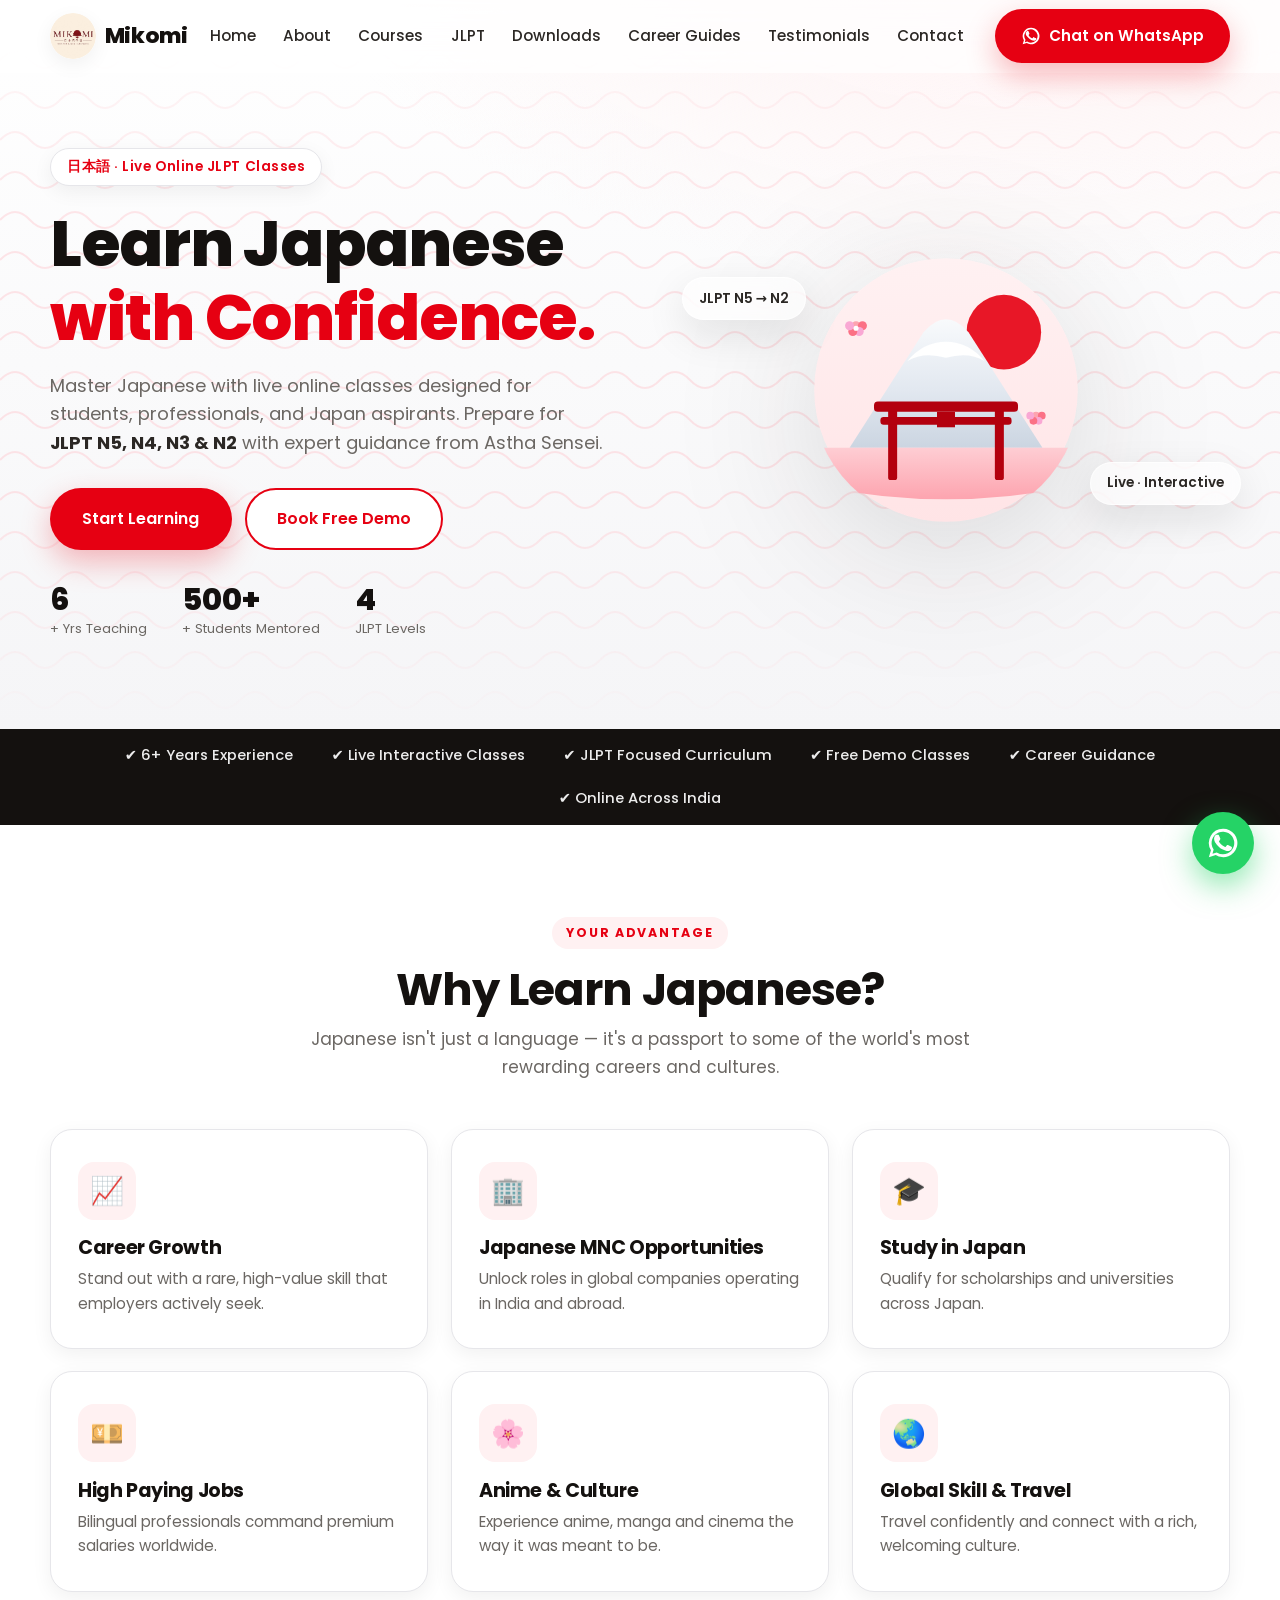
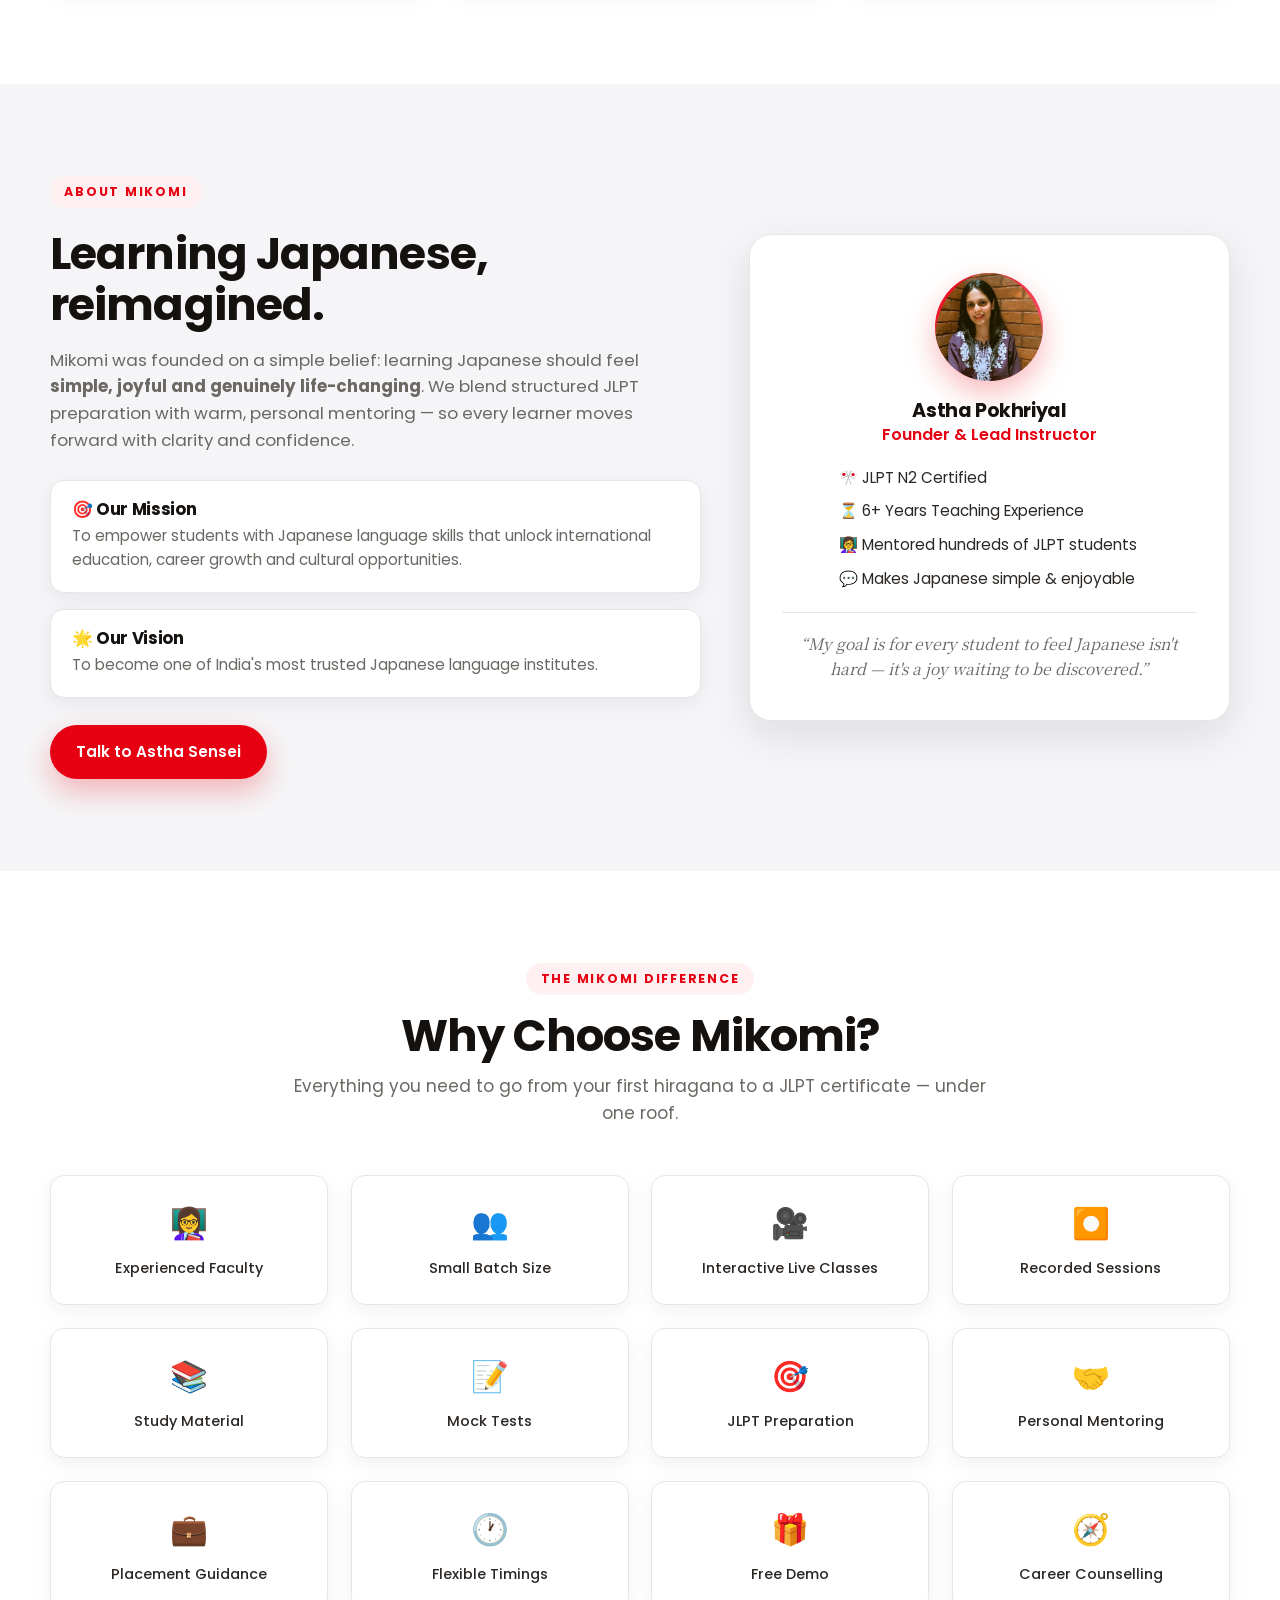
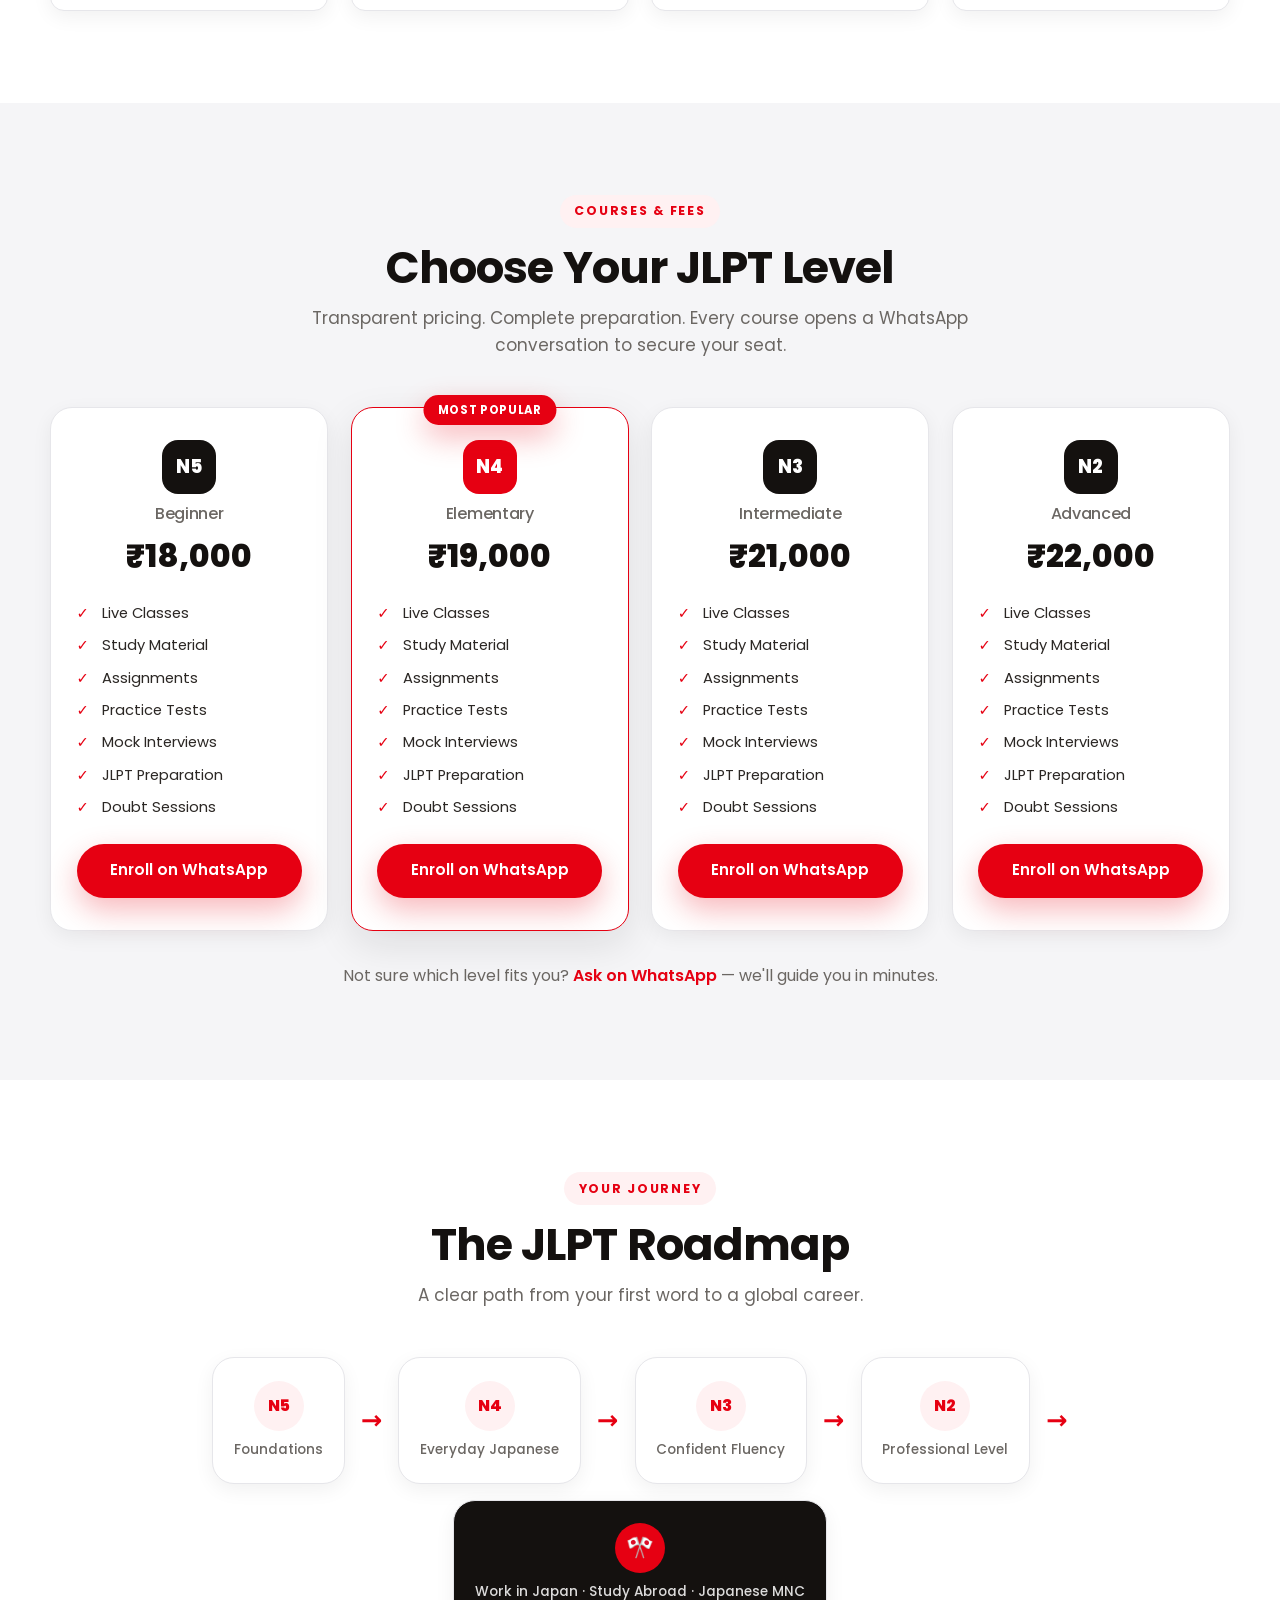
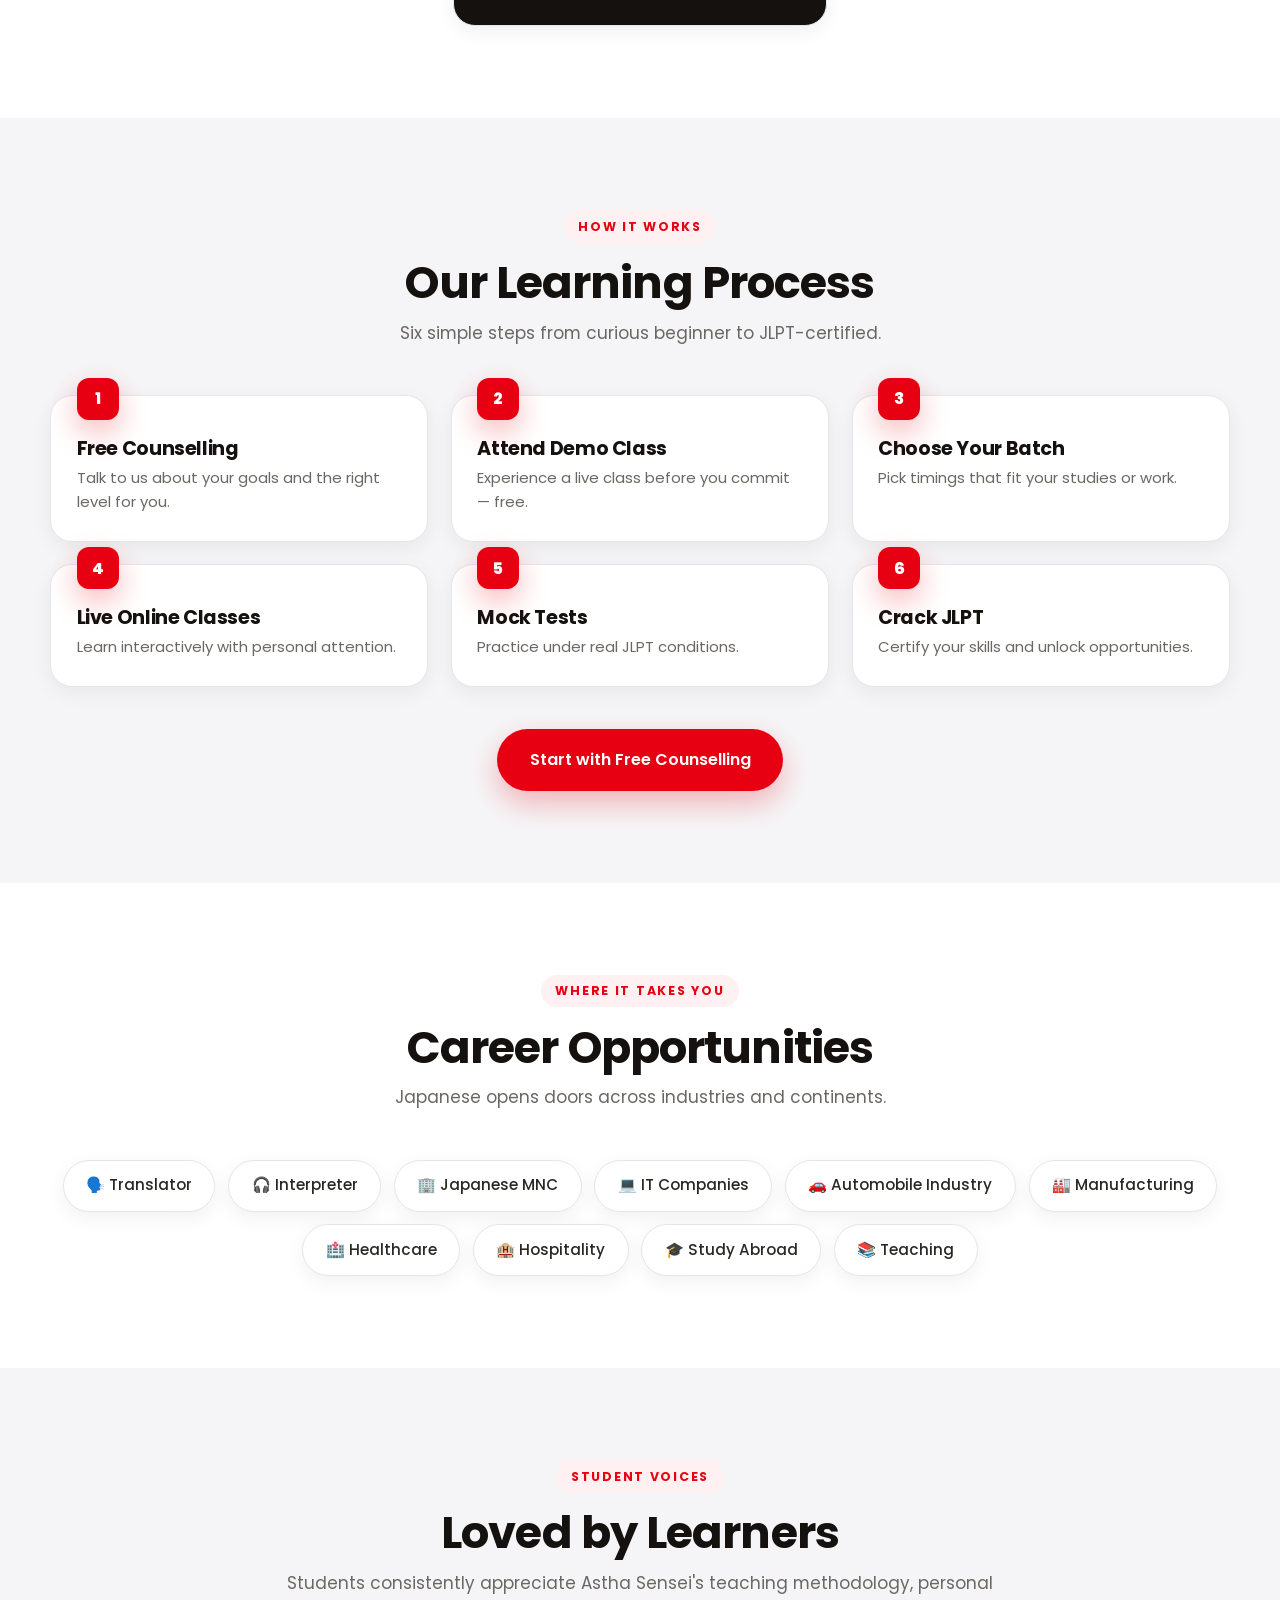
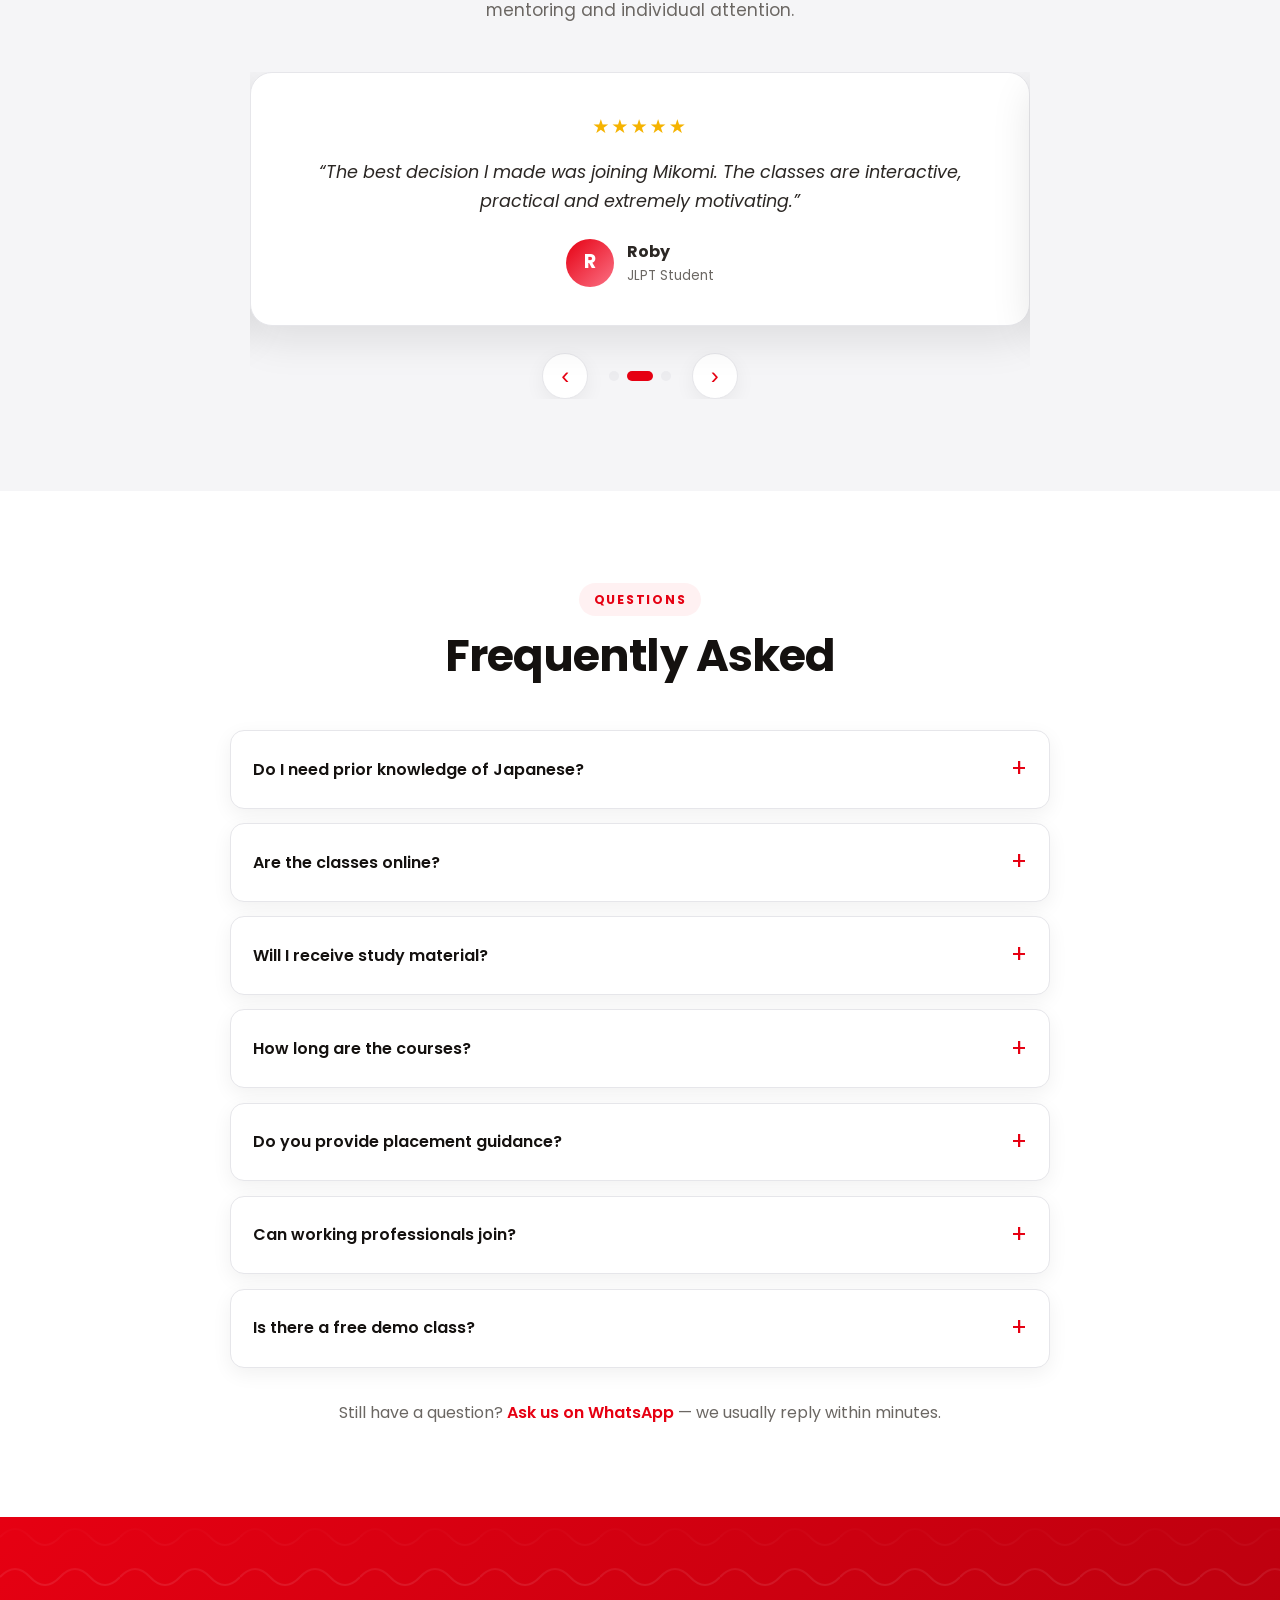
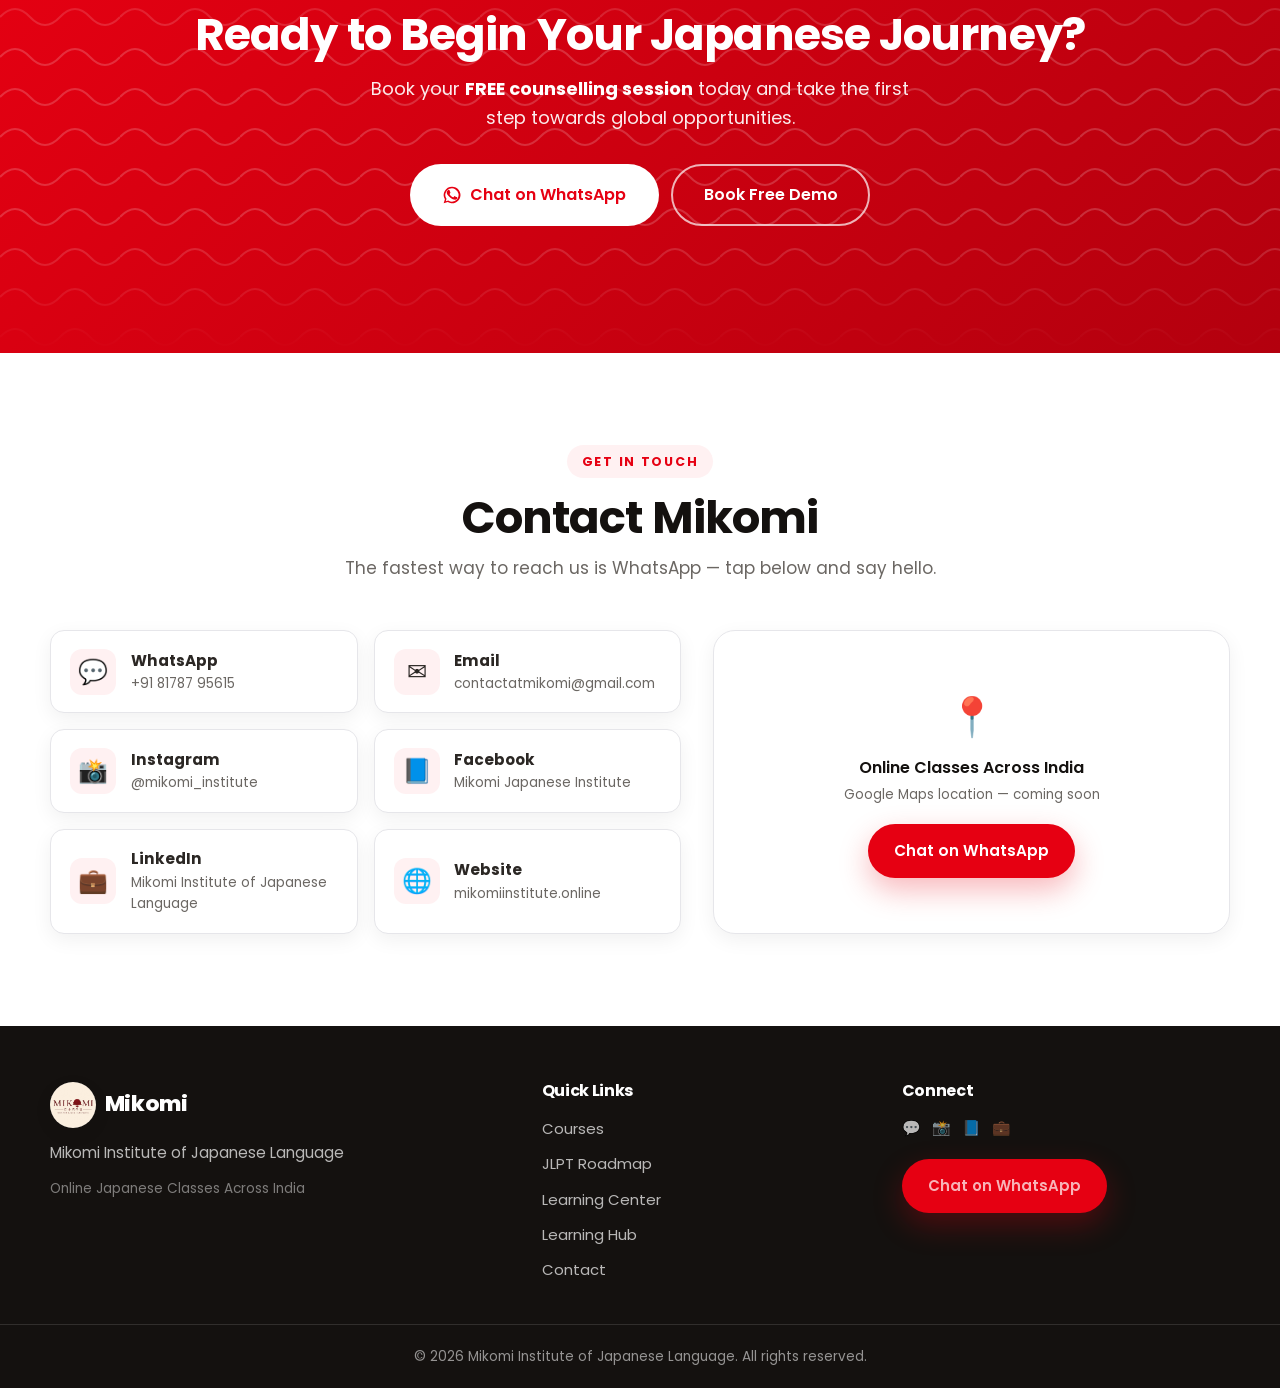
<file: index.html>
<!DOCTYPE html>
<html lang="en">
<head>
  <meta charset="UTF-8" />
  <meta name="viewport" content="width=device-width, initial-scale=1.0" />
  <meta name="theme-color" content="#E60012" />

  <!-- Primary Meta -->
  <title>Mikomi Institute of Japanese Language | Online JLPT N5 N4 N3 N2 Classes</title>
  <meta name="description" content="Learn Japanese online with Astha Sensei. Join live online JLPT N5, N4, N3 & N2 classes with expert guidance, free demo classes, career counselling and placement support." />
  <meta name="keywords" content="Japanese language classes, JLPT N5, JLPT N4, JLPT N3, JLPT N2, online Japanese classes India, learn Japanese, Astha Sensei, Mikomi Japanese Institute" />
  <meta name="author" content="Mikomi Institute of Japanese Language" />
  <meta name="robots" content="index, follow" />
  <link rel="canonical" href="https://mikomiinstitute.online/" />

  <!-- Open Graph -->
  <meta property="og:type" content="website" />
  <meta property="og:site_name" content="Mikomi Institute of Japanese Language" />
  <meta property="og:title" content="Mikomi Institute of Japanese Language | Online JLPT N5 N4 N3 N2 Classes" />
  <meta property="og:description" content="Learn Japanese online with Astha Sensei. Live JLPT N5–N2 classes, free demo, career counselling and placement support." />
  <meta property="og:url" content="https://mikomiinstitute.online/" />
  <meta property="og:image" content="https://mikomiinstitute.online/assets/og-image.svg" />
  <meta property="og:locale" content="en_IN" />

  <!-- Twitter Cards -->
  <meta name="twitter:card" content="summary_large_image" />
  <meta name="twitter:title" content="Mikomi Institute of Japanese Language | Online JLPT Classes" />
  <meta name="twitter:description" content="Live online JLPT N5–N2 classes with Astha Sensei. Free demo & career guidance." />
  <meta name="twitter:image" content="https://mikomiinstitute.online/assets/og-image.svg" />

  <!-- Favicon & Manifest -->
  <link rel="icon" type="image/png" sizes="32x32" href="favicon/favicon-32.png" />
  <link rel="icon" type="image/png" sizes="180x180" href="favicon/favicon-180.png" />
  <link rel="apple-touch-icon" href="favicon/favicon-180.png" />
  <link rel="manifest" href="manifest.json" />

  <!-- Fonts -->
  <link rel="preconnect" href="https://fonts.googleapis.com" />
  <link rel="preconnect" href="https://fonts.gstatic.com" crossorigin />
  <link href="https://fonts.googleapis.com/css2?family=Poppins:wght@300;400;500;600;700;800&family=Noto+Serif+JP:wght@400;600&display=swap" rel="stylesheet" />

  <!-- Styles -->
  <link rel="stylesheet" href="style.css" />

  <!-- Structured Data -->
  <script type="application/ld+json">
  {
    "@context": "https://schema.org",
    "@type": "EducationalOrganization",
    "name": "Mikomi Institute of Japanese Language",
    "alternateName": "Mikomi",
    "url": "https://mikomiinstitute.online/",
    "logo": "https://mikomiinstitute.online/favicon/favicon.svg",
    "description": "Live online Japanese language classes for students and working professionals across India. JLPT N5, N4, N3 & N2 preparation with expert guidance.",
    "email": "contactatmikomi@gmail.com",
    "telephone": "+91-8178795615",
    "founder": {
      "@type": "Person",
      "name": "Astha Pokhriyal",
      "jobTitle": "Founder & Lead Japanese Instructor (JLPT N2 Certified)"
    },
    "sameAs": [
      "https://www.instagram.com/mikomi_institute/",
      "https://www.facebook.com/MikomiJapaneseInstitute/",
      "https://www.linkedin.com/in/mikomi-japanese-language-institute-7945b630b/"
    ],
    "areaServed": "India",
    "contactPoint": {
      "@type": "ContactPoint",
      "telephone": "+91-8178795615",
      "contactType": "Admissions",
      "availableLanguage": ["English", "Hindi", "Japanese"]
    }
  }
  </script>
  <script type="application/ld+json">
  {
    "@context": "https://schema.org",
    "@type": "FAQPage",
    "mainEntity": [
      {"@type":"Question","name":"Do I need prior knowledge of Japanese?","acceptedAnswer":{"@type":"Answer","text":"Not at all. Our N5 course starts from absolute zero — hiragana, katakana and basic grammar are taught step by step."}},
      {"@type":"Question","name":"Are the classes online?","acceptedAnswer":{"@type":"Answer","text":"Yes. All classes are live and interactive, conducted online so you can learn from anywhere in India."}},
      {"@type":"Question","name":"Will I receive study material?","acceptedAnswer":{"@type":"Answer","text":"Yes. Every student gets curated study material, worksheets, practice tests and recorded session access."}},
      {"@type":"Question","name":"How long are the courses?","acceptedAnswer":{"@type":"Answer","text":"Each JLPT level typically runs 3–5 months depending on the batch pace and level."}},
      {"@type":"Question","name":"Do you provide placement guidance?","acceptedAnswer":{"@type":"Answer","text":"Yes. We offer career counselling and placement guidance for Japanese MNCs, translation and study-abroad pathways."}},
      {"@type":"Question","name":"Can working professionals join?","acceptedAnswer":{"@type":"Answer","text":"Absolutely. We run flexible weekend and evening batches designed for working professionals."}},
      {"@type":"Question","name":"Is there a free demo class?","acceptedAnswer":{"@type":"Answer","text":"Yes. Book a free demo class and a free counselling session before you enrol."}}
    ]
  }
  </script>
</head>

<body>
  <!-- ============ LOADER ============ -->
  <div id="loader" class="loader" aria-hidden="true">
    <div class="loader-logo">
      <img src="images/mikomi-logo.jpg" alt="Mikomi Institute of Japanese Language" width="120" height="120" />
    </div>
    <p class="loader-text">Where Your Japanese Journey Begins</p>
  </div>

  <!-- ============ SCROLL PROGRESS ============ -->
  <div class="scroll-progress" id="scrollProgress" aria-hidden="true"></div>

  <!-- ============ HEADER ============ -->
  <header class="header" id="header">
    <nav class="nav container" aria-label="Primary navigation">
      <a href="#home" class="logo" aria-label="Mikomi Institute of Japanese Language — home">
        <img src="images/mikomi-logo.jpg" alt="Mikomi Institute of Japanese Language logo" class="logo-img" width="46" height="46" />
        <span class="logo-text">Mikomi</span>
      </a>

      <button class="nav-toggle" id="navToggle" aria-label="Open menu" aria-expanded="false" aria-controls="navMenu">
        <span></span><span></span><span></span>
      </button>

      <ul class="nav-menu" id="navMenu">
        <li><a href="#home">Home</a></li>
        <li><a href="#about">About</a></li>
        <li><a href="#courses">Courses</a></li>
        <li><a href="#jlpt">JLPT</a></li>
        <li><a href="learning-center.html">Downloads</a></li>
        <li><a href="learning-hub.html">Career Guides</a></li>
        <li><a href="#testimonials">Testimonials</a></li>
        <li><a href="#contact">Contact</a></li>
        <li class="nav-cta-mobile"><a href="#" class="btn btn-primary wa-link">Chat on WhatsApp</a></li>
      </ul>

      <a href="#" class="btn btn-primary nav-cta wa-link" aria-label="Chat on WhatsApp">
        <svg class="wa-icon" viewBox="0 0 24 24" aria-hidden="true"><path d="M17.5 14.4c-.3-.2-1.7-.9-2-1s-.5-.1-.7.1-.7.9-.9 1.1-.4.2-.7 0a8 8 0 0 1-2.4-1.5 9 9 0 0 1-1.6-2c-.2-.3 0-.5.1-.6l.5-.6c.1-.2.2-.3.3-.5s0-.4 0-.5l-1-2.3c-.2-.6-.5-.5-.7-.5H7.5c-.2 0-.5 0-.8.4a3.4 3.4 0 0 0-1 2.5c0 1.5 1 2.9 1.2 3.1s2.2 3.4 5.4 4.7a18 18 0 0 0 1.8.7c.8.2 1.4.2 2 .1.6-.1 1.7-.7 2-1.4.2-.7.2-1.2.2-1.4z"/><path d="M12 2a10 10 0 0 0-8.5 15.2L2 22l4.9-1.5A10 10 0 1 0 12 2m0 18a8 8 0 0 1-4.1-1.1l-.3-.2-3 .8.8-2.9-.2-.3A8 8 0 1 1 12 20"/></svg>
        Chat on WhatsApp
      </a>
    </nav>
  </header>

  <main>
    <!-- ============ HERO ============ -->
    <section class="hero" id="home">
      <div class="wave-bg" aria-hidden="true"></div>
      <div class="petal-layer" id="petalLayer" aria-hidden="true"></div>
      <div class="container hero-grid">
        <div class="hero-copy">
          <span class="eyebrow reveal">日本語 · Live Online JLPT Classes</span>
          <h1 class="reveal">Learn Japanese <span class="text-accent">with Confidence.</span></h1>
          <p class="hero-sub reveal">Master Japanese with live online classes designed for students, professionals, and Japan aspirants. Prepare for <strong>JLPT N5, N4, N3 &amp; N2</strong> with expert guidance from Astha Sensei.</p>
          <div class="hero-ctas reveal">
            <a href="#courses" class="btn btn-primary btn-lg">Start Learning</a>
            <a href="#" class="btn btn-outline btn-lg wa-link">Book Free Demo</a>
          </div>
          <div class="hero-mini-trust reveal">
            <div class="stat"><span class="counter" data-target="6">0</span><small>+ Yrs Teaching</small></div>
            <div class="stat"><span class="counter" data-target="500">0</span><small>+ Students Mentored</small></div>
            <div class="stat"><span class="counter" data-target="4">0</span><small> JLPT Levels</small></div>
          </div>
        </div>

        <!-- Hero illustration: Fuji, Torii, sun, blossoms (inline SVG, scalable, no external asset) -->
        <div class="hero-art reveal" aria-hidden="true">
          <div class="art-float">
            <svg viewBox="0 0 420 420" class="scene" role="img" aria-label="Illustration of Mount Fuji, a Torii gate and cherry blossoms">
              <defs>
                <linearGradient id="sky" x1="0" y1="0" x2="0" y2="1">
                  <stop offset="0%" stop-color="#fff1f2"/>
                  <stop offset="100%" stop-color="#ffe4e6"/>
                </linearGradient>
                <linearGradient id="fuji" x1="0" y1="0" x2="0" y2="1">
                  <stop offset="0%" stop-color="#f8fafc"/>
                  <stop offset="55%" stop-color="#e2e8f0"/>
                  <stop offset="100%" stop-color="#cbd5e1"/>
                </linearGradient>
                <linearGradient id="water" x1="0" y1="0" x2="0" y2="1">
                  <stop offset="0%" stop-color="#fecdd3"/>
                  <stop offset="100%" stop-color="#fda4af"/>
                </linearGradient>
              </defs>
              <circle cx="210" cy="210" r="205" fill="url(#sky)"/>
              <circle cx="300" cy="120" r="58" fill="#E60012" opacity="0.9"/>
              <!-- Fuji -->
              <path d="M60 300 L175 120 Q210 80 245 120 L360 300 Z" fill="url(#fuji)"/>
              <path d="M150 165 Q175 135 210 135 Q245 135 270 165 Q245 150 210 160 Q175 150 150 165Z" fill="#fff"/>
              <!-- water -->
              <path d="M15 300 H405 V360 Q210 400 15 360 Z" fill="url(#water)"/>
              <!-- Torii gate -->
              <g fill="#b3000e">
                <rect x="120" y="235" width="14" height="115" rx="4"/>
                <rect x="286" y="235" width="14" height="115" rx="4"/>
                <rect x="98" y="228" width="224" height="16" rx="6"/>
                <rect x="108" y="252" width="204" height="12" rx="5"/>
                <rect x="196" y="244" width="28" height="24"/>
              </g>
              <!-- blossoms -->
              <g class="blossom-group">
                <g transform="translate(70,110)"><circle r="7" fill="#fda4af"/><circle cx="10" r="7" fill="#fb7185"/><circle cx="5" cy="9" r="7" fill="#f9a8d4"/><circle cx="-5" cy="9" r="7" fill="#fb7185"/><circle cx="-10" r="7" fill="#f9a8d4"/><circle r="4" fill="#fff" cx="0" cy="4"/></g>
                <g transform="translate(350,250)"><circle r="6" fill="#fda4af"/><circle cx="9" r="6" fill="#fb7185"/><circle cx="4" cy="8" r="6" fill="#f9a8d4"/><circle cx="-4" cy="8" r="6" fill="#fb7185"/><circle cx="-9" r="6" fill="#f9a8d4"/></g>
              </g>
            </svg>
          </div>
          <div class="art-badge glass badge-1">JLPT N5 → N2</div>
          <div class="art-badge glass badge-2">Live · Interactive</div>
        </div>
      </div>
    </section>

    <!-- ============ TRUST STRIP ============ -->
    <section class="trust-strip" aria-label="Why families trust Mikomi">
      <div class="container trust-track">
        <span>✔ 6+ Years Experience</span>
        <span>✔ Live Interactive Classes</span>
        <span>✔ JLPT Focused Curriculum</span>
        <span>✔ Free Demo Classes</span>
        <span>✔ Career Guidance</span>
        <span>✔ Online Across India</span>
      </div>
    </section>

    <!-- ============ WHY LEARN JAPANESE ============ -->
    <section class="section" id="why-japanese">
      <div class="container">
        <div class="section-head reveal">
          <span class="section-tag">Your Advantage</span>
          <h2>Why Learn Japanese?</h2>
          <p class="section-lead">Japanese isn't just a language — it's a passport to some of the world's most rewarding careers and cultures.</p>
        </div>
        <div class="card-grid grid-3">
          <article class="feature-card reveal"><div class="feature-icon">📈</div><h3>Career Growth</h3><p>Stand out with a rare, high-value skill that employers actively seek.</p></article>
          <article class="feature-card reveal"><div class="feature-icon">🏢</div><h3>Japanese MNC Opportunities</h3><p>Unlock roles in global companies operating in India and abroad.</p></article>
          <article class="feature-card reveal"><div class="feature-icon">🎓</div><h3>Study in Japan</h3><p>Qualify for scholarships and universities across Japan.</p></article>
          <article class="feature-card reveal"><div class="feature-icon">💴</div><h3>High Paying Jobs</h3><p>Bilingual professionals command premium salaries worldwide.</p></article>
          <article class="feature-card reveal"><div class="feature-icon">🌸</div><h3>Anime &amp; Culture</h3><p>Experience anime, manga and cinema the way it was meant to be.</p></article>
          <article class="feature-card reveal"><div class="feature-icon">🌏</div><h3>Global Skill &amp; Travel</h3><p>Travel confidently and connect with a rich, welcoming culture.</p></article>
        </div>
      </div>
    </section>

    <!-- ============ ABOUT ============ -->
    <section class="section section-alt" id="about">
      <div class="container about-grid">
        <div class="about-copy reveal">
          <span class="section-tag">About Mikomi</span>
          <h2>Learning Japanese, reimagined.</h2>
          <p>Mikomi was founded on a simple belief: learning Japanese should feel <strong>simple, joyful and genuinely life-changing</strong>. We blend structured JLPT preparation with warm, personal mentoring — so every learner moves forward with clarity and confidence.</p>
          <div class="mv-cards">
            <div class="mv-card"><h3>🎯 Our Mission</h3><p>To empower students with Japanese language skills that unlock international education, career growth and cultural opportunities.</p></div>
            <div class="mv-card"><h3>🌟 Our Vision</h3><p>To become one of India's most trusted Japanese language institutes.</p></div>
          </div>
          <a href="#" class="btn btn-primary wa-link">Talk to Astha Sensei</a>
        </div>

        <aside class="founder-card glass reveal" aria-label="About the founder">
          <div class="founder-avatar">
            <img src="images/founder_portrait_640x800.jpg" alt="Astha Pokhriyal, Founder &amp; Lead Instructor at Mikomi Institute of Japanese Language" width="108" height="108" />
          </div>
          <h3>Astha Pokhriyal</h3>
          <p class="founder-role">Founder &amp; Lead Instructor</p>
          <ul class="founder-points">
            <li>🎌 JLPT N2 Certified</li>
            <li>⏳ 6+ Years Teaching Experience</li>
            <li>👩‍🏫 Mentored hundreds of JLPT students</li>
            <li>💬 Makes Japanese simple &amp; enjoyable</li>
          </ul>
          <p class="founder-quote">“My goal is for every student to feel Japanese isn't hard — it's a joy waiting to be discovered.”</p>
        </aside>
      </div>
    </section>

    <!-- ============ WHY MIKOMI ============ -->
    <section class="section" id="why-mikomi">
      <div class="container">
        <div class="section-head reveal">
          <span class="section-tag">The Mikomi Difference</span>
          <h2>Why Choose Mikomi?</h2>
          <p class="section-lead">Everything you need to go from your first hiragana to a JLPT certificate — under one roof.</p>
        </div>
        <div class="card-grid grid-4 why-grid">
          <div class="mini-card reveal"><span>👩‍🏫</span><p>Experienced Faculty</p></div>
          <div class="mini-card reveal"><span>👥</span><p>Small Batch Size</p></div>
          <div class="mini-card reveal"><span>🎥</span><p>Interactive Live Classes</p></div>
          <div class="mini-card reveal"><span>⏺️</span><p>Recorded Sessions</p></div>
          <div class="mini-card reveal"><span>📚</span><p>Study Material</p></div>
          <div class="mini-card reveal"><span>📝</span><p>Mock Tests</p></div>
          <div class="mini-card reveal"><span>🎯</span><p>JLPT Preparation</p></div>
          <div class="mini-card reveal"><span>🤝</span><p>Personal Mentoring</p></div>
          <div class="mini-card reveal"><span>💼</span><p>Placement Guidance</p></div>
          <div class="mini-card reveal"><span>🕐</span><p>Flexible Timings</p></div>
          <div class="mini-card reveal"><span>🎁</span><p>Free Demo</p></div>
          <div class="mini-card reveal"><span>🧭</span><p>Career Counselling</p></div>
        </div>
      </div>
    </section>

    <!-- ============ COURSES ============ -->
    <section class="section section-alt" id="courses">
      <div class="container">
        <div class="section-head reveal">
          <span class="section-tag">Courses &amp; Fees</span>
          <h2>Choose Your JLPT Level</h2>
          <p class="section-lead">Transparent pricing. Complete preparation. Every course opens a WhatsApp conversation to secure your seat.</p>
        </div>
        <div class="card-grid grid-4 pricing-grid">
          <article class="price-card reveal">
            <div class="price-head"><span class="level-badge">N5</span><h3>Beginner</h3><div class="price">₹18,000</div></div>
            <ul class="price-list">
              <li>Live Classes</li><li>Study Material</li><li>Assignments</li><li>Practice Tests</li><li>Mock Interviews</li><li>JLPT Preparation</li><li>Doubt Sessions</li>
            </ul>
            <a href="#" class="btn btn-primary btn-block wa-link">Enroll on WhatsApp</a>
          </article>
          <article class="price-card reveal popular">
            <span class="ribbon">Most Popular</span>
            <div class="price-head"><span class="level-badge">N4</span><h3>Elementary</h3><div class="price">₹19,000</div></div>
            <ul class="price-list">
              <li>Live Classes</li><li>Study Material</li><li>Assignments</li><li>Practice Tests</li><li>Mock Interviews</li><li>JLPT Preparation</li><li>Doubt Sessions</li>
            </ul>
            <a href="#" class="btn btn-primary btn-block wa-link">Enroll on WhatsApp</a>
          </article>
          <article class="price-card reveal">
            <div class="price-head"><span class="level-badge">N3</span><h3>Intermediate</h3><div class="price">₹21,000</div></div>
            <ul class="price-list">
              <li>Live Classes</li><li>Study Material</li><li>Assignments</li><li>Practice Tests</li><li>Mock Interviews</li><li>JLPT Preparation</li><li>Doubt Sessions</li>
            </ul>
            <a href="#" class="btn btn-primary btn-block wa-link">Enroll on WhatsApp</a>
          </article>
          <article class="price-card reveal">
            <div class="price-head"><span class="level-badge">N2</span><h3>Advanced</h3><div class="price">₹22,000</div></div>
            <ul class="price-list">
              <li>Live Classes</li><li>Study Material</li><li>Assignments</li><li>Practice Tests</li><li>Mock Interviews</li><li>JLPT Preparation</li><li>Doubt Sessions</li>
            </ul>
            <a href="#" class="btn btn-primary btn-block wa-link">Enroll on WhatsApp</a>
          </article>
        </div>
        <p class="courses-note reveal">Not sure which level fits you? <a href="#" class="wa-link link-accent">Ask on WhatsApp</a> — we'll guide you in minutes.</p>
      </div>
    </section>

    <!-- ============ JLPT ROADMAP ============ -->
    <section class="section" id="jlpt">
      <div class="container">
        <div class="section-head reveal">
          <span class="section-tag">Your Journey</span>
          <h2>The JLPT Roadmap</h2>
          <p class="section-lead">A clear path from your first word to a global career.</p>
        </div>
        <div class="roadmap reveal">
          <div class="road-node"><span class="road-dot">N5</span><p>Foundations</p></div>
          <div class="road-arrow">→</div>
          <div class="road-node"><span class="road-dot">N4</span><p>Everyday Japanese</p></div>
          <div class="road-arrow">→</div>
          <div class="road-node"><span class="road-dot">N3</span><p>Confident Fluency</p></div>
          <div class="road-arrow">→</div>
          <div class="road-node"><span class="road-dot">N2</span><p>Professional Level</p></div>
          <div class="road-arrow">→</div>
          <div class="road-node road-goal">
            <span class="road-dot goal">🎌</span>
            <p>Work in Japan · Study Abroad · Japanese MNC</p>
          </div>
        </div>
      </div>
    </section>

    <!-- ============ LEARNING PROCESS ============ -->
    <section class="section section-alt" id="process">
      <div class="container">
        <div class="section-head reveal">
          <span class="section-tag">How It Works</span>
          <h2>Our Learning Process</h2>
          <p class="section-lead">Six simple steps from curious beginner to JLPT-certified.</p>
        </div>
        <div class="steps-grid">
          <div class="step-card reveal"><span class="step-num">1</span><h3>Free Counselling</h3><p>Talk to us about your goals and the right level for you.</p></div>
          <div class="step-card reveal"><span class="step-num">2</span><h3>Attend Demo Class</h3><p>Experience a live class before you commit — free.</p></div>
          <div class="step-card reveal"><span class="step-num">3</span><h3>Choose Your Batch</h3><p>Pick timings that fit your studies or work.</p></div>
          <div class="step-card reveal"><span class="step-num">4</span><h3>Live Online Classes</h3><p>Learn interactively with personal attention.</p></div>
          <div class="step-card reveal"><span class="step-num">5</span><h3>Mock Tests</h3><p>Practice under real JLPT conditions.</p></div>
          <div class="step-card reveal"><span class="step-num">6</span><h3>Crack JLPT</h3><p>Certify your skills and unlock opportunities.</p></div>
        </div>
        <div class="center reveal"><a href="#" class="btn btn-primary btn-lg wa-link">Start with Free Counselling</a></div>
      </div>
    </section>

    <!-- ============ CAREER OPPORTUNITIES ============ -->
    <section class="section" id="careers">
      <div class="container">
        <div class="section-head reveal">
          <span class="section-tag">Where It Takes You</span>
          <h2>Career Opportunities</h2>
          <p class="section-lead">Japanese opens doors across industries and continents.</p>
        </div>
        <div class="career-grid">
          <span class="career-chip reveal">🗣️ Translator</span>
          <span class="career-chip reveal">🎧 Interpreter</span>
          <span class="career-chip reveal">🏢 Japanese MNC</span>
          <span class="career-chip reveal">💻 IT Companies</span>
          <span class="career-chip reveal">🚗 Automobile Industry</span>
          <span class="career-chip reveal">🏭 Manufacturing</span>
          <span class="career-chip reveal">🏥 Healthcare</span>
          <span class="career-chip reveal">🏨 Hospitality</span>
          <span class="career-chip reveal">🎓 Study Abroad</span>
          <span class="career-chip reveal">📚 Teaching</span>
        </div>
      </div>
    </section>

    <!-- ============ TESTIMONIALS ============ -->
    <section class="section section-alt" id="testimonials">
      <div class="container">
        <div class="section-head reveal">
          <span class="section-tag">Student Voices</span>
          <h2>Loved by Learners</h2>
          <p class="section-lead">Students consistently appreciate Astha Sensei's teaching methodology, personal mentoring and individual attention.</p>
        </div>
        <div class="carousel" id="carousel">
          <div class="carousel-track" id="carouselTrack">
            <blockquote class="t-card">
              <div class="stars">★★★★★</div>
              <p>“Astha Sensei made learning Japanese incredibly easy. The structured classes and continuous support helped me clear JLPT with confidence.”</p>
              <footer><span class="t-avatar">M</span><span><strong>Mayank</strong><small>JLPT Student</small></span></footer>
            </blockquote>
            <blockquote class="t-card">
              <div class="stars">★★★★★</div>
              <p>“The best decision I made was joining Mikomi. The classes are interactive, practical and extremely motivating.”</p>
              <footer><span class="t-avatar">R</span><span><strong>Roby</strong><small>JLPT Student</small></span></footer>
            </blockquote>
            <blockquote class="t-card">
              <div class="stars">★★★★★</div>
              <p>“The personal attention is unmatched. Astha Sensei genuinely cares that every student understands before moving ahead.”</p>
              <footer><span class="t-avatar">S</span><span><strong>Sana</strong><small>Working Professional</small></span></footer>
            </blockquote>
          </div>
          <div class="carousel-controls">
            <button class="carousel-btn" id="prevBtn" aria-label="Previous testimonial">‹</button>
            <div class="carousel-dots" id="carouselDots"></div>
            <button class="carousel-btn" id="nextBtn" aria-label="Next testimonial">›</button>
          </div>
        </div>
      </div>
    </section>

    <!-- ============ FAQ ============ -->
    <section class="section" id="faq">
      <div class="container narrow">
        <div class="section-head reveal">
          <span class="section-tag">Questions</span>
          <h2>Frequently Asked</h2>
        </div>
        <div class="faq-list">
          <details class="faq-item reveal"><summary>Do I need prior knowledge of Japanese?</summary><p>Not at all. Our N5 course starts from absolute zero — hiragana, katakana and basic grammar are taught step by step.</p></details>
          <details class="faq-item reveal"><summary>Are the classes online?</summary><p>Yes. All classes are live and interactive, conducted online so you can learn from anywhere in India.</p></details>
          <details class="faq-item reveal"><summary>Will I receive study material?</summary><p>Yes. Every student gets curated study material, worksheets, practice tests and recorded session access.</p></details>
          <details class="faq-item reveal"><summary>How long are the courses?</summary><p>Each JLPT level typically runs 3–5 months depending on the batch pace and level.</p></details>
          <details class="faq-item reveal"><summary>Do you provide placement guidance?</summary><p>Yes. We offer career counselling and placement guidance for Japanese MNCs, translation roles and study-abroad pathways.</p></details>
          <details class="faq-item reveal"><summary>Can working professionals join?</summary><p>Absolutely. We run flexible weekend and evening batches designed for working professionals.</p></details>
          <details class="faq-item reveal"><summary>Is there a free demo class?</summary><p>Yes. Book a free demo class and a free counselling session before you enrol.</p></details>
        </div>
        <p class="courses-note reveal">Still have a question? <a href="#" class="wa-link link-accent">Ask us on WhatsApp</a> — we usually reply within minutes.</p>
      </div>
    </section>

    <!-- ============ FINAL CTA ============ -->
    <section class="final-cta">
      <div class="wave-bg dark" aria-hidden="true"></div>
      <div class="container center reveal">
        <h2>Ready to Begin Your Japanese Journey?</h2>
        <p>Book your <strong>FREE counselling session</strong> today and take the first step towards global opportunities.</p>
        <div class="hero-ctas center-ctas">
          <a href="#" class="btn btn-white btn-lg wa-link">
            <svg class="wa-icon" viewBox="0 0 24 24" aria-hidden="true"><path d="M12 2a10 10 0 0 0-8.5 15.2L2 22l4.9-1.5A10 10 0 1 0 12 2m0 18a8 8 0 0 1-4.1-1.1l-.3-.2-3 .8.8-2.9-.2-.3A8 8 0 1 1 12 20"/><path d="M17.5 14.4c-.3-.2-1.7-.9-2-1s-.5-.1-.7.1-.7.9-.9 1.1-.4.2-.7 0a8 8 0 0 1-2.4-1.5 9 9 0 0 1-1.6-2c-.2-.3 0-.5.1-.6l.5-.6c.1-.2.2-.3.3-.5s0-.4 0-.5l-1-2.3c-.2-.6-.5-.5-.7-.5H7.5c-.2 0-.5 0-.8.4a3.4 3.4 0 0 0-1 2.5c0 1.5 1 2.9 1.2 3.1s2.2 3.4 5.4 4.7a18 18 0 0 0 1.8.7c.8.2 1.4.2 2 .1.6-.1 1.7-.7 2-1.4.2-.7.2-1.2.2-1.4z"/></svg>
            Chat on WhatsApp
          </a>
          <a href="#" class="btn btn-outline-white btn-lg wa-link">Book Free Demo</a>
        </div>
      </div>
    </section>

    <!-- ============ CONTACT ============ -->
    <section class="section" id="contact">
      <div class="container">
        <div class="section-head reveal">
          <span class="section-tag">Get in Touch</span>
          <h2>Contact Mikomi</h2>
          <p class="section-lead">The fastest way to reach us is WhatsApp — tap below and say hello.</p>
        </div>
        <div class="contact-grid">
          <div class="contact-cards">
            <a href="#" class="contact-card wa-link reveal"><span class="c-icon">💬</span><div><strong>WhatsApp</strong><p>+91 81787 95615</p></div></a>
            <a href="mailto:contactatmikomi@gmail.com" class="contact-card reveal"><span class="c-icon">✉️</span><div><strong>Email</strong><p>contactatmikomi@gmail.com</p></div></a>
            <a href="https://www.instagram.com/mikomi_institute/" target="_blank" rel="noopener" class="contact-card reveal"><span class="c-icon">📸</span><div><strong>Instagram</strong><p>@mikomi_institute</p></div></a>
            <a href="https://www.facebook.com/MikomiJapaneseInstitute/" target="_blank" rel="noopener" class="contact-card reveal"><span class="c-icon">📘</span><div><strong>Facebook</strong><p>Mikomi Japanese Institute</p></div></a>
            <a href="https://www.linkedin.com/in/mikomi-japanese-language-institute-7945b630b/" target="_blank" rel="noopener" class="contact-card reveal"><span class="c-icon">💼</span><div><strong>LinkedIn</strong><p>Mikomi Institute of Japanese Language</p></div></a>
            <a href="https://mikomiinstitute.online/" class="contact-card reveal"><span class="c-icon">🌐</span><div><strong>Website</strong><p>mikomiinstitute.online</p></div></a>
          </div>
          <div class="contact-map glass reveal" aria-label="Location map placeholder">
            <div class="map-placeholder">
              <span>📍</span>
              <p>Online Classes Across India</p>
              <small>Google Maps location — coming soon</small>
              <a href="#" class="btn btn-primary wa-link">Chat on WhatsApp</a>
            </div>
          </div>
        </div>
      </div>
    </section>
  </main>

  <!-- ============ FOOTER ============ -->
  <footer class="footer">
    <div class="container footer-grid">
      <div class="footer-brand">
        <a href="#home" class="logo logo-light"><img src="images/mikomi-logo.jpg" alt="Mikomi Institute of Japanese Language logo" class="logo-img" width="46" height="46" /><span class="logo-text">Mikomi</span></a>
        <p>Mikomi Institute of Japanese Language</p>
        <p class="footer-muted">Online Japanese Classes Across India</p>
      </div>
      <div class="footer-links">
        <h4>Quick Links</h4>
        <ul>
          <li><a href="#courses">Courses</a></li>
          <li><a href="#jlpt">JLPT Roadmap</a></li>
          <li><a href="learning-center.html">Learning Center</a></li>
          <li><a href="learning-hub.html">Learning Hub</a></li>
          <li><a href="#contact">Contact</a></li>
        </ul>
      </div>
      <div class="footer-links">
        <h4>Connect</h4>
        <div class="footer-social">
          <a href="#" class="wa-link" aria-label="WhatsApp">💬</a>
          <a href="https://www.instagram.com/mikomi_institute/" target="_blank" rel="noopener" aria-label="Instagram">📸</a>
          <a href="https://www.facebook.com/MikomiJapaneseInstitute/" target="_blank" rel="noopener" aria-label="Facebook">📘</a>
          <a href="https://www.linkedin.com/in/mikomi-japanese-language-institute-7945b630b/" target="_blank" rel="noopener" aria-label="LinkedIn">💼</a>
        </div>
        <a href="#" class="btn btn-primary wa-link footer-cta">Chat on WhatsApp</a>
      </div>
    </div>
    <div class="footer-bottom">
      <div class="container">
        <p>© <span id="year"></span> Mikomi Institute of Japanese Language. All rights reserved.</p>
      </div>
    </div>
  </footer>

  <!-- ============ FLOATING WHATSAPP ============ -->
  <a href="#" class="wa-float wa-link" aria-label="Chat with Mikomi on WhatsApp">
    <svg viewBox="0 0 24 24" aria-hidden="true"><path d="M12 2a10 10 0 0 0-8.5 15.2L2 22l4.9-1.5A10 10 0 1 0 12 2m0 18a8 8 0 0 1-4.1-1.1l-.3-.2-3 .8.8-2.9-.2-.3A8 8 0 1 1 12 20"/><path d="M17.5 14.4c-.3-.2-1.7-.9-2-1s-.5-.1-.7.1-.7.9-.9 1.1-.4.2-.7 0a8 8 0 0 1-2.4-1.5 9 9 0 0 1-1.6-2c-.2-.3 0-.5.1-.6l.5-.6c.1-.2.2-.3.3-.5s0-.4 0-.5l-1-2.3c-.2-.6-.5-.5-.7-.5H7.5c-.2 0-.5 0-.8.4a3.4 3.4 0 0 0-1 2.5c0 1.5 1 2.9 1.2 3.1s2.2 3.4 5.4 4.7a18 18 0 0 0 1.8.7c.8.2 1.4.2 2 .1.6-.1 1.7-.7 2-1.4.2-.7.2-1.2.2-1.4z"/></svg>
  </a>

  <!-- ============ BACK TO TOP ============ -->
  <button class="back-top" id="backTop" aria-label="Back to top">↑</button>

  <!-- ============ TIMED / EXIT POPUP ============ -->
  <div class="popup-overlay" id="popupOverlay" aria-hidden="true"></div>
  <div class="popup" id="popup" role="dialog" aria-modal="true" aria-labelledby="popupTitle" aria-hidden="true">
    <button class="popup-close" id="popupClose" aria-label="Close popup">×</button>
    <div class="popup-emoji">👋</div>
    <h3 id="popupTitle">Confused about N5 or N4?</h3>
    <p class="popup-text" id="popupText">Need help choosing your JLPT level? Talk to our counsellor and chat with us instantly.</p>
    <a href="#" class="btn btn-primary btn-block wa-link">Chat with a Counsellor</a>
  </div>

  <!-- ============ STICKY MOBILE BAR ============ -->
  <div class="mobile-bar">
    <a href="#" class="mobile-bar-btn wa wa-link">
      <svg class="wa-icon" viewBox="0 0 24 24" aria-hidden="true"><path d="M12 2a10 10 0 0 0-8.5 15.2L2 22l4.9-1.5A10 10 0 1 0 12 2m0 18a8 8 0 0 1-4.1-1.1l-.3-.2-3 .8.8-2.9-.2-.3A8 8 0 1 1 12 20"/></svg>
      WhatsApp
    </a>
    <a href="#" class="mobile-bar-btn demo wa-link">📅 Book Demo</a>
  </div>

  <script src="script.js"></script>
</body>
</html>
</file>
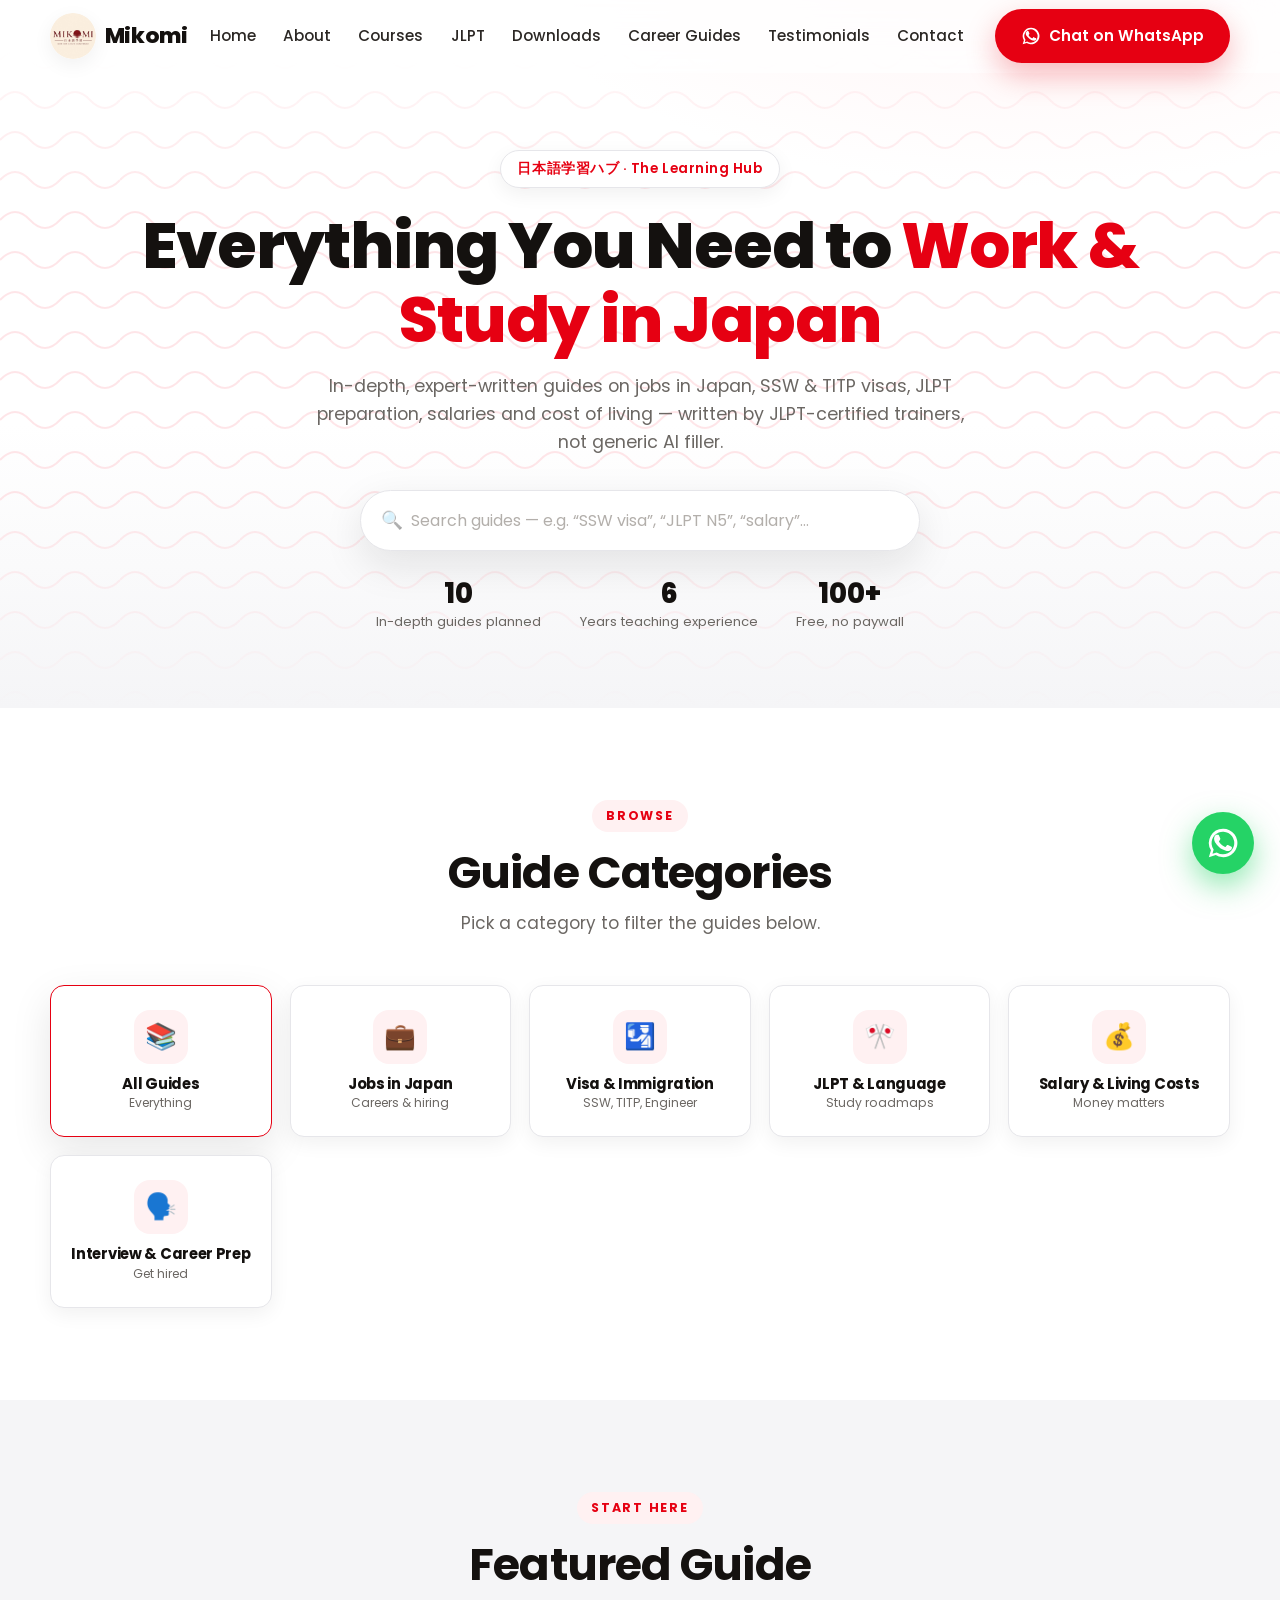
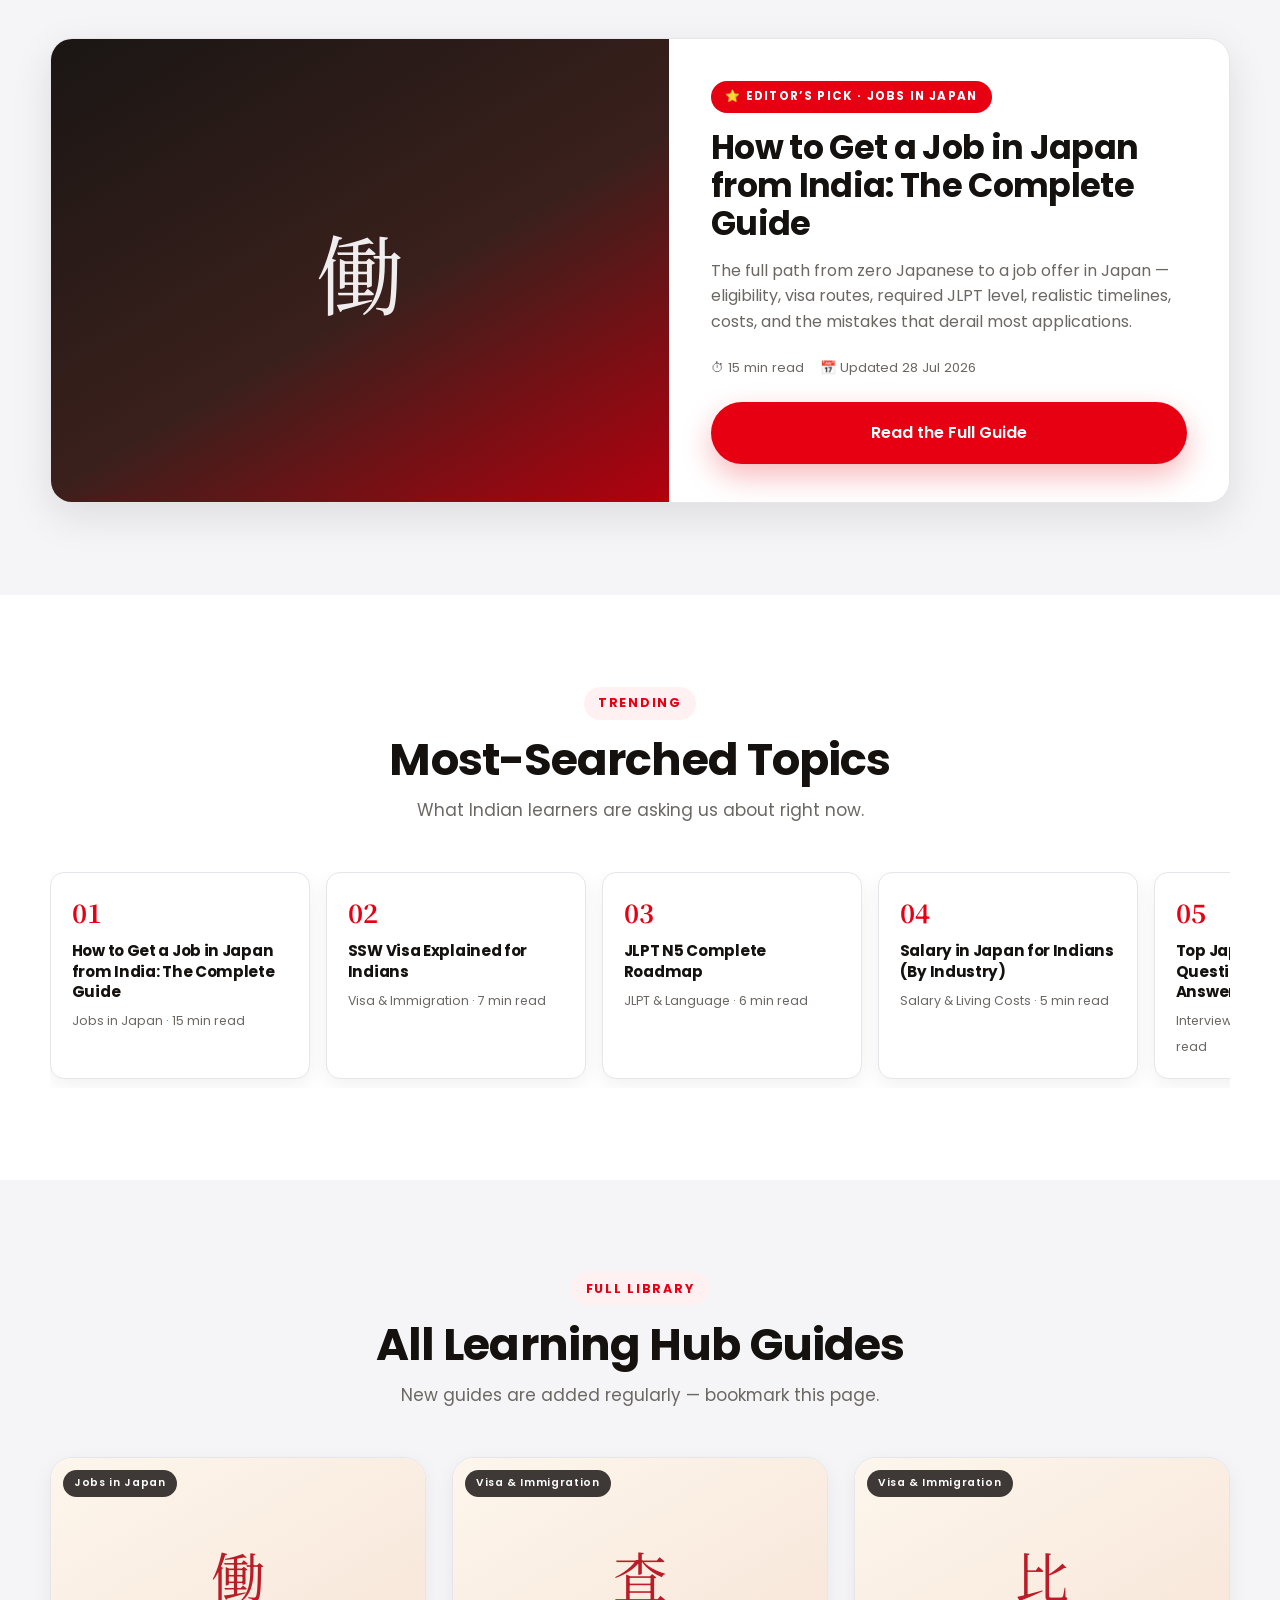
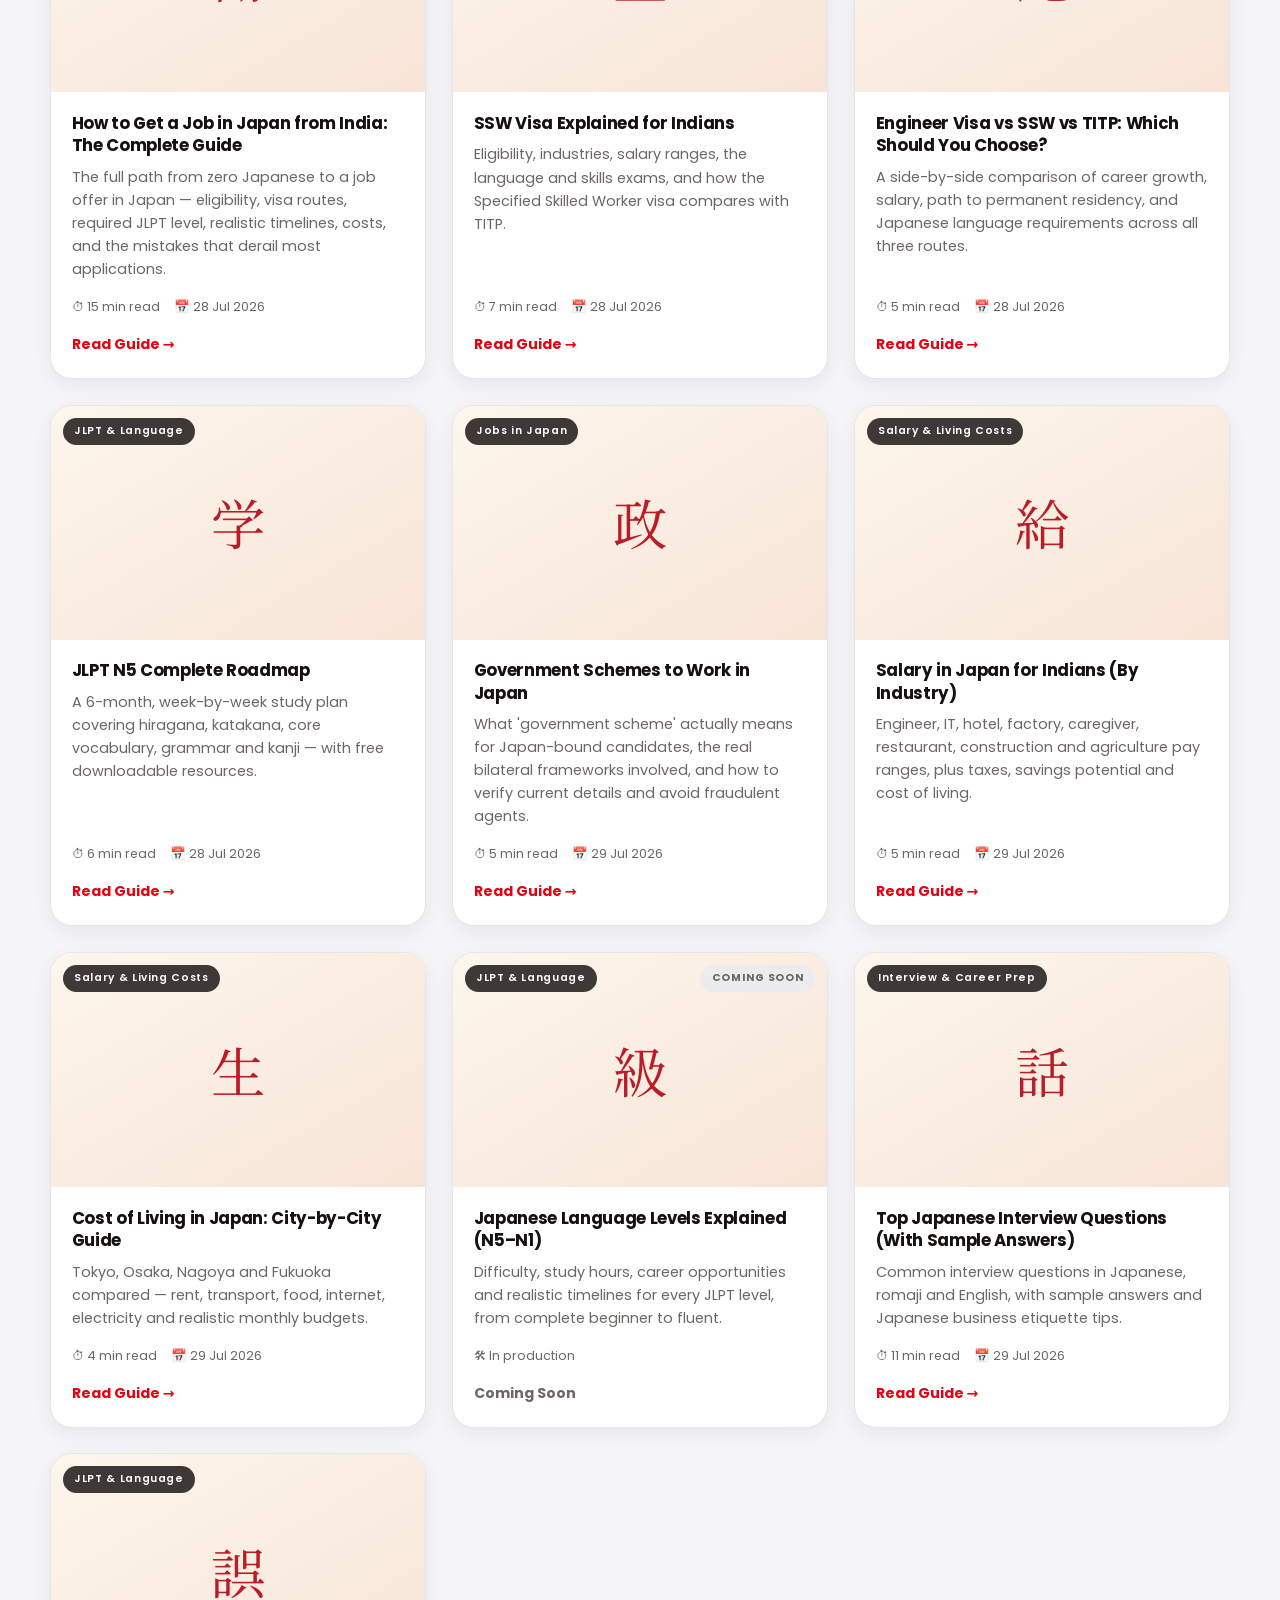
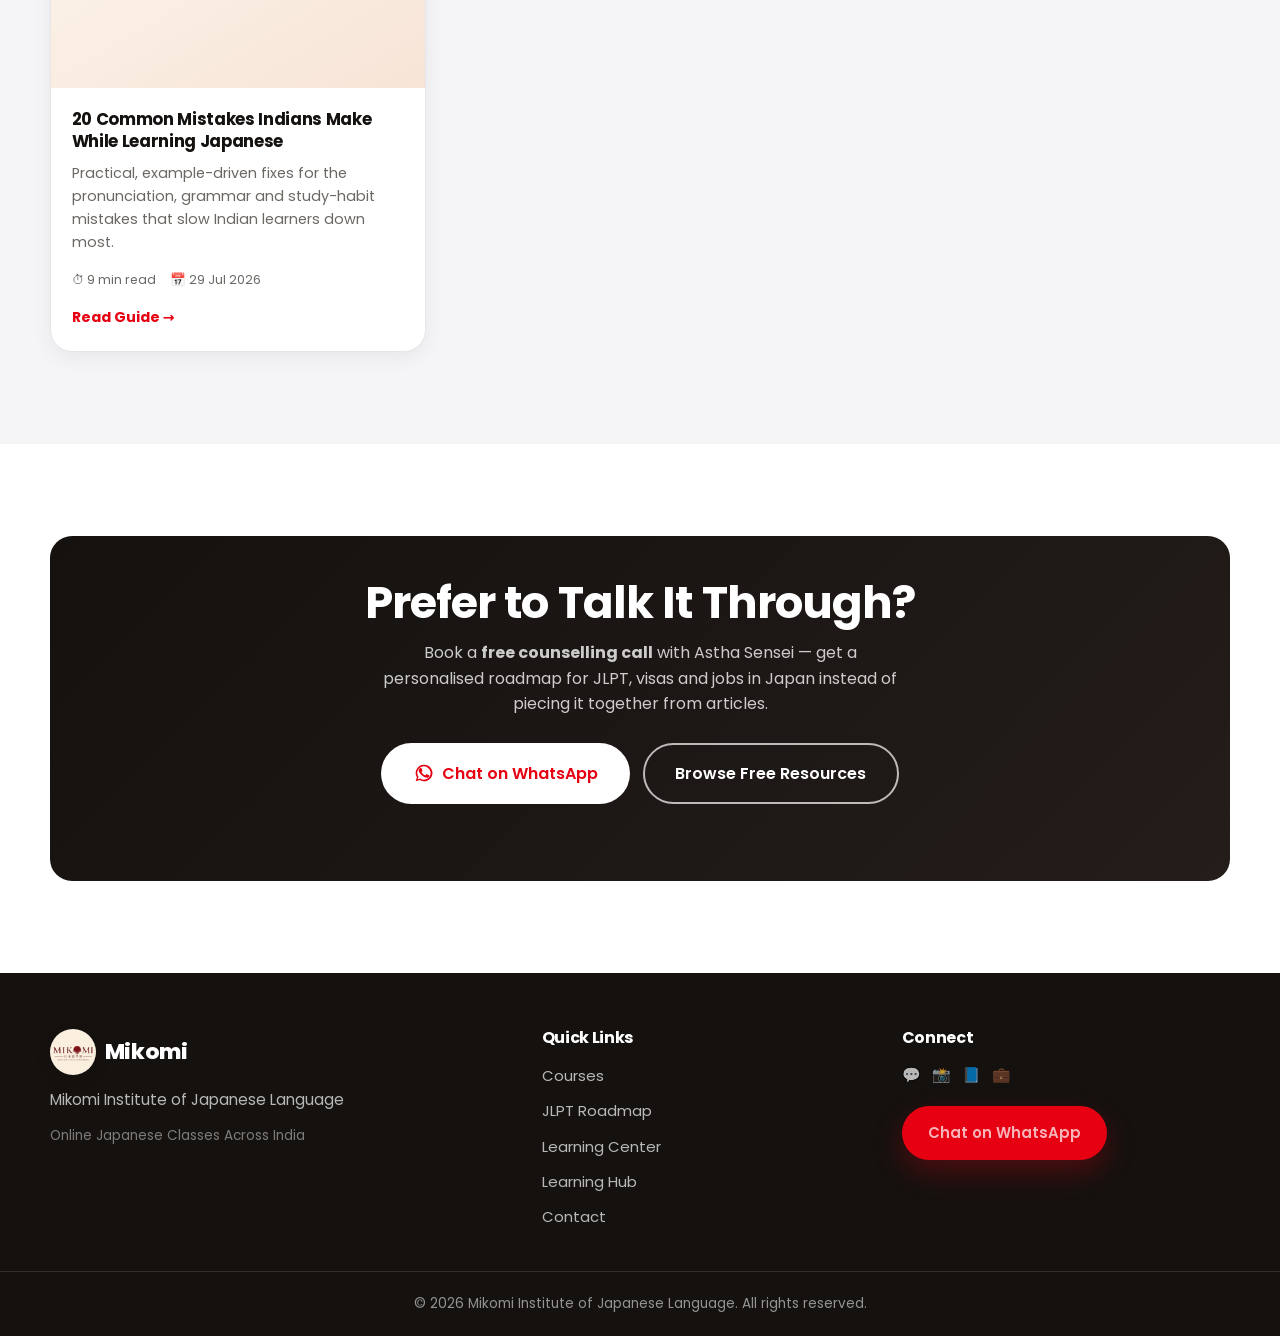
<file: learning-hub.html>
<!DOCTYPE html>
<html lang="en">
<head>
  <meta charset="UTF-8" />
  <meta name="viewport" content="width=device-width, initial-scale=1.0" />
  <meta name="theme-color" content="#E60012" />

  <!-- Primary Meta -->
  <title>Learning Hub | Jobs in Japan, JLPT, Visa &amp; Salary Guides — Mikomi</title>
  <meta name="description" content="In-depth, expert-written guides on getting a job in Japan from India, SSW &amp; TITP visas, JLPT preparation, salaries and cost of living — from Mikomi Institute of Japanese Language." />
  <meta name="keywords" content="jobs in japan for indians, ssw visa india, jlpt roadmap, japan work visa, salary in japan, cost of living in japan, study in japan, japanese language levels" />
  <meta name="author" content="Mikomi Institute of Japanese Language" />
  <meta name="robots" content="index, follow" />
  <link rel="canonical" href="https://mikomiinstitute.online/learning-hub.html" />

  <!-- Open Graph -->
  <meta property="og:type" content="website" />
  <meta property="og:site_name" content="Mikomi Institute of Japanese Language" />
  <meta property="og:title" content="Learning Hub | Jobs in Japan, JLPT, Visa &amp; Salary Guides" />
  <meta property="og:description" content="Expert, in-depth guides on jobs in Japan, SSW/TITP visas, JLPT preparation, salaries and cost of living — written by JLPT-certified trainers." />
  <meta property="og:url" content="https://mikomiinstitute.online/learning-hub.html" />
  <meta property="og:image" content="https://mikomiinstitute.online/assets/og-image.svg" />
  <meta property="og:locale" content="en_IN" />

  <!-- Twitter Cards -->
  <meta name="twitter:card" content="summary_large_image" />
  <meta name="twitter:title" content="Learning Hub | Jobs in Japan, JLPT, Visa &amp; Salary Guides — Mikomi" />
  <meta name="twitter:description" content="Expert guides on jobs in Japan, SSW/TITP visas, JLPT prep, salaries and cost of living." />
  <meta name="twitter:image" content="https://mikomiinstitute.online/assets/og-image.svg" />

  <!-- Favicon & Manifest -->
  <link rel="icon" type="image/png" sizes="32x32" href="favicon/favicon-32.png" />
  <link rel="icon" type="image/png" sizes="180x180" href="favicon/favicon-180.png" />
  <link rel="apple-touch-icon" href="favicon/favicon-180.png" />
  <link rel="manifest" href="manifest.json" />

  <!-- Fonts -->
  <link rel="preconnect" href="https://fonts.googleapis.com" />
  <link rel="preconnect" href="https://fonts.gstatic.com" crossorigin />
  <link href="https://fonts.googleapis.com/css2?family=Poppins:wght@300;400;500;600;700;800&family=Noto+Serif+JP:wght@400;600&display=swap" rel="stylesheet" />

  <!-- Styles: base design system first, page additions second -->
  <link rel="stylesheet" href="style.css" />
  <link rel="stylesheet" href="learning-hub.css" />

  <!-- Structured Data -->
  <script type="application/ld+json">
  {
    "@context": "https://schema.org",
    "@type": "CollectionPage",
    "name": "Mikomi Learning Hub",
    "description": "In-depth guides on jobs in Japan, visas, JLPT preparation, salaries and cost of living for Indian learners.",
    "url": "https://mikomiinstitute.online/learning-hub.html",
    "isPartOf": {
      "@type": "WebSite",
      "name": "Mikomi Institute of Japanese Language",
      "url": "https://mikomiinstitute.online/"
    },
    "publisher": {
      "@type": "EducationalOrganization",
      "name": "Mikomi Institute of Japanese Language",
      "url": "https://mikomiinstitute.online/"
    }
  }
  </script>
  <script type="application/ld+json">
  {
    "@context": "https://schema.org",
    "@type": "BreadcrumbList",
    "itemListElement": [
      { "@type": "ListItem", "position": 1, "name": "Home", "item": "https://mikomiinstitute.online/" },
      { "@type": "ListItem", "position": 2, "name": "Learning Hub", "item": "https://mikomiinstitute.online/learning-hub.html" }
    ]
  }
  </script>
</head>

<body>
  <!-- ============ LOADER ============ -->
  <div id="loader" class="loader" aria-hidden="true">
    <div class="loader-logo">
      <img src="images/mikomi-logo.jpg" alt="Mikomi Institute of Japanese Language" width="120" height="120" />
    </div>
    <p class="loader-text">Where Your Japanese Journey Begins</p>
  </div>

  <!-- ============ SCROLL PROGRESS ============ -->
  <div class="scroll-progress" id="scrollProgress" aria-hidden="true"></div>

  <!-- ============ HEADER ============ -->
  <header class="header" id="header">
    <nav class="nav container" aria-label="Primary navigation">
      <a href="index.html" class="logo" aria-label="Mikomi Institute of Japanese Language — home">
        <img src="images/mikomi-logo.jpg" alt="Mikomi Institute of Japanese Language logo" class="logo-img" width="46" height="46" />
        <span class="logo-text">Mikomi</span>
      </a>

      <button class="nav-toggle" id="navToggle" aria-label="Open menu" aria-expanded="false" aria-controls="navMenu">
        <span></span><span></span><span></span>
      </button>

      <ul class="nav-menu" id="navMenu">
        <li><a href="index.html#home">Home</a></li>
        <li><a href="index.html#about">About</a></li>
        <li><a href="index.html#courses">Courses</a></li>
        <li><a href="index.html#jlpt">JLPT</a></li>
        <li><a href="learning-center.html">Downloads</a></li>
        <li><a href="learning-hub.html" aria-current="page">Career Guides</a></li>
        <li><a href="index.html#testimonials">Testimonials</a></li>
        <li><a href="index.html#contact">Contact</a></li>
        <li class="nav-cta-mobile"><a href="#" class="btn btn-primary wa-link">Chat on WhatsApp</a></li>
      </ul>

      <a href="#" class="btn btn-primary nav-cta wa-link" aria-label="Chat on WhatsApp">
        <svg class="wa-icon" viewBox="0 0 24 24" aria-hidden="true"><path d="M17.5 14.4c-.3-.2-1.7-.9-2-1s-.5-.1-.7.1-.7.9-.9 1.1-.4.2-.7 0a8 8 0 0 1-2.4-1.5 9 9 0 0 1-1.6-2c-.2-.3 0-.5.1-.6l.5-.6c.1-.2.2-.3.3-.5s0-.4 0-.5l-1-2.3c-.2-.6-.5-.5-.7-.5H7.5c-.2 0-.5 0-.8.4a3.4 3.4 0 0 0-1 2.5c0 1.5 1 2.9 1.2 3.1s2.2 3.4 5.4 4.7a18 18 0 0 0 1.8.7c.8.2 1.4.2 2 .1.6-.1 1.7-.7 2-1.4.2-.7.2-1.2.2-1.4z"/><path d="M12 2a10 10 0 0 0-8.5 15.2L2 22l4.9-1.5A10 10 0 1 0 12 2m0 18a8 8 0 0 1-4.1-1.1l-.3-.2-3 .8.8-2.9-.2-.3A8 8 0 1 1 12 20"/></svg>
        Chat on WhatsApp
      </a>
    </nav>
  </header>

  <main>
    <!-- ============ HUB HERO ============ -->
    <section class="hub-hero">
      <div class="wave-bg" aria-hidden="true"></div>
      <div class="container">
        <span class="eyebrow reveal">日本語学習ハブ · The Learning Hub</span>
        <h1 class="reveal">Everything You Need to <span class="text-accent">Work &amp; Study in Japan</span></h1>
        <p class="hub-hero-sub reveal">In-depth, expert-written guides on jobs in Japan, SSW &amp; TITP visas, JLPT preparation, salaries and cost of living — written by JLPT-certified trainers, not generic AI filler.</p>

        <form class="hub-search reveal" role="search" onsubmit="return false;">
          <span class="hub-search-icon" aria-hidden="true">🔍</span>
          <input type="search" id="hubSearchInput" placeholder="Search guides — e.g. “SSW visa”, “JLPT N5”, “salary”…" aria-label="Search Learning Hub articles" />
        </form>

        <div class="hub-stats reveal">
          <div class="stat"><span class="counter" data-target="10">0</span><small>In-depth guides planned</small></div>
          <div class="stat"><span class="counter" data-target="6">0</span><small>Years teaching experience</small></div>
          <div class="stat"><span class="counter" data-target="100">0</span><small>Free, no paywall</small></div>
        </div>
      </div>
    </section>

    <!-- ============ CATEGORIES ============ -->
    <section class="section" id="categories">
      <div class="container">
        <div class="section-head reveal">
          <span class="section-tag">Browse</span>
          <h2>Guide Categories</h2>
          <p class="section-lead">Pick a category to filter the guides below.</p>
        </div>
        <div class="hub-cat-grid" id="hubCategories"></div>
      </div>
    </section>

    <!-- ============ FEATURED ============ -->
    <section class="section section-alt">
      <div class="container">
        <div class="section-head reveal">
          <span class="section-tag">Start Here</span>
          <h2>Featured Guide</h2>
        </div>
        <article class="hub-featured reveal" id="hubFeatured"></article>
      </div>
    </section>

    <!-- ============ TRENDING ============ -->
    <section class="section">
      <div class="container">
        <div class="section-head reveal">
          <span class="section-tag">Trending</span>
          <h2>Most-Searched Topics</h2>
          <p class="section-lead">What Indian learners are asking us about right now.</p>
        </div>
        <div class="hub-trending" id="hubTrending"></div>
      </div>
    </section>

    <!-- ============ ALL GUIDES ============ -->
    <section class="section section-alt" id="all-guides">
      <div class="container">
        <div class="section-head reveal">
          <span class="section-tag">Full Library</span>
          <h2>All Learning Hub Guides</h2>
          <p class="section-lead">New guides are added regularly — bookmark this page.</p>
        </div>
        <div class="hub-article-grid" id="hubArticles"></div>
        <p class="courses-note" id="hubEmpty" style="display:none;">
          No guides match your search — <a href="#" class="wa-link link-accent">ask us on WhatsApp</a> and we'll point you in the right direction.
        </p>
      </div>
    </section>

    <!-- ============ CTA BAND ============ -->
    <section class="section">
      <div class="container">
        <div class="hub-cta-band reveal">
          <h2>Prefer to Talk It Through?</h2>
          <p>Book a <strong>free counselling call</strong> with Astha Sensei — get a personalised roadmap for JLPT, visas and jobs in Japan instead of piecing it together from articles.</p>
          <div class="hero-ctas center-ctas">
            <a href="#" class="btn btn-white btn-lg wa-link">
              <svg class="wa-icon" viewBox="0 0 24 24" aria-hidden="true"><path d="M12 2a10 10 0 0 0-8.5 15.2L2 22l4.9-1.5A10 10 0 1 0 12 2m0 18a8 8 0 0 1-4.1-1.1l-.3-.2-3 .8.8-2.9-.2-.3A8 8 0 1 1 12 20"/><path d="M17.5 14.4c-.3-.2-1.7-.9-2-1s-.5-.1-.7.1-.7.9-.9 1.1-.4.2-.7 0a8 8 0 0 1-2.4-1.5 9 9 0 0 1-1.6-2c-.2-.3 0-.5.1-.6l.5-.6c.1-.2.2-.3.3-.5s0-.4 0-.5l-1-2.3c-.2-.6-.5-.5-.7-.5H7.5c-.2 0-.5 0-.8.4a3.4 3.4 0 0 0-1 2.5c0 1.5 1 2.9 1.2 3.1s2.2 3.4 5.4 4.7a18 18 0 0 0 1.8.7c.8.2 1.4.2 2 .1.6-.1 1.7-.7 2-1.4.2-.7.2-1.2.2-1.4z"/></svg>
              Chat on WhatsApp
            </a>
            <a href="learning-center.html" class="btn btn-outline-white btn-lg">Browse Free Resources</a>
          </div>
        </div>
      </div>
    </section>
  </main>

  <!-- ============ FOOTER ============ -->
  <footer class="footer">
    <div class="container footer-grid">
      <div class="footer-brand">
        <a href="index.html" class="logo logo-light"><img src="images/mikomi-logo.jpg" alt="Mikomi Institute of Japanese Language logo" class="logo-img" width="46" height="46" /><span class="logo-text">Mikomi</span></a>
        <p>Mikomi Institute of Japanese Language</p>
        <p class="footer-muted">Online Japanese Classes Across India</p>
      </div>
      <div class="footer-links">
        <h4>Quick Links</h4>
        <ul>
          <li><a href="index.html#courses">Courses</a></li>
          <li><a href="index.html#jlpt">JLPT Roadmap</a></li>
          <li><a href="learning-center.html">Learning Center</a></li>
          <li><a href="learning-hub.html">Learning Hub</a></li>
          <li><a href="index.html#contact">Contact</a></li>
        </ul>
      </div>
      <div class="footer-links">
        <h4>Connect</h4>
        <div class="footer-social">
          <a href="#" class="wa-link" aria-label="WhatsApp">💬</a>
          <a href="https://www.instagram.com/mikomi_institute/" target="_blank" rel="noopener" aria-label="Instagram">📸</a>
          <a href="https://www.facebook.com/MikomiJapaneseInstitute/" target="_blank" rel="noopener" aria-label="Facebook">📘</a>
          <a href="https://www.linkedin.com/in/mikomi-japanese-language-institute-7945b630b/" target="_blank" rel="noopener" aria-label="LinkedIn">💼</a>
        </div>
        <a href="#" class="btn btn-primary wa-link footer-cta">Chat on WhatsApp</a>
      </div>
    </div>
    <div class="footer-bottom">
      <div class="container">
        <p>© <span id="year"></span> Mikomi Institute of Japanese Language. All rights reserved.</p>
      </div>
    </div>
  </footer>

  <!-- ============ FLOATING WHATSAPP ============ -->
  <a href="#" class="wa-float wa-link" aria-label="Chat with Mikomi on WhatsApp">
    <svg viewBox="0 0 24 24" aria-hidden="true"><path d="M12 2a10 10 0 0 0-8.5 15.2L2 22l4.9-1.5A10 10 0 1 0 12 2m0 18a8 8 0 0 1-4.1-1.1l-.3-.2-3 .8.8-2.9-.2-.3A8 8 0 1 1 12 20"/><path d="M17.5 14.4c-.3-.2-1.7-.9-2-1s-.5-.1-.7.1-.7.9-.9 1.1-.4.2-.7 0a8 8 0 0 1-2.4-1.5 9 9 0 0 1-1.6-2c-.2-.3 0-.5.1-.6l.5-.6c.1-.2.2-.3.3-.5s0-.4 0-.5l-1-2.3c-.2-.6-.5-.5-.7-.5H7.5c-.2 0-.5 0-.8.4a3.4 3.4 0 0 0-1 2.5c0 1.5 1 2.9 1.2 3.1s2.2 3.4 5.4 4.7a18 18 0 0 0 1.8.7c.8.2 1.4.2 2 .1.6-.1 1.7-.7 2-1.4.2-.7.2-1.2.2-1.4z"/></svg>
  </a>

  <!-- ============ BACK TO TOP ============ -->
  <button class="back-top" id="backTop" aria-label="Back to top">↑</button>

  <!-- ============ TIMED / EXIT POPUP ============ -->
  <div class="popup-overlay" id="popupOverlay" aria-hidden="true"></div>
  <div class="popup" id="popup" role="dialog" aria-modal="true" aria-labelledby="popupTitle" aria-hidden="true">
    <button class="popup-close" id="popupClose" aria-label="Close popup">×</button>
    <div class="popup-emoji">👋</div>
    <h3 id="popupTitle">Confused about which visa route to take?</h3>
    <p class="popup-text" id="popupText">Talk to our counsellor and get a free, personalised roadmap.</p>
    <a href="#" class="btn btn-primary btn-block wa-link">Chat with a Counsellor</a>
  </div>

  <!-- ============ STICKY MOBILE BAR ============ -->
  <div class="mobile-bar">
    <a href="#" class="mobile-bar-btn wa wa-link">
      <svg class="wa-icon" viewBox="0 0 24 24" aria-hidden="true"><path d="M12 2a10 10 0 0 0-8.5 15.2L2 22l4.9-1.5A10 10 0 1 0 12 2m0 18a8 8 0 0 1-4.1-1.1l-.3-.2-3 .8.8-2.9-.2-.3A8 8 0 1 1 12 20"/></svg>
      WhatsApp
    </a>
    <a href="#" class="mobile-bar-btn demo wa-link">📅 Book Demo</a>
  </div>

  <!-- Shared behaviour first, page behaviour second -->
  <script src="script.js"></script>
  <script src="learning-hub.js"></script>
</body>
</html>
</file>
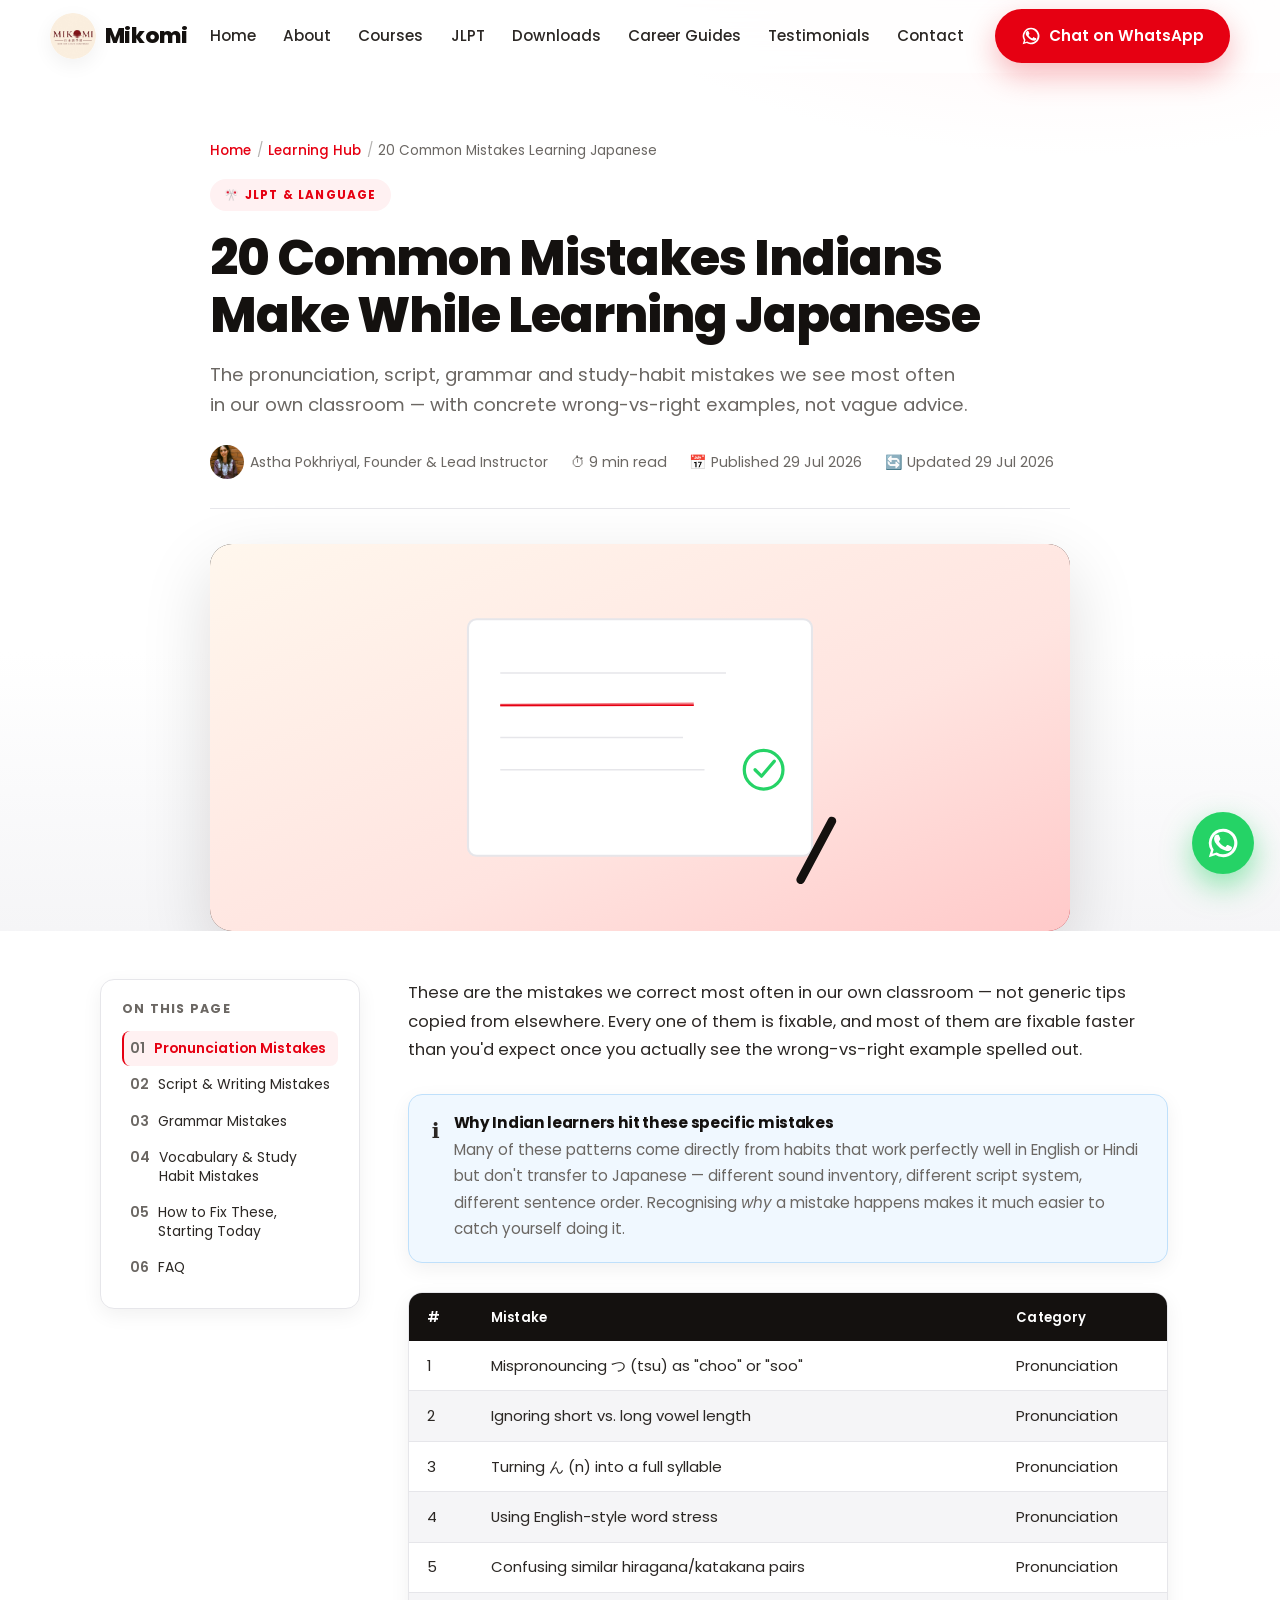
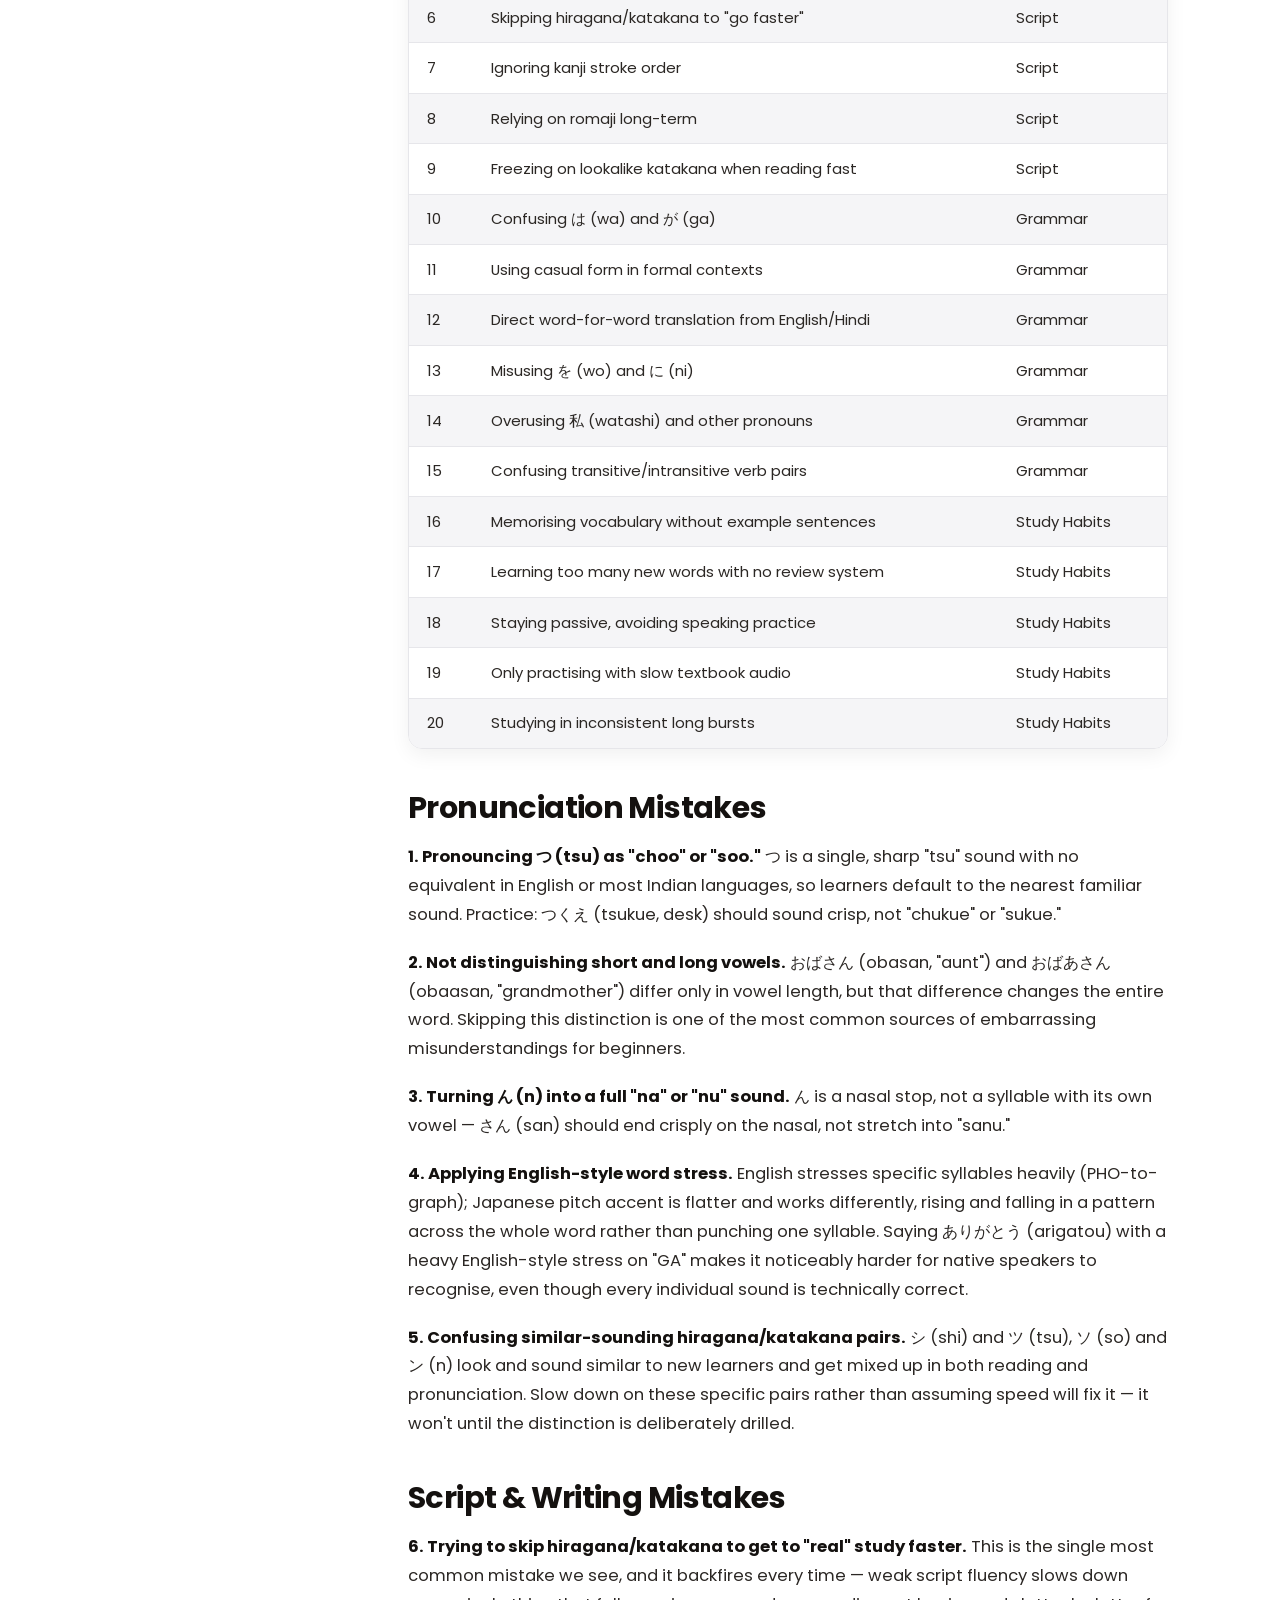
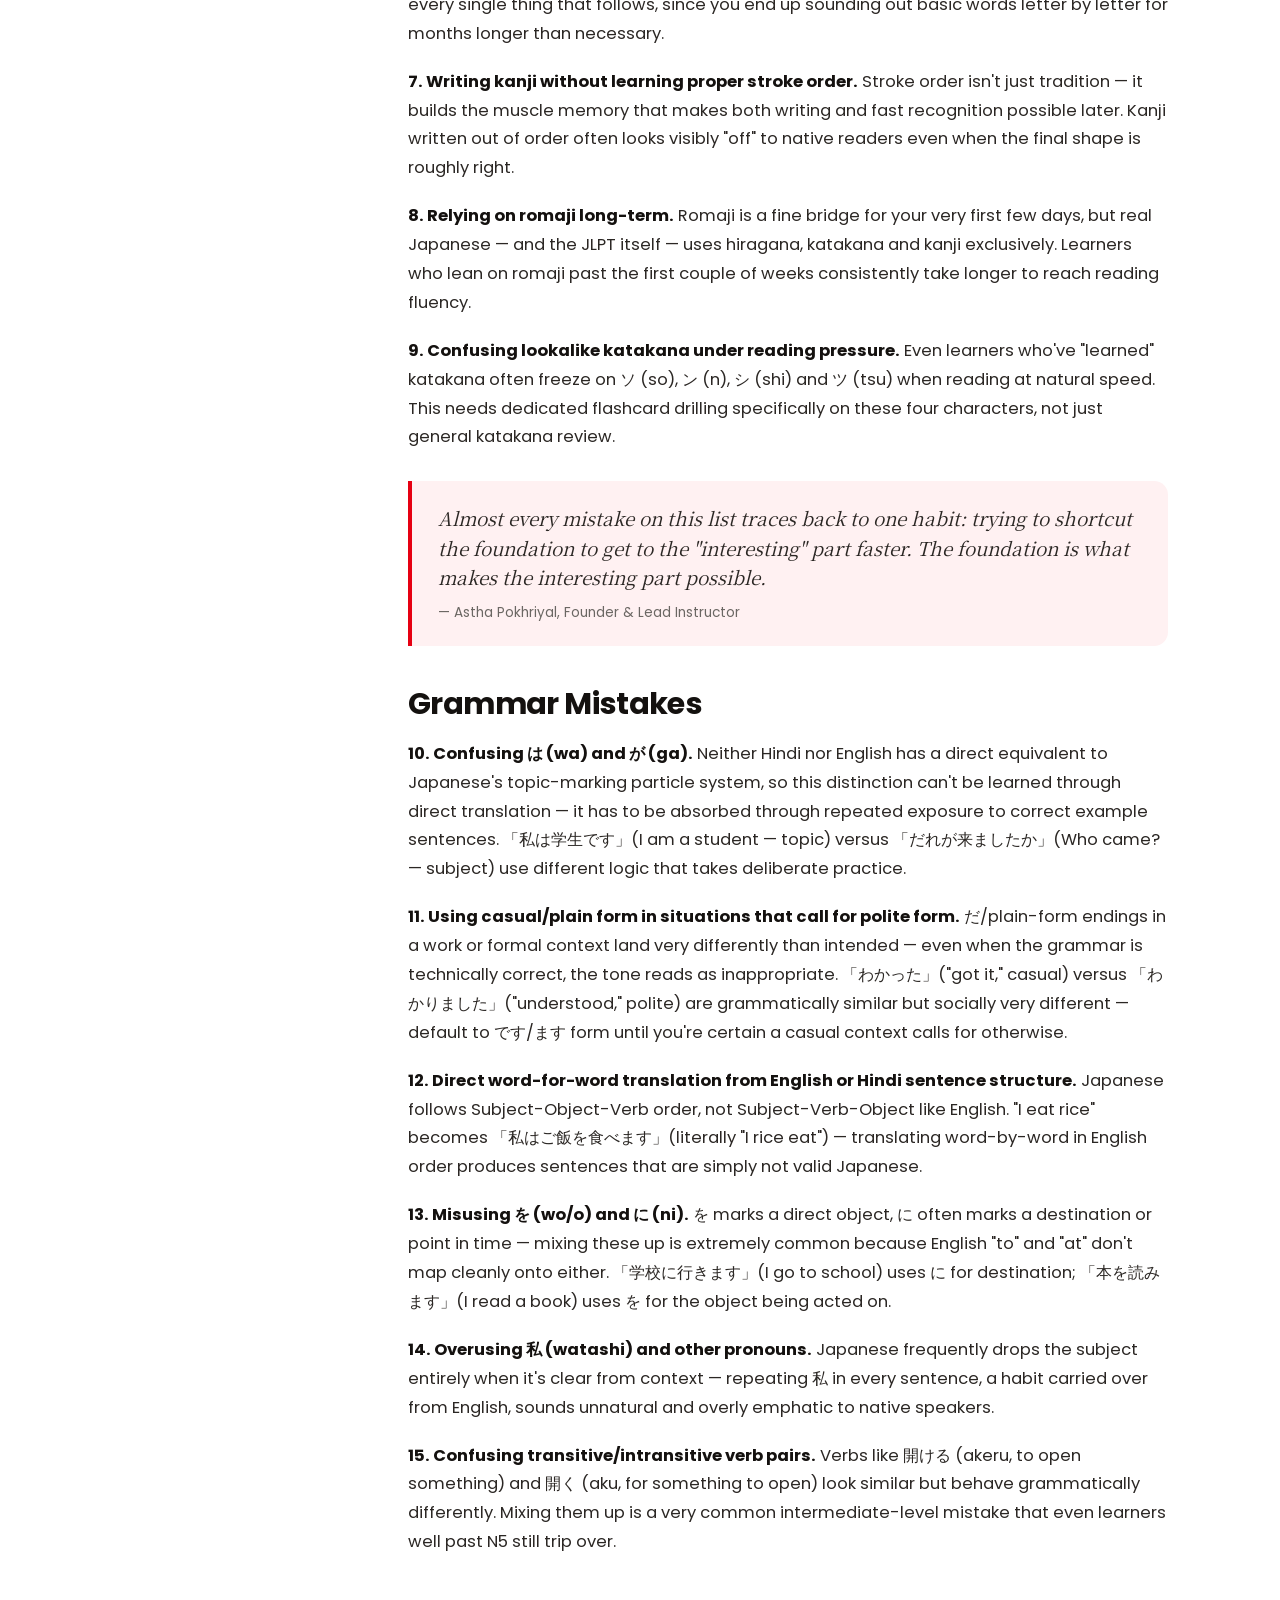
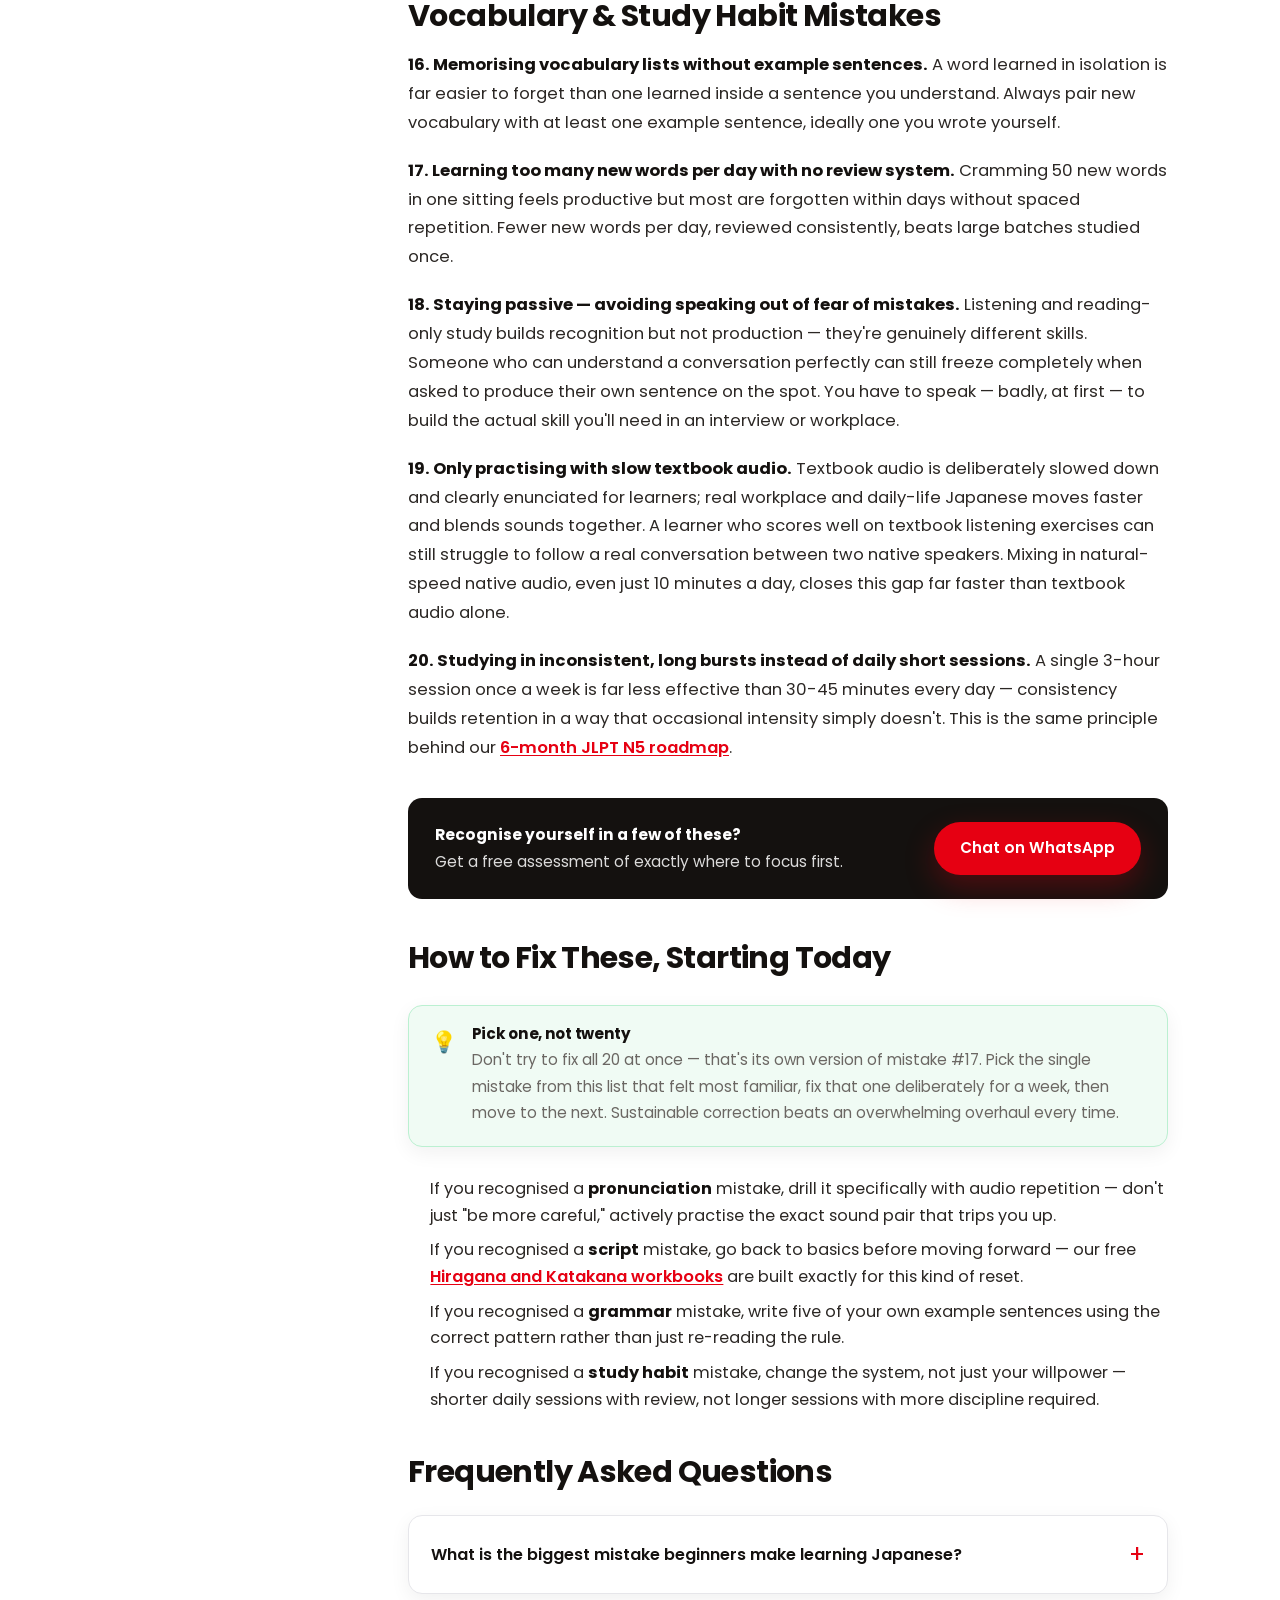
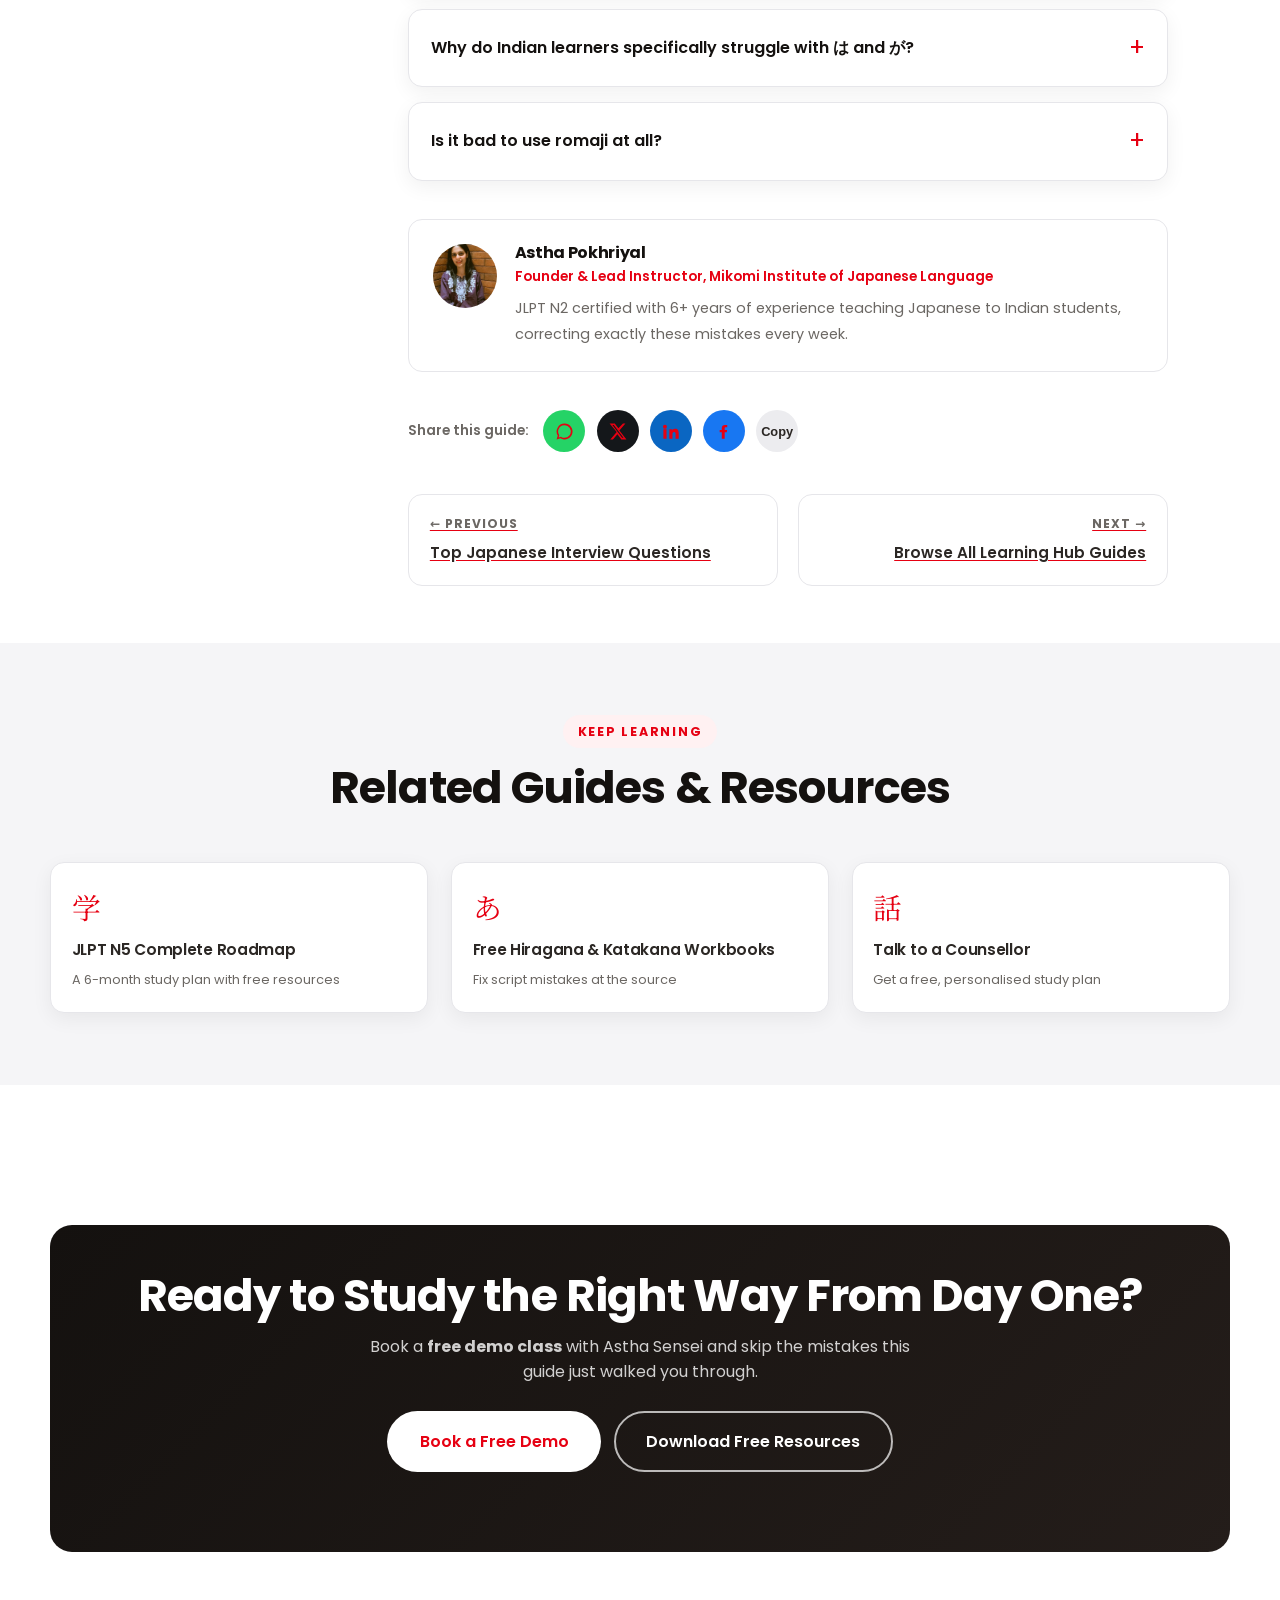
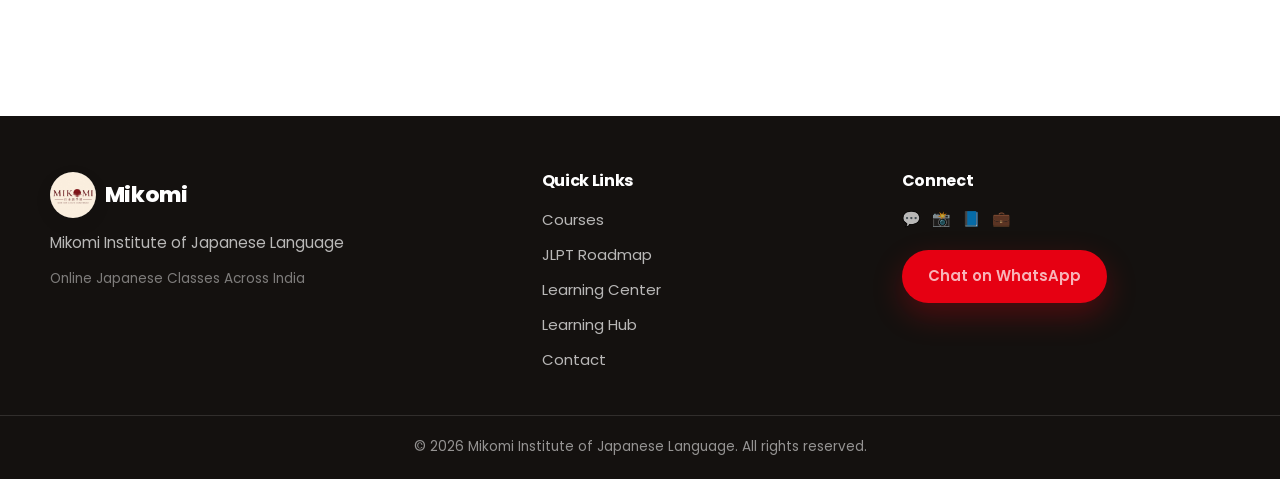
<file: blog/20-common-mistakes-indians-make-learning-japanese.html>
<!DOCTYPE html>
<html lang="en">
<head>
  <meta charset="UTF-8" />
  <meta name="viewport" content="width=device-width, initial-scale=1.0" />
  <meta name="theme-color" content="#E60012" />

  <!--
    IMAGE PROMPTS FOR THIS ARTICLE
    Brand: warm cream base, Mikomi red (#E60012), ink black,
    soft blossom pink accent. Flat vector, no stock photos, no
    baked-in text.

    1. hero-banner.jpg — 1600x900 (16:9)
       Prompt: "Flat vector illustration, wide banner, an open
       notebook with a pencil striking through a mistake and
       rewriting correctly beside it, a small check-mark icon
       nearby, warm cream background with soft red accents,
       minimal geometric editorial style, no readable text,
       encouraging and constructive mood."
       Alt text: "Illustration of a notebook with a corrected
       mistake, representing common errors Indian learners make
       studying Japanese."
  -->

  <title>20 Common Mistakes Indians Make While Learning Japanese | Mikomi</title>
  <meta name="description" content="The pronunciation, script, grammar and study-habit mistakes that slow Indian learners down most when studying Japanese — with practical wrong-vs-right examples for each." />
  <meta name="keywords" content="common mistakes learning japanese, japanese pronunciation mistakes, hiragana mistakes, japanese grammar mistakes for indians, how to study japanese effectively" />
  <meta name="author" content="Astha Pokhriyal" />
  <meta name="robots" content="index, follow" />
  <link rel="canonical" href="https://mikomiinstitute.online/blog/20-common-mistakes-indians-make-learning-japanese.html" />

  <meta property="og:type" content="article" />
  <meta property="og:site_name" content="Mikomi Institute of Japanese Language" />
  <meta property="og:title" content="20 Common Mistakes Indians Make While Learning Japanese" />
  <meta property="og:description" content="Pronunciation, script, grammar and study-habit mistakes that slow Indian learners down most — with practical examples for each." />
  <meta property="og:url" content="https://mikomiinstitute.online/blog/20-common-mistakes-indians-make-learning-japanese.html" />
  <meta property="og:image" content="https://mikomiinstitute.online/assets/og-image.svg" />
  <meta property="article:published_time" content="2026-07-29" />
  <meta property="article:modified_time" content="2026-07-29" />
  <meta property="og:locale" content="en_IN" />

  <meta name="twitter:card" content="summary_large_image" />
  <meta name="twitter:title" content="20 Common Mistakes Indians Make While Learning Japanese" />
  <meta name="twitter:description" content="Pronunciation, script, grammar and study-habit mistakes that slow learners down most — with examples." />
  <meta name="twitter:image" content="https://mikomiinstitute.online/assets/og-image.svg" />

  <link rel="icon" type="image/png" sizes="32x32" href="../favicon/favicon-32.png" />
  <link rel="icon" type="image/png" sizes="180x180" href="../favicon/favicon-180.png" />
  <link rel="apple-touch-icon" href="../favicon/favicon-180.png" />
  <link rel="manifest" href="../manifest.json" />

  <link rel="preconnect" href="https://fonts.googleapis.com" />
  <link rel="preconnect" href="https://fonts.gstatic.com" crossorigin />
  <link href="https://fonts.googleapis.com/css2?family=Poppins:wght@300;400;500;600;700;800&family=Noto+Serif+JP:wght@400;600&display=swap" rel="stylesheet" />

  <link rel="stylesheet" href="../style.css" />
  <link rel="stylesheet" href="../blog.css" />

  <script type="application/ld+json">
  {
    "@context": "https://schema.org",
    "@type": "Article",
    "headline": "20 Common Mistakes Indians Make While Learning Japanese",
    "description": "The pronunciation, script, grammar and study-habit mistakes that slow Indian learners down most when studying Japanese, with practical wrong-vs-right examples for each.",
    "image": "https://mikomiinstitute.online/assets/og-image.svg",
    "author": { "@type": "Person", "name": "Astha Pokhriyal", "jobTitle": "Founder & Lead Instructor, Mikomi Institute of Japanese Language" },
    "publisher": {
      "@type": "EducationalOrganization",
      "name": "Mikomi Institute of Japanese Language",
      "logo": { "@type": "ImageObject", "url": "https://mikomiinstitute.online/images/mikomi-logo.jpg" }
    },
    "datePublished": "2026-07-29",
    "dateModified": "2026-07-29",
    "mainEntityOfPage": { "@type": "WebPage", "@id": "https://mikomiinstitute.online/blog/20-common-mistakes-indians-make-learning-japanese.html" }
  }
  </script>
  <script type="application/ld+json">
  {
    "@context": "https://schema.org",
    "@type": "BreadcrumbList",
    "itemListElement": [
      { "@type": "ListItem", "position": 1, "name": "Home", "item": "https://mikomiinstitute.online/" },
      { "@type": "ListItem", "position": 2, "name": "Learning Hub", "item": "https://mikomiinstitute.online/learning-hub.html" },
      { "@type": "ListItem", "position": 3, "name": "20 Common Mistakes Indians Make Learning Japanese", "item": "https://mikomiinstitute.online/blog/20-common-mistakes-indians-make-learning-japanese.html" }
    ]
  }
  </script>
  <script type="application/ld+json">
  {
    "@context": "https://schema.org",
    "@type": "FAQPage",
    "mainEntity": [
      { "@type": "Question", "name": "What is the biggest mistake beginners make learning Japanese?", "acceptedAnswer": { "@type": "Answer", "text": "Trying to skip or rush through hiragana and katakana to get to \"real\" vocabulary and kanji faster. This almost always backfires — weak script fluency slows down every single thing that follows, since you end up sounding out basic words letter by letter for months longer than necessary." } },
      { "@type": "Question", "name": "Why do Indian learners specifically struggle with は and が?", "acceptedAnswer": { "@type": "Answer", "text": "Hindi and most Indian languages don't have a direct equivalent to Japanese's topic-marking particle system, so the は/が distinction has no natural translation to lean on — it has to be learned through pattern exposure rather than direct translation logic." } },
      { "@type": "Question", "name": "Is it bad to use romaji at all?", "acceptedAnswer": { "@type": "Answer", "text": "Romaji is fine as a brief bridge in your very first days, but relying on it beyond the first few weeks slows down reading fluency significantly. JLPT tests and real-world Japanese use hiragana, katakana and kanji exclusively, so extended romaji use delays the skill you'll actually need." } }
    ]
  }
  </script>
</head>

<body>
  <div id="loader" class="loader" aria-hidden="true">
    <div class="loader-logo"><img src="../images/mikomi-logo.jpg" alt="Mikomi Institute of Japanese Language" width="120" height="120" /></div>
    <p class="loader-text">Where Your Japanese Journey Begins</p>
  </div>

  <div id="articleProgress" aria-hidden="true"></div>

  <header class="header" id="header">
    <nav class="nav container" aria-label="Primary navigation">
      <a href="../index.html" class="logo" aria-label="Mikomi Institute of Japanese Language — home">
        <img src="../images/mikomi-logo.jpg" alt="Mikomi Institute of Japanese Language logo" class="logo-img" width="46" height="46" />
        <span class="logo-text">Mikomi</span>
      </a>
      <button class="nav-toggle" id="navToggle" aria-label="Open menu" aria-expanded="false" aria-controls="navMenu"><span></span><span></span><span></span></button>
      <ul class="nav-menu" id="navMenu">
        <li><a href="../index.html#home">Home</a></li>
        <li><a href="../index.html#about">About</a></li>
        <li><a href="../index.html#courses">Courses</a></li>
        <li><a href="../index.html#jlpt">JLPT</a></li>
        <li><a href="../learning-center.html">Downloads</a></li>
        <li><a href="../learning-hub.html">Career Guides</a></li>
        <li><a href="../index.html#testimonials">Testimonials</a></li>
        <li><a href="../index.html#contact">Contact</a></li>
        <li class="nav-cta-mobile"><a href="#" class="btn btn-primary wa-link">Chat on WhatsApp</a></li>
      </ul>
      <a href="#" class="btn btn-primary nav-cta wa-link" aria-label="Chat on WhatsApp">
        <svg class="wa-icon" viewBox="0 0 24 24" aria-hidden="true"><path d="M17.5 14.4c-.3-.2-1.7-.9-2-1s-.5-.1-.7.1-.7.9-.9 1.1-.4.2-.7 0a8 8 0 0 1-2.4-1.5 9 9 0 0 1-1.6-2c-.2-.3 0-.5.1-.6l.5-.6c.1-.2.2-.3.3-.5s0-.4 0-.5l-1-2.3c-.2-.6-.5-.5-.7-.5H7.5c-.2 0-.5 0-.8.4a3.4 3.4 0 0 0-1 2.5c0 1.5 1 2.9 1.2 3.1s2.2 3.4 5.4 4.7a18 18 0 0 0 1.8.7c.8.2 1.4.2 2 .1.6-.1 1.7-.7 2-1.4.2-.7.2-1.2.2-1.4z"/><path d="M12 2a10 10 0 0 0-8.5 15.2L2 22l4.9-1.5A10 10 0 1 0 12 2m0 18a8 8 0 0 1-4.1-1.1l-.3-.2-3 .8.8-2.9-.2-.3A8 8 0 1 1 12 20"/></svg>
        Chat on WhatsApp
      </a>
    </nav>
  </header>

  <main>
    <section class="article-hero">
      <div class="container">
        <p class="article-crumb">
          <a href="../index.html">Home</a><span class="sep">/</span>
          <a href="../learning-hub.html">Learning Hub</a><span class="sep">/</span>
          <span class="current">20 Common Mistakes Learning Japanese</span>
        </p>
        <span class="article-cat-badge">🎌 JLPT &amp; Language</span>
        <h1>20 Common Mistakes Indians Make While Learning Japanese</h1>
        <p class="article-dek">The pronunciation, script, grammar and study-habit mistakes we see most often in our own classroom — with concrete wrong-vs-right examples, not vague advice.</p>

        <div class="article-meta-row">
          <span class="article-meta-author">
            <span class="article-meta-avatar"><img src="../images/founder_portrait_640x800.jpg" alt="Astha Pokhriyal" /></span>
            Astha Pokhriyal, Founder &amp; Lead Instructor
          </span>
          <span>⏱ 9 min read</span>
          <span>📅 Published 29 Jul 2026</span>
          <span>🔄 Updated 29 Jul 2026</span>
        </div>

        <div class="article-hero-cover">
          <svg viewBox="0 0 1600 720" role="img" aria-labelledby="heroSvgTitle9">
            <title id="heroSvgTitle9">Illustration of a notebook with a corrected mistake, representing common Japanese learning errors</title>
            <defs>
              <linearGradient id="skyGrad9" x1="0" y1="0" x2="1" y2="1">
                <stop offset="0%" stop-color="#fff7ed"/>
                <stop offset="60%" stop-color="#ffe4e0"/>
                <stop offset="100%" stop-color="#ffc9c9"/>
              </linearGradient>
            </defs>
            <rect width="1600" height="720" fill="url(#skyGrad9)"/>
            <rect x="480" y="140" width="640" height="440" rx="16" fill="#fff"/>
            <rect x="480" y="140" width="640" height="440" rx="16" fill="none" stroke="#e6e6ea" stroke-width="4"/>
            <line x1="540" y1="240" x2="960" y2="240" stroke="#e6e6ea" stroke-width="3"/>
            <line x1="540" y1="300" x2="900" y2="300" stroke="#E60012" stroke-width="3"/>
            <line x1="540" y1="300" x2="900" y2="298" stroke="#E60012" stroke-width="6" opacity="0.5"/>
            <line x1="540" y1="360" x2="880" y2="360" stroke="#e6e6ea" stroke-width="3"/>
            <line x1="540" y1="420" x2="920" y2="420" stroke="#e6e6ea" stroke-width="3"/>
            <circle cx="1030" cy="420" r="36" fill="none" stroke="#25D366" stroke-width="6"/>
            <path d="M1014 420 l12 12 l24 -28" fill="none" stroke="#25D366" stroke-width="6" stroke-linecap="round" stroke-linejoin="round"/>
            <rect x="1120" y="500" width="16" height="140" rx="8" fill="#14110f" transform="rotate(28 1128 570)"/>
          </svg>
        </div>
      </div>
    </section>

    <div class="container">
      <div class="article-shell">
        <aside class="article-toc" id="articleToc" aria-label="Table of contents">
          <button class="article-toc-toggle" type="button">On This Page</button>
          <h4 class="toc-heading-desktop">On This Page</h4>
          <ol>
            <li><a href="#pronunciation">Pronunciation Mistakes</a></li>
            <li><a href="#script">Script &amp; Writing Mistakes</a></li>
            <li><a href="#grammar">Grammar Mistakes</a></li>
            <li><a href="#study-habits">Vocabulary &amp; Study Habit Mistakes</a></li>
            <li><a href="#fix-plan">How to Fix These, Starting Today</a></li>
            <li><a href="#faq">FAQ</a></li>
          </ol>
        </aside>

        <article class="article-content">

          <p>These are the mistakes we correct most often in our own classroom — not generic tips copied from elsewhere. Every one of them is fixable, and most of them are fixable faster than you'd expect once you actually see the wrong-vs-right example spelled out.</p>

          <div class="callout callout-info">
            <span class="callout-icon">ℹ️</span>
            <div><h4>Why Indian learners hit these specific mistakes</h4><p>Many of these patterns come directly from habits that work perfectly well in English or Hindi but don't transfer to Japanese — different sound inventory, different script system, different sentence order. Recognising <em>why</em> a mistake happens makes it much easier to catch yourself doing it.</p></div>
          </div>

          <div class="table-wrap">
            <table>
              <thead><tr><th>#</th><th>Mistake</th><th>Category</th></tr></thead>
              <tbody>
                <tr><td>1</td><td>Mispronouncing つ (tsu) as "choo" or "soo"</td><td>Pronunciation</td></tr>
                <tr><td>2</td><td>Ignoring short vs. long vowel length</td><td>Pronunciation</td></tr>
                <tr><td>3</td><td>Turning ん (n) into a full syllable</td><td>Pronunciation</td></tr>
                <tr><td>4</td><td>Using English-style word stress</td><td>Pronunciation</td></tr>
                <tr><td>5</td><td>Confusing similar hiragana/katakana pairs</td><td>Pronunciation</td></tr>
                <tr><td>6</td><td>Skipping hiragana/katakana to "go faster"</td><td>Script</td></tr>
                <tr><td>7</td><td>Ignoring kanji stroke order</td><td>Script</td></tr>
                <tr><td>8</td><td>Relying on romaji long-term</td><td>Script</td></tr>
                <tr><td>9</td><td>Freezing on lookalike katakana when reading fast</td><td>Script</td></tr>
                <tr><td>10</td><td>Confusing は (wa) and が (ga)</td><td>Grammar</td></tr>
                <tr><td>11</td><td>Using casual form in formal contexts</td><td>Grammar</td></tr>
                <tr><td>12</td><td>Direct word-for-word translation from English/Hindi</td><td>Grammar</td></tr>
                <tr><td>13</td><td>Misusing を (wo) and に (ni)</td><td>Grammar</td></tr>
                <tr><td>14</td><td>Overusing 私 (watashi) and other pronouns</td><td>Grammar</td></tr>
                <tr><td>15</td><td>Confusing transitive/intransitive verb pairs</td><td>Grammar</td></tr>
                <tr><td>16</td><td>Memorising vocabulary without example sentences</td><td>Study Habits</td></tr>
                <tr><td>17</td><td>Learning too many new words with no review system</td><td>Study Habits</td></tr>
                <tr><td>18</td><td>Staying passive, avoiding speaking practice</td><td>Study Habits</td></tr>
                <tr><td>19</td><td>Only practising with slow textbook audio</td><td>Study Habits</td></tr>
                <tr><td>20</td><td>Studying in inconsistent long bursts</td><td>Study Habits</td></tr>
              </tbody>
            </table>
          </div>

          <h2 id="pronunciation">Pronunciation Mistakes</h2>

          <p><strong>1. Pronouncing つ (tsu) as "choo" or "soo."</strong> つ is a single, sharp "tsu" sound with no equivalent in English or most Indian languages, so learners default to the nearest familiar sound. Practice: つくえ (tsukue, desk) should sound crisp, not "chukue" or "sukue."</p>

          <p><strong>2. Not distinguishing short and long vowels.</strong> おばさん (obasan, "aunt") and おばあさん (obaasan, "grandmother") differ only in vowel length, but that difference changes the entire word. Skipping this distinction is one of the most common sources of embarrassing misunderstandings for beginners.</p>

          <p><strong>3. Turning ん (n) into a full "na" or "nu" sound.</strong> ん is a nasal stop, not a syllable with its own vowel — さん (san) should end crisply on the nasal, not stretch into "sanu."</p>

          <p><strong>4. Applying English-style word stress.</strong> English stresses specific syllables heavily (PHO-to-graph); Japanese pitch accent is flatter and works differently, rising and falling in a pattern across the whole word rather than punching one syllable. Saying ありがとう (arigatou) with a heavy English-style stress on "GA" makes it noticeably harder for native speakers to recognise, even though every individual sound is technically correct.</p>

          <p><strong>5. Confusing similar-sounding hiragana/katakana pairs.</strong> シ (shi) and ツ (tsu), ソ (so) and ン (n) look and sound similar to new learners and get mixed up in both reading and pronunciation. Slow down on these specific pairs rather than assuming speed will fix it — it won't until the distinction is deliberately drilled.</p>

          <h2 id="script">Script &amp; Writing Mistakes</h2>

          <p><strong>6. Trying to skip hiragana/katakana to get to "real" study faster.</strong> This is the single most common mistake we see, and it backfires every time — weak script fluency slows down every single thing that follows, since you end up sounding out basic words letter by letter for months longer than necessary.</p>

          <p><strong>7. Writing kanji without learning proper stroke order.</strong> Stroke order isn't just tradition — it builds the muscle memory that makes both writing and fast recognition possible later. Kanji written out of order often looks visibly "off" to native readers even when the final shape is roughly right.</p>

          <p><strong>8. Relying on romaji long-term.</strong> Romaji is a fine bridge for your very first few days, but real Japanese — and the JLPT itself — uses hiragana, katakana and kanji exclusively. Learners who lean on romaji past the first couple of weeks consistently take longer to reach reading fluency.</p>

          <p><strong>9. Confusing lookalike katakana under reading pressure.</strong> Even learners who've "learned" katakana often freeze on ソ (so), ン (n), シ (shi) and ツ (tsu) when reading at natural speed. This needs dedicated flashcard drilling specifically on these four characters, not just general katakana review.</p>

          <blockquote class="pull-quote">
            Almost every mistake on this list traces back to one habit: trying to shortcut the foundation to get to the "interesting" part faster. The foundation is what makes the interesting part possible.
            <cite>— Astha Pokhriyal, Founder &amp; Lead Instructor</cite>
          </blockquote>

          <h2 id="grammar">Grammar Mistakes</h2>

          <p><strong>10. Confusing は (wa) and が (ga).</strong> Neither Hindi nor English has a direct equivalent to Japanese's topic-marking particle system, so this distinction can't be learned through direct translation — it has to be absorbed through repeated exposure to correct example sentences. 「私は学生です」(I am a student — topic) versus 「だれが来ましたか」(Who came? — subject) use different logic that takes deliberate practice.</p>

          <p><strong>11. Using casual/plain form in situations that call for polite form.</strong> だ/plain-form endings in a work or formal context land very differently than intended — even when the grammar is technically correct, the tone reads as inappropriate. 「わかった」("got it," casual) versus 「わかりました」("understood," polite) are grammatically similar but socially very different — default to です/ます form until you're certain a casual context calls for otherwise.</p>

          <p><strong>12. Direct word-for-word translation from English or Hindi sentence structure.</strong> Japanese follows Subject-Object-Verb order, not Subject-Verb-Object like English. "I eat rice" becomes 「私はご飯を食べます」(literally "I rice eat") — translating word-by-word in English order produces sentences that are simply not valid Japanese.</p>

          <p><strong>13. Misusing を (wo/o) and に (ni).</strong> を marks a direct object, に often marks a destination or point in time — mixing these up is extremely common because English "to" and "at" don't map cleanly onto either. 「学校に行きます」(I go to school) uses に for destination; 「本を読みます」(I read a book) uses を for the object being acted on.</p>

          <p><strong>14. Overusing 私 (watashi) and other pronouns.</strong> Japanese frequently drops the subject entirely when it's clear from context — repeating 私 in every sentence, a habit carried over from English, sounds unnatural and overly emphatic to native speakers.</p>

          <p><strong>15. Confusing transitive/intransitive verb pairs.</strong> Verbs like 開ける (akeru, to open something) and 開く (aku, for something to open) look similar but behave grammatically differently. Mixing them up is a very common intermediate-level mistake that even learners well past N5 still trip over.</p>

          <h2 id="study-habits">Vocabulary &amp; Study Habit Mistakes</h2>

          <p><strong>16. Memorising vocabulary lists without example sentences.</strong> A word learned in isolation is far easier to forget than one learned inside a sentence you understand. Always pair new vocabulary with at least one example sentence, ideally one you wrote yourself.</p>

          <p><strong>17. Learning too many new words per day with no review system.</strong> Cramming 50 new words in one sitting feels productive but most are forgotten within days without spaced repetition. Fewer new words per day, reviewed consistently, beats large batches studied once.</p>

          <p><strong>18. Staying passive — avoiding speaking out of fear of mistakes.</strong> Listening and reading-only study builds recognition but not production — they're genuinely different skills. Someone who can understand a conversation perfectly can still freeze completely when asked to produce their own sentence on the spot. You have to speak — badly, at first — to build the actual skill you'll need in an interview or workplace.</p>

          <p><strong>19. Only practising with slow textbook audio.</strong> Textbook audio is deliberately slowed down and clearly enunciated for learners; real workplace and daily-life Japanese moves faster and blends sounds together. A learner who scores well on textbook listening exercises can still struggle to follow a real conversation between two native speakers. Mixing in natural-speed native audio, even just 10 minutes a day, closes this gap far faster than textbook audio alone.</p>

          <p><strong>20. Studying in inconsistent, long bursts instead of daily short sessions.</strong> A single 3-hour session once a week is far less effective than 30-45 minutes every day — consistency builds retention in a way that occasional intensity simply doesn't. This is the same principle behind our <a href="jlpt-n5-complete-roadmap.html">6-month JLPT N5 roadmap</a>.</p>

          <div class="inline-cta">
            <p><strong>Recognise yourself in a few of these?</strong><br>Get a free assessment of exactly where to focus first.</p>
            <a href="#" class="btn btn-primary wa-link">Chat on WhatsApp</a>
          </div>

          <h2 id="fix-plan">How to Fix These, Starting Today</h2>
          <div class="callout callout-tip">
            <span class="callout-icon">💡</span>
            <div><h4>Pick one, not twenty</h4><p>Don't try to fix all 20 at once — that's its own version of mistake #17. Pick the single mistake from this list that felt most familiar, fix that one deliberately for a week, then move to the next. Sustainable correction beats an overwhelming overhaul every time.</p></div>
          </div>
          <ul>
            <li>If you recognised a <strong>pronunciation</strong> mistake, drill it specifically with audio repetition — don't just "be more careful," actively practise the exact sound pair that trips you up.</li>
            <li>If you recognised a <strong>script</strong> mistake, go back to basics before moving forward — our free <a href="../learning-center.html#resources">Hiragana and Katakana workbooks</a> are built exactly for this kind of reset.</li>
            <li>If you recognised a <strong>grammar</strong> mistake, write five of your own example sentences using the correct pattern rather than just re-reading the rule.</li>
            <li>If you recognised a <strong>study habit</strong> mistake, change the system, not just your willpower — shorter daily sessions with review, not longer sessions with more discipline required.</li>
          </ul>

          <h2 id="faq">Frequently Asked Questions</h2>
          <div class="faq-list">
            <details class="faq-item"><summary>What is the biggest mistake beginners make learning Japanese?</summary><p>Trying to skip or rush through hiragana and katakana to get to "real" vocabulary and kanji faster. This almost always backfires — weak script fluency slows down every single thing that follows, since you end up sounding out basic words letter by letter for months longer than necessary.</p></details>
            <details class="faq-item"><summary>Why do Indian learners specifically struggle with は and が?</summary><p>Hindi and most Indian languages don't have a direct equivalent to Japanese's topic-marking particle system, so the は/が distinction has no natural translation to lean on — it has to be learned through pattern exposure rather than direct translation logic.</p></details>
            <details class="faq-item"><summary>Is it bad to use romaji at all?</summary><p>Romaji is fine as a brief bridge in your very first days, but relying on it beyond the first few weeks slows down reading fluency significantly. JLPT tests and real-world Japanese use hiragana, katakana and kanji exclusively, so extended romaji use delays the skill you'll actually need.</p></details>
          </div>

          <div class="author-card">
            <div class="author-avatar"><img src="../images/founder_portrait_640x800.jpg" alt="Astha Pokhriyal" /></div>
            <div>
              <h4>Astha Pokhriyal</h4>
              <p class="author-role">Founder &amp; Lead Instructor, Mikomi Institute of Japanese Language</p>
              <p>JLPT N2 certified with 6+ years of experience teaching Japanese to Indian students, correcting exactly these mistakes every week.</p>
            </div>
          </div>

          <div class="share-bar">
            <span class="share-label">Share this guide:</span>
            <a class="share-btn wa" href="#" target="_blank" rel="noopener" aria-label="Share on WhatsApp"><svg viewBox="0 0 24 24"><path d="M12 2a10 10 0 0 0-8.5 15.2L2 22l4.9-1.5A10 10 0 1 0 12 2m0 18a8 8 0 0 1-4.1-1.1l-.3-.2-3 .8.8-2.9-.2-.3A8 8 0 1 1 12 20"/></svg></a>
            <a class="share-btn tw" href="#" target="_blank" rel="noopener" aria-label="Share on X"><svg viewBox="0 0 24 24"><path d="M18.9 2H22l-7.6 8.7L23.3 22H16.9l-5-6.5-5.7 6.5H2.9l8.1-9.3L2 2h6.6l4.5 6 5.8-6Zm-1.1 18h1.7L7.3 3.9H5.5L17.8 20Z"/></svg></a>
            <a class="share-btn li" href="#" target="_blank" rel="noopener" aria-label="Share on LinkedIn"><svg viewBox="0 0 24 24"><path d="M4.98 3.5a2.5 2.5 0 1 1 0 5 2.5 2.5 0 0 1 0-5ZM3 9h4v12H3V9Zm7 0h3.8v1.7h.05c.53-1 1.83-2.05 3.77-2.05 4.03 0 4.77 2.65 4.77 6.1V21h-4v-5.4c0-1.3-.02-2.96-1.8-2.96-1.8 0-2.08 1.4-2.08 2.87V21h-4V9Z"/></svg></a>
            <a class="share-btn fb" href="#" target="_blank" rel="noopener" aria-label="Share on Facebook"><svg viewBox="0 0 24 24"><path d="M13.5 21v-7.9h2.66l.4-3.1h-3.06V8.1c0-.9.25-1.5 1.55-1.5h1.65V3.8C15.8 3.75 14.85 3.66 13.74 3.66c-2.3 0-3.9 1.4-3.9 4v2.34H7.17v3.1h2.67V21h3.66Z"/></svg></a>
            <button class="share-btn copy" type="button">Copy</button>
          </div>

          <nav class="article-pagination" aria-label="Article navigation">
            <a href="top-japanese-interview-questions.html" class="pager-card pager-prev"><small>← Previous</small><span>Top Japanese Interview Questions</span></a>
            <a href="../learning-hub.html" class="pager-card pager-next"><small>Next →</small><span>Browse All Learning Hub Guides</span></a>
          </nav>
        </article>
      </div>
    </div>

    <section class="related-section">
      <div class="container">
        <div class="section-head reveal"><span class="section-tag">Keep Learning</span><h2>Related Guides &amp; Resources</h2></div>
        <div class="related-grid">
          <a href="jlpt-n5-complete-roadmap.html" class="related-card reveal"><span class="rel-glyph">学</span><h4>JLPT N5 Complete Roadmap</h4><small>A 6-month study plan with free resources</small></a>
          <a href="../learning-center.html#resources" class="related-card reveal"><span class="rel-glyph">あ</span><h4>Free Hiragana &amp; Katakana Workbooks</h4><small>Fix script mistakes at the source</small></a>
          <a href="#" class="related-card wa-link reveal"><span class="rel-glyph">話</span><h4>Talk to a Counsellor</h4><small>Get a free, personalised study plan</small></a>
        </div>
      </div>
    </section>

    <section class="section">
      <div class="container">
        <div class="article-cta reveal">
          <h2>Ready to Study the Right Way From Day One?</h2>
          <p>Book a <strong>free demo class</strong> with Astha Sensei and skip the mistakes this guide just walked you through.</p>
          <div class="hero-ctas center-ctas">
            <a href="#" class="btn btn-white btn-lg wa-link">Book a Free Demo</a>
            <a href="../learning-center.html" class="btn btn-outline-white btn-lg">Download Free Resources</a>
          </div>
        </div>
      </div>
    </section>
  </main>

  <footer class="footer">
    <div class="container footer-grid">
      <div class="footer-brand">
        <a href="../index.html" class="logo logo-light"><img src="../images/mikomi-logo.jpg" alt="Mikomi Institute of Japanese Language logo" class="logo-img" width="46" height="46" /><span class="logo-text">Mikomi</span></a>
        <p>Mikomi Institute of Japanese Language</p>
        <p class="footer-muted">Online Japanese Classes Across India</p>
      </div>
      <div class="footer-links">
        <h4>Quick Links</h4>
        <ul>
          <li><a href="../index.html#courses">Courses</a></li>
          <li><a href="../index.html#jlpt">JLPT Roadmap</a></li>
          <li><a href="../learning-center.html">Learning Center</a></li>
          <li><a href="../learning-hub.html">Learning Hub</a></li>
          <li><a href="../index.html#contact">Contact</a></li>
        </ul>
      </div>
      <div class="footer-links">
        <h4>Connect</h4>
        <div class="footer-social">
          <a href="#" class="wa-link" aria-label="WhatsApp">💬</a>
          <a href="https://www.instagram.com/mikomi_institute/" target="_blank" rel="noopener" aria-label="Instagram">📸</a>
          <a href="https://www.facebook.com/MikomiJapaneseInstitute/" target="_blank" rel="noopener" aria-label="Facebook">📘</a>
          <a href="https://www.linkedin.com/in/mikomi-japanese-language-institute-7945b630b/" target="_blank" rel="noopener" aria-label="LinkedIn">💼</a>
        </div>
        <a href="#" class="btn btn-primary wa-link footer-cta">Chat on WhatsApp</a>
      </div>
    </div>
    <div class="footer-bottom"><div class="container"><p>© <span id="year"></span> Mikomi Institute of Japanese Language. All rights reserved.</p></div></div>
  </footer>

  <a href="#" class="wa-float wa-link" aria-label="Chat with Mikomi on WhatsApp">
    <svg viewBox="0 0 24 24" aria-hidden="true"><path d="M12 2a10 10 0 0 0-8.5 15.2L2 22l4.9-1.5A10 10 0 1 0 12 2m0 18a8 8 0 0 1-4.1-1.1l-.3-.2-3 .8.8-2.9-.2-.3A8 8 0 1 1 12 20"/><path d="M17.5 14.4c-.3-.2-1.7-.9-2-1s-.5-.1-.7.1-.7.9-.9 1.1-.4.2-.7 0a8 8 0 0 1-2.4-1.5 9 9 0 0 1-1.6-2c-.2-.3 0-.5.1-.6l.5-.6c.1-.2.2-.3.3-.5s0-.4 0-.5l-1-2.3c-.2-.6-.5-.5-.7-.5H7.5c-.2 0-.5 0-.8.4a3.4 3.4 0 0 0-1 2.5c0 1.5 1 2.9 1.2 3.1s2.2 3.4 5.4 4.7a18 18 0 0 0 1.8.7c.8.2 1.4.2 2 .1.6-.1 1.7-.7 2-1.4.2-.7.2-1.2.2-1.4z"/></svg>
  </a>
  <button class="back-top" id="backTop" aria-label="Back to top">↑</button>

  <div class="popup-overlay" id="popupOverlay" aria-hidden="true"></div>
  <div class="popup" id="popup" role="dialog" aria-modal="true" aria-labelledby="popupTitle" aria-hidden="true">
    <button class="popup-close" id="popupClose" aria-label="Close popup">×</button>
    <div class="popup-emoji">👋</div>
    <h3 id="popupTitle">Not sure which mistakes apply to you?</h3>
    <p class="popup-text">Get a free study assessment on WhatsApp.</p>
    <a href="#" class="btn btn-primary btn-block wa-link">Chat with a Counsellor</a>
  </div>

  <div class="mobile-bar">
    <a href="#" class="mobile-bar-btn wa wa-link"><svg class="wa-icon" viewBox="0 0 24 24" aria-hidden="true"><path d="M12 2a10 10 0 0 0-8.5 15.2L2 22l4.9-1.5A10 10 0 1 0 12 2m0 18a8 8 0 0 1-4.1-1.1l-.3-.2-3 .8.8-2.9-.2-.3A8 8 0 1 1 12 20"/></svg>WhatsApp</a>
    <a href="#" class="mobile-bar-btn demo wa-link">📅 Book Demo</a>
  </div>

  <script src="../script.js"></script>
  <script src="../blog.js"></script>
</body>
</html>
</file>
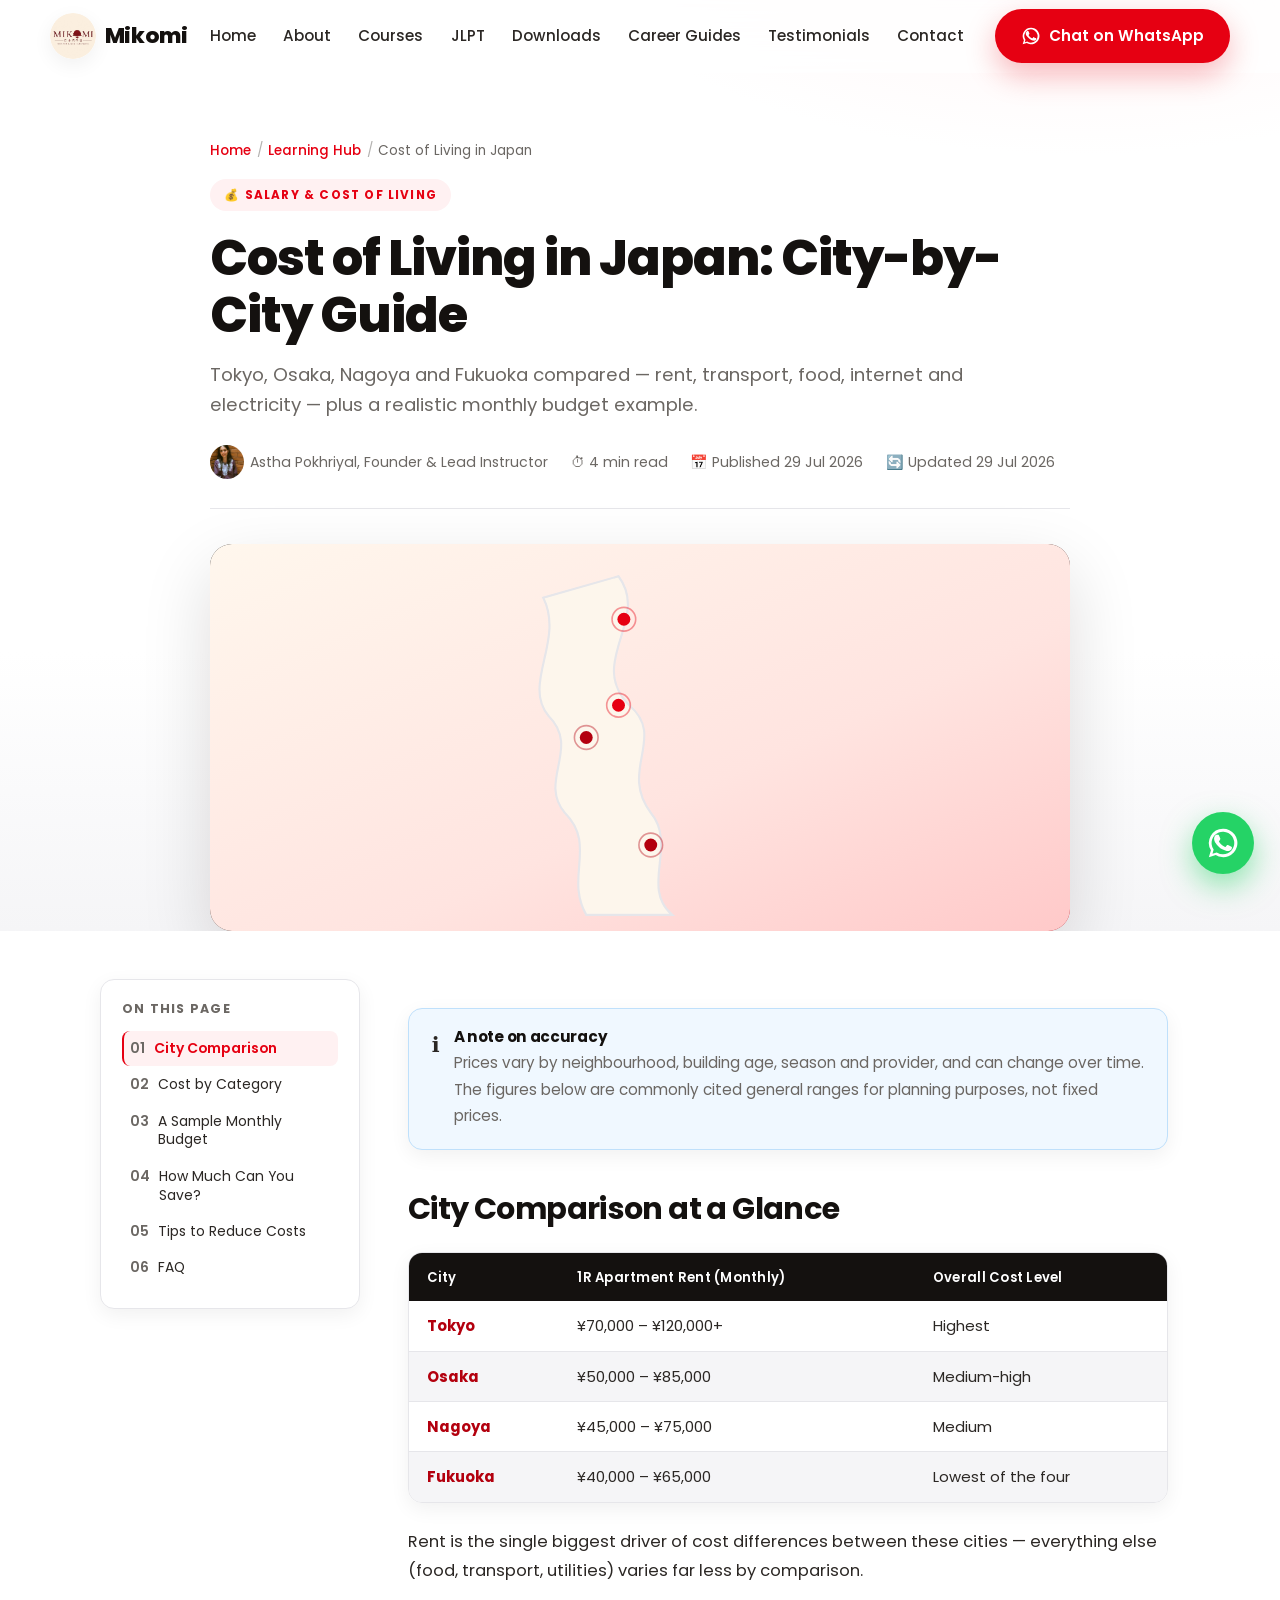
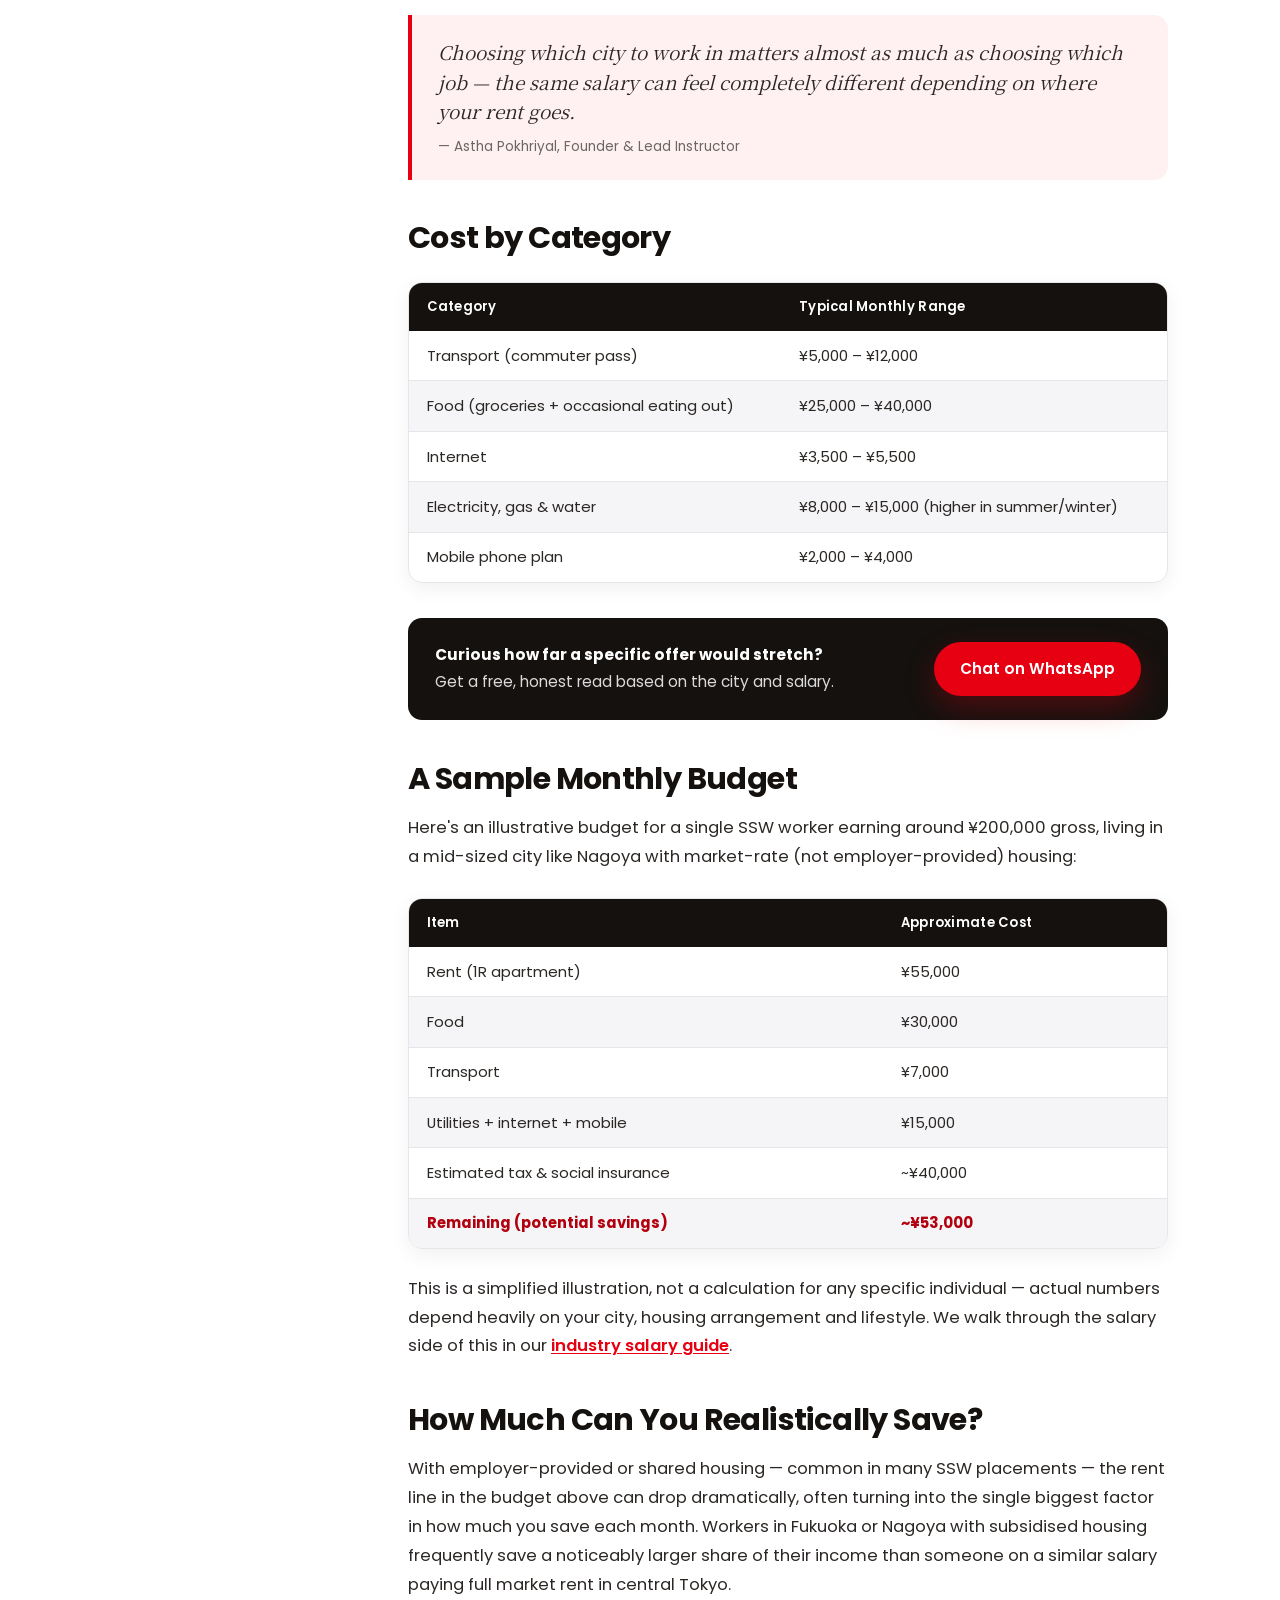
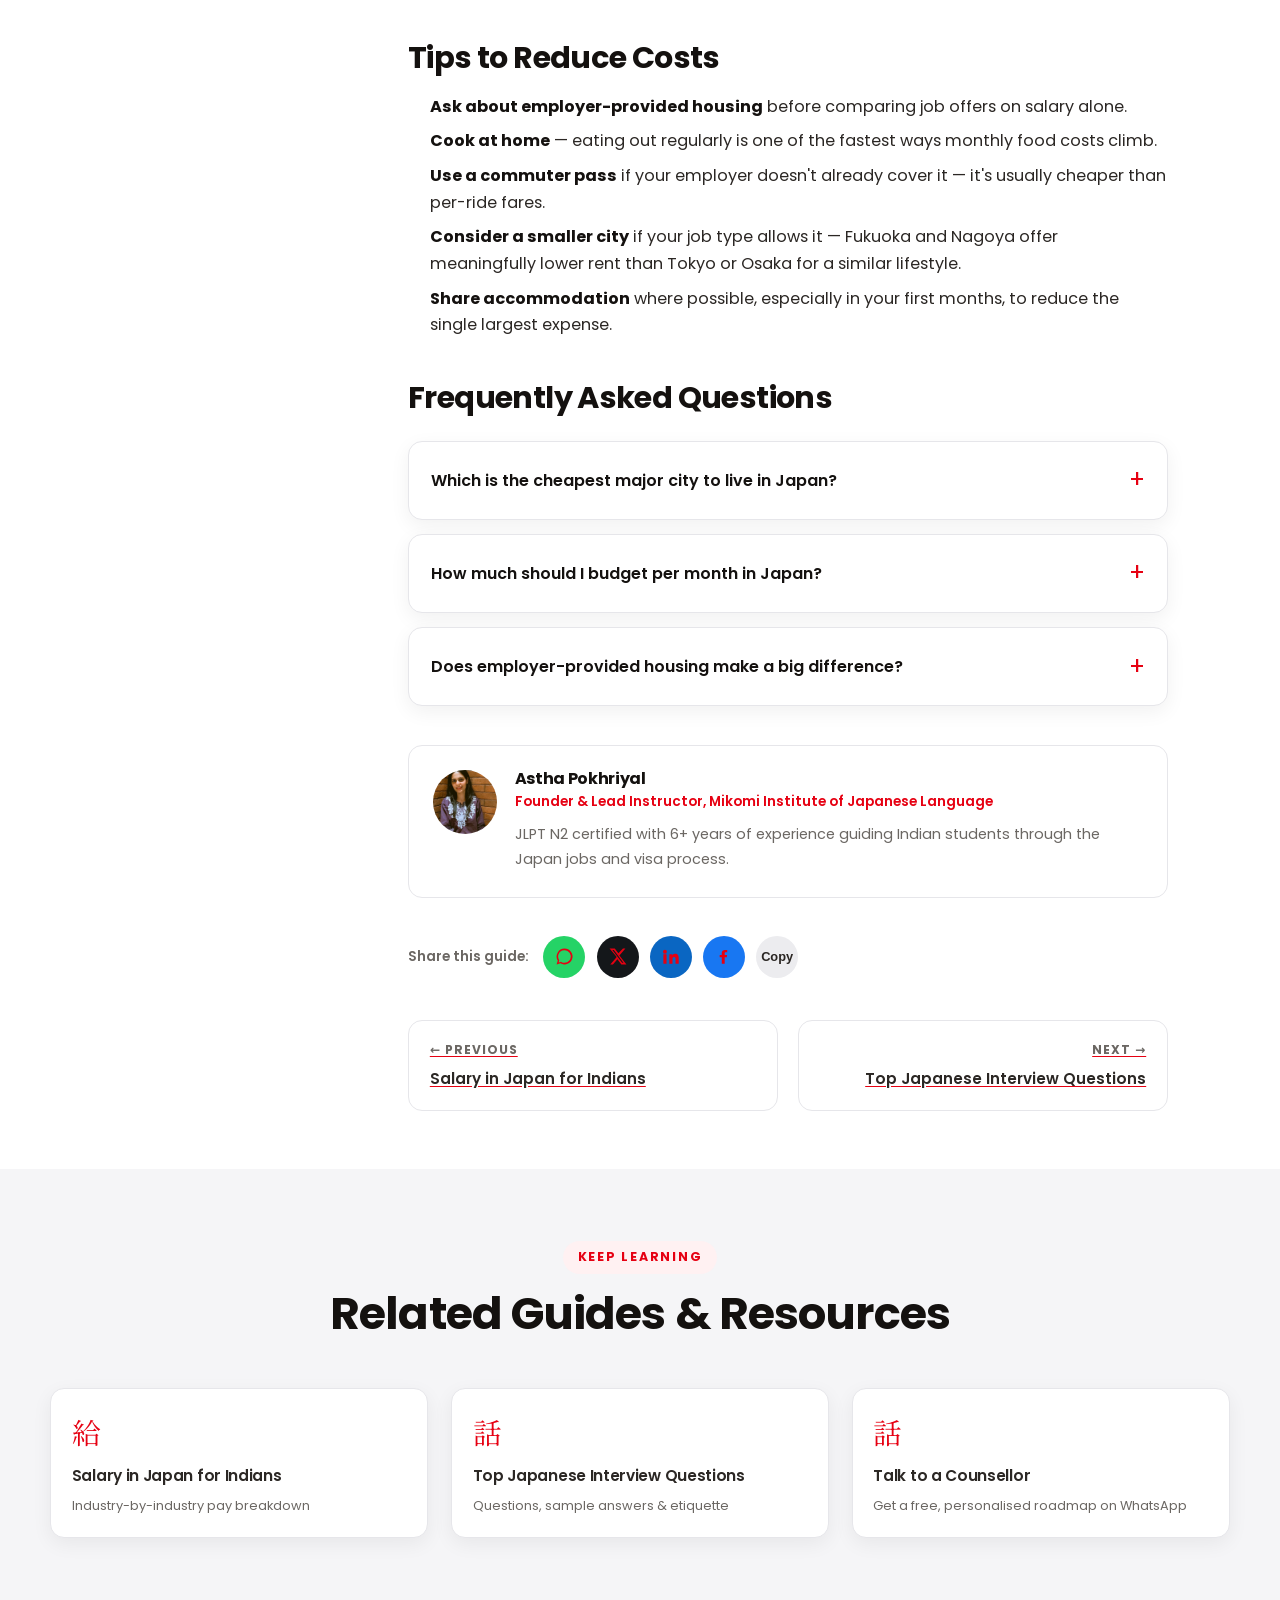
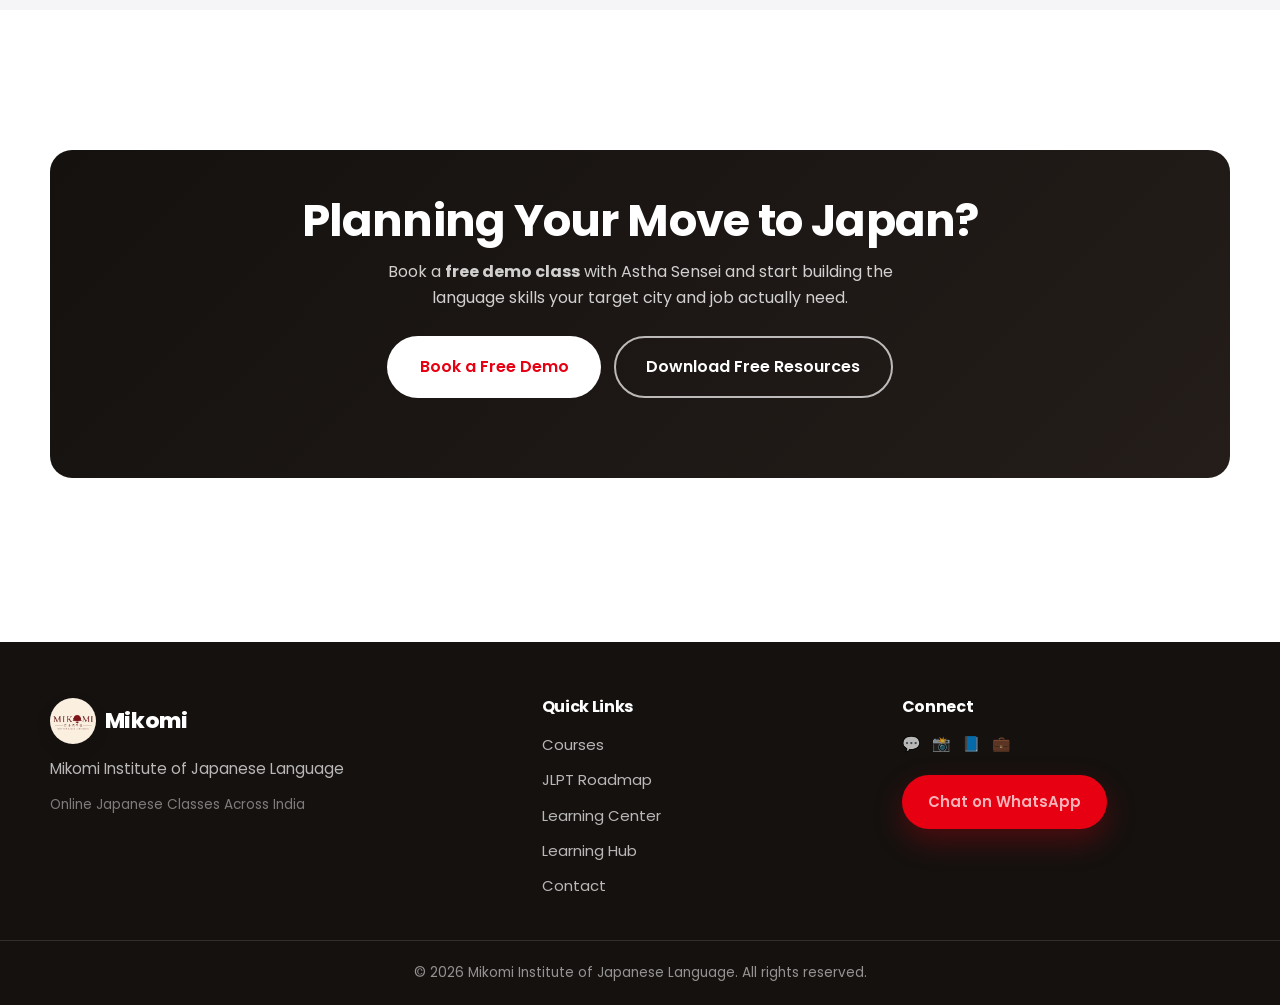
<file: blog/cost-of-living-in-japan.html>
<!DOCTYPE html>
<html lang="en">
<head>
  <meta charset="UTF-8" />
  <meta name="viewport" content="width=device-width, initial-scale=1.0" />
  <meta name="theme-color" content="#E60012" />

  <!--
    IMAGE PROMPTS FOR THIS ARTICLE
    Brand: warm cream base, Mikomi red (#E60012), ink black,
    soft blossom pink accent. Flat vector, no stock photos, no
    baked-in text.

    1. hero-banner.jpg — 1600x900 (16:9)
       Prompt: "Flat vector minimalist map illustration of Japan,
       soft cream landmass on a white background, four small red
       location pins marking Tokyo, Osaka, Nagoya and Fukuoka
       positioned roughly correctly north to south, thin ink-black
       outline, clean modern editorial map style, no text labels
       baked into the image."
       Alt text: "Minimalist map of Japan marking Tokyo, Osaka,
       Nagoya and Fukuoka for a cost-of-living comparison."

    2. monthly-budget-pie.jpg — 1200x1200 (1:1)
       Prompt: "Flat vector pie/donut chart illustration divided
       into 5 segments of varying size in Mikomi red gradient
       tones on a cream background, small minimal icons beside
       each segment representing rent, food, transport, utilities
       and savings, clean editorial infographic style, no
       readable numbers or text baked in."
       Alt text: "Illustrative donut chart of a typical monthly
       budget breakdown for someone working in Japan."
  -->

  <title>Cost of Living in Japan: Tokyo, Osaka, Nagoya &amp; Fukuoka Compared (2026) | Mikomi</title>
  <meta name="description" content="Rent, transport, food, internet and electricity costs compared across Tokyo, Osaka, Nagoya and Fukuoka — plus a realistic monthly budget example and ways to save more." />
  <meta name="keywords" content="cost of living in japan, tokyo rent, osaka cost of living, monthly budget japan, living expenses japan for indians" />
  <meta name="author" content="Astha Pokhriyal" />
  <meta name="robots" content="index, follow" />
  <link rel="canonical" href="https://mikomiinstitute.online/blog/cost-of-living-in-japan.html" />

  <meta property="og:type" content="article" />
  <meta property="og:site_name" content="Mikomi Institute of Japanese Language" />
  <meta property="og:title" content="Cost of Living in Japan: Tokyo, Osaka, Nagoya & Fukuoka Compared" />
  <meta property="og:description" content="Rent, transport, food, internet and electricity compared across four major cities, plus a realistic monthly budget example." />
  <meta property="og:url" content="https://mikomiinstitute.online/blog/cost-of-living-in-japan.html" />
  <meta property="og:image" content="https://mikomiinstitute.online/assets/og-image.svg" />
  <meta property="article:published_time" content="2026-07-29" />
  <meta property="article:modified_time" content="2026-07-29" />
  <meta property="og:locale" content="en_IN" />

  <meta name="twitter:card" content="summary_large_image" />
  <meta name="twitter:title" content="Cost of Living in Japan: Tokyo, Osaka, Nagoya & Fukuoka Compared" />
  <meta name="twitter:description" content="Rent, transport, food, internet and electricity compared across four major cities." />
  <meta name="twitter:image" content="https://mikomiinstitute.online/assets/og-image.svg" />

  <link rel="icon" type="image/png" sizes="32x32" href="../favicon/favicon-32.png" />
  <link rel="icon" type="image/png" sizes="180x180" href="../favicon/favicon-180.png" />
  <link rel="apple-touch-icon" href="../favicon/favicon-180.png" />
  <link rel="manifest" href="../manifest.json" />

  <link rel="preconnect" href="https://fonts.googleapis.com" />
  <link rel="preconnect" href="https://fonts.gstatic.com" crossorigin />
  <link href="https://fonts.googleapis.com/css2?family=Poppins:wght@300;400;500;600;700;800&family=Noto+Serif+JP:wght@400;600&display=swap" rel="stylesheet" />

  <link rel="stylesheet" href="../style.css" />
  <link rel="stylesheet" href="../blog.css" />

  <script type="application/ld+json">
  {
    "@context": "https://schema.org",
    "@type": "Article",
    "headline": "Cost of Living in Japan: Tokyo, Osaka, Nagoya & Fukuoka Compared",
    "description": "Rent, transport, food, internet and electricity costs compared across Tokyo, Osaka, Nagoya and Fukuoka, plus a realistic monthly budget example and ways to save more.",
    "image": "https://mikomiinstitute.online/assets/og-image.svg",
    "author": { "@type": "Person", "name": "Astha Pokhriyal", "jobTitle": "Founder & Lead Instructor, Mikomi Institute of Japanese Language" },
    "publisher": {
      "@type": "EducationalOrganization",
      "name": "Mikomi Institute of Japanese Language",
      "logo": { "@type": "ImageObject", "url": "https://mikomiinstitute.online/images/mikomi-logo.jpg" }
    },
    "datePublished": "2026-07-29",
    "dateModified": "2026-07-29",
    "mainEntityOfPage": { "@type": "WebPage", "@id": "https://mikomiinstitute.online/blog/cost-of-living-in-japan.html" }
  }
  </script>
  <script type="application/ld+json">
  {
    "@context": "https://schema.org",
    "@type": "BreadcrumbList",
    "itemListElement": [
      { "@type": "ListItem", "position": 1, "name": "Home", "item": "https://mikomiinstitute.online/" },
      { "@type": "ListItem", "position": 2, "name": "Learning Hub", "item": "https://mikomiinstitute.online/learning-hub.html" },
      { "@type": "ListItem", "position": 3, "name": "Cost of Living in Japan", "item": "https://mikomiinstitute.online/blog/cost-of-living-in-japan.html" }
    ]
  }
  </script>
  <script type="application/ld+json">
  {
    "@context": "https://schema.org",
    "@type": "FAQPage",
    "mainEntity": [
      { "@type": "Question", "name": "Which is the cheapest major city to live in Japan?", "acceptedAnswer": { "@type": "Answer", "text": "Among major hubs, Fukuoka is generally the most affordable, followed by Nagoya, with Osaka in the middle and Tokyo consistently the most expensive, mainly due to rent. Costs vary by specific neighbourhood, so treat these as general city-level patterns, not fixed rules." } },
      { "@type": "Question", "name": "How much should I budget per month in Japan?", "acceptedAnswer": { "@type": "Answer", "text": "For a single person in a smaller city with employer-provided or shared housing, a monthly budget of roughly ¥120,000-¥160,000 covering rent, food, transport and utilities is a common general estimate. In Tokyo, the same lifestyle often costs meaningfully more due to rent alone." } },
      { "@type": "Question", "name": "Does employer-provided housing make a big difference?", "acceptedAnswer": { "@type": "Answer", "text": "Yes, significantly. Since rent is usually the single largest expense, subsidised or free employer-provided housing can be the biggest factor in how much you're able to save each month, sometimes more impactful than the base salary difference between job offers." } }
    ]
  }
  </script>
</head>

<body>
  <div id="loader" class="loader" aria-hidden="true">
    <div class="loader-logo"><img src="../images/mikomi-logo.jpg" alt="Mikomi Institute of Japanese Language" width="120" height="120" /></div>
    <p class="loader-text">Where Your Japanese Journey Begins</p>
  </div>

  <div id="articleProgress" aria-hidden="true"></div>

  <header class="header" id="header">
    <nav class="nav container" aria-label="Primary navigation">
      <a href="../index.html" class="logo" aria-label="Mikomi Institute of Japanese Language — home">
        <img src="../images/mikomi-logo.jpg" alt="Mikomi Institute of Japanese Language logo" class="logo-img" width="46" height="46" />
        <span class="logo-text">Mikomi</span>
      </a>
      <button class="nav-toggle" id="navToggle" aria-label="Open menu" aria-expanded="false" aria-controls="navMenu"><span></span><span></span><span></span></button>
      <ul class="nav-menu" id="navMenu">
        <li><a href="../index.html#home">Home</a></li>
        <li><a href="../index.html#about">About</a></li>
        <li><a href="../index.html#courses">Courses</a></li>
        <li><a href="../index.html#jlpt">JLPT</a></li>
        <li><a href="../learning-center.html">Downloads</a></li>
        <li><a href="../learning-hub.html">Career Guides</a></li>
        <li><a href="../index.html#testimonials">Testimonials</a></li>
        <li><a href="../index.html#contact">Contact</a></li>
        <li class="nav-cta-mobile"><a href="#" class="btn btn-primary wa-link">Chat on WhatsApp</a></li>
      </ul>
      <a href="#" class="btn btn-primary nav-cta wa-link" aria-label="Chat on WhatsApp">
        <svg class="wa-icon" viewBox="0 0 24 24" aria-hidden="true"><path d="M17.5 14.4c-.3-.2-1.7-.9-2-1s-.5-.1-.7.1-.7.9-.9 1.1-.4.2-.7 0a8 8 0 0 1-2.4-1.5 9 9 0 0 1-1.6-2c-.2-.3 0-.5.1-.6l.5-.6c.1-.2.2-.3.3-.5s0-.4 0-.5l-1-2.3c-.2-.6-.5-.5-.7-.5H7.5c-.2 0-.5 0-.8.4a3.4 3.4 0 0 0-1 2.5c0 1.5 1 2.9 1.2 3.1s2.2 3.4 5.4 4.7a18 18 0 0 0 1.8.7c.8.2 1.4.2 2 .1.6-.1 1.7-.7 2-1.4.2-.7.2-1.2.2-1.4z"/><path d="M12 2a10 10 0 0 0-8.5 15.2L2 22l4.9-1.5A10 10 0 1 0 12 2m0 18a8 8 0 0 1-4.1-1.1l-.3-.2-3 .8.8-2.9-.2-.3A8 8 0 1 1 12 20"/></svg>
        Chat on WhatsApp
      </a>
    </nav>
  </header>

  <main>
    <section class="article-hero">
      <div class="container">
        <p class="article-crumb">
          <a href="../index.html">Home</a><span class="sep">/</span>
          <a href="../learning-hub.html">Learning Hub</a><span class="sep">/</span>
          <span class="current">Cost of Living in Japan</span>
        </p>
        <span class="article-cat-badge">💰 Salary &amp; Cost of Living</span>
        <h1>Cost of Living in Japan: City-by-City Guide</h1>
        <p class="article-dek">Tokyo, Osaka, Nagoya and Fukuoka compared — rent, transport, food, internet and electricity — plus a realistic monthly budget example.</p>

        <div class="article-meta-row">
          <span class="article-meta-author">
            <span class="article-meta-avatar"><img src="../images/founder_portrait_640x800.jpg" alt="Astha Pokhriyal" /></span>
            Astha Pokhriyal, Founder &amp; Lead Instructor
          </span>
          <span>⏱ 4 min read</span>
          <span>📅 Published 29 Jul 2026</span>
          <span>🔄 Updated 29 Jul 2026</span>
        </div>

        <div class="article-hero-cover">
          <svg viewBox="0 0 1600 720" role="img" aria-labelledby="heroSvgTitle7">
            <title id="heroSvgTitle7">Minimalist map of Japan marking Tokyo, Osaka, Nagoya and Fukuoka</title>
            <defs>
              <linearGradient id="skyGrad7" x1="0" y1="0" x2="1" y2="1">
                <stop offset="0%" stop-color="#fff7ed"/>
                <stop offset="60%" stop-color="#ffe4e0"/>
                <stop offset="100%" stop-color="#ffc9c9"/>
              </linearGradient>
            </defs>
            <rect width="1600" height="720" fill="url(#skyGrad7)"/>
            <path d="M760 60 C 820 140, 700 220, 780 300 C 850 360, 760 420, 820 500 C 870 560, 800 640, 860 690 L 700 690 C 660 620, 720 560, 660 500 C 610 440, 690 380, 630 320 C 580 260, 660 180, 620 100 Z" fill="#fdf6ec" stroke="#e6e6ea" stroke-width="4"/>
            <g>
              <circle cx="770" cy="140" r="12" fill="#E60012"/><circle cx="770" cy="140" r="22" fill="none" stroke="#E60012" stroke-width="3" opacity="0.4"/>
              <circle cx="700" cy="360" r="12" fill="#b3000e"/><circle cx="700" cy="360" r="22" fill="none" stroke="#b3000e" stroke-width="3" opacity="0.4"/>
              <circle cx="760" cy="300" r="12" fill="#E60012"/><circle cx="760" cy="300" r="22" fill="none" stroke="#E60012" stroke-width="3" opacity="0.4"/>
              <circle cx="820" cy="560" r="12" fill="#b3000e"/><circle cx="820" cy="560" r="22" fill="none" stroke="#b3000e" stroke-width="3" opacity="0.4"/>
            </g>
          </svg>
        </div>
      </div>
    </section>

    <div class="container">
      <div class="article-shell">
        <aside class="article-toc" id="articleToc" aria-label="Table of contents">
          <button class="article-toc-toggle" type="button">On This Page</button>
          <h4 class="toc-heading-desktop">On This Page</h4>
          <ol>
            <li><a href="#city-comparison">City Comparison</a></li>
            <li><a href="#category-breakdown">Cost by Category</a></li>
            <li><a href="#sample-budget">A Sample Monthly Budget</a></li>
            <li><a href="#savings">How Much Can You Save?</a></li>
            <li><a href="#tips">Tips to Reduce Costs</a></li>
            <li><a href="#faq">FAQ</a></li>
          </ol>
        </aside>

        <article class="article-content">

          <div class="callout callout-info">
            <span class="callout-icon">ℹ️</span>
            <div><h4>A note on accuracy</h4><p>Prices vary by neighbourhood, building age, season and provider, and can change over time. The figures below are commonly cited general ranges for planning purposes, not fixed prices.</p></div>
          </div>

          <h2 id="city-comparison">City Comparison at a Glance</h2>
          <div class="table-wrap">
            <table>
              <thead><tr><th>City</th><th>1R Apartment Rent (Monthly)</th><th>Overall Cost Level</th></tr></thead>
              <tbody>
                <tr><td><strong>Tokyo</strong></td><td>¥70,000 – ¥120,000+</td><td>Highest</td></tr>
                <tr><td><strong>Osaka</strong></td><td>¥50,000 – ¥85,000</td><td>Medium-high</td></tr>
                <tr><td><strong>Nagoya</strong></td><td>¥45,000 – ¥75,000</td><td>Medium</td></tr>
                <tr><td><strong>Fukuoka</strong></td><td>¥40,000 – ¥65,000</td><td>Lowest of the four</td></tr>
              </tbody>
            </table>
          </div>
          <p>Rent is the single biggest driver of cost differences between these cities — everything else (food, transport, utilities) varies far less by comparison.</p>

          <blockquote class="pull-quote">
            Choosing which city to work in matters almost as much as choosing which job — the same salary can feel completely different depending on where your rent goes.
            <cite>— Astha Pokhriyal, Founder &amp; Lead Instructor</cite>
          </blockquote>

          <h2 id="category-breakdown">Cost by Category</h2>
          <div class="table-wrap">
            <table>
              <thead><tr><th>Category</th><th>Typical Monthly Range</th></tr></thead>
              <tbody>
                <tr><td>Transport (commuter pass)</td><td>¥5,000 – ¥12,000</td></tr>
                <tr><td>Food (groceries + occasional eating out)</td><td>¥25,000 – ¥40,000</td></tr>
                <tr><td>Internet</td><td>¥3,500 – ¥5,500</td></tr>
                <tr><td>Electricity, gas &amp; water</td><td>¥8,000 – ¥15,000 (higher in summer/winter)</td></tr>
                <tr><td>Mobile phone plan</td><td>¥2,000 – ¥4,000</td></tr>
              </tbody>
            </table>
          </div>

          <div class="inline-cta">
            <p><strong>Curious how far a specific offer would stretch?</strong><br>Get a free, honest read based on the city and salary.</p>
            <a href="#" class="btn btn-primary wa-link">Chat on WhatsApp</a>
          </div>

          <h2 id="sample-budget">A Sample Monthly Budget</h2>
          <p>Here's an illustrative budget for a single SSW worker earning around ¥200,000 gross, living in a mid-sized city like Nagoya with market-rate (not employer-provided) housing:</p>
          <div class="table-wrap">
            <table>
              <thead><tr><th>Item</th><th>Approximate Cost</th></tr></thead>
              <tbody>
                <tr><td>Rent (1R apartment)</td><td>¥55,000</td></tr>
                <tr><td>Food</td><td>¥30,000</td></tr>
                <tr><td>Transport</td><td>¥7,000</td></tr>
                <tr><td>Utilities + internet + mobile</td><td>¥15,000</td></tr>
                <tr><td>Estimated tax &amp; social insurance</td><td>~¥40,000</td></tr>
                <tr><td><strong>Remaining (potential savings)</strong></td><td><strong>~¥53,000</strong></td></tr>
              </tbody>
            </table>
          </div>
          <p>This is a simplified illustration, not a calculation for any specific individual — actual numbers depend heavily on your city, housing arrangement and lifestyle. We walk through the salary side of this in our <a href="salary-in-japan-for-indians.html">industry salary guide</a>.</p>

          <h2 id="savings">How Much Can You Realistically Save?</h2>
          <p>With employer-provided or shared housing — common in many SSW placements — the rent line in the budget above can drop dramatically, often turning into the single biggest factor in how much you save each month. Workers in Fukuoka or Nagoya with subsidised housing frequently save a noticeably larger share of their income than someone on a similar salary paying full market rent in central Tokyo.</p>

          <h2 id="tips">Tips to Reduce Costs</h2>
          <ul>
            <li><strong>Ask about employer-provided housing</strong> before comparing job offers on salary alone.</li>
            <li><strong>Cook at home</strong> — eating out regularly is one of the fastest ways monthly food costs climb.</li>
            <li><strong>Use a commuter pass</strong> if your employer doesn't already cover it — it's usually cheaper than per-ride fares.</li>
            <li><strong>Consider a smaller city</strong> if your job type allows it — Fukuoka and Nagoya offer meaningfully lower rent than Tokyo or Osaka for a similar lifestyle.</li>
            <li><strong>Share accommodation</strong> where possible, especially in your first months, to reduce the single largest expense.</li>
          </ul>

          <h2 id="faq">Frequently Asked Questions</h2>
          <div class="faq-list">
            <details class="faq-item"><summary>Which is the cheapest major city to live in Japan?</summary><p>Among major hubs, Fukuoka is generally the most affordable, followed by Nagoya, with Osaka in the middle and Tokyo consistently the most expensive, mainly due to rent. Costs vary by specific neighbourhood, so treat these as general city-level patterns, not fixed rules.</p></details>
            <details class="faq-item"><summary>How much should I budget per month in Japan?</summary><p>For a single person in a smaller city with employer-provided or shared housing, a monthly budget of roughly ¥120,000–¥160,000 covering rent, food, transport and utilities is a common general estimate. In Tokyo, the same lifestyle often costs meaningfully more due to rent alone.</p></details>
            <details class="faq-item"><summary>Does employer-provided housing make a big difference?</summary><p>Yes, significantly. Since rent is usually the single largest expense, subsidised or free employer-provided housing can be the biggest factor in how much you're able to save each month, sometimes more impactful than the base salary difference between job offers.</p></details>
          </div>

          <div class="author-card">
            <div class="author-avatar"><img src="../images/founder_portrait_640x800.jpg" alt="Astha Pokhriyal" /></div>
            <div>
              <h4>Astha Pokhriyal</h4>
              <p class="author-role">Founder &amp; Lead Instructor, Mikomi Institute of Japanese Language</p>
              <p>JLPT N2 certified with 6+ years of experience guiding Indian students through the Japan jobs and visa process.</p>
            </div>
          </div>

          <div class="share-bar">
            <span class="share-label">Share this guide:</span>
            <a class="share-btn wa" href="#" target="_blank" rel="noopener" aria-label="Share on WhatsApp"><svg viewBox="0 0 24 24"><path d="M12 2a10 10 0 0 0-8.5 15.2L2 22l4.9-1.5A10 10 0 1 0 12 2m0 18a8 8 0 0 1-4.1-1.1l-.3-.2-3 .8.8-2.9-.2-.3A8 8 0 1 1 12 20"/></svg></a>
            <a class="share-btn tw" href="#" target="_blank" rel="noopener" aria-label="Share on X"><svg viewBox="0 0 24 24"><path d="M18.9 2H22l-7.6 8.7L23.3 22H16.9l-5-6.5-5.7 6.5H2.9l8.1-9.3L2 2h6.6l4.5 6 5.8-6Zm-1.1 18h1.7L7.3 3.9H5.5L17.8 20Z"/></svg></a>
            <a class="share-btn li" href="#" target="_blank" rel="noopener" aria-label="Share on LinkedIn"><svg viewBox="0 0 24 24"><path d="M4.98 3.5a2.5 2.5 0 1 1 0 5 2.5 2.5 0 0 1 0-5ZM3 9h4v12H3V9Zm7 0h3.8v1.7h.05c.53-1 1.83-2.05 3.77-2.05 4.03 0 4.77 2.65 4.77 6.1V21h-4v-5.4c0-1.3-.02-2.96-1.8-2.96-1.8 0-2.08 1.4-2.08 2.87V21h-4V9Z"/></svg></a>
            <a class="share-btn fb" href="#" target="_blank" rel="noopener" aria-label="Share on Facebook"><svg viewBox="0 0 24 24"><path d="M13.5 21v-7.9h2.66l.4-3.1h-3.06V8.1c0-.9.25-1.5 1.55-1.5h1.65V3.8C15.8 3.75 14.85 3.66 13.74 3.66c-2.3 0-3.9 1.4-3.9 4v2.34H7.17v3.1h2.67V21h3.66Z"/></svg></a>
            <button class="share-btn copy" type="button">Copy</button>
          </div>

          <nav class="article-pagination" aria-label="Article navigation">
            <a href="salary-in-japan-for-indians.html" class="pager-card pager-prev"><small>← Previous</small><span>Salary in Japan for Indians</span></a>
            <a href="top-japanese-interview-questions.html" class="pager-card pager-next"><small>Next →</small><span>Top Japanese Interview Questions</span></a>
          </nav>
        </article>
      </div>
    </div>

    <section class="related-section">
      <div class="container">
        <div class="section-head reveal"><span class="section-tag">Keep Learning</span><h2>Related Guides &amp; Resources</h2></div>
        <div class="related-grid">
          <a href="salary-in-japan-for-indians.html" class="related-card reveal"><span class="rel-glyph">給</span><h4>Salary in Japan for Indians</h4><small>Industry-by-industry pay breakdown</small></a>
          <a href="top-japanese-interview-questions.html" class="related-card reveal"><span class="rel-glyph">話</span><h4>Top Japanese Interview Questions</h4><small>Questions, sample answers &amp; etiquette</small></a>
          <a href="#" class="related-card wa-link reveal"><span class="rel-glyph">話</span><h4>Talk to a Counsellor</h4><small>Get a free, personalised roadmap on WhatsApp</small></a>
        </div>
      </div>
    </section>

    <section class="section">
      <div class="container">
        <div class="article-cta reveal">
          <h2>Planning Your Move to Japan?</h2>
          <p>Book a <strong>free demo class</strong> with Astha Sensei and start building the language skills your target city and job actually need.</p>
          <div class="hero-ctas center-ctas">
            <a href="#" class="btn btn-white btn-lg wa-link">Book a Free Demo</a>
            <a href="../learning-center.html" class="btn btn-outline-white btn-lg">Download Free Resources</a>
          </div>
        </div>
      </div>
    </section>
  </main>

  <footer class="footer">
    <div class="container footer-grid">
      <div class="footer-brand">
        <a href="../index.html" class="logo logo-light"><img src="../images/mikomi-logo.jpg" alt="Mikomi Institute of Japanese Language logo" class="logo-img" width="46" height="46" /><span class="logo-text">Mikomi</span></a>
        <p>Mikomi Institute of Japanese Language</p>
        <p class="footer-muted">Online Japanese Classes Across India</p>
      </div>
      <div class="footer-links">
        <h4>Quick Links</h4>
        <ul>
          <li><a href="../index.html#courses">Courses</a></li>
          <li><a href="../index.html#jlpt">JLPT Roadmap</a></li>
          <li><a href="../learning-center.html">Learning Center</a></li>
          <li><a href="../learning-hub.html">Learning Hub</a></li>
          <li><a href="../index.html#contact">Contact</a></li>
        </ul>
      </div>
      <div class="footer-links">
        <h4>Connect</h4>
        <div class="footer-social">
          <a href="#" class="wa-link" aria-label="WhatsApp">💬</a>
          <a href="https://www.instagram.com/mikomi_institute/" target="_blank" rel="noopener" aria-label="Instagram">📸</a>
          <a href="https://www.facebook.com/MikomiJapaneseInstitute/" target="_blank" rel="noopener" aria-label="Facebook">📘</a>
          <a href="https://www.linkedin.com/in/mikomi-japanese-language-institute-7945b630b/" target="_blank" rel="noopener" aria-label="LinkedIn">💼</a>
        </div>
        <a href="#" class="btn btn-primary wa-link footer-cta">Chat on WhatsApp</a>
      </div>
    </div>
    <div class="footer-bottom"><div class="container"><p>© <span id="year"></span> Mikomi Institute of Japanese Language. All rights reserved.</p></div></div>
  </footer>

  <a href="#" class="wa-float wa-link" aria-label="Chat with Mikomi on WhatsApp">
    <svg viewBox="0 0 24 24" aria-hidden="true"><path d="M12 2a10 10 0 0 0-8.5 15.2L2 22l4.9-1.5A10 10 0 1 0 12 2m0 18a8 8 0 0 1-4.1-1.1l-.3-.2-3 .8.8-2.9-.2-.3A8 8 0 1 1 12 20"/><path d="M17.5 14.4c-.3-.2-1.7-.9-2-1s-.5-.1-.7.1-.7.9-.9 1.1-.4.2-.7 0a8 8 0 0 1-2.4-1.5 9 9 0 0 1-1.6-2c-.2-.3 0-.5.1-.6l.5-.6c.1-.2.2-.3.3-.5s0-.4 0-.5l-1-2.3c-.2-.6-.5-.5-.7-.5H7.5c-.2 0-.5 0-.8.4a3.4 3.4 0 0 0-1 2.5c0 1.5 1 2.9 1.2 3.1s2.2 3.4 5.4 4.7a18 18 0 0 0 1.8.7c.8.2 1.4.2 2 .1.6-.1 1.7-.7 2-1.4.2-.7.2-1.2.2-1.4z"/></svg>
  </a>
  <button class="back-top" id="backTop" aria-label="Back to top">↑</button>

  <div class="popup-overlay" id="popupOverlay" aria-hidden="true"></div>
  <div class="popup" id="popup" role="dialog" aria-modal="true" aria-labelledby="popupTitle" aria-hidden="true">
    <button class="popup-close" id="popupClose" aria-label="Close popup">×</button>
    <div class="popup-emoji">👋</div>
    <h3 id="popupTitle">Want a budget worked out for your city?</h3>
    <p class="popup-text">Ask us on WhatsApp — it's free.</p>
    <a href="#" class="btn btn-primary btn-block wa-link">Chat with a Counsellor</a>
  </div>

  <div class="mobile-bar">
    <a href="#" class="mobile-bar-btn wa wa-link"><svg class="wa-icon" viewBox="0 0 24 24" aria-hidden="true"><path d="M12 2a10 10 0 0 0-8.5 15.2L2 22l4.9-1.5A10 10 0 1 0 12 2m0 18a8 8 0 0 1-4.1-1.1l-.3-.2-3 .8.8-2.9-.2-.3A8 8 0 1 1 12 20"/></svg>WhatsApp</a>
    <a href="#" class="mobile-bar-btn demo wa-link">📅 Book Demo</a>
  </div>

  <script src="../script.js"></script>
  <script src="../blog.js"></script>
</body>
</html>
</file>
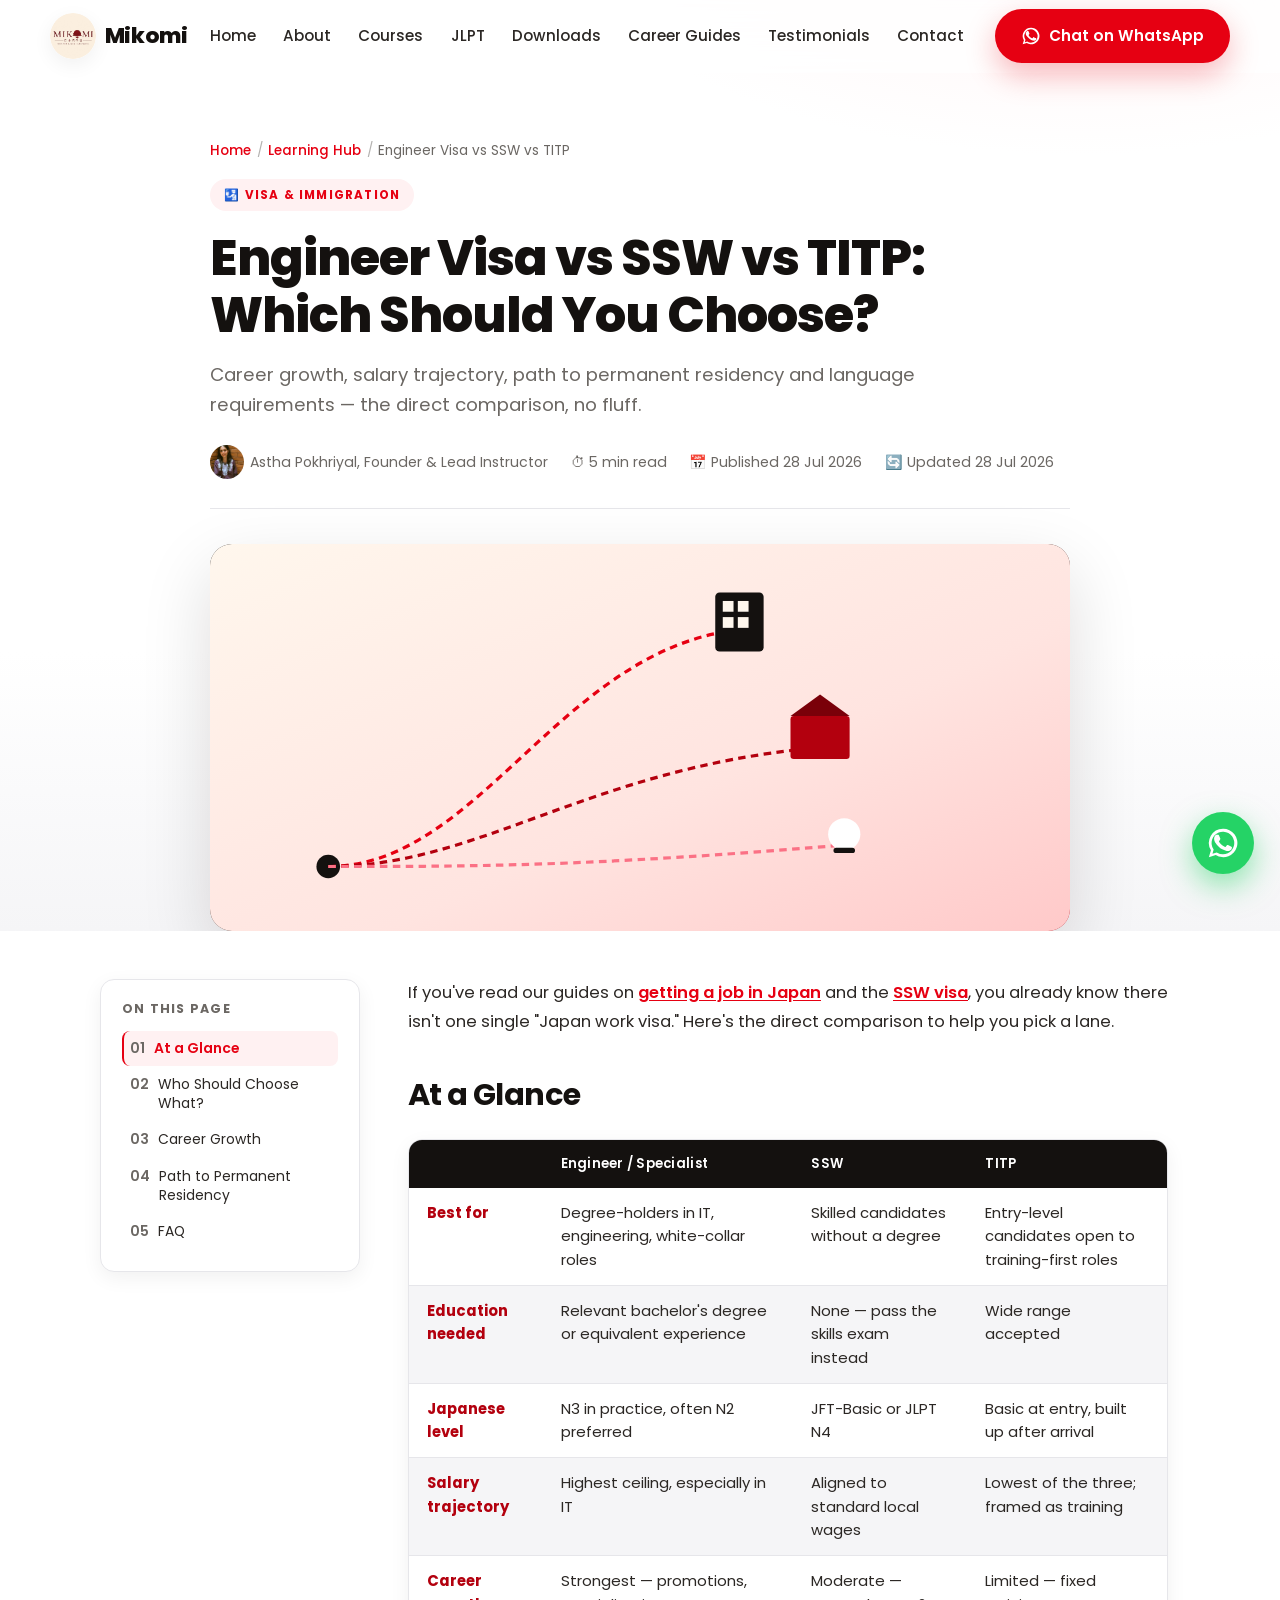
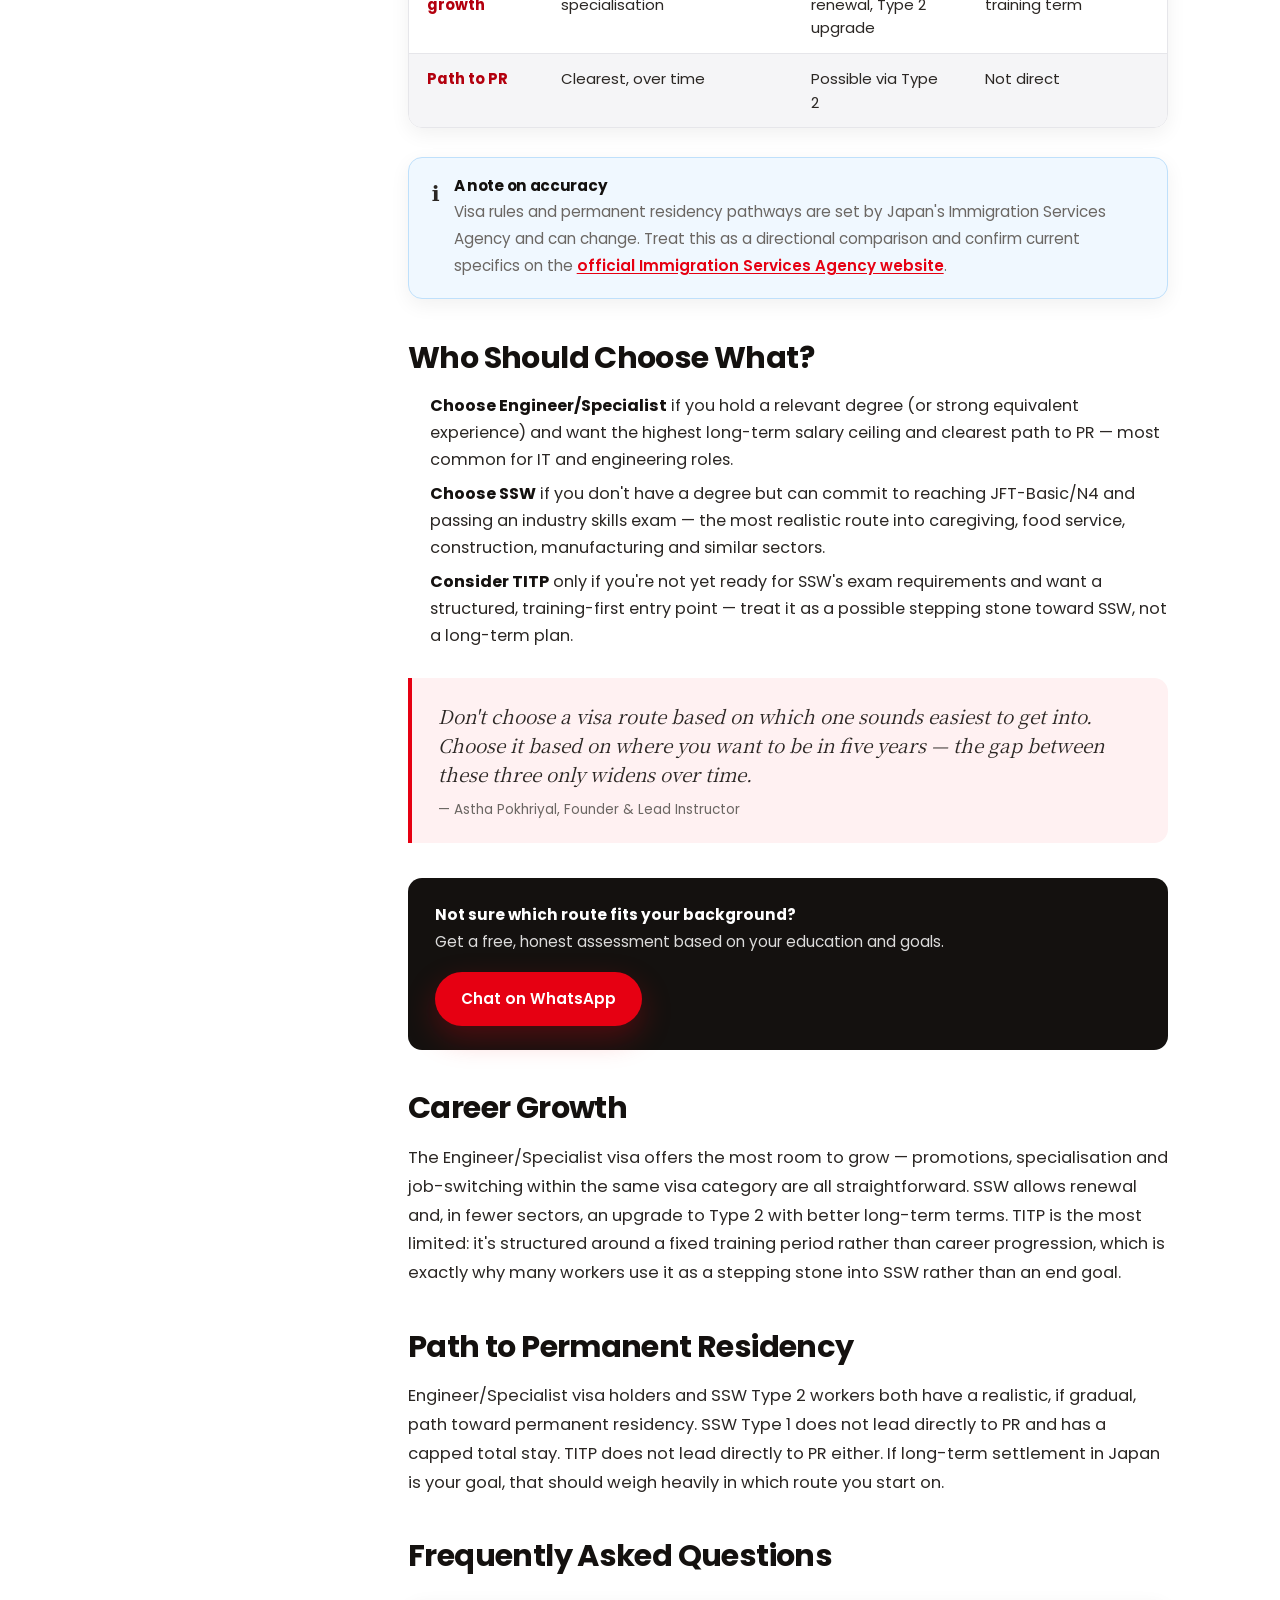
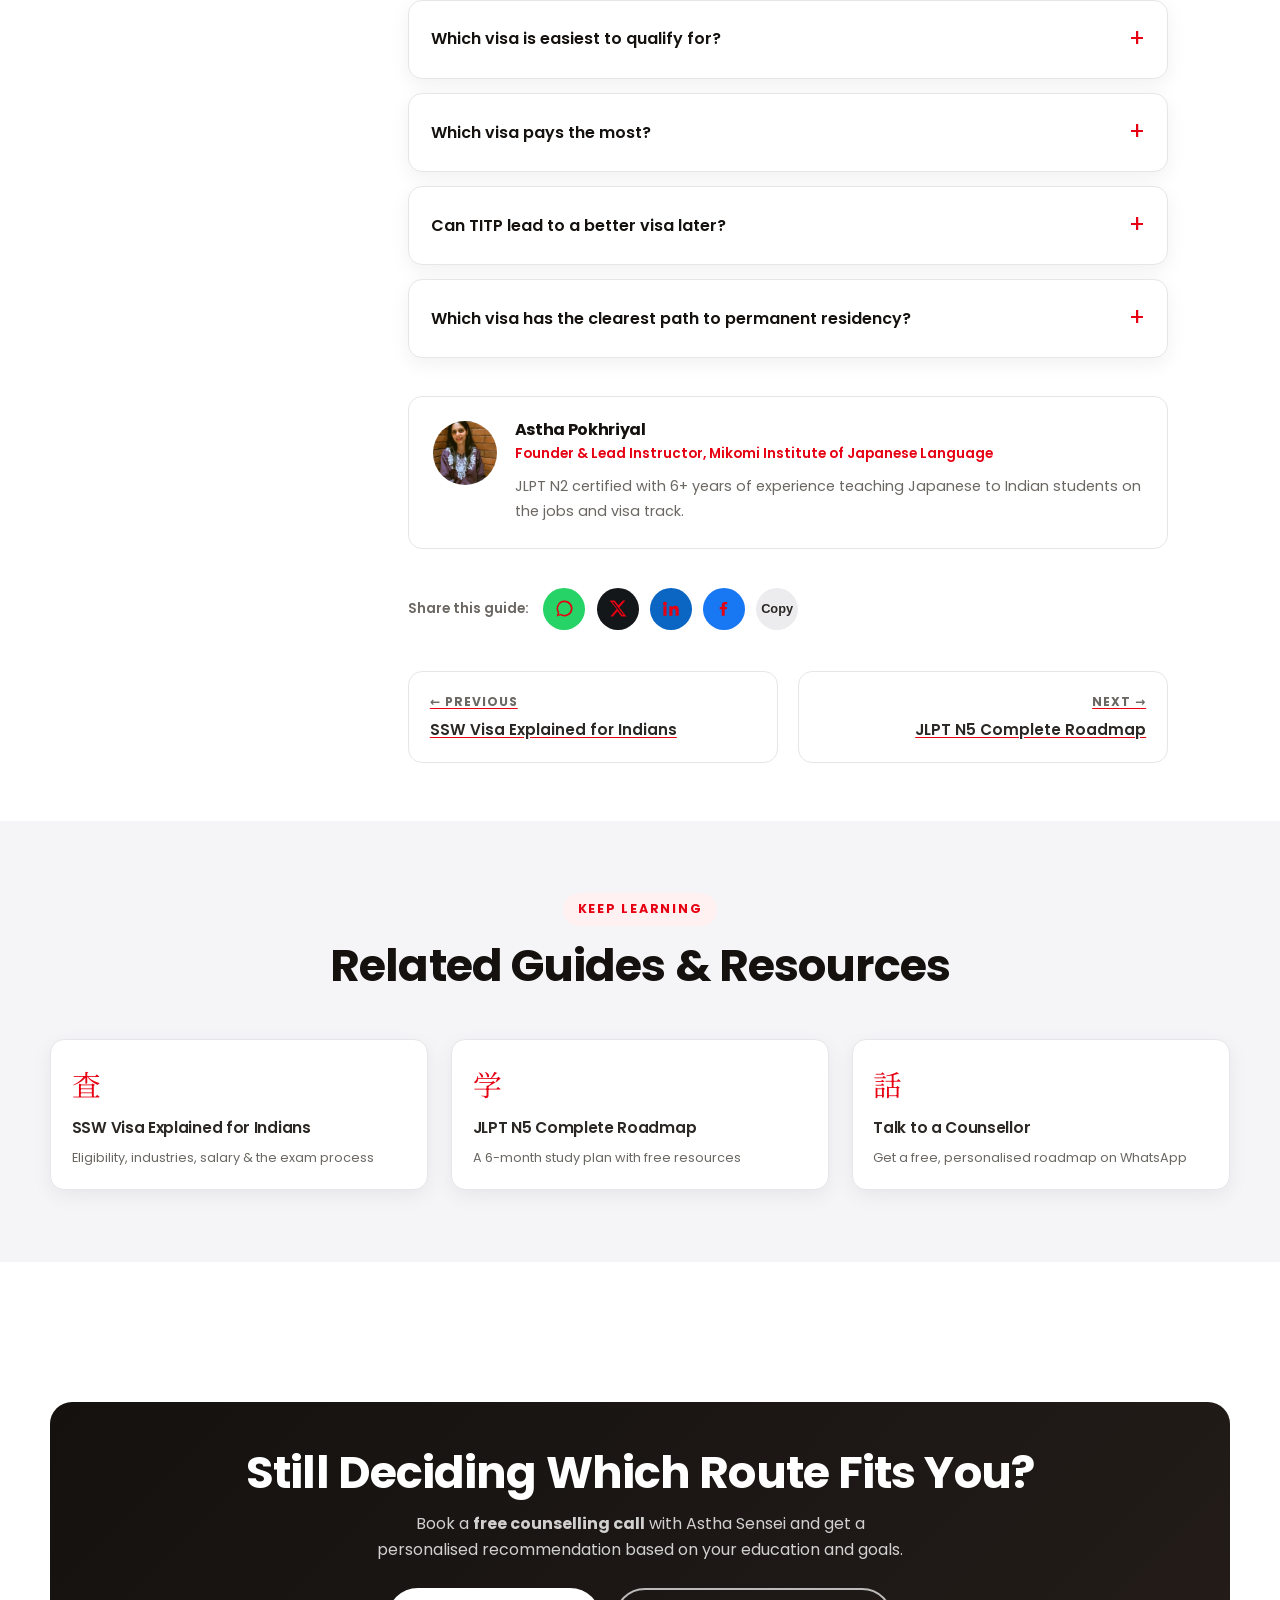
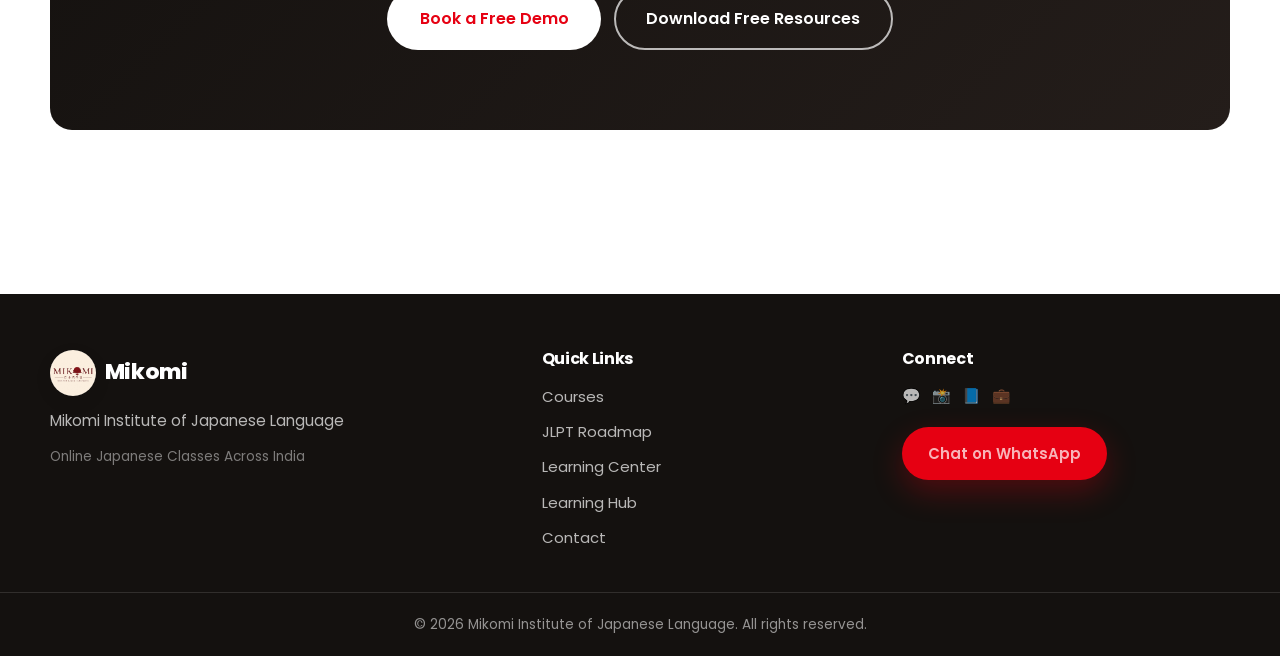
<file: blog/engineer-vs-ssw-vs-titp.html>
<!DOCTYPE html>
<html lang="en">
<head>
  <meta charset="UTF-8" />
  <meta name="viewport" content="width=device-width, initial-scale=1.0" />
  <meta name="theme-color" content="#E60012" />

  <!--
    IMAGE PROMPTS FOR THIS ARTICLE
    Brand: warm cream base, Mikomi red (#E60012), ink black,
    soft blossom pink accent. Flat vector, no stock photos, no
    baked-in text.

    1. hero-banner.jpg — 1600x900 (16:9)
       Prompt: "Flat vector illustration, wide banner, three
       diverging paths from a single starting point leading to
       three simple destination icons (an office building, a
       factory, and a training/graduation icon), warm cream
       background with soft red path lines, minimal geometric
       style, no readable text."
       Alt text: "Illustration of three diverging paths
       representing the Engineer visa, SSW and TITP routes."
  -->

  <title>Engineer Visa vs SSW vs TITP: Which Should You Choose? (2026) | Mikomi</title>
  <meta name="description" content="A clear, side-by-side comparison of Japan's Engineer/Specialist visa, SSW and TITP — career growth, salary trajectory, permanent residency path and language requirements." />
  <meta name="keywords" content="engineer visa vs ssw, ssw vs titp, japan work visa comparison, specified skilled worker vs technical intern" />
  <meta name="author" content="Astha Pokhriyal" />
  <meta name="robots" content="index, follow" />
  <link rel="canonical" href="https://mikomiinstitute.online/blog/engineer-vs-ssw-vs-titp.html" />

  <meta property="og:type" content="article" />
  <meta property="og:site_name" content="Mikomi Institute of Japanese Language" />
  <meta property="og:title" content="Engineer Visa vs SSW vs TITP: Which Should You Choose?" />
  <meta property="og:description" content="Career growth, salary trajectory, permanent residency path and language requirements — compared side by side." />
  <meta property="og:url" content="https://mikomiinstitute.online/blog/engineer-vs-ssw-vs-titp.html" />
  <meta property="og:image" content="https://mikomiinstitute.online/assets/og-image.svg" />
  <meta property="article:published_time" content="2026-07-28" />
  <meta property="article:modified_time" content="2026-07-28" />
  <meta property="og:locale" content="en_IN" />

  <meta name="twitter:card" content="summary_large_image" />
  <meta name="twitter:title" content="Engineer Visa vs SSW vs TITP: Which Should You Choose?" />
  <meta name="twitter:description" content="Career growth, salary trajectory, PR path and language requirements — compared side by side." />
  <meta name="twitter:image" content="https://mikomiinstitute.online/assets/og-image.svg" />

  <link rel="icon" type="image/png" sizes="32x32" href="../favicon/favicon-32.png" />
  <link rel="icon" type="image/png" sizes="180x180" href="../favicon/favicon-180.png" />
  <link rel="apple-touch-icon" href="../favicon/favicon-180.png" />
  <link rel="manifest" href="../manifest.json" />

  <link rel="preconnect" href="https://fonts.googleapis.com" />
  <link rel="preconnect" href="https://fonts.gstatic.com" crossorigin />
  <link href="https://fonts.googleapis.com/css2?family=Poppins:wght@300;400;500;600;700;800&family=Noto+Serif+JP:wght@400;600&display=swap" rel="stylesheet" />

  <link rel="stylesheet" href="../style.css" />
  <link rel="stylesheet" href="../blog.css" />

  <script type="application/ld+json">
  {
    "@context": "https://schema.org",
    "@type": "Article",
    "headline": "Engineer Visa vs SSW vs TITP: Which Should You Choose?",
    "description": "A side-by-side comparison of career growth, salary trajectory, permanent residency path and language requirements across Japan's three main work visa routes.",
    "image": "https://mikomiinstitute.online/assets/og-image.svg",
    "author": { "@type": "Person", "name": "Astha Pokhriyal", "jobTitle": "Founder & Lead Instructor, Mikomi Institute of Japanese Language" },
    "publisher": {
      "@type": "EducationalOrganization",
      "name": "Mikomi Institute of Japanese Language",
      "logo": { "@type": "ImageObject", "url": "https://mikomiinstitute.online/images/mikomi-logo.jpg" }
    },
    "datePublished": "2026-07-28",
    "dateModified": "2026-07-28",
    "mainEntityOfPage": { "@type": "WebPage", "@id": "https://mikomiinstitute.online/blog/engineer-vs-ssw-vs-titp.html" }
  }
  </script>
  <script type="application/ld+json">
  {
    "@context": "https://schema.org",
    "@type": "BreadcrumbList",
    "itemListElement": [
      { "@type": "ListItem", "position": 1, "name": "Home", "item": "https://mikomiinstitute.online/" },
      { "@type": "ListItem", "position": 2, "name": "Learning Hub", "item": "https://mikomiinstitute.online/learning-hub.html" },
      { "@type": "ListItem", "position": 3, "name": "Engineer Visa vs SSW vs TITP", "item": "https://mikomiinstitute.online/blog/engineer-vs-ssw-vs-titp.html" }
    ]
  }
  </script>
  <script type="application/ld+json">
  {
    "@context": "https://schema.org",
    "@type": "FAQPage",
    "mainEntity": [
      { "@type": "Question", "name": "Which visa is easiest to qualify for?", "acceptedAnswer": { "@type": "Answer", "text": "SSW is generally the most accessible for candidates without a university degree, since it's based on passing a language test and an industry skills exam rather than academic qualifications." } },
      { "@type": "Question", "name": "Which visa pays the most?", "acceptedAnswer": { "@type": "Answer", "text": "The Engineer/Specialist visa generally offers the highest salary ceiling, especially in IT, since it's tied to skilled, often specialised roles. SSW and TITP pay is closer to standard wages for their respective industries." } },
      { "@type": "Question", "name": "Can TITP lead to a better visa later?", "acceptedAnswer": { "@type": "Answer", "text": "Yes — many workers complete a TITP term and then transition into SSW using the practical experience and, in some cases, exemptions from parts of the SSW skills exam gained during training." } },
      { "@type": "Question", "name": "Which visa has the clearest path to permanent residency?", "acceptedAnswer": { "@type": "Answer", "text": "The Engineer/Specialist visa and SSW Type 2 both offer paths toward permanent residency over time, generally with fewer restrictions than SSW Type 1. TITP does not lead directly to PR. Rules in this area change periodically, so confirm current details on Japan's official Immigration Services Agency website." } }
    ]
  }
  </script>
</head>

<body>
  <div id="loader" class="loader" aria-hidden="true">
    <div class="loader-logo"><img src="../images/mikomi-logo.jpg" alt="Mikomi Institute of Japanese Language" width="120" height="120" /></div>
    <p class="loader-text">Where Your Japanese Journey Begins</p>
  </div>

  <div id="articleProgress" aria-hidden="true"></div>

  <header class="header" id="header">
    <nav class="nav container" aria-label="Primary navigation">
      <a href="../index.html" class="logo" aria-label="Mikomi Institute of Japanese Language — home">
        <img src="../images/mikomi-logo.jpg" alt="Mikomi Institute of Japanese Language logo" class="logo-img" width="46" height="46" />
        <span class="logo-text">Mikomi</span>
      </a>
      <button class="nav-toggle" id="navToggle" aria-label="Open menu" aria-expanded="false" aria-controls="navMenu"><span></span><span></span><span></span></button>
      <ul class="nav-menu" id="navMenu">
        <li><a href="../index.html#home">Home</a></li>
        <li><a href="../index.html#about">About</a></li>
        <li><a href="../index.html#courses">Courses</a></li>
        <li><a href="../index.html#jlpt">JLPT</a></li>
        <li><a href="../learning-center.html">Downloads</a></li>
        <li><a href="../learning-hub.html">Career Guides</a></li>
        <li><a href="../index.html#testimonials">Testimonials</a></li>
        <li><a href="../index.html#contact">Contact</a></li>
        <li class="nav-cta-mobile"><a href="#" class="btn btn-primary wa-link">Chat on WhatsApp</a></li>
      </ul>
      <a href="#" class="btn btn-primary nav-cta wa-link" aria-label="Chat on WhatsApp">
        <svg class="wa-icon" viewBox="0 0 24 24" aria-hidden="true"><path d="M17.5 14.4c-.3-.2-1.7-.9-2-1s-.5-.1-.7.1-.7.9-.9 1.1-.4.2-.7 0a8 8 0 0 1-2.4-1.5 9 9 0 0 1-1.6-2c-.2-.3 0-.5.1-.6l.5-.6c.1-.2.2-.3.3-.5s0-.4 0-.5l-1-2.3c-.2-.6-.5-.5-.7-.5H7.5c-.2 0-.5 0-.8.4a3.4 3.4 0 0 0-1 2.5c0 1.5 1 2.9 1.2 3.1s2.2 3.4 5.4 4.7a18 18 0 0 0 1.8.7c.8.2 1.4.2 2 .1.6-.1 1.7-.7 2-1.4.2-.7.2-1.2.2-1.4z"/><path d="M12 2a10 10 0 0 0-8.5 15.2L2 22l4.9-1.5A10 10 0 1 0 12 2m0 18a8 8 0 0 1-4.1-1.1l-.3-.2-3 .8.8-2.9-.2-.3A8 8 0 1 1 12 20"/></svg>
        Chat on WhatsApp
      </a>
    </nav>
  </header>

  <main>
    <section class="article-hero">
      <div class="container">
        <p class="article-crumb">
          <a href="../index.html">Home</a><span class="sep">/</span>
          <a href="../learning-hub.html">Learning Hub</a><span class="sep">/</span>
          <span class="current">Engineer Visa vs SSW vs TITP</span>
        </p>
        <span class="article-cat-badge">🛂 Visa &amp; Immigration</span>
        <h1>Engineer Visa vs SSW vs TITP: Which Should You Choose?</h1>
        <p class="article-dek">Career growth, salary trajectory, path to permanent residency and language requirements — the direct comparison, no fluff.</p>

        <div class="article-meta-row">
          <span class="article-meta-author">
            <span class="article-meta-avatar"><img src="../images/founder_portrait_640x800.jpg" alt="Astha Pokhriyal" /></span>
            Astha Pokhriyal, Founder &amp; Lead Instructor
          </span>
          <span>⏱ 5 min read</span>
          <span>📅 Published 28 Jul 2026</span>
          <span>🔄 Updated 28 Jul 2026</span>
        </div>

        <div class="article-hero-cover">
          <svg viewBox="0 0 1600 720" role="img" aria-labelledby="heroSvgTitle3">
            <title id="heroSvgTitle3">Illustration of three diverging paths representing the Engineer visa, SSW and TITP routes</title>
            <defs>
              <linearGradient id="skyGrad3" x1="0" y1="0" x2="1" y2="1">
                <stop offset="0%" stop-color="#fff7ed"/>
                <stop offset="60%" stop-color="#ffe4e0"/>
                <stop offset="100%" stop-color="#ffc9c9"/>
              </linearGradient>
            </defs>
            <rect width="1600" height="720" fill="url(#skyGrad3)"/>
            <circle cx="220" cy="600" r="22" fill="#14110f"/>
            <path d="M220 600 C 500 600, 650 200, 980 160" fill="none" stroke="#E60012" stroke-width="6" stroke-dasharray="14 10"/>
            <path d="M220 600 C 500 600, 700 420, 1120 380" fill="none" stroke="#b3000e" stroke-width="6" stroke-dasharray="14 10"/>
            <path d="M220 600 C 500 600, 700 600, 1180 560" fill="none" stroke="#fb7185" stroke-width="6" stroke-dasharray="14 10"/>
            <g transform="translate(940,90)"><rect width="90" height="110" rx="8" fill="#14110f"/><rect x="14" y="16" width="20" height="20" fill="#fff7ed"/><rect x="42" y="16" width="20" height="20" fill="#fff7ed"/><rect x="14" y="46" width="20" height="20" fill="#fff7ed"/><rect x="42" y="46" width="20" height="20" fill="#fff7ed"/></g>
            <g transform="translate(1080,320)"><rect width="110" height="80" rx="6" fill="#b3000e"/><polygon points="0,0 55,-40 110,0" fill="#7a0009"/></g>
            <g transform="translate(1150,510)"><circle cx="30" cy="30" r="30" fill="#fff"/><rect x="10" y="55" width="40" height="10" rx="5" fill="#14110f"/></g>
          </svg>
        </div>
      </div>
    </section>

    <div class="container">
      <div class="article-shell">
        <aside class="article-toc" id="articleToc" aria-label="Table of contents">
          <button class="article-toc-toggle" type="button">On This Page</button>
          <h4 class="toc-heading-desktop">On This Page</h4>
          <ol>
            <li><a href="#at-a-glance">At a Glance</a></li>
            <li><a href="#who-should-choose">Who Should Choose What?</a></li>
            <li><a href="#career-growth">Career Growth</a></li>
            <li><a href="#permanent-residency">Path to Permanent Residency</a></li>
            <li><a href="#faq">FAQ</a></li>
          </ol>
        </aside>

        <article class="article-content">

          <p>If you've read our guides on <a href="how-to-get-a-job-in-japan-from-india.html">getting a job in Japan</a> and the <a href="ssw-visa-explained-for-indians.html">SSW visa</a>, you already know there isn't one single "Japan work visa." Here's the direct comparison to help you pick a lane.</p>

          <h2 id="at-a-glance">At a Glance</h2>
          <div class="table-wrap">
            <table>
              <thead><tr><th></th><th>Engineer / Specialist</th><th>SSW</th><th>TITP</th></tr></thead>
              <tbody>
                <tr><td><strong>Best for</strong></td><td>Degree-holders in IT, engineering, white-collar roles</td><td>Skilled candidates without a degree</td><td>Entry-level candidates open to training-first roles</td></tr>
                <tr><td><strong>Education needed</strong></td><td>Relevant bachelor's degree or equivalent experience</td><td>None — pass the skills exam instead</td><td>Wide range accepted</td></tr>
                <tr><td><strong>Japanese level</strong></td><td>N3 in practice, often N2 preferred</td><td>JFT-Basic or JLPT N4</td><td>Basic at entry, built up after arrival</td></tr>
                <tr><td><strong>Salary trajectory</strong></td><td>Highest ceiling, especially in IT</td><td>Aligned to standard local wages</td><td>Lowest of the three; framed as training</td></tr>
                <tr><td><strong>Career growth</strong></td><td>Strongest — promotions, specialisation</td><td>Moderate — renewal, Type 2 upgrade</td><td>Limited — fixed training term</td></tr>
                <tr><td><strong>Path to PR</strong></td><td>Clearest, over time</td><td>Possible via Type 2</td><td>Not direct</td></tr>
              </tbody>
            </table>
          </div>

          <div class="callout callout-info">
            <span class="callout-icon">ℹ️</span>
            <div><h4>A note on accuracy</h4><p>Visa rules and permanent residency pathways are set by Japan's Immigration Services Agency and can change. Treat this as a directional comparison and confirm current specifics on the <a href="https://www.isa.go.jp/en/index.html" target="_blank" rel="noopener">official Immigration Services Agency website</a>.</p></div>
          </div>

          <h2 id="who-should-choose">Who Should Choose What?</h2>
          <ul>
            <li><strong>Choose Engineer/Specialist</strong> if you hold a relevant degree (or strong equivalent experience) and want the highest long-term salary ceiling and clearest path to PR — most common for IT and engineering roles.</li>
            <li><strong>Choose SSW</strong> if you don't have a degree but can commit to reaching JFT-Basic/N4 and passing an industry skills exam — the most realistic route into caregiving, food service, construction, manufacturing and similar sectors.</li>
            <li><strong>Consider TITP</strong> only if you're not yet ready for SSW's exam requirements and want a structured, training-first entry point — treat it as a possible stepping stone toward SSW, not a long-term plan.</li>
          </ul>

          <blockquote class="pull-quote">
            Don't choose a visa route based on which one sounds easiest to get into. Choose it based on where you want to be in five years — the gap between these three only widens over time.
            <cite>— Astha Pokhriyal, Founder &amp; Lead Instructor</cite>
          </blockquote>

          <div class="inline-cta">
            <p><strong>Not sure which route fits your background?</strong><br>Get a free, honest assessment based on your education and goals.</p>
            <a href="#" class="btn btn-primary wa-link">Chat on WhatsApp</a>
          </div>

          <h2 id="career-growth">Career Growth</h2>
          <p>The Engineer/Specialist visa offers the most room to grow — promotions, specialisation and job-switching within the same visa category are all straightforward. SSW allows renewal and, in fewer sectors, an upgrade to Type 2 with better long-term terms. TITP is the most limited: it's structured around a fixed training period rather than career progression, which is exactly why many workers use it as a stepping stone into SSW rather than an end goal.</p>

          <h2 id="permanent-residency">Path to Permanent Residency</h2>
          <p>Engineer/Specialist visa holders and SSW Type 2 workers both have a realistic, if gradual, path toward permanent residency. SSW Type 1 does not lead directly to PR and has a capped total stay. TITP does not lead directly to PR either. If long-term settlement in Japan is your goal, that should weigh heavily in which route you start on.</p>

          <h2 id="faq">Frequently Asked Questions</h2>
          <div class="faq-list">
            <details class="faq-item"><summary>Which visa is easiest to qualify for?</summary><p>SSW is generally the most accessible for candidates without a university degree, since it's based on passing a language test and an industry skills exam rather than academic qualifications.</p></details>
            <details class="faq-item"><summary>Which visa pays the most?</summary><p>The Engineer/Specialist visa generally offers the highest salary ceiling, especially in IT, since it's tied to skilled, often specialised roles. SSW and TITP pay is closer to standard wages for their respective industries.</p></details>
            <details class="faq-item"><summary>Can TITP lead to a better visa later?</summary><p>Yes — many workers complete a TITP term and then transition into SSW using the practical experience and, in some cases, exemptions from parts of the SSW skills exam gained during training.</p></details>
            <details class="faq-item"><summary>Which visa has the clearest path to permanent residency?</summary><p>The Engineer/Specialist visa and SSW Type 2 both offer paths toward permanent residency over time, generally with fewer restrictions than SSW Type 1. TITP does not lead directly to PR. Rules in this area change periodically, so confirm current details on Japan's official Immigration Services Agency website.</p></details>
          </div>

          <div class="author-card">
            <div class="author-avatar"><img src="../images/founder_portrait_640x800.jpg" alt="Astha Pokhriyal" /></div>
            <div>
              <h4>Astha Pokhriyal</h4>
              <p class="author-role">Founder &amp; Lead Instructor, Mikomi Institute of Japanese Language</p>
              <p>JLPT N2 certified with 6+ years of experience teaching Japanese to Indian students on the jobs and visa track.</p>
            </div>
          </div>

          <div class="share-bar">
            <span class="share-label">Share this guide:</span>
            <a class="share-btn wa" href="#" target="_blank" rel="noopener" aria-label="Share on WhatsApp"><svg viewBox="0 0 24 24"><path d="M12 2a10 10 0 0 0-8.5 15.2L2 22l4.9-1.5A10 10 0 1 0 12 2m0 18a8 8 0 0 1-4.1-1.1l-.3-.2-3 .8.8-2.9-.2-.3A8 8 0 1 1 12 20"/></svg></a>
            <a class="share-btn tw" href="#" target="_blank" rel="noopener" aria-label="Share on X"><svg viewBox="0 0 24 24"><path d="M18.9 2H22l-7.6 8.7L23.3 22H16.9l-5-6.5-5.7 6.5H2.9l8.1-9.3L2 2h6.6l4.5 6 5.8-6Zm-1.1 18h1.7L7.3 3.9H5.5L17.8 20Z"/></svg></a>
            <a class="share-btn li" href="#" target="_blank" rel="noopener" aria-label="Share on LinkedIn"><svg viewBox="0 0 24 24"><path d="M4.98 3.5a2.5 2.5 0 1 1 0 5 2.5 2.5 0 0 1 0-5ZM3 9h4v12H3V9Zm7 0h3.8v1.7h.05c.53-1 1.83-2.05 3.77-2.05 4.03 0 4.77 2.65 4.77 6.1V21h-4v-5.4c0-1.3-.02-2.96-1.8-2.96-1.8 0-2.08 1.4-2.08 2.87V21h-4V9Z"/></svg></a>
            <a class="share-btn fb" href="#" target="_blank" rel="noopener" aria-label="Share on Facebook"><svg viewBox="0 0 24 24"><path d="M13.5 21v-7.9h2.66l.4-3.1h-3.06V8.1c0-.9.25-1.5 1.55-1.5h1.65V3.8C15.8 3.75 14.85 3.66 13.74 3.66c-2.3 0-3.9 1.4-3.9 4v2.34H7.17v3.1h2.67V21h3.66Z"/></svg></a>
            <button class="share-btn copy" type="button">Copy</button>
          </div>

          <nav class="article-pagination" aria-label="Article navigation">
            <a href="ssw-visa-explained-for-indians.html" class="pager-card pager-prev"><small>← Previous</small><span>SSW Visa Explained for Indians</span></a>
            <a href="jlpt-n5-complete-roadmap.html" class="pager-card pager-next"><small>Next →</small><span>JLPT N5 Complete Roadmap</span></a>
          </nav>
        </article>
      </div>
    </div>

    <section class="related-section">
      <div class="container">
        <div class="section-head reveal"><span class="section-tag">Keep Learning</span><h2>Related Guides &amp; Resources</h2></div>
        <div class="related-grid">
          <a href="ssw-visa-explained-for-indians.html" class="related-card reveal"><span class="rel-glyph">査</span><h4>SSW Visa Explained for Indians</h4><small>Eligibility, industries, salary &amp; the exam process</small></a>
          <a href="jlpt-n5-complete-roadmap.html" class="related-card reveal"><span class="rel-glyph">学</span><h4>JLPT N5 Complete Roadmap</h4><small>A 6-month study plan with free resources</small></a>
          <a href="#" class="related-card wa-link reveal"><span class="rel-glyph">話</span><h4>Talk to a Counsellor</h4><small>Get a free, personalised roadmap on WhatsApp</small></a>
        </div>
      </div>
    </section>

    <section class="section">
      <div class="container">
        <div class="article-cta reveal">
          <h2>Still Deciding Which Route Fits You?</h2>
          <p>Book a <strong>free counselling call</strong> with Astha Sensei and get a personalised recommendation based on your education and goals.</p>
          <div class="hero-ctas center-ctas">
            <a href="#" class="btn btn-white btn-lg wa-link">Book a Free Demo</a>
            <a href="../learning-center.html" class="btn btn-outline-white btn-lg">Download Free Resources</a>
          </div>
        </div>
      </div>
    </section>
  </main>

  <footer class="footer">
    <div class="container footer-grid">
      <div class="footer-brand">
        <a href="../index.html" class="logo logo-light"><img src="../images/mikomi-logo.jpg" alt="Mikomi Institute of Japanese Language logo" class="logo-img" width="46" height="46" /><span class="logo-text">Mikomi</span></a>
        <p>Mikomi Institute of Japanese Language</p>
        <p class="footer-muted">Online Japanese Classes Across India</p>
      </div>
      <div class="footer-links">
        <h4>Quick Links</h4>
        <ul>
          <li><a href="../index.html#courses">Courses</a></li>
          <li><a href="../index.html#jlpt">JLPT Roadmap</a></li>
          <li><a href="../learning-center.html">Learning Center</a></li>
          <li><a href="../learning-hub.html">Learning Hub</a></li>
          <li><a href="../index.html#contact">Contact</a></li>
        </ul>
      </div>
      <div class="footer-links">
        <h4>Connect</h4>
        <div class="footer-social">
          <a href="#" class="wa-link" aria-label="WhatsApp">💬</a>
          <a href="https://www.instagram.com/mikomi_institute/" target="_blank" rel="noopener" aria-label="Instagram">📸</a>
          <a href="https://www.facebook.com/MikomiJapaneseInstitute/" target="_blank" rel="noopener" aria-label="Facebook">📘</a>
          <a href="https://www.linkedin.com/in/mikomi-japanese-language-institute-7945b630b/" target="_blank" rel="noopener" aria-label="LinkedIn">💼</a>
        </div>
        <a href="#" class="btn btn-primary wa-link footer-cta">Chat on WhatsApp</a>
      </div>
    </div>
    <div class="footer-bottom"><div class="container"><p>© <span id="year"></span> Mikomi Institute of Japanese Language. All rights reserved.</p></div></div>
  </footer>

  <a href="#" class="wa-float wa-link" aria-label="Chat with Mikomi on WhatsApp">
    <svg viewBox="0 0 24 24" aria-hidden="true"><path d="M12 2a10 10 0 0 0-8.5 15.2L2 22l4.9-1.5A10 10 0 1 0 12 2m0 18a8 8 0 0 1-4.1-1.1l-.3-.2-3 .8.8-2.9-.2-.3A8 8 0 1 1 12 20"/><path d="M17.5 14.4c-.3-.2-1.7-.9-2-1s-.5-.1-.7.1-.7.9-.9 1.1-.4.2-.7 0a8 8 0 0 1-2.4-1.5 9 9 0 0 1-1.6-2c-.2-.3 0-.5.1-.6l.5-.6c.1-.2.2-.3.3-.5s0-.4 0-.5l-1-2.3c-.2-.6-.5-.5-.7-.5H7.5c-.2 0-.5 0-.8.4a3.4 3.4 0 0 0-1 2.5c0 1.5 1 2.9 1.2 3.1s2.2 3.4 5.4 4.7a18 18 0 0 0 1.8.7c.8.2 1.4.2 2 .1.6-.1 1.7-.7 2-1.4.2-.7.2-1.2.2-1.4z"/></svg>
  </a>
  <button class="back-top" id="backTop" aria-label="Back to top">↑</button>

  <div class="popup-overlay" id="popupOverlay" aria-hidden="true"></div>
  <div class="popup" id="popup" role="dialog" aria-modal="true" aria-labelledby="popupTitle" aria-hidden="true">
    <button class="popup-close" id="popupClose" aria-label="Close popup">×</button>
    <div class="popup-emoji">👋</div>
    <h3 id="popupTitle">Confused about which visa route to take?</h3>
    <p class="popup-text">Talk to our counsellor and get a free, personalised roadmap.</p>
    <a href="#" class="btn btn-primary btn-block wa-link">Chat with a Counsellor</a>
  </div>

  <div class="mobile-bar">
    <a href="#" class="mobile-bar-btn wa wa-link"><svg class="wa-icon" viewBox="0 0 24 24" aria-hidden="true"><path d="M12 2a10 10 0 0 0-8.5 15.2L2 22l4.9-1.5A10 10 0 1 0 12 2m0 18a8 8 0 0 1-4.1-1.1l-.3-.2-3 .8.8-2.9-.2-.3A8 8 0 1 1 12 20"/></svg>WhatsApp</a>
    <a href="#" class="mobile-bar-btn demo wa-link">📅 Book Demo</a>
  </div>

  <script src="../script.js"></script>
  <script src="../blog.js"></script>
</body>
</html>
</file>
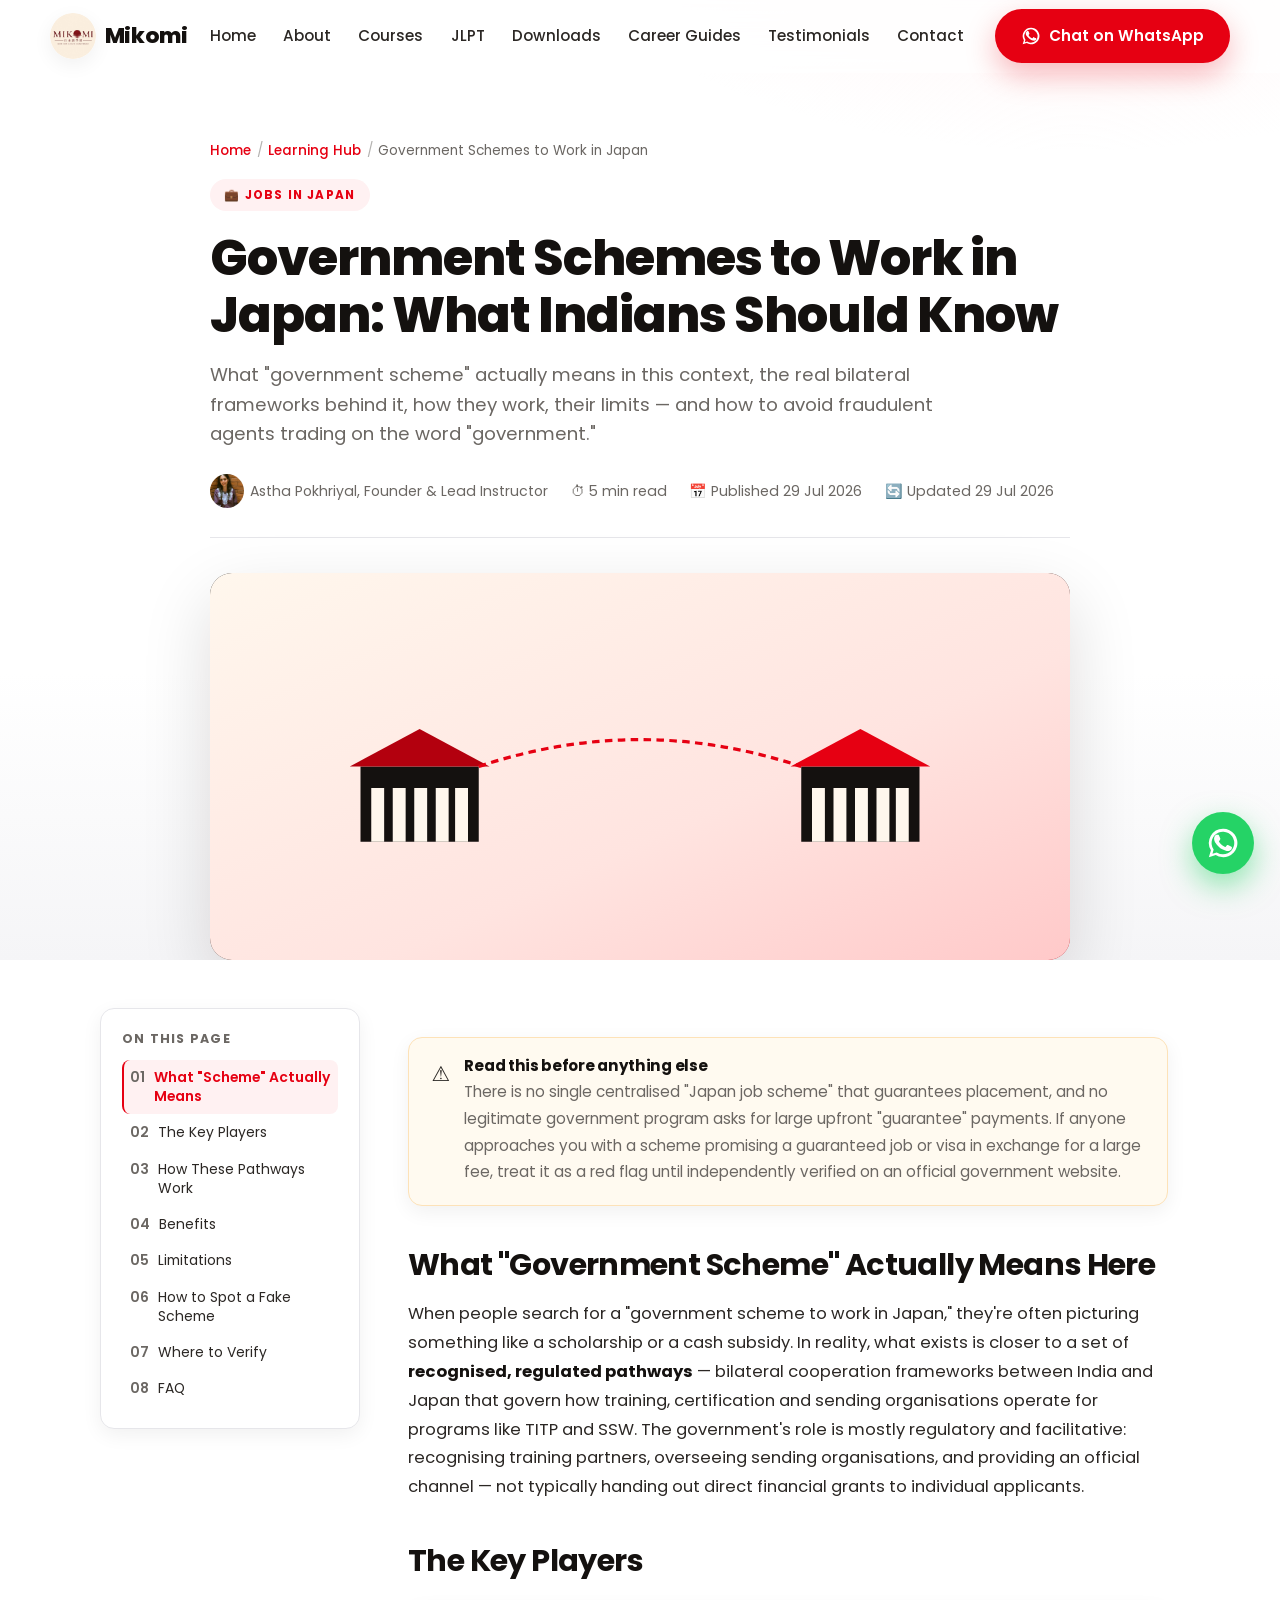
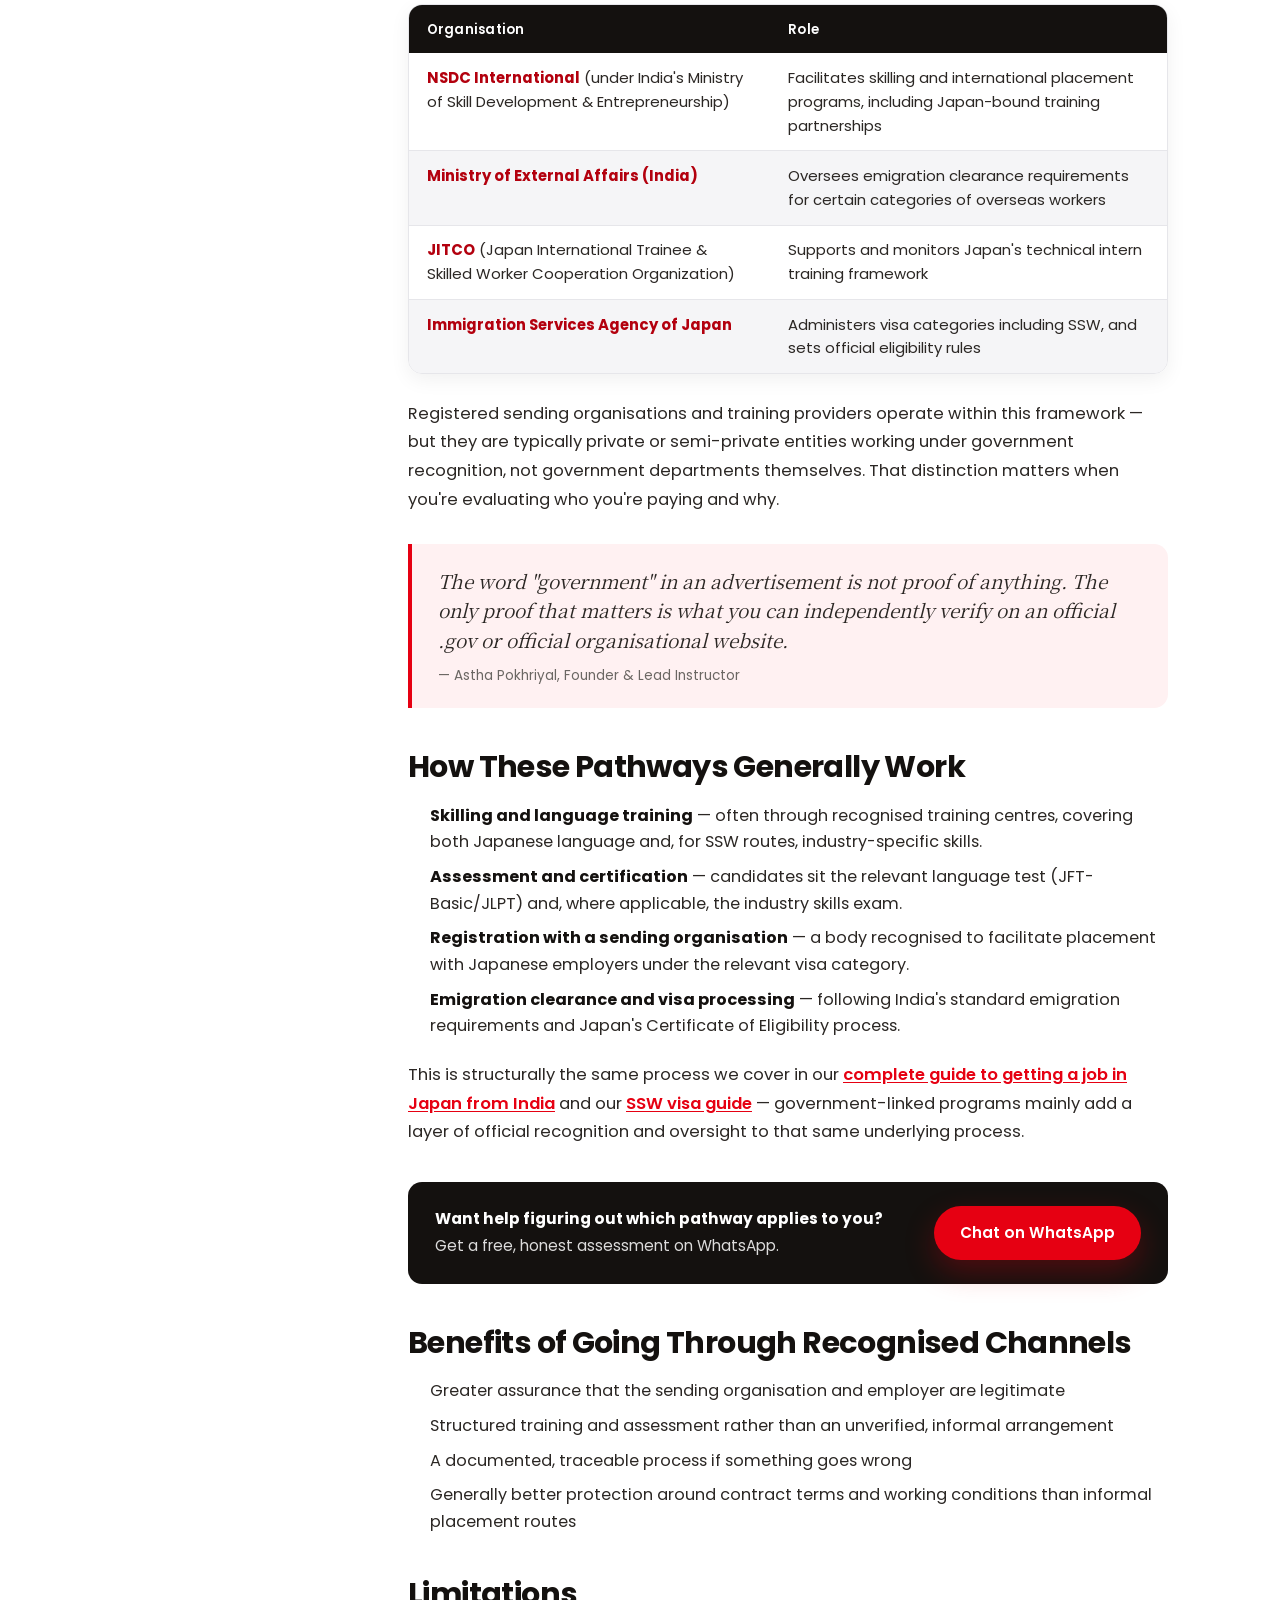
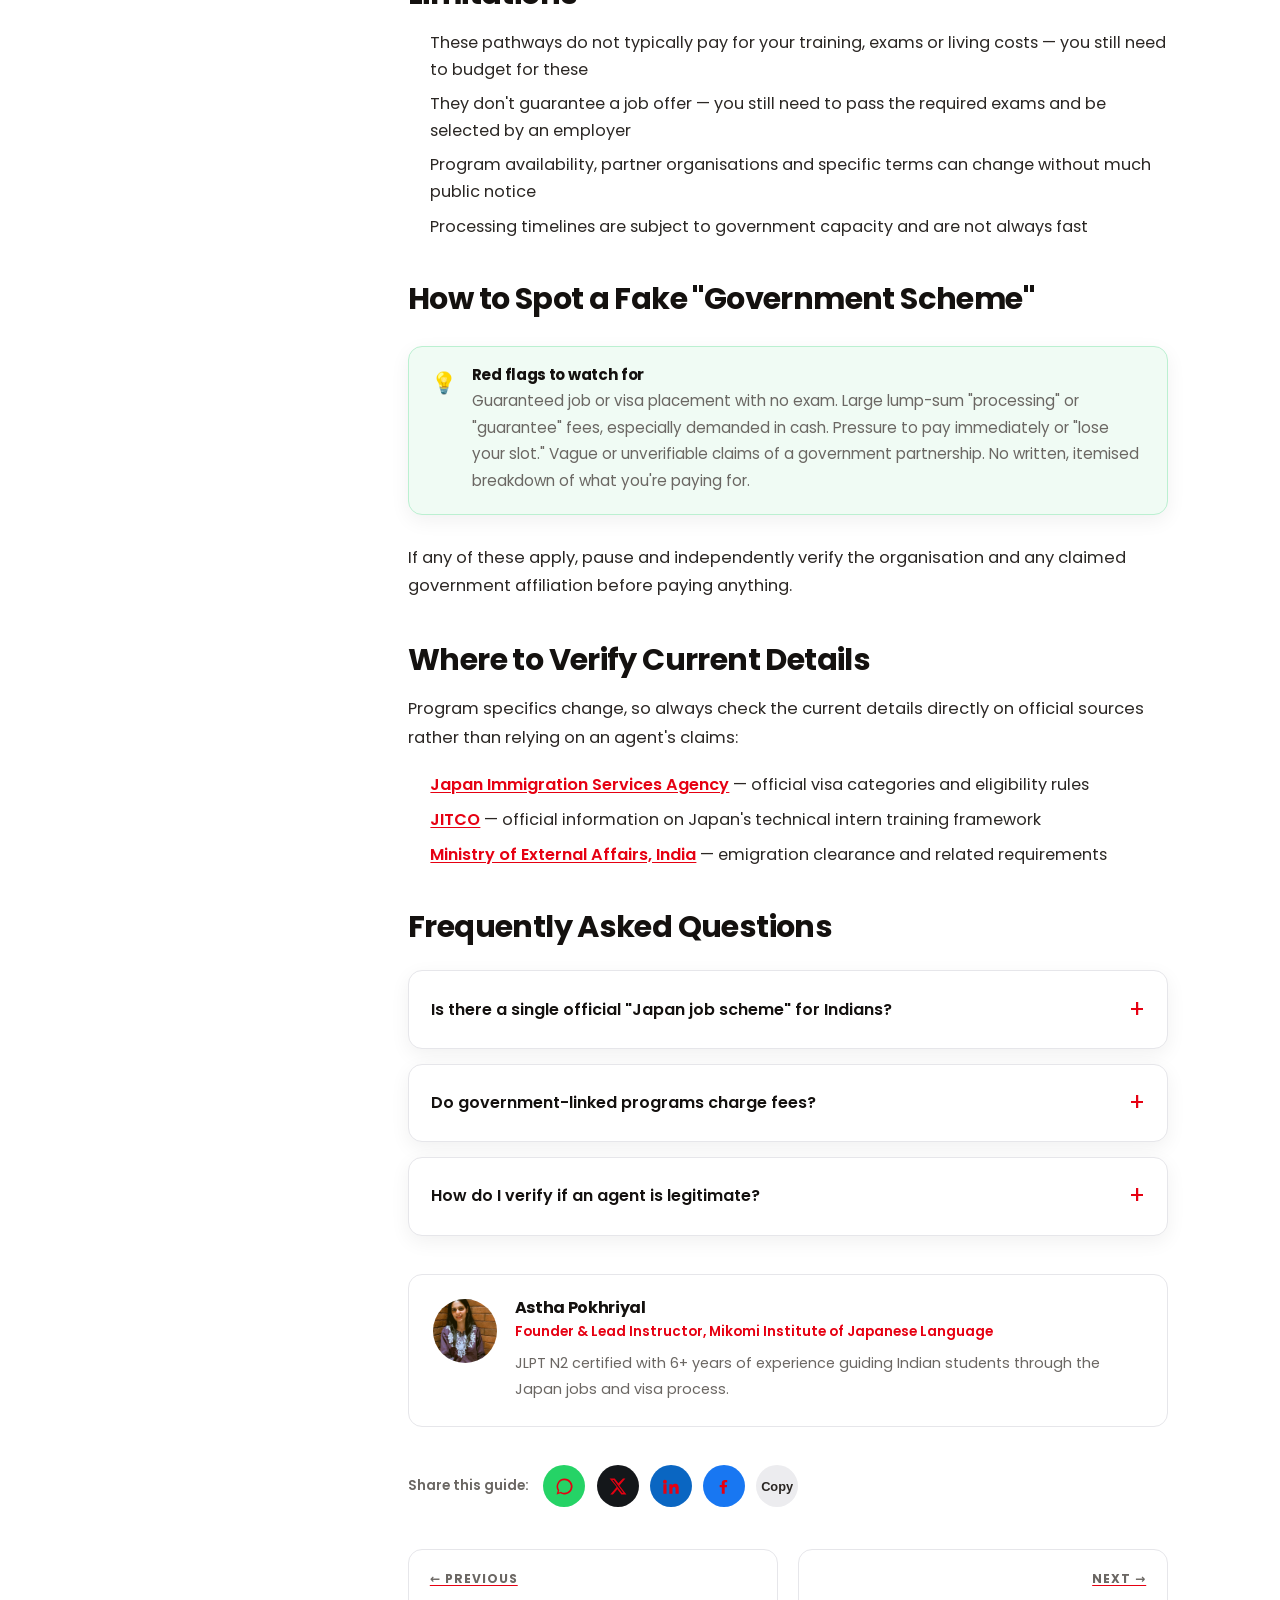
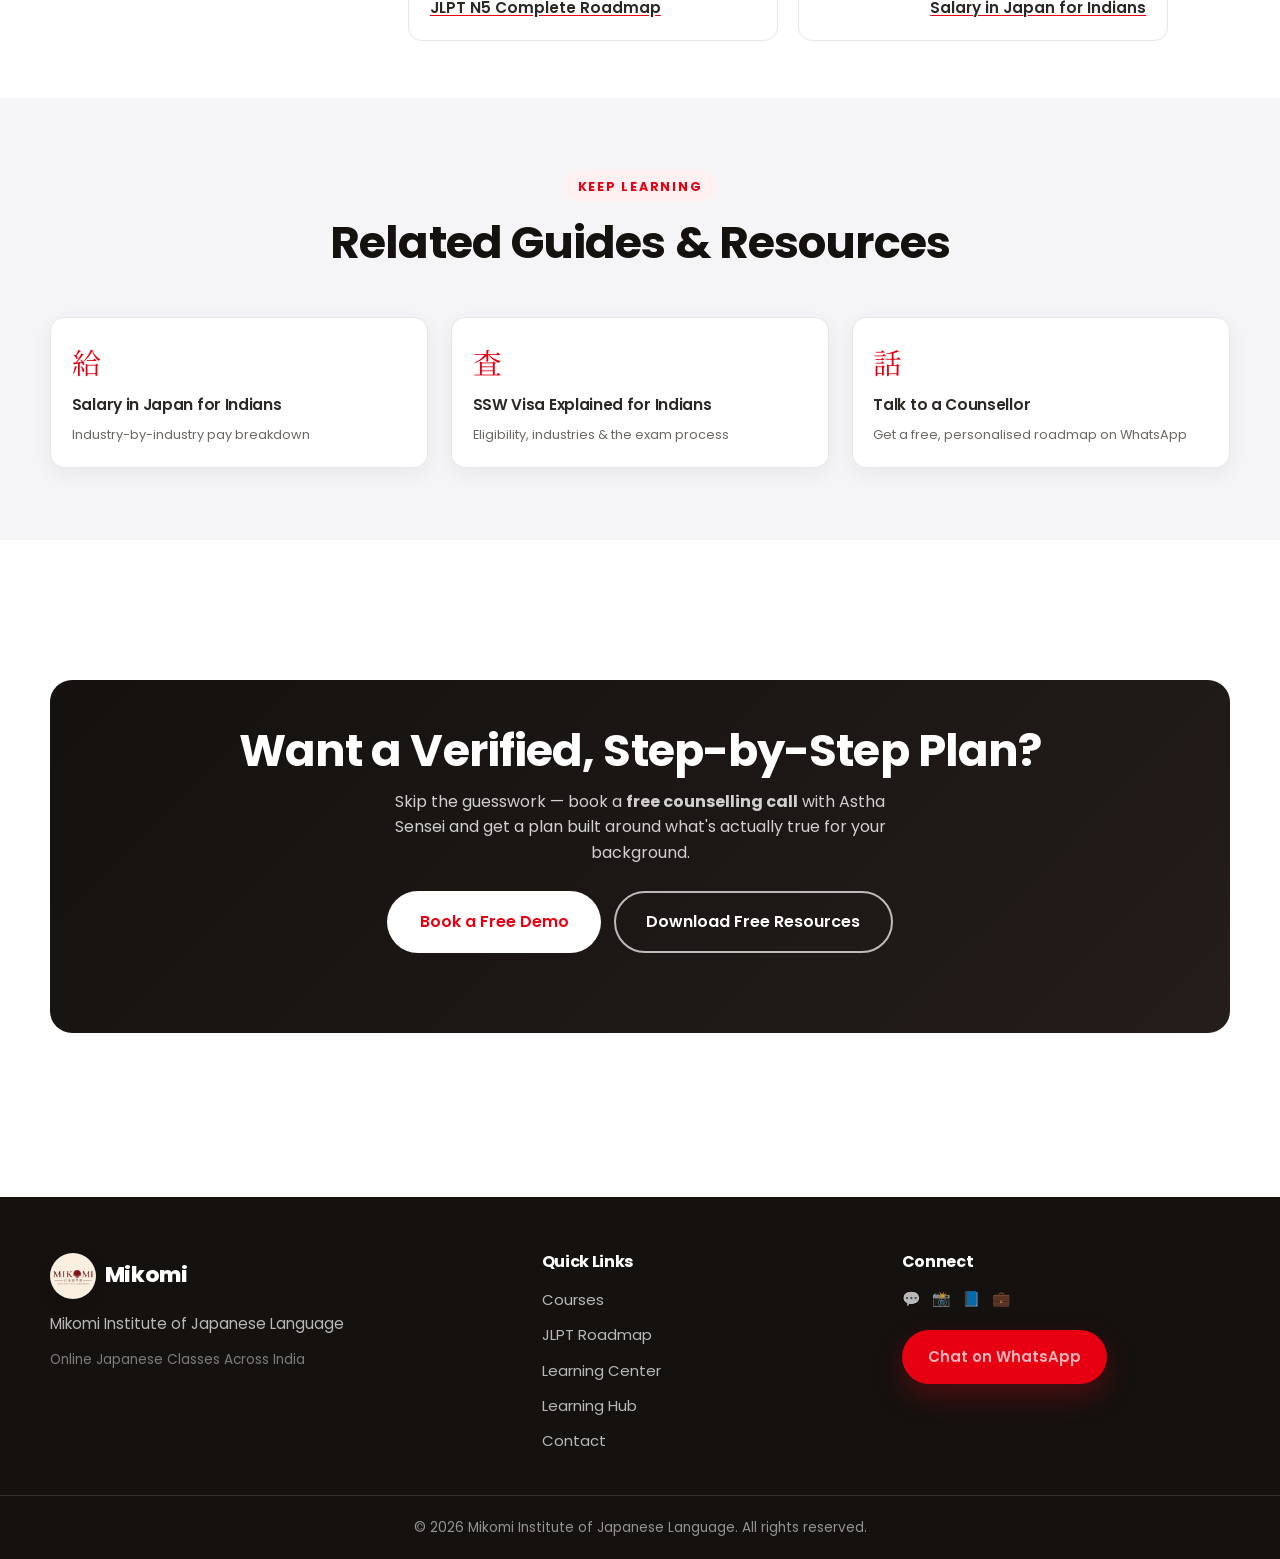
<file: blog/government-schemes-to-work-in-japan.html>
<!DOCTYPE html>
<html lang="en">
<head>
  <meta charset="UTF-8" />
  <meta name="viewport" content="width=device-width, initial-scale=1.0" />
  <meta name="theme-color" content="#E60012" />

  <!--
    IMAGE PROMPTS FOR THIS ARTICLE
    Brand: warm cream base, Mikomi red (#E60012), ink black,
    soft blossom pink accent. Flat vector, no stock photos, no
    baked-in text.

    1. hero-banner.jpg — 1600x900 (16:9)
       Prompt: "Flat vector illustration, wide banner, two simple
       government-building icons (columned facade style) on
       either side connected by a dotted handshake/bridge motif
       in the middle, warm cream background with soft red
       accents, minimal geometric editorial style, no readable
       text, official but approachable mood."
       Alt text: "Illustration of two government buildings
       connected by a bridge, representing India-Japan
       government-linked employment cooperation."
  -->

  <title>Government Schemes to Work in Japan: What Indians Should Know (2026) | Mikomi</title>
  <meta name="description" content="What 'government scheme' actually means for Indians looking to work in Japan — the real bilateral frameworks involved, how they work, their limitations, and how to spot fraudulent agents." />
  <meta name="keywords" content="government scheme to work in japan, india japan overseas employment, nsdc international japan, titp government program, ssw government scheme india" />
  <meta name="author" content="Astha Pokhriyal" />
  <meta name="robots" content="index, follow" />
  <link rel="canonical" href="https://mikomiinstitute.online/blog/government-schemes-to-work-in-japan.html" />

  <meta property="og:type" content="article" />
  <meta property="og:site_name" content="Mikomi Institute of Japanese Language" />
  <meta property="og:title" content="Government Schemes to Work in Japan: What Indians Should Know" />
  <meta property="og:description" content="The real bilateral frameworks behind 'government schemes' to work in Japan, how they work, their limitations, and how to spot fraudulent agents." />
  <meta property="og:url" content="https://mikomiinstitute.online/blog/government-schemes-to-work-in-japan.html" />
  <meta property="og:image" content="https://mikomiinstitute.online/assets/og-image.svg" />
  <meta property="article:published_time" content="2026-07-29" />
  <meta property="article:modified_time" content="2026-07-29" />
  <meta property="og:locale" content="en_IN" />

  <meta name="twitter:card" content="summary_large_image" />
  <meta name="twitter:title" content="Government Schemes to Work in Japan: What Indians Should Know" />
  <meta name="twitter:description" content="The real frameworks behind 'government schemes' to work in Japan, how they work, and how to spot fraudulent agents." />
  <meta name="twitter:image" content="https://mikomiinstitute.online/assets/og-image.svg" />

  <link rel="icon" type="image/png" sizes="32x32" href="../favicon/favicon-32.png" />
  <link rel="icon" type="image/png" sizes="180x180" href="../favicon/favicon-180.png" />
  <link rel="apple-touch-icon" href="../favicon/favicon-180.png" />
  <link rel="manifest" href="../manifest.json" />

  <link rel="preconnect" href="https://fonts.googleapis.com" />
  <link rel="preconnect" href="https://fonts.gstatic.com" crossorigin />
  <link href="https://fonts.googleapis.com/css2?family=Poppins:wght@300;400;500;600;700;800&family=Noto+Serif+JP:wght@400;600&display=swap" rel="stylesheet" />

  <link rel="stylesheet" href="../style.css" />
  <link rel="stylesheet" href="../blog.css" />

  <script type="application/ld+json">
  {
    "@context": "https://schema.org",
    "@type": "Article",
    "headline": "Government Schemes to Work in Japan: What Indians Should Know",
    "description": "What 'government scheme' actually means for Indians looking to work in Japan, the real bilateral frameworks involved, how they work, their limitations, and how to spot fraudulent agents.",
    "image": "https://mikomiinstitute.online/assets/og-image.svg",
    "author": { "@type": "Person", "name": "Astha Pokhriyal", "jobTitle": "Founder & Lead Instructor, Mikomi Institute of Japanese Language" },
    "publisher": {
      "@type": "EducationalOrganization",
      "name": "Mikomi Institute of Japanese Language",
      "logo": { "@type": "ImageObject", "url": "https://mikomiinstitute.online/images/mikomi-logo.jpg" }
    },
    "datePublished": "2026-07-29",
    "dateModified": "2026-07-29",
    "mainEntityOfPage": { "@type": "WebPage", "@id": "https://mikomiinstitute.online/blog/government-schemes-to-work-in-japan.html" }
  }
  </script>
  <script type="application/ld+json">
  {
    "@context": "https://schema.org",
    "@type": "BreadcrumbList",
    "itemListElement": [
      { "@type": "ListItem", "position": 1, "name": "Home", "item": "https://mikomiinstitute.online/" },
      { "@type": "ListItem", "position": 2, "name": "Learning Hub", "item": "https://mikomiinstitute.online/learning-hub.html" },
      { "@type": "ListItem", "position": 3, "name": "Government Schemes to Work in Japan", "item": "https://mikomiinstitute.online/blog/government-schemes-to-work-in-japan.html" }
    ]
  }
  </script>
  <script type="application/ld+json">
  {
    "@context": "https://schema.org",
    "@type": "FAQPage",
    "mainEntity": [
      { "@type": "Question", "name": "Is there a single official 'Japan job scheme' for Indians?", "acceptedAnswer": { "@type": "Answer", "text": "There isn't one single scheme — there's a set of bilateral frameworks (covering TITP and SSW) between India and Japan, involving bodies like India's NSDC International and Japan's JITCO and Immigration Services Agency, that recognise and regulate certain training and placement pathways. Always verify current program details on official government sources." } },
      { "@type": "Question", "name": "Do government-linked programs charge fees?", "acceptedAnswer": { "@type": "Answer", "text": "Registered training partners and sending organisations may charge legitimate, disclosed fees for training, testing and documentation — but you should always get an itemised, written breakdown. Be highly suspicious of anyone demanding large lump-sum 'guarantee' payments or promising a scheme will place you without any exam or interview." } },
      { "@type": "Question", "name": "How do I verify if an agent is legitimate?", "acceptedAnswer": { "@type": "Answer", "text": "Check whether the organisation is registered with the relevant Indian authority (such as under the Emigration Act framework) and cross-reference any claimed government partnership directly on the official government website rather than trusting the agent's own marketing material." } }
    ]
  }
  </script>
</head>

<body>
  <div id="loader" class="loader" aria-hidden="true">
    <div class="loader-logo"><img src="../images/mikomi-logo.jpg" alt="Mikomi Institute of Japanese Language" width="120" height="120" /></div>
    <p class="loader-text">Where Your Japanese Journey Begins</p>
  </div>

  <div id="articleProgress" aria-hidden="true"></div>

  <header class="header" id="header">
    <nav class="nav container" aria-label="Primary navigation">
      <a href="../index.html" class="logo" aria-label="Mikomi Institute of Japanese Language — home">
        <img src="../images/mikomi-logo.jpg" alt="Mikomi Institute of Japanese Language logo" class="logo-img" width="46" height="46" />
        <span class="logo-text">Mikomi</span>
      </a>
      <button class="nav-toggle" id="navToggle" aria-label="Open menu" aria-expanded="false" aria-controls="navMenu"><span></span><span></span><span></span></button>
      <ul class="nav-menu" id="navMenu">
        <li><a href="../index.html#home">Home</a></li>
        <li><a href="../index.html#about">About</a></li>
        <li><a href="../index.html#courses">Courses</a></li>
        <li><a href="../index.html#jlpt">JLPT</a></li>
        <li><a href="../learning-center.html">Downloads</a></li>
        <li><a href="../learning-hub.html">Career Guides</a></li>
        <li><a href="../index.html#testimonials">Testimonials</a></li>
        <li><a href="../index.html#contact">Contact</a></li>
        <li class="nav-cta-mobile"><a href="#" class="btn btn-primary wa-link">Chat on WhatsApp</a></li>
      </ul>
      <a href="#" class="btn btn-primary nav-cta wa-link" aria-label="Chat on WhatsApp">
        <svg class="wa-icon" viewBox="0 0 24 24" aria-hidden="true"><path d="M17.5 14.4c-.3-.2-1.7-.9-2-1s-.5-.1-.7.1-.7.9-.9 1.1-.4.2-.7 0a8 8 0 0 1-2.4-1.5 9 9 0 0 1-1.6-2c-.2-.3 0-.5.1-.6l.5-.6c.1-.2.2-.3.3-.5s0-.4 0-.5l-1-2.3c-.2-.6-.5-.5-.7-.5H7.5c-.2 0-.5 0-.8.4a3.4 3.4 0 0 0-1 2.5c0 1.5 1 2.9 1.2 3.1s2.2 3.4 5.4 4.7a18 18 0 0 0 1.8.7c.8.2 1.4.2 2 .1.6-.1 1.7-.7 2-1.4.2-.7.2-1.2.2-1.4z"/><path d="M12 2a10 10 0 0 0-8.5 15.2L2 22l4.9-1.5A10 10 0 1 0 12 2m0 18a8 8 0 0 1-4.1-1.1l-.3-.2-3 .8.8-2.9-.2-.3A8 8 0 1 1 12 20"/></svg>
        Chat on WhatsApp
      </a>
    </nav>
  </header>

  <main>
    <section class="article-hero">
      <div class="container">
        <p class="article-crumb">
          <a href="../index.html">Home</a><span class="sep">/</span>
          <a href="../learning-hub.html">Learning Hub</a><span class="sep">/</span>
          <span class="current">Government Schemes to Work in Japan</span>
        </p>
        <span class="article-cat-badge">💼 Jobs in Japan</span>
        <h1>Government Schemes to Work in Japan: What Indians Should Know</h1>
        <p class="article-dek">What "government scheme" actually means in this context, the real bilateral frameworks behind it, how they work, their limits — and how to avoid fraudulent agents trading on the word "government."</p>

        <div class="article-meta-row">
          <span class="article-meta-author">
            <span class="article-meta-avatar"><img src="../images/founder_portrait_640x800.jpg" alt="Astha Pokhriyal" /></span>
            Astha Pokhriyal, Founder &amp; Lead Instructor
          </span>
          <span>⏱ 5 min read</span>
          <span>📅 Published 29 Jul 2026</span>
          <span>🔄 Updated 29 Jul 2026</span>
        </div>

        <div class="article-hero-cover">
          <svg viewBox="0 0 1600 720" role="img" aria-labelledby="heroSvgTitle5">
            <title id="heroSvgTitle5">Illustration of two government buildings connected by a bridge, representing India-Japan employment cooperation</title>
            <defs>
              <linearGradient id="skyGrad5" x1="0" y1="0" x2="1" y2="1">
                <stop offset="0%" stop-color="#fff7ed"/>
                <stop offset="60%" stop-color="#ffe4e0"/>
                <stop offset="100%" stop-color="#ffc9c9"/>
              </linearGradient>
            </defs>
            <rect width="1600" height="720" fill="url(#skyGrad5)"/>
            <g transform="translate(280,280)">
              <rect x="0" y="80" width="220" height="140" fill="#14110f"/>
              <polygon points="-20,80 110,10 240,80" fill="#b3000e"/>
              <rect x="20" y="120" width="24" height="100" fill="#fff7ed"/>
              <rect x="60" y="120" width="24" height="100" fill="#fff7ed"/>
              <rect x="100" y="120" width="24" height="100" fill="#fff7ed"/>
              <rect x="140" y="120" width="24" height="100" fill="#fff7ed"/>
              <rect x="176" y="120" width="24" height="100" fill="#fff7ed"/>
            </g>
            <g transform="translate(1100,280)">
              <rect x="0" y="80" width="220" height="140" fill="#14110f"/>
              <polygon points="-20,80 110,10 240,80" fill="#E60012"/>
              <rect x="20" y="120" width="24" height="100" fill="#fff7ed"/>
              <rect x="60" y="120" width="24" height="100" fill="#fff7ed"/>
              <rect x="100" y="120" width="24" height="100" fill="#fff7ed"/>
              <rect x="140" y="120" width="24" height="100" fill="#fff7ed"/>
              <rect x="176" y="120" width="24" height="100" fill="#fff7ed"/>
            </g>
            <path d="M500 360 Q800 260 1100 360" fill="none" stroke="#E60012" stroke-width="6" stroke-dasharray="14 10"/>
          </svg>
        </div>
      </div>
    </section>

    <div class="container">
      <div class="article-shell">
        <aside class="article-toc" id="articleToc" aria-label="Table of contents">
          <button class="article-toc-toggle" type="button">On This Page</button>
          <h4 class="toc-heading-desktop">On This Page</h4>
          <ol>
            <li><a href="#what-it-means">What "Scheme" Actually Means</a></li>
            <li><a href="#key-players">The Key Players</a></li>
            <li><a href="#how-it-works">How These Pathways Work</a></li>
            <li><a href="#benefits">Benefits</a></li>
            <li><a href="#limitations">Limitations</a></li>
            <li><a href="#red-flags">How to Spot a Fake Scheme</a></li>
            <li><a href="#verify">Where to Verify</a></li>
            <li><a href="#faq">FAQ</a></li>
          </ol>
        </aside>

        <article class="article-content">

          <div class="callout callout-warning">
            <span class="callout-icon">⚠️</span>
            <div><h4>Read this before anything else</h4><p>There is no single centralised "Japan job scheme" that guarantees placement, and no legitimate government program asks for large upfront "guarantee" payments. If anyone approaches you with a scheme promising a guaranteed job or visa in exchange for a large fee, treat it as a red flag until independently verified on an official government website.</p></div>
          </div>

          <h2 id="what-it-means">What "Government Scheme" Actually Means Here</h2>
          <p>When people search for a "government scheme to work in Japan," they're often picturing something like a scholarship or a cash subsidy. In reality, what exists is closer to a set of <strong>recognised, regulated pathways</strong> — bilateral cooperation frameworks between India and Japan that govern how training, certification and sending organisations operate for programs like TITP and SSW. The government's role is mostly regulatory and facilitative: recognising training partners, overseeing sending organisations, and providing an official channel — not typically handing out direct financial grants to individual applicants.</p>

          <h2 id="key-players">The Key Players</h2>
          <div class="table-wrap">
            <table>
              <thead><tr><th>Organisation</th><th>Role</th></tr></thead>
              <tbody>
                <tr><td><strong>NSDC International</strong> (under India's Ministry of Skill Development &amp; Entrepreneurship)</td><td>Facilitates skilling and international placement programs, including Japan-bound training partnerships</td></tr>
                <tr><td><strong>Ministry of External Affairs (India)</strong></td><td>Oversees emigration clearance requirements for certain categories of overseas workers</td></tr>
                <tr><td><strong>JITCO</strong> (Japan International Trainee &amp; Skilled Worker Cooperation Organization)</td><td>Supports and monitors Japan's technical intern training framework</td></tr>
                <tr><td><strong>Immigration Services Agency of Japan</strong></td><td>Administers visa categories including SSW, and sets official eligibility rules</td></tr>
              </tbody>
            </table>
          </div>
          <p>Registered sending organisations and training providers operate within this framework — but they are typically private or semi-private entities working under government recognition, not government departments themselves. That distinction matters when you're evaluating who you're paying and why.</p>

          <blockquote class="pull-quote">
            The word "government" in an advertisement is not proof of anything. The only proof that matters is what you can independently verify on an official .gov or official organisational website.
            <cite>— Astha Pokhriyal, Founder &amp; Lead Instructor</cite>
          </blockquote>

          <h2 id="how-it-works">How These Pathways Generally Work</h2>
          <ul>
            <li><strong>Skilling and language training</strong> — often through recognised training centres, covering both Japanese language and, for SSW routes, industry-specific skills.</li>
            <li><strong>Assessment and certification</strong> — candidates sit the relevant language test (JFT-Basic/JLPT) and, where applicable, the industry skills exam.</li>
            <li><strong>Registration with a sending organisation</strong> — a body recognised to facilitate placement with Japanese employers under the relevant visa category.</li>
            <li><strong>Emigration clearance and visa processing</strong> — following India's standard emigration requirements and Japan's Certificate of Eligibility process.</li>
          </ul>
          <p>This is structurally the same process we cover in our <a href="how-to-get-a-job-in-japan-from-india.html">complete guide to getting a job in Japan from India</a> and our <a href="ssw-visa-explained-for-indians.html">SSW visa guide</a> — government-linked programs mainly add a layer of official recognition and oversight to that same underlying process.</p>

          <div class="inline-cta">
            <p><strong>Want help figuring out which pathway applies to you?</strong><br>Get a free, honest assessment on WhatsApp.</p>
            <a href="#" class="btn btn-primary wa-link">Chat on WhatsApp</a>
          </div>

          <h2 id="benefits">Benefits of Going Through Recognised Channels</h2>
          <ul>
            <li>Greater assurance that the sending organisation and employer are legitimate</li>
            <li>Structured training and assessment rather than an unverified, informal arrangement</li>
            <li>A documented, traceable process if something goes wrong</li>
            <li>Generally better protection around contract terms and working conditions than informal placement routes</li>
          </ul>

          <h2 id="limitations">Limitations</h2>
          <ul>
            <li>These pathways do not typically pay for your training, exams or living costs — you still need to budget for these</li>
            <li>They don't guarantee a job offer — you still need to pass the required exams and be selected by an employer</li>
            <li>Program availability, partner organisations and specific terms can change without much public notice</li>
            <li>Processing timelines are subject to government capacity and are not always fast</li>
          </ul>

          <h2 id="red-flags">How to Spot a Fake "Government Scheme"</h2>
          <div class="callout callout-tip">
            <span class="callout-icon">💡</span>
            <div><h4>Red flags to watch for</h4><p>Guaranteed job or visa placement with no exam. Large lump-sum "processing" or "guarantee" fees, especially demanded in cash. Pressure to pay immediately or "lose your slot." Vague or unverifiable claims of a government partnership. No written, itemised breakdown of what you're paying for.</p></div>
          </div>
          <p>If any of these apply, pause and independently verify the organisation and any claimed government affiliation before paying anything.</p>

          <h2 id="verify">Where to Verify Current Details</h2>
          <p>Program specifics change, so always check the current details directly on official sources rather than relying on an agent's claims:</p>
          <ul>
            <li><a href="https://www.isa.go.jp/en/index.html" target="_blank" rel="noopener">Japan Immigration Services Agency</a> — official visa categories and eligibility rules</li>
            <li><a href="https://www.jitco.or.jp/en/" target="_blank" rel="noopener">JITCO</a> — official information on Japan's technical intern training framework</li>
            <li><a href="https://www.mea.gov.in/" target="_blank" rel="noopener">Ministry of External Affairs, India</a> — emigration clearance and related requirements</li>
          </ul>

          <h2 id="faq">Frequently Asked Questions</h2>
          <div class="faq-list">
            <details class="faq-item"><summary>Is there a single official "Japan job scheme" for Indians?</summary><p>There isn't one single scheme — there's a set of bilateral frameworks (covering TITP and SSW) between India and Japan, involving bodies like India's NSDC International and Japan's JITCO and Immigration Services Agency, that recognise and regulate certain training and placement pathways. Always verify current program details on official government sources.</p></details>
            <details class="faq-item"><summary>Do government-linked programs charge fees?</summary><p>Registered training partners and sending organisations may charge legitimate, disclosed fees for training, testing and documentation — but you should always get an itemised, written breakdown. Be highly suspicious of anyone demanding large lump-sum "guarantee" payments or promising a scheme will place you without any exam or interview.</p></details>
            <details class="faq-item"><summary>How do I verify if an agent is legitimate?</summary><p>Check whether the organisation is registered with the relevant Indian authority (such as under the Emigration Act framework) and cross-reference any claimed government partnership directly on the official government website rather than trusting the agent's own marketing material.</p></details>
          </div>

          <div class="author-card">
            <div class="author-avatar"><img src="../images/founder_portrait_640x800.jpg" alt="Astha Pokhriyal" /></div>
            <div>
              <h4>Astha Pokhriyal</h4>
              <p class="author-role">Founder &amp; Lead Instructor, Mikomi Institute of Japanese Language</p>
              <p>JLPT N2 certified with 6+ years of experience guiding Indian students through the Japan jobs and visa process.</p>
            </div>
          </div>

          <div class="share-bar">
            <span class="share-label">Share this guide:</span>
            <a class="share-btn wa" href="#" target="_blank" rel="noopener" aria-label="Share on WhatsApp"><svg viewBox="0 0 24 24"><path d="M12 2a10 10 0 0 0-8.5 15.2L2 22l4.9-1.5A10 10 0 1 0 12 2m0 18a8 8 0 0 1-4.1-1.1l-.3-.2-3 .8.8-2.9-.2-.3A8 8 0 1 1 12 20"/></svg></a>
            <a class="share-btn tw" href="#" target="_blank" rel="noopener" aria-label="Share on X"><svg viewBox="0 0 24 24"><path d="M18.9 2H22l-7.6 8.7L23.3 22H16.9l-5-6.5-5.7 6.5H2.9l8.1-9.3L2 2h6.6l4.5 6 5.8-6Zm-1.1 18h1.7L7.3 3.9H5.5L17.8 20Z"/></svg></a>
            <a class="share-btn li" href="#" target="_blank" rel="noopener" aria-label="Share on LinkedIn"><svg viewBox="0 0 24 24"><path d="M4.98 3.5a2.5 2.5 0 1 1 0 5 2.5 2.5 0 0 1 0-5ZM3 9h4v12H3V9Zm7 0h3.8v1.7h.05c.53-1 1.83-2.05 3.77-2.05 4.03 0 4.77 2.65 4.77 6.1V21h-4v-5.4c0-1.3-.02-2.96-1.8-2.96-1.8 0-2.08 1.4-2.08 2.87V21h-4V9Z"/></svg></a>
            <a class="share-btn fb" href="#" target="_blank" rel="noopener" aria-label="Share on Facebook"><svg viewBox="0 0 24 24"><path d="M13.5 21v-7.9h2.66l.4-3.1h-3.06V8.1c0-.9.25-1.5 1.55-1.5h1.65V3.8C15.8 3.75 14.85 3.66 13.74 3.66c-2.3 0-3.9 1.4-3.9 4v2.34H7.17v3.1h2.67V21h3.66Z"/></svg></a>
            <button class="share-btn copy" type="button">Copy</button>
          </div>

          <nav class="article-pagination" aria-label="Article navigation">
            <a href="jlpt-n5-complete-roadmap.html" class="pager-card pager-prev"><small>← Previous</small><span>JLPT N5 Complete Roadmap</span></a>
            <a href="salary-in-japan-for-indians.html" class="pager-card pager-next"><small>Next →</small><span>Salary in Japan for Indians</span></a>
          </nav>
        </article>
      </div>
    </div>

    <section class="related-section">
      <div class="container">
        <div class="section-head reveal"><span class="section-tag">Keep Learning</span><h2>Related Guides &amp; Resources</h2></div>
        <div class="related-grid">
          <a href="salary-in-japan-for-indians.html" class="related-card reveal"><span class="rel-glyph">給</span><h4>Salary in Japan for Indians</h4><small>Industry-by-industry pay breakdown</small></a>
          <a href="ssw-visa-explained-for-indians.html" class="related-card reveal"><span class="rel-glyph">査</span><h4>SSW Visa Explained for Indians</h4><small>Eligibility, industries &amp; the exam process</small></a>
          <a href="#" class="related-card wa-link reveal"><span class="rel-glyph">話</span><h4>Talk to a Counsellor</h4><small>Get a free, personalised roadmap on WhatsApp</small></a>
        </div>
      </div>
    </section>

    <section class="section">
      <div class="container">
        <div class="article-cta reveal">
          <h2>Want a Verified, Step-by-Step Plan?</h2>
          <p>Skip the guesswork — book a <strong>free counselling call</strong> with Astha Sensei and get a plan built around what's actually true for your background.</p>
          <div class="hero-ctas center-ctas">
            <a href="#" class="btn btn-white btn-lg wa-link">Book a Free Demo</a>
            <a href="../learning-center.html" class="btn btn-outline-white btn-lg">Download Free Resources</a>
          </div>
        </div>
      </div>
    </section>
  </main>

  <footer class="footer">
    <div class="container footer-grid">
      <div class="footer-brand">
        <a href="../index.html" class="logo logo-light"><img src="../images/mikomi-logo.jpg" alt="Mikomi Institute of Japanese Language logo" class="logo-img" width="46" height="46" /><span class="logo-text">Mikomi</span></a>
        <p>Mikomi Institute of Japanese Language</p>
        <p class="footer-muted">Online Japanese Classes Across India</p>
      </div>
      <div class="footer-links">
        <h4>Quick Links</h4>
        <ul>
          <li><a href="../index.html#courses">Courses</a></li>
          <li><a href="../index.html#jlpt">JLPT Roadmap</a></li>
          <li><a href="../learning-center.html">Learning Center</a></li>
          <li><a href="../learning-hub.html">Learning Hub</a></li>
          <li><a href="../index.html#contact">Contact</a></li>
        </ul>
      </div>
      <div class="footer-links">
        <h4>Connect</h4>
        <div class="footer-social">
          <a href="#" class="wa-link" aria-label="WhatsApp">💬</a>
          <a href="https://www.instagram.com/mikomi_institute/" target="_blank" rel="noopener" aria-label="Instagram">📸</a>
          <a href="https://www.facebook.com/MikomiJapaneseInstitute/" target="_blank" rel="noopener" aria-label="Facebook">📘</a>
          <a href="https://www.linkedin.com/in/mikomi-japanese-language-institute-7945b630b/" target="_blank" rel="noopener" aria-label="LinkedIn">💼</a>
        </div>
        <a href="#" class="btn btn-primary wa-link footer-cta">Chat on WhatsApp</a>
      </div>
    </div>
    <div class="footer-bottom"><div class="container"><p>© <span id="year"></span> Mikomi Institute of Japanese Language. All rights reserved.</p></div></div>
  </footer>

  <a href="#" class="wa-float wa-link" aria-label="Chat with Mikomi on WhatsApp">
    <svg viewBox="0 0 24 24" aria-hidden="true"><path d="M12 2a10 10 0 0 0-8.5 15.2L2 22l4.9-1.5A10 10 0 1 0 12 2m0 18a8 8 0 0 1-4.1-1.1l-.3-.2-3 .8.8-2.9-.2-.3A8 8 0 1 1 12 20"/><path d="M17.5 14.4c-.3-.2-1.7-.9-2-1s-.5-.1-.7.1-.7.9-.9 1.1-.4.2-.7 0a8 8 0 0 1-2.4-1.5 9 9 0 0 1-1.6-2c-.2-.3 0-.5.1-.6l.5-.6c.1-.2.2-.3.3-.5s0-.4 0-.5l-1-2.3c-.2-.6-.5-.5-.7-.5H7.5c-.2 0-.5 0-.8.4a3.4 3.4 0 0 0-1 2.5c0 1.5 1 2.9 1.2 3.1s2.2 3.4 5.4 4.7a18 18 0 0 0 1.8.7c.8.2 1.4.2 2 .1.6-.1 1.7-.7 2-1.4.2-.7.2-1.2.2-1.4z"/></svg>
  </a>
  <button class="back-top" id="backTop" aria-label="Back to top">↑</button>

  <div class="popup-overlay" id="popupOverlay" aria-hidden="true"></div>
  <div class="popup" id="popup" role="dialog" aria-modal="true" aria-labelledby="popupTitle" aria-hidden="true">
    <button class="popup-close" id="popupClose" aria-label="Close popup">×</button>
    <div class="popup-emoji">👋</div>
    <h3 id="popupTitle">Not sure if a scheme is legitimate?</h3>
    <p class="popup-text">Ask us on WhatsApp before you pay anyone.</p>
    <a href="#" class="btn btn-primary btn-block wa-link">Chat with a Counsellor</a>
  </div>

  <div class="mobile-bar">
    <a href="#" class="mobile-bar-btn wa wa-link"><svg class="wa-icon" viewBox="0 0 24 24" aria-hidden="true"><path d="M12 2a10 10 0 0 0-8.5 15.2L2 22l4.9-1.5A10 10 0 1 0 12 2m0 18a8 8 0 0 1-4.1-1.1l-.3-.2-3 .8.8-2.9-.2-.3A8 8 0 1 1 12 20"/></svg>WhatsApp</a>
    <a href="#" class="mobile-bar-btn demo wa-link">📅 Book Demo</a>
  </div>

  <script src="../script.js"></script>
  <script src="../blog.js"></script>
</body>
</html>
</file>
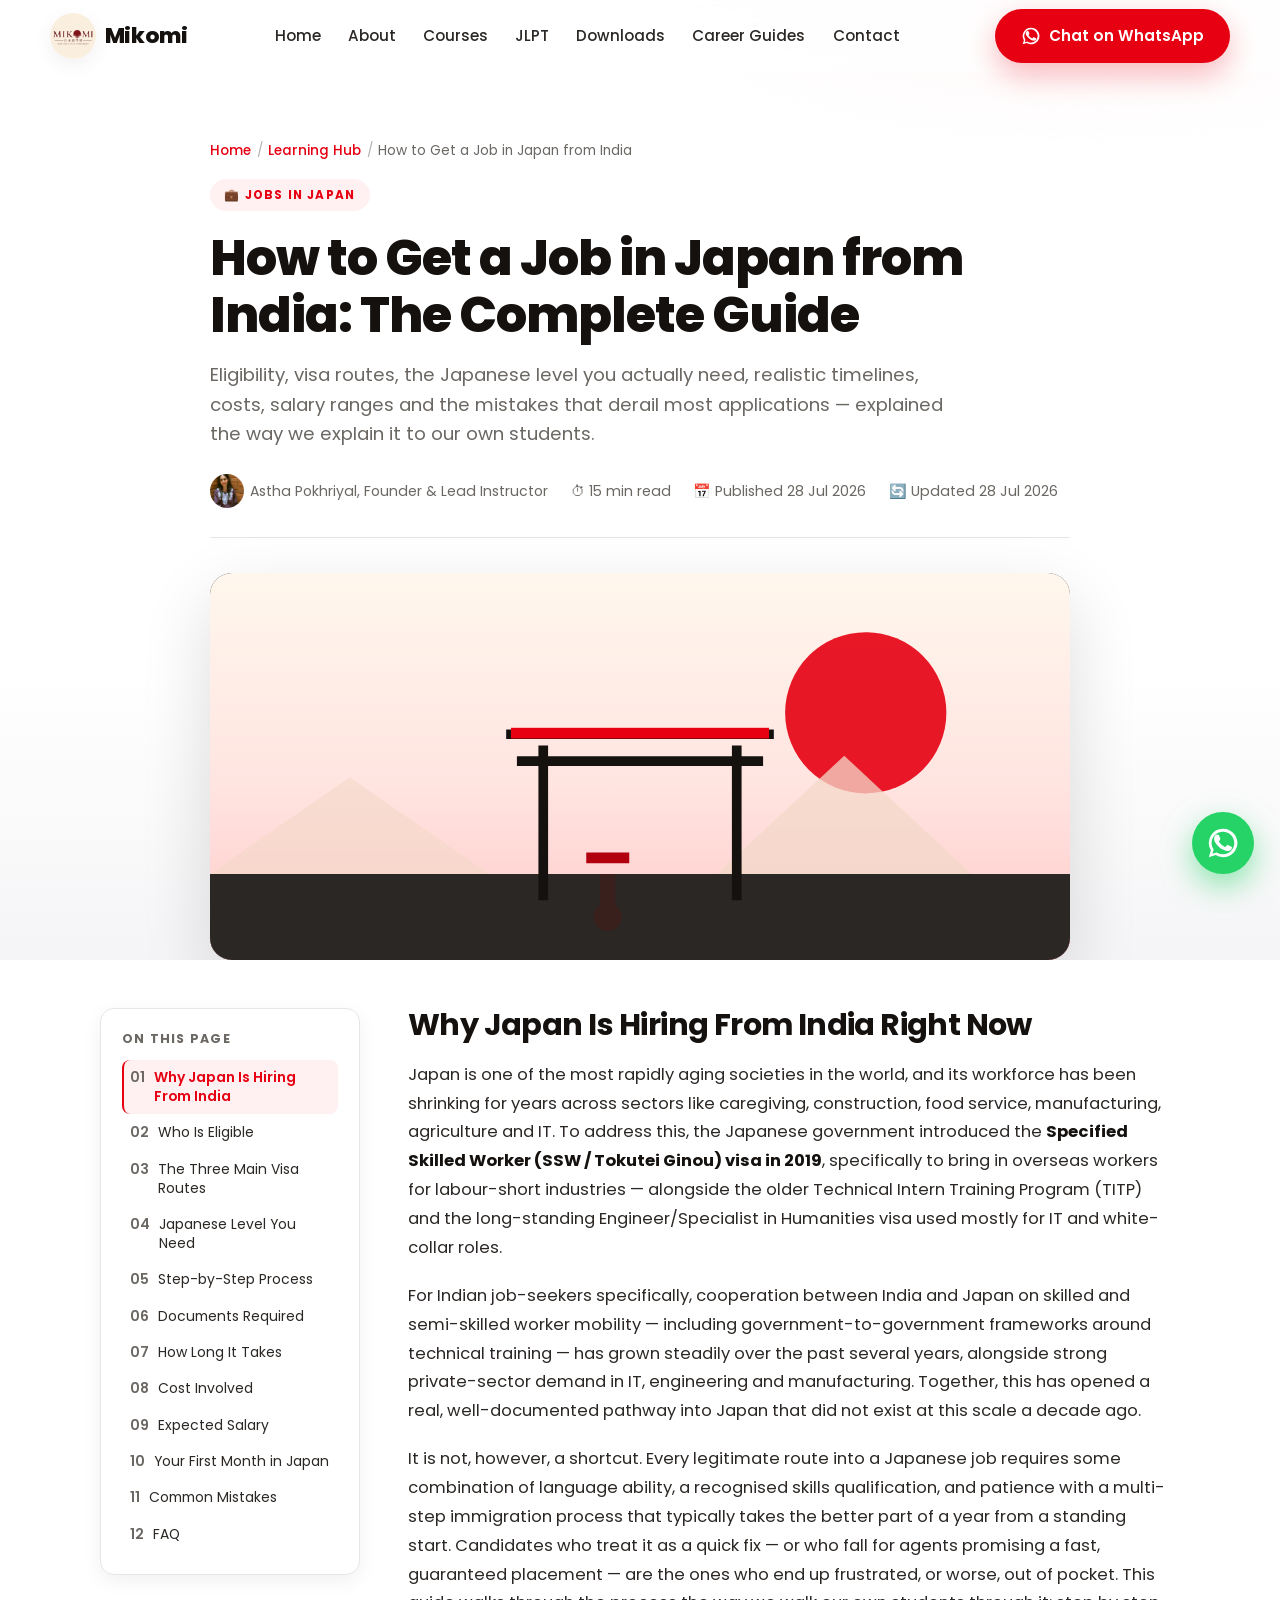
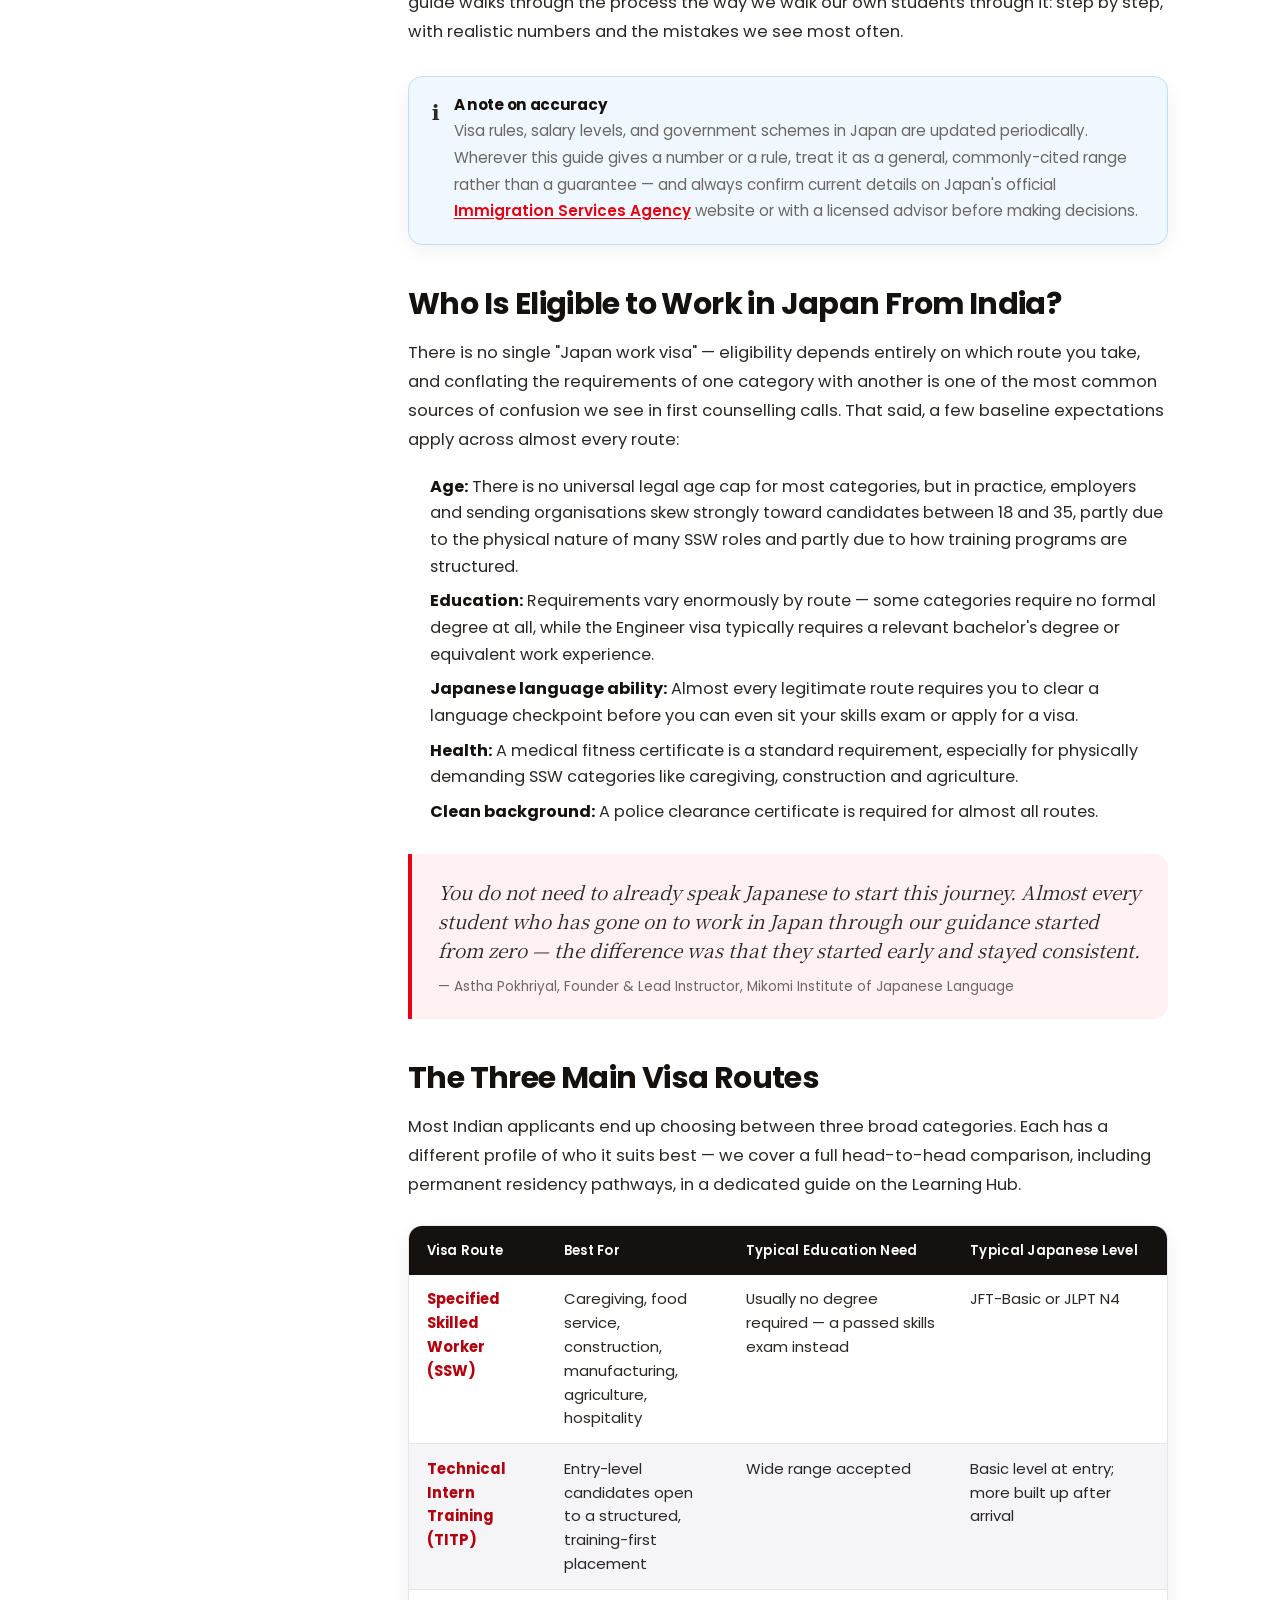
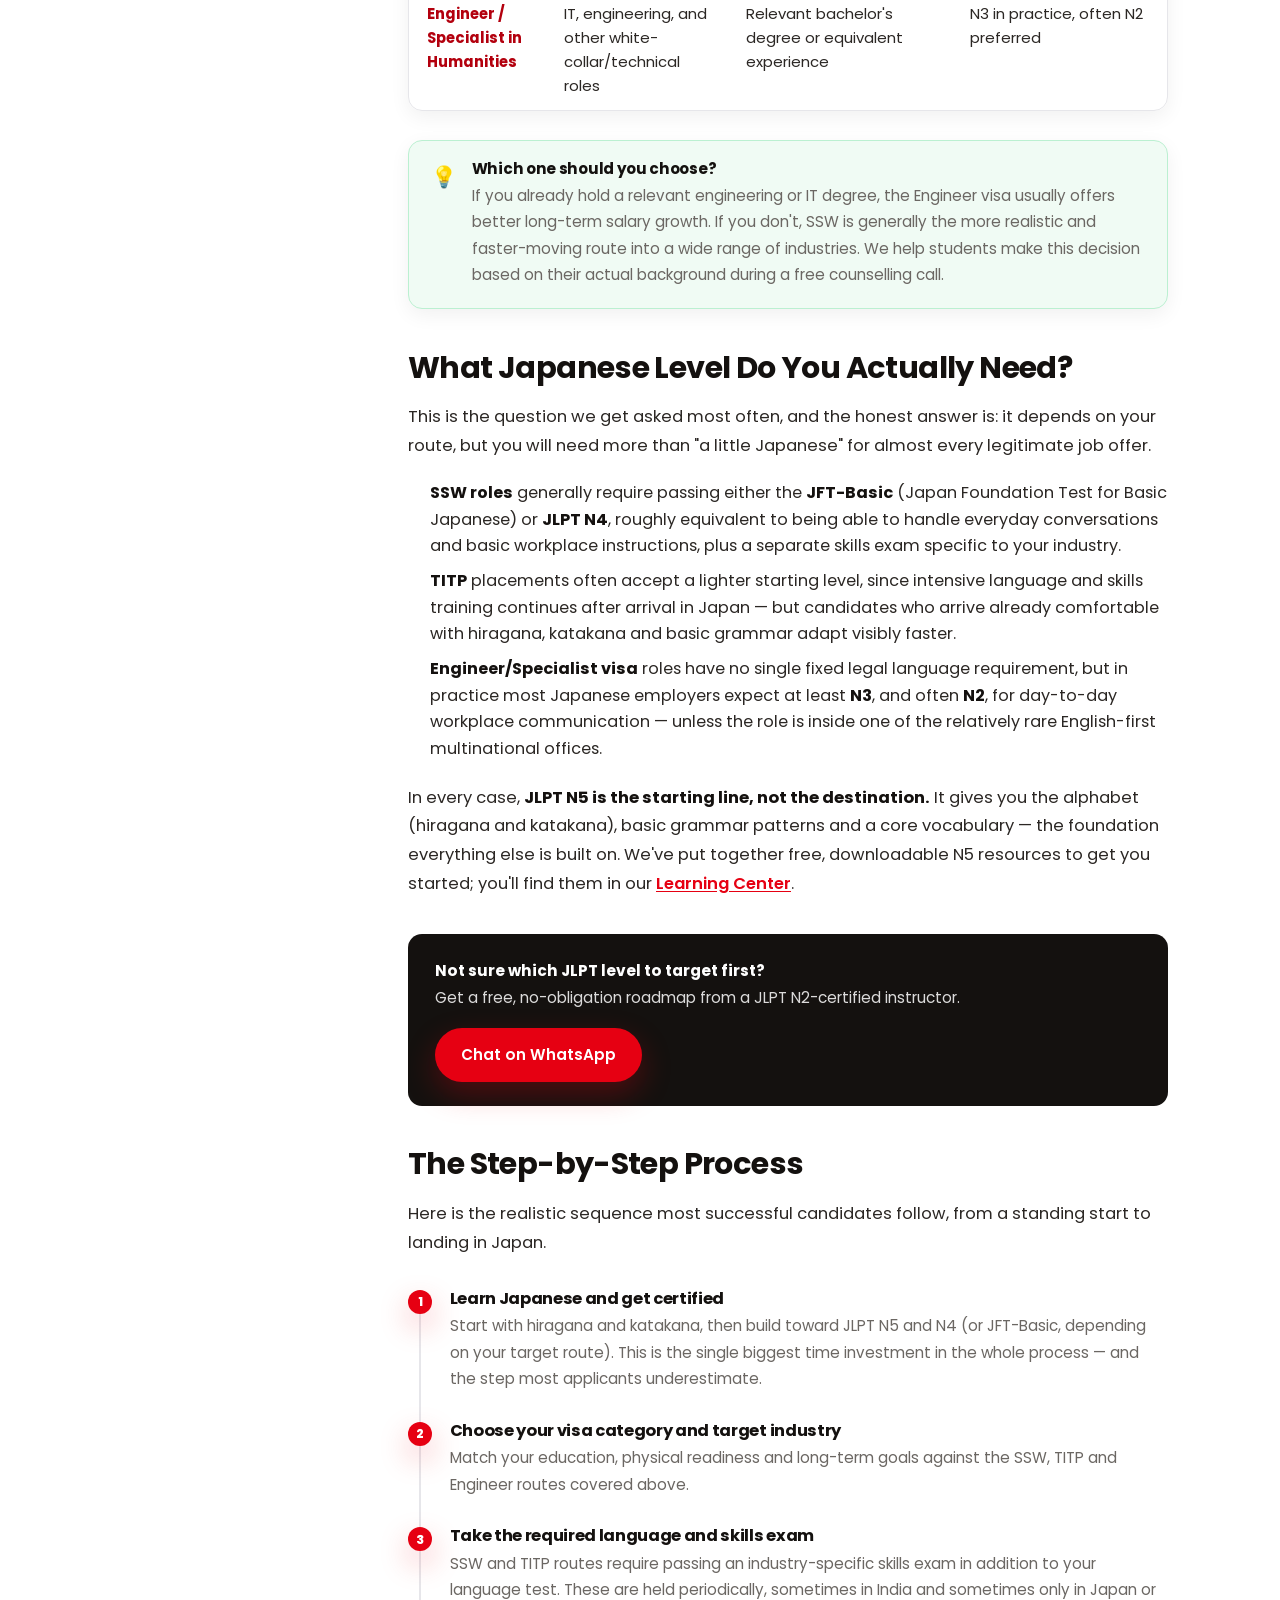
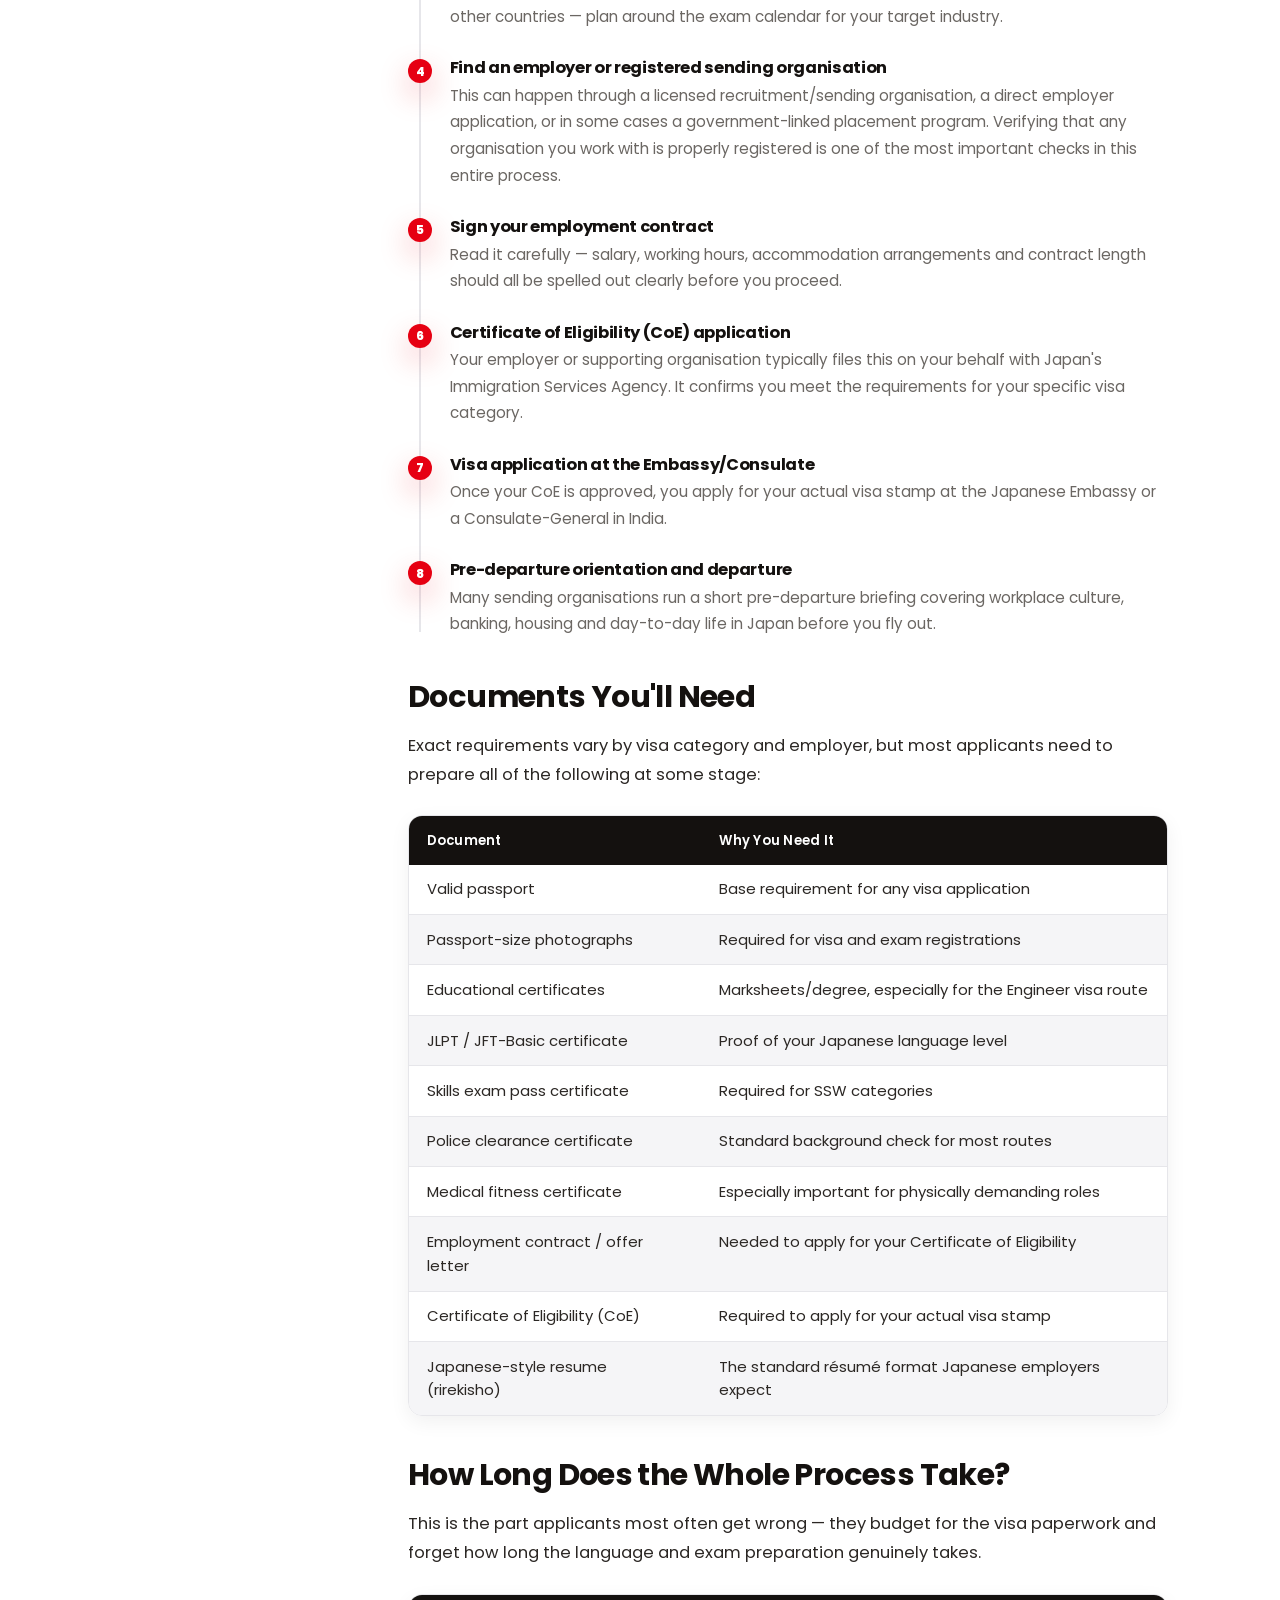
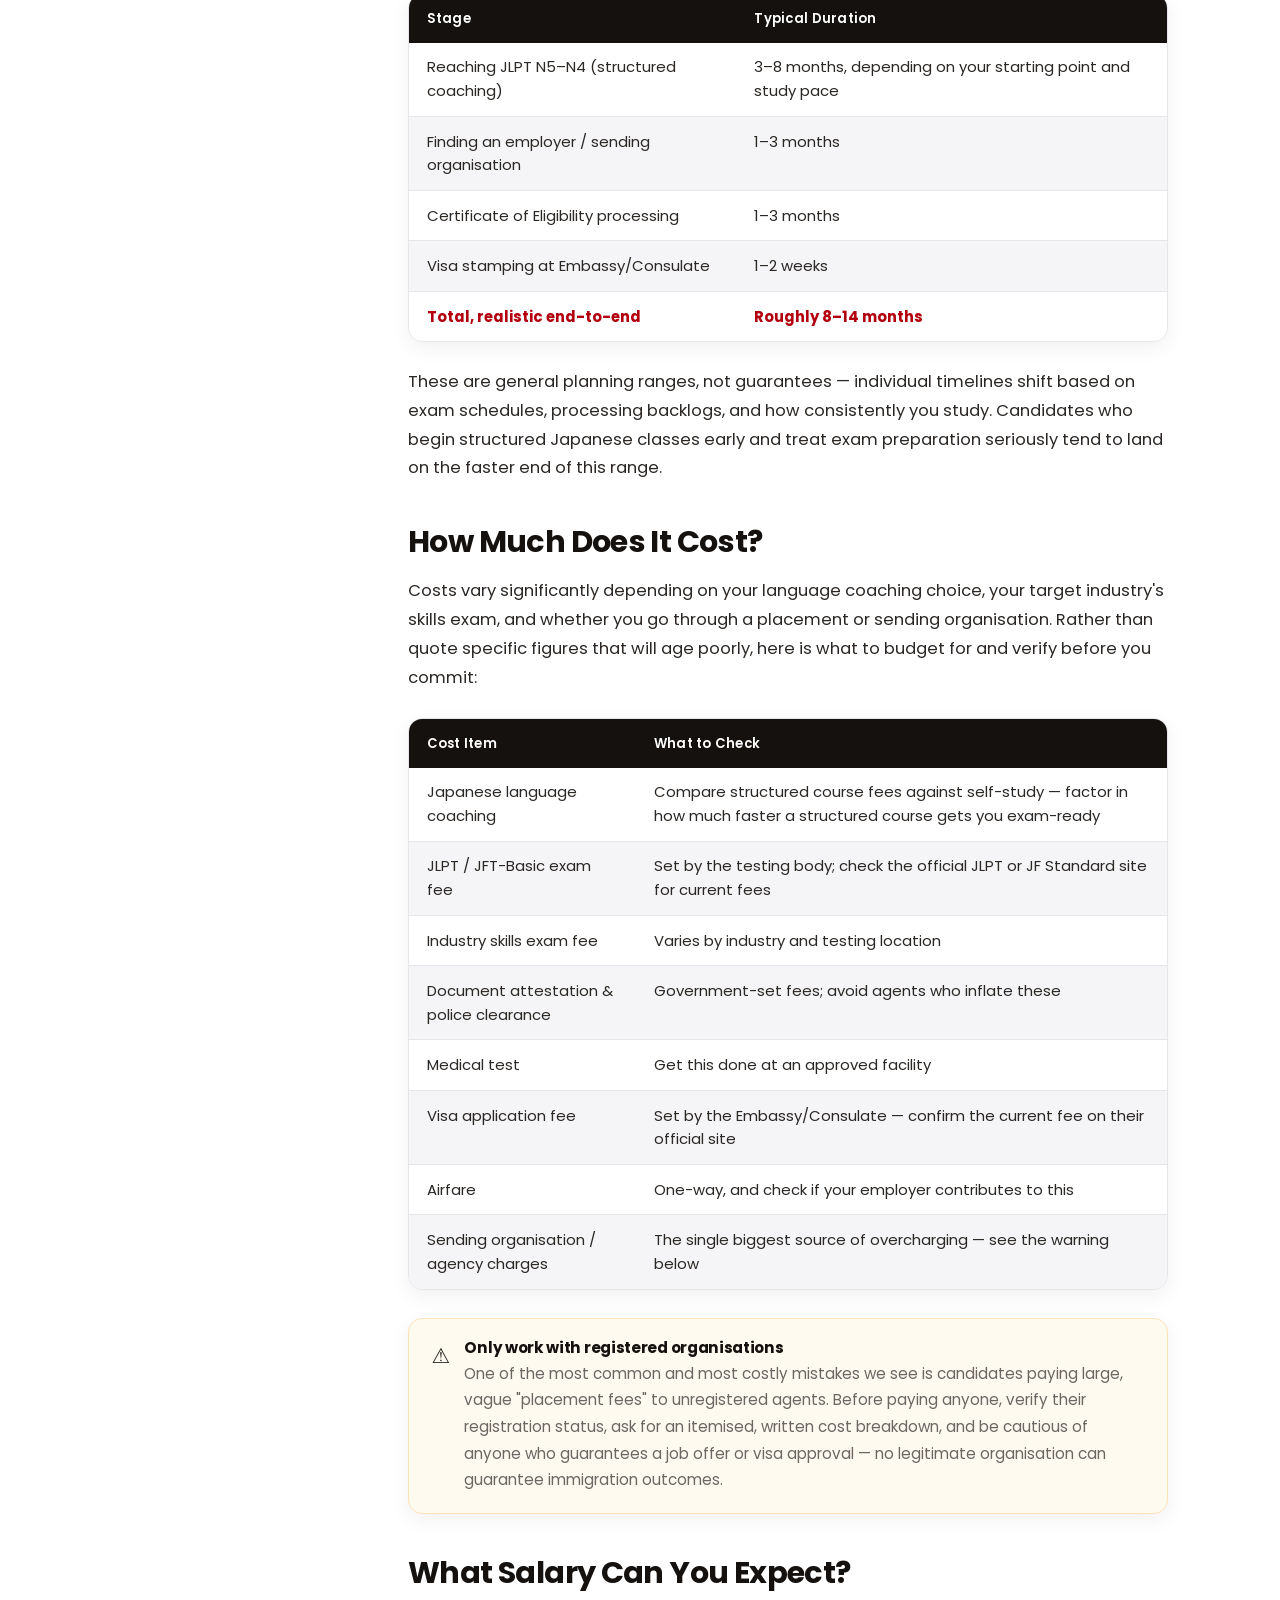
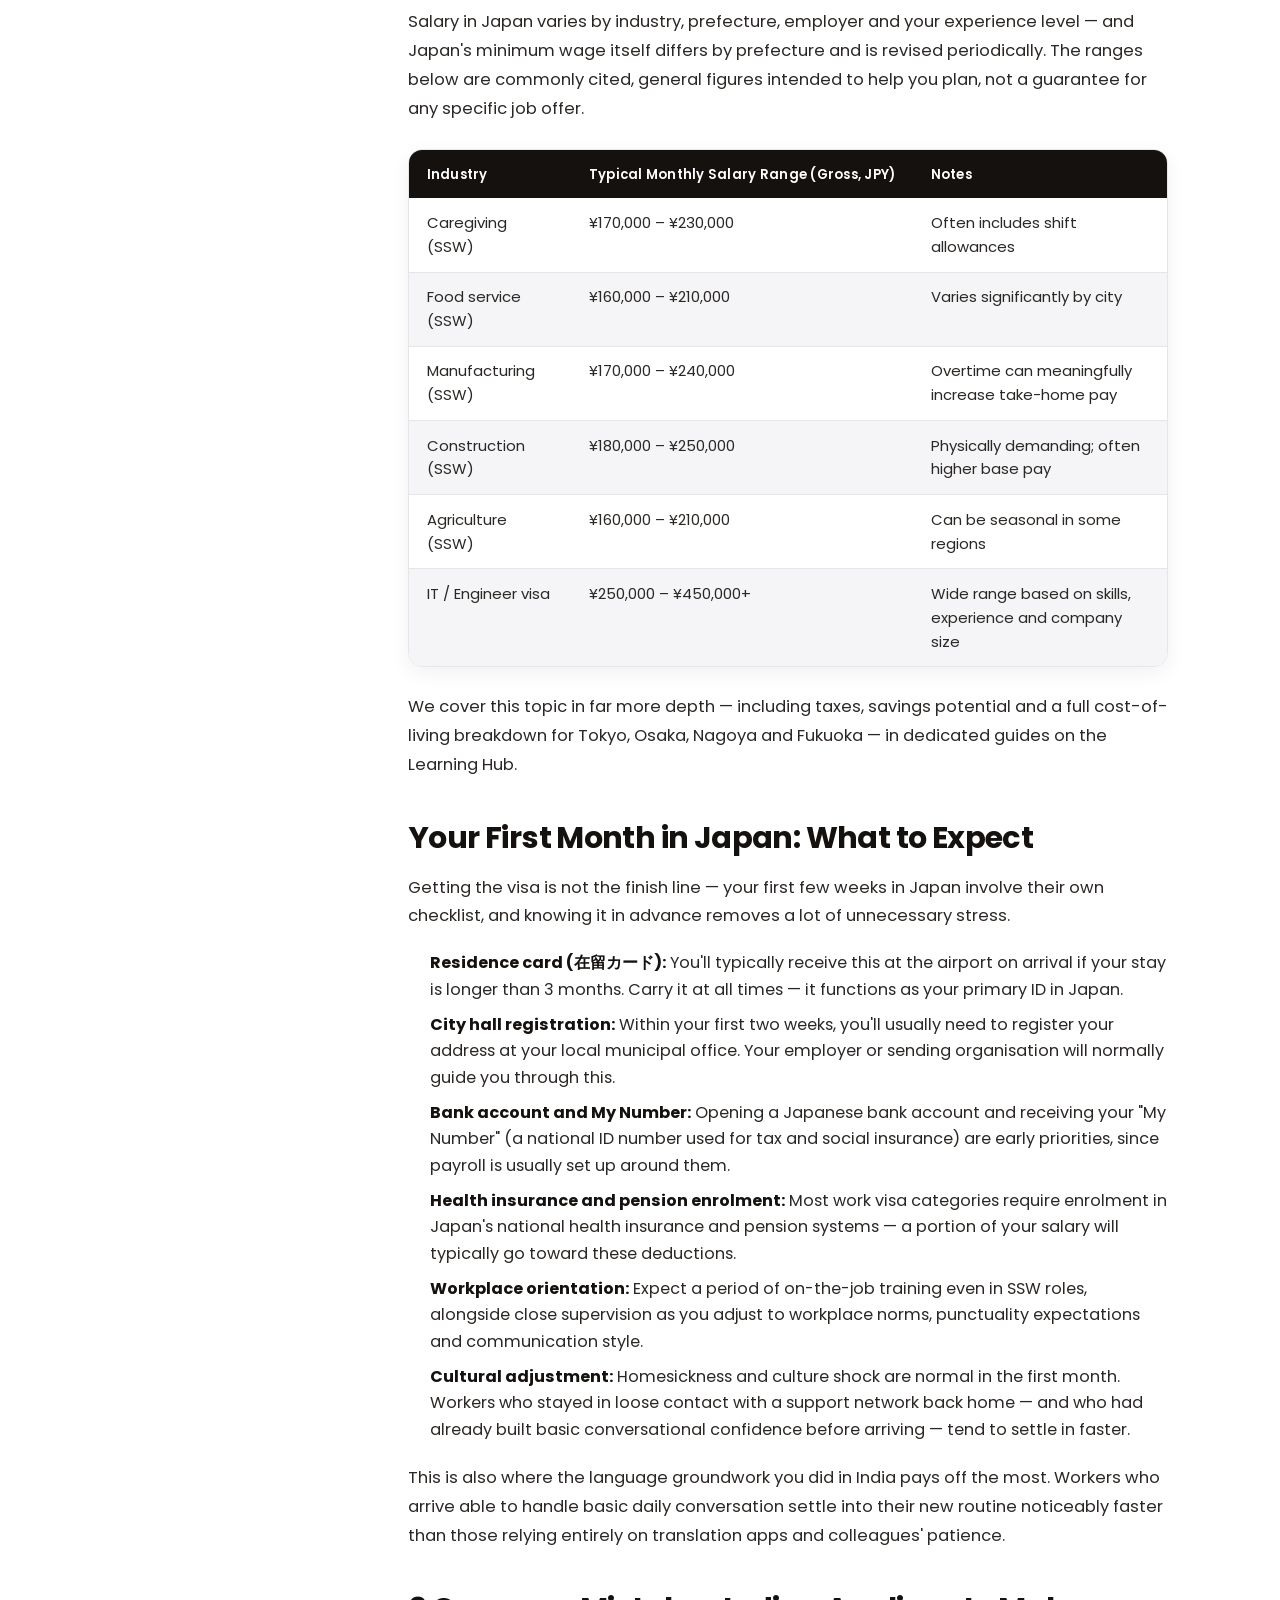
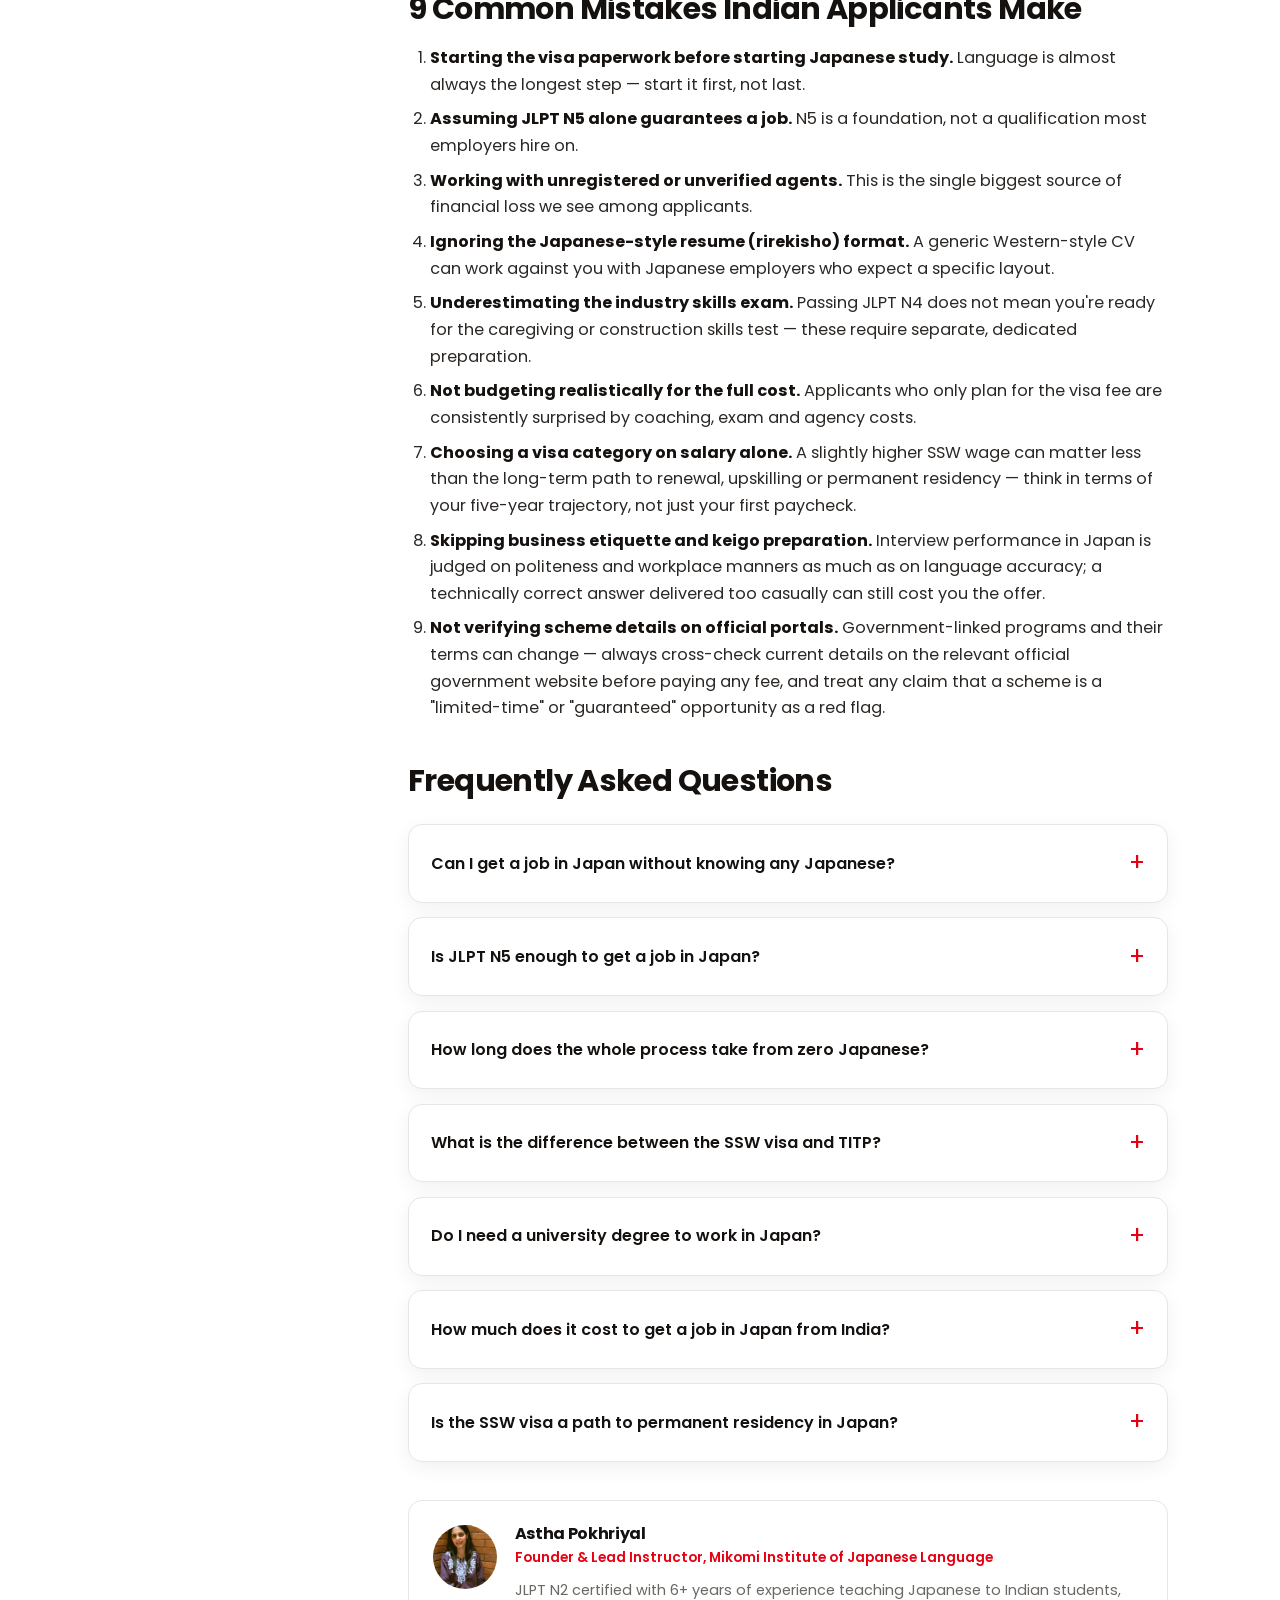
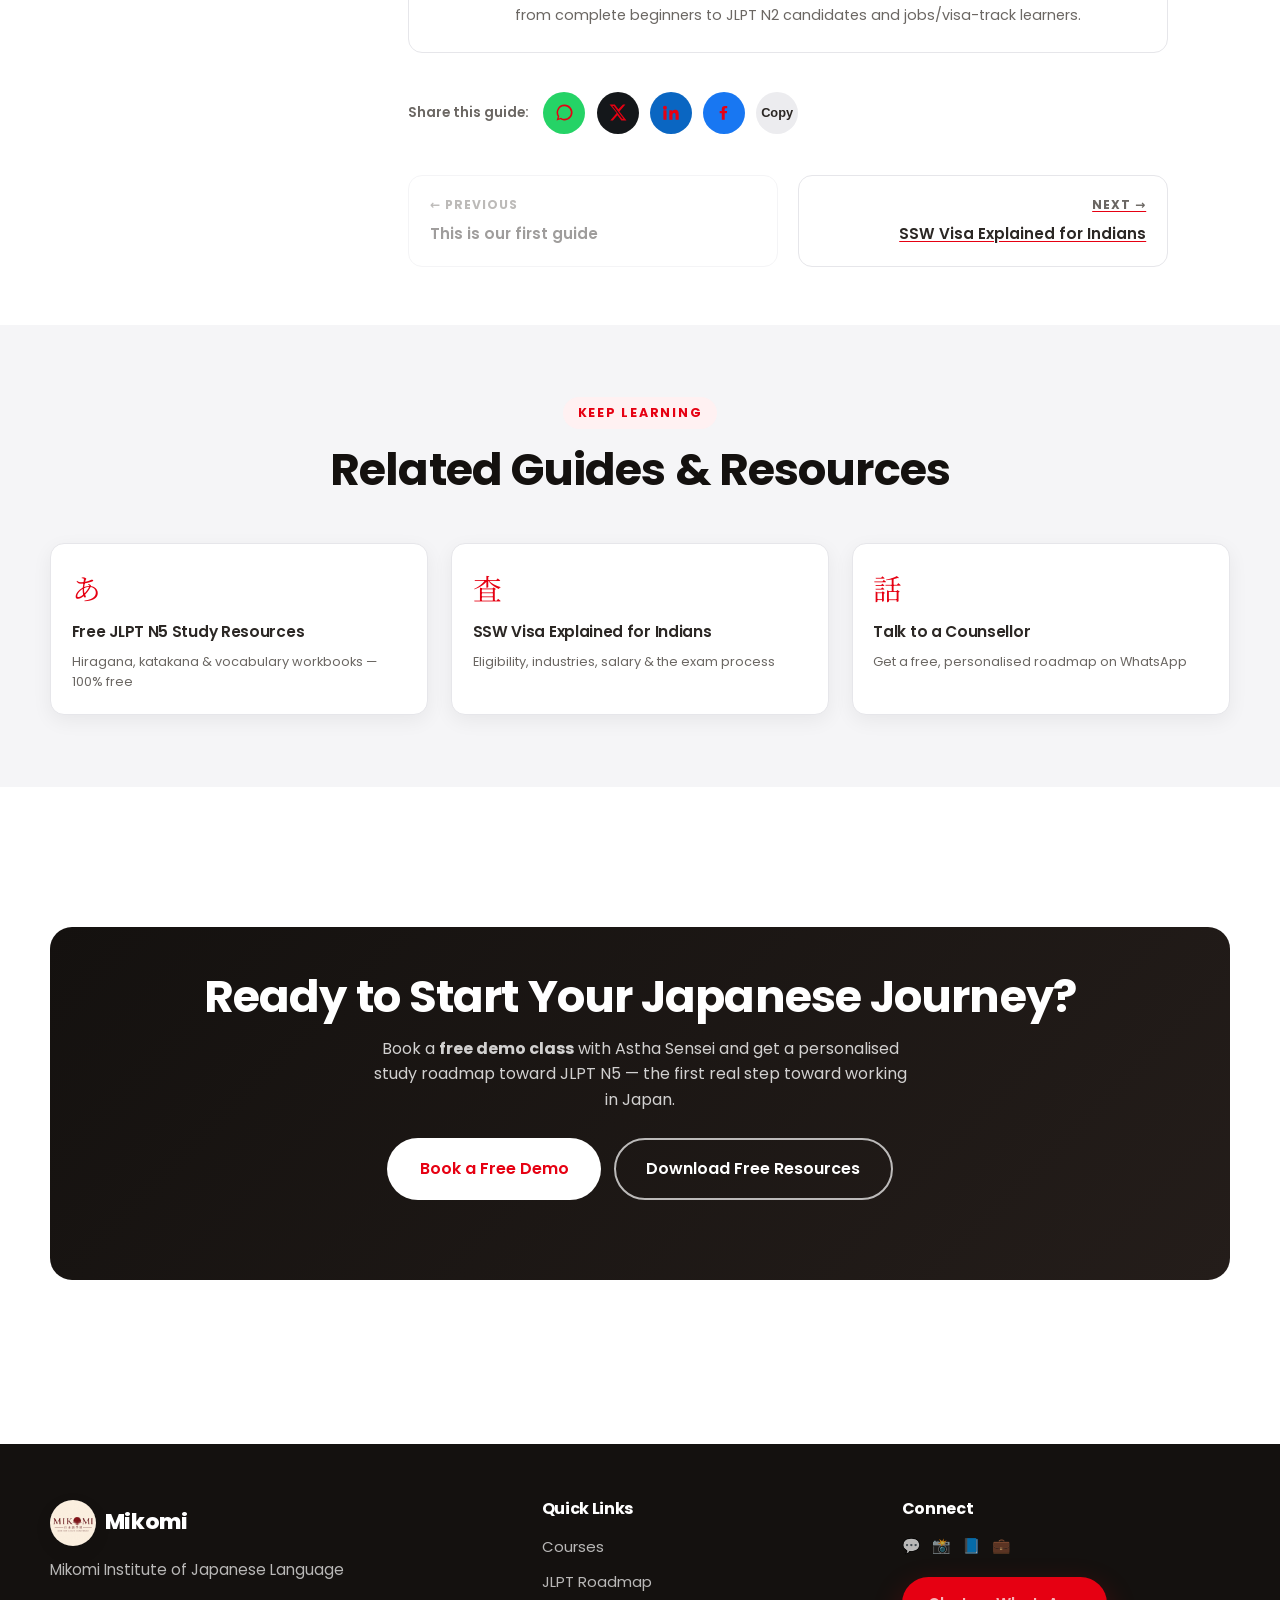
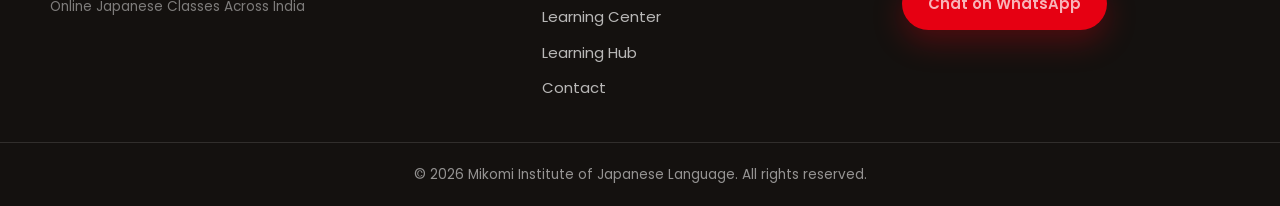
<file: blog/how-to-get-a-job-in-japan-from-india.html>
<!DOCTYPE html>
<html lang="en">
<head>
  <meta charset="UTF-8" />
  <meta name="viewport" content="width=device-width, initial-scale=1.0" />
  <meta name="theme-color" content="#E60012" />

  <!--
    ============================================================
    IMAGE PROMPTS FOR THIS ARTICLE (AI-generation brief)
    Brand: warm off-white / cream base, Mikomi red (#E60012),
    ink black (#14110f), soft blossom pink (#fb7185) as accent,
    clean flat-illustration or soft-gradient style — no stock
    photography, no generic clip art, no text baked into the
    image (headings are set in HTML for accessibility + SEO).
    ============================================================

    1. hero-banner.jpg — 1600x900 (16:9)
       Prompt: "Flat vector illustration, wide banner, a stylised
       torii gate silhouette at sunrise over a minimalist Tokyo
       skyline, warm cream sky fading into soft red (#E60012) near
       the horizon, a small figure walking toward the gate carrying
       a briefcase, clean geometric shapes, no text, premium
       editorial illustration style, warm and optimistic mood."
       Alt text: "Illustration of a person walking toward a torii
       gate at sunrise over the Tokyo skyline, symbolising the
       journey from India to a job in Japan."

    2. process-flowchart.jpg — 1200x1200 (1:1)
       Prompt: "Flat vector infographic, 8-step circular flowchart,
       minimal icons for: study Japanese, choose visa, take exam,
       find employer, sign contract, Certificate of Eligibility,
       visa stamping, departure — connected by a clean red dotted
       line, cream background, Mikomi red and ink-black accents,
       no readable text in the image."
       Alt text: "Eight-step flowchart showing the process of
       getting a job in Japan, from learning Japanese to departure."

    3. visa-comparison-infographic.jpg — 1200x900 (4:3)
       Prompt: "Flat vector infographic comparing three paths with
       three simple character icons — a chef/caregiver figure, a
       factory-worker figure, and an office-worker figure — each
       inside a rounded card, cream and soft-red palette, minimal
       geometric icons only, no readable text."
       Alt text: "Visual comparison of three work visa routes to
       Japan: Specified Skilled Worker, Technical Intern Training,
       and Engineer/Specialist visa."

    4. salary-chart.jpg — 1600x900 (16:9)
       Prompt: "Flat vector bar-chart illustration, 6 simple bars
       of varying height in Mikomi red gradient tones on a cream
       background, small minimal icons above each bar representing
       different jobs (caregiving, food service, manufacturing,
       construction, agriculture, IT), clean editorial infographic
       style, no readable numbers or text baked in."
       Alt text: "Illustrative bar chart comparing typical monthly
       salary ranges across industries in Japan."

    5. japan-map-cities.jpg — 1200x900 (4:3)
       Prompt: "Flat vector minimalist map illustration of Japan,
       soft cream landmass on a white background, four small red
       location pins marking Tokyo, Osaka, Nagoya and Fukuoka, thin
       ink-black outline, clean and modern editorial map style, no
       text labels baked into the image."
       Alt text: "Minimalist map of Japan highlighting Tokyo, Osaka,
       Nagoya and Fukuoka as key job hubs for overseas workers."

    6. career-roadmap.jpg — 1600x900 (16:9)
       Prompt: "Flat vector illustration of a winding path/road
       rising left to right like a roadmap, small milestone flags
       at intervals, a figure walking along the path from a
       'starting point' icon toward a torii gate at the end, warm
       cream background with Mikomi red path, no readable text."
       Alt text: "Illustrated roadmap showing the career journey
       from learning Japanese to working in Japan."
    ============================================================
  -->

  <!-- Primary Meta -->
  <title>How to Get a Job in Japan from India (2026 Complete Guide) | Mikomi</title>
  <meta name="description" content="A step-by-step guide for Indians who want to work in Japan — eligibility, visa routes (SSW, TITP, Engineer), required JLPT level, realistic timelines, costs, salary expectations and the mistakes to avoid." />
  <meta name="keywords" content="how to get a job in japan from india, jobs in japan for indians, japan work visa for indians, ssw visa india, jlpt for jobs in japan, japan job process from india, titp japan" />
  <meta name="author" content="Astha Pokhriyal" />
  <meta name="robots" content="index, follow" />
  <link rel="canonical" href="https://mikomiinstitute.online/blog/how-to-get-a-job-in-japan-from-india.html" />

  <!-- Open Graph -->
  <meta property="og:type" content="article" />
  <meta property="og:site_name" content="Mikomi Institute of Japanese Language" />
  <meta property="og:title" content="How to Get a Job in Japan from India (2026 Complete Guide)" />
  <meta property="og:description" content="Eligibility, visa routes, required JLPT level, timelines, costs and salary expectations — a complete, step-by-step guide for Indian job-seekers." />
  <meta property="og:url" content="https://mikomiinstitute.online/blog/how-to-get-a-job-in-japan-from-india.html" />
  <meta property="og:image" content="https://mikomiinstitute.online/assets/og-image.svg" />
  <meta property="article:published_time" content="2026-07-28" />
  <meta property="article:modified_time" content="2026-07-28" />
  <meta property="og:locale" content="en_IN" />

  <!-- Twitter Card -->
  <meta name="twitter:card" content="summary_large_image" />
  <meta name="twitter:title" content="How to Get a Job in Japan from India (2026 Complete Guide)" />
  <meta name="twitter:description" content="Eligibility, visa routes, required JLPT level, timelines, costs and salary expectations — a complete guide for Indian job-seekers." />
  <meta name="twitter:image" content="https://mikomiinstitute.online/assets/og-image.svg" />

  <link rel="icon" type="image/png" sizes="32x32" href="../favicon/favicon-32.png" />
  <link rel="icon" type="image/png" sizes="180x180" href="../favicon/favicon-180.png" />
  <link rel="apple-touch-icon" href="../favicon/favicon-180.png" />
  <link rel="manifest" href="../manifest.json" />

  <link rel="preconnect" href="https://fonts.googleapis.com" />
  <link rel="preconnect" href="https://fonts.gstatic.com" crossorigin />
  <link href="https://fonts.googleapis.com/css2?family=Poppins:wght@300;400;500;600;700;800&family=Noto+Serif+JP:wght@400;600&display=swap" rel="stylesheet" />

  <link rel="stylesheet" href="../style.css" />
  <link rel="stylesheet" href="../blog.css" />

  <!-- Structured Data: Article -->
  <script type="application/ld+json">
  {
    "@context": "https://schema.org",
    "@type": "Article",
    "headline": "How to Get a Job in Japan from India: The Complete Guide",
    "description": "A step-by-step guide for Indians who want to work in Japan — eligibility, visa routes, required JLPT level, realistic timelines, costs, salary expectations and common mistakes to avoid.",
    "image": "https://mikomiinstitute.online/assets/og-image.svg",
    "author": { "@type": "Person", "name": "Astha Pokhriyal", "jobTitle": "Founder & Lead Instructor, Mikomi Institute of Japanese Language" },
    "publisher": {
      "@type": "EducationalOrganization",
      "name": "Mikomi Institute of Japanese Language",
      "logo": { "@type": "ImageObject", "url": "https://mikomiinstitute.online/images/mikomi-logo.jpg" }
    },
    "datePublished": "2026-07-28",
    "dateModified": "2026-07-28",
    "mainEntityOfPage": { "@type": "WebPage", "@id": "https://mikomiinstitute.online/blog/how-to-get-a-job-in-japan-from-india.html" }
  }
  </script>
  <script type="application/ld+json">
  {
    "@context": "https://schema.org",
    "@type": "BreadcrumbList",
    "itemListElement": [
      { "@type": "ListItem", "position": 1, "name": "Home", "item": "https://mikomiinstitute.online/" },
      { "@type": "ListItem", "position": 2, "name": "Learning Hub", "item": "https://mikomiinstitute.online/learning-hub.html" },
      { "@type": "ListItem", "position": 3, "name": "How to Get a Job in Japan from India", "item": "https://mikomiinstitute.online/blog/how-to-get-a-job-in-japan-from-india.html" }
    ]
  }
  </script>
  <script type="application/ld+json">
  {
    "@context": "https://schema.org",
    "@type": "FAQPage",
    "mainEntity": [
      { "@type": "Question", "name": "Can I get a job in Japan without knowing any Japanese?", "acceptedAnswer": { "@type": "Answer", "text": "In a handful of English-first tech roles, yes — but for the vast majority of jobs, including every Specified Skilled Worker (SSW) and Technical Intern Training Program (TITP) category, some functional Japanese is required before you can even sit the qualifying exam. Most successful applicants start from zero and reach the required level through 4 to 8 months of structured study." } },
      { "@type": "Question", "name": "Is JLPT N5 enough to get a job in Japan?", "acceptedAnswer": { "@type": "Answer", "text": "JLPT N5 alone is rarely enough on its own. Most SSW categories ask for the JFT-Basic test or JLPT N4, and most Engineer/Specialist visa employers expect N3 or higher for workplace communication. N5 is the right starting point, not the finish line." } },
      { "@type": "Question", "name": "How long does the whole process take from zero Japanese?", "acceptedAnswer": { "@type": "Answer", "text": "For most candidates starting from zero, a realistic end-to-end timeline is roughly 8 to 14 months: several months of language study, one to three months to secure an employer, one to three months for Certificate of Eligibility processing, and one to two weeks for visa stamping. Individual cases vary." } },
      { "@type": "Question", "name": "What is the difference between the SSW visa and TITP?", "acceptedAnswer": { "@type": "Answer", "text": "SSW (Specified Skilled Worker) is designed for people who already have a practical skill level and pay is generally aligned with regular local wages for the role. TITP (Technical Intern Training Program) is framed as on-the-job training rather than standard employment, with historically more restrictive conditions. Many workers now move from TITP into SSW after their training period." } },
      { "@type": "Question", "name": "Do I need a university degree to work in Japan?", "acceptedAnswer": { "@type": "Answer", "text": "It depends on the visa route. Most SSW categories do not require a degree — they require passing a skills exam. TITP is similarly open to a wide range of educational backgrounds. The Engineer/Specialist in Humanities visa, used for IT and white-collar roles, generally does require a relevant bachelor's degree or several years of directly relevant work experience." } },
      { "@type": "Question", "name": "How much does it cost to get a job in Japan from India?", "acceptedAnswer": { "@type": "Answer", "text": "Costs vary widely depending on your language coaching choice, exam fees, document processing and whether you use a placement or sending organisation. Always get a written, itemised cost breakdown before paying anyone, and verify that any agency you work with is properly registered — this is one of the areas where applicants are most commonly overcharged or misled." } },
      { "@type": "Question", "name": "Is the SSW visa a path to permanent residency in Japan?", "acceptedAnswer": { "@type": "Answer", "text": "SSW has two tiers. The first tier generally does not lead directly to permanent residency and has a maximum stay period. The second tier, available in fewer industries, allows longer stays and can open a path toward permanent residency over time. Rules in this area are updated periodically, so always confirm current details on Japan's official Immigration Services Agency website." } }
    ]
  }
  </script>
</head>

<body>
  <div id="loader" class="loader" aria-hidden="true">
    <div class="loader-logo"><img src="../images/mikomi-logo.jpg" alt="Mikomi Institute of Japanese Language" width="120" height="120" /></div>
    <p class="loader-text">Where Your Japanese Journey Begins</p>
  </div>

  <div id="articleProgress" aria-hidden="true"></div>

  <header class="header" id="header">
    <nav class="nav container" aria-label="Primary navigation">
      <a href="../index.html" class="logo" aria-label="Mikomi Institute of Japanese Language — home">
        <img src="../images/mikomi-logo.jpg" alt="Mikomi Institute of Japanese Language logo" class="logo-img" width="46" height="46" />
        <span class="logo-text">Mikomi</span>
      </a>
      <button class="nav-toggle" id="navToggle" aria-label="Open menu" aria-expanded="false" aria-controls="navMenu"><span></span><span></span><span></span></button>
      <ul class="nav-menu" id="navMenu">
        <li><a href="../index.html#home">Home</a></li>
        <li><a href="../index.html#about">About</a></li>
        <li><a href="../index.html#courses">Courses</a></li>
        <li><a href="../index.html#jlpt">JLPT</a></li>
        <li><a href="../learning-center.html">Downloads</a></li>
        <li><a href="../learning-hub.html">Career Guides</a></li>
        <li><a href="../index.html#contact">Contact</a></li>
        <li class="nav-cta-mobile"><a href="#" class="btn btn-primary wa-link">Chat on WhatsApp</a></li>
      </ul>
      <a href="#" class="btn btn-primary nav-cta wa-link" aria-label="Chat on WhatsApp">
        <svg class="wa-icon" viewBox="0 0 24 24" aria-hidden="true"><path d="M17.5 14.4c-.3-.2-1.7-.9-2-1s-.5-.1-.7.1-.7.9-.9 1.1-.4.2-.7 0a8 8 0 0 1-2.4-1.5 9 9 0 0 1-1.6-2c-.2-.3 0-.5.1-.6l.5-.6c.1-.2.2-.3.3-.5s0-.4 0-.5l-1-2.3c-.2-.6-.5-.5-.7-.5H7.5c-.2 0-.5 0-.8.4a3.4 3.4 0 0 0-1 2.5c0 1.5 1 2.9 1.2 3.1s2.2 3.4 5.4 4.7a18 18 0 0 0 1.8.7c.8.2 1.4.2 2 .1.6-.1 1.7-.7 2-1.4.2-.7.2-1.2.2-1.4z"/><path d="M12 2a10 10 0 0 0-8.5 15.2L2 22l4.9-1.5A10 10 0 1 0 12 2m0 18a8 8 0 0 1-4.1-1.1l-.3-.2-3 .8.8-2.9-.2-.3A8 8 0 1 1 12 20"/></svg>
        Chat on WhatsApp
      </a>
    </nav>
  </header>

  <main>
    <!-- ============ ARTICLE HERO ============ -->
    <section class="article-hero">
      <div class="container">
        <p class="article-crumb">
          <a href="../index.html">Home</a><span class="sep">/</span>
          <a href="../learning-hub.html">Learning Hub</a><span class="sep">/</span>
          <span class="current">How to Get a Job in Japan from India</span>
        </p>
        <span class="article-cat-badge">💼 Jobs in Japan</span>
        <h1>How to Get a Job in Japan from India: The Complete Guide</h1>
        <p class="article-dek">Eligibility, visa routes, the Japanese level you actually need, realistic timelines, costs, salary ranges and the mistakes that derail most applications — explained the way we explain it to our own students.</p>

        <div class="article-meta-row">
          <span class="article-meta-author">
            <span class="article-meta-avatar"><img src="../images/founder_portrait_640x800.jpg" alt="Astha Pokhriyal" /></span>
            Astha Pokhriyal, Founder &amp; Lead Instructor
          </span>
          <span>⏱ 15 min read</span>
          <span>📅 Published 28 Jul 2026</span>
          <span>🔄 Updated 28 Jul 2026</span>
        </div>

        <div class="article-hero-cover">
          <svg viewBox="0 0 1600 720" role="img" aria-labelledby="heroSvgTitle">
            <title id="heroSvgTitle">Illustration of a torii gate at sunrise over a minimalist skyline, symbolising the journey from India to a job in Japan</title>
            <defs>
              <linearGradient id="skyGrad" x1="0" y1="0" x2="0" y2="1">
                <stop offset="0%" stop-color="#fff7ed"/>
                <stop offset="55%" stop-color="#ffe4e0"/>
                <stop offset="100%" stop-color="#ffc9c9"/>
              </linearGradient>
            </defs>
            <rect width="1600" height="720" fill="url(#skyGrad)"/>
            <circle cx="1220" cy="260" r="150" fill="#E60012" opacity="0.9"/>
            <polygon points="0,560 260,380 520,560" fill="#f3d9c9" opacity="0.6"/>
            <polygon points="900,600 1180,340 1460,600" fill="#f3d9c9" opacity="0.75"/>
            <rect x="0" y="560" width="1600" height="160" fill="#2b2724"/>
            <g fill="none" stroke="#14110f" stroke-width="18" stroke-linecap="square">
              <line x1="620" y1="330" x2="620" y2="600"/>
              <line x1="980" y1="330" x2="980" y2="600"/>
              <line x1="580" y1="350" x2="1020" y2="350"/>
              <line x1="560" y1="300" x2="1040" y2="300"/>
            </g>
            <rect x="560" y="288" width="480" height="20" fill="#E60012"/>
            <circle cx="740" cy="640" r="26" fill="#3a201c"/>
            <rect x="726" y="560" width="28" height="80" fill="#3a201c"/>
            <rect x="700" y="520" width="80" height="20" fill="#b3000e"/>
          </svg>
        </div>
      </div>
    </section>

    <!-- ============ SHELL: TOC + CONTENT ============ -->
    <div class="container">
      <div class="article-shell">
        <aside class="article-toc" id="articleToc" aria-label="Table of contents">
          <button class="article-toc-toggle" type="button">On This Page</button>
          <h4 class="toc-heading-desktop">On This Page</h4>
          <ol>
            <li><a href="#why-japan">Why Japan Is Hiring From India</a></li>
            <li><a href="#eligibility">Who Is Eligible</a></li>
            <li><a href="#visa-routes">The Three Main Visa Routes</a></li>
            <li><a href="#japanese-level">Japanese Level You Need</a></li>
            <li><a href="#step-by-step">Step-by-Step Process</a></li>
            <li><a href="#documents">Documents Required</a></li>
            <li><a href="#duration">How Long It Takes</a></li>
            <li><a href="#cost">Cost Involved</a></li>
            <li><a href="#salary">Expected Salary</a></li>
            <li><a href="#first-month">Your First Month in Japan</a></li>
            <li><a href="#mistakes">Common Mistakes</a></li>
            <li><a href="#faq">FAQ</a></li>
          </ol>
        </aside>

        <article class="article-content">

          <h2 id="why-japan">Why Japan Is Hiring From India Right Now</h2>
          <p>Japan is one of the most rapidly aging societies in the world, and its workforce has been shrinking for years across sectors like caregiving, construction, food service, manufacturing, agriculture and IT. To address this, the Japanese government introduced the <strong>Specified Skilled Worker (SSW / Tokutei Ginou) visa in 2019</strong>, specifically to bring in overseas workers for labour-short industries — alongside the older Technical Intern Training Program (TITP) and the long-standing Engineer/Specialist in Humanities visa used mostly for IT and white-collar roles.</p>
          <p>For Indian job-seekers specifically, cooperation between India and Japan on skilled and semi-skilled worker mobility — including government-to-government frameworks around technical training — has grown steadily over the past several years, alongside strong private-sector demand in IT, engineering and manufacturing. Together, this has opened a real, well-documented pathway into Japan that did not exist at this scale a decade ago.</p>
          <p>It is not, however, a shortcut. Every legitimate route into a Japanese job requires some combination of language ability, a recognised skills qualification, and patience with a multi-step immigration process that typically takes the better part of a year from a standing start. Candidates who treat it as a quick fix — or who fall for agents promising a fast, guaranteed placement — are the ones who end up frustrated, or worse, out of pocket. This guide walks through the process the way we walk our own students through it: step by step, with realistic numbers and the mistakes we see most often.</p>

          <div class="callout callout-info">
            <span class="callout-icon">ℹ️</span>
            <div><h4>A note on accuracy</h4><p>Visa rules, salary levels, and government schemes in Japan are updated periodically. Wherever this guide gives a number or a rule, treat it as a general, commonly-cited range rather than a guarantee — and always confirm current details on Japan's official <a href="https://www.isa.go.jp/en/index.html" target="_blank" rel="noopener">Immigration Services Agency</a> website or with a licensed advisor before making decisions.</p></div>
          </div>

          <h2 id="eligibility">Who Is Eligible to Work in Japan From India?</h2>
          <p>There is no single "Japan work visa" — eligibility depends entirely on which route you take, and conflating the requirements of one category with another is one of the most common sources of confusion we see in first counselling calls. That said, a few baseline expectations apply across almost every route:</p>
          <ul>
            <li><strong>Age:</strong> There is no universal legal age cap for most categories, but in practice, employers and sending organisations skew strongly toward candidates between 18 and 35, partly due to the physical nature of many SSW roles and partly due to how training programs are structured.</li>
            <li><strong>Education:</strong> Requirements vary enormously by route — some categories require no formal degree at all, while the Engineer visa typically requires a relevant bachelor's degree or equivalent work experience.</li>
            <li><strong>Japanese language ability:</strong> Almost every legitimate route requires you to clear a language checkpoint before you can even sit your skills exam or apply for a visa.</li>
            <li><strong>Health:</strong> A medical fitness certificate is a standard requirement, especially for physically demanding SSW categories like caregiving, construction and agriculture.</li>
            <li><strong>Clean background:</strong> A police clearance certificate is required for almost all routes.</li>
          </ul>

          <blockquote class="pull-quote">
            You do not need to already speak Japanese to start this journey. Almost every student who has gone on to work in Japan through our guidance started from zero — the difference was that they started early and stayed consistent.
            <cite>— Astha Pokhriyal, Founder &amp; Lead Instructor, Mikomi Institute of Japanese Language</cite>
          </blockquote>

          <h2 id="visa-routes">The Three Main Visa Routes</h2>
          <p>Most Indian applicants end up choosing between three broad categories. Each has a different profile of who it suits best — we cover a full head-to-head comparison, including permanent residency pathways, in a dedicated guide on the Learning Hub.</p>

          <div class="table-wrap">
            <table>
              <thead>
                <tr><th>Visa Route</th><th>Best For</th><th>Typical Education Need</th><th>Typical Japanese Level</th></tr>
              </thead>
              <tbody>
                <tr><td><strong>Specified Skilled Worker (SSW)</strong></td><td>Caregiving, food service, construction, manufacturing, agriculture, hospitality</td><td>Usually no degree required — a passed skills exam instead</td><td>JFT-Basic or JLPT N4</td></tr>
                <tr><td><strong>Technical Intern Training (TITP)</strong></td><td>Entry-level candidates open to a structured, training-first placement</td><td>Wide range accepted</td><td>Basic level at entry; more built up after arrival</td></tr>
                <tr><td><strong>Engineer / Specialist in Humanities</strong></td><td>IT, engineering, and other white-collar/technical roles</td><td>Relevant bachelor's degree or equivalent experience</td><td>N3 in practice, often N2 preferred</td></tr>
              </tbody>
            </table>
          </div>

          <div class="callout callout-tip">
            <span class="callout-icon">💡</span>
            <div><h4>Which one should you choose?</h4><p>If you already hold a relevant engineering or IT degree, the Engineer visa usually offers better long-term salary growth. If you don't, SSW is generally the more realistic and faster-moving route into a wide range of industries. We help students make this decision based on their actual background during a free counselling call.</p></div>
          </div>

          <h2 id="japanese-level">What Japanese Level Do You Actually Need?</h2>
          <p>This is the question we get asked most often, and the honest answer is: it depends on your route, but you will need more than "a little Japanese" for almost every legitimate job offer.</p>
          <ul>
            <li><strong>SSW roles</strong> generally require passing either the <strong>JFT-Basic</strong> (Japan Foundation Test for Basic Japanese) or <strong>JLPT N4</strong>, roughly equivalent to being able to handle everyday conversations and basic workplace instructions, plus a separate skills exam specific to your industry.</li>
            <li><strong>TITP</strong> placements often accept a lighter starting level, since intensive language and skills training continues after arrival in Japan — but candidates who arrive already comfortable with hiragana, katakana and basic grammar adapt visibly faster.</li>
            <li><strong>Engineer/Specialist visa</strong> roles have no single fixed legal language requirement, but in practice most Japanese employers expect at least <strong>N3</strong>, and often <strong>N2</strong>, for day-to-day workplace communication — unless the role is inside one of the relatively rare English-first multinational offices.</li>
          </ul>
          <p>In every case, <strong>JLPT N5 is the starting line, not the destination.</strong> It gives you the alphabet (hiragana and katakana), basic grammar patterns and a core vocabulary — the foundation everything else is built on. We've put together free, downloadable N5 resources to get you started; you'll find them in our <a href="../learning-center.html#resources">Learning Center</a>.</p>

          <div class="inline-cta">
            <p><strong>Not sure which JLPT level to target first?</strong><br>Get a free, no-obligation roadmap from a JLPT N2-certified instructor.</p>
            <a href="#" class="btn btn-primary wa-link">Chat on WhatsApp</a>
          </div>

          <h2 id="step-by-step">The Step-by-Step Process</h2>
          <p>Here is the realistic sequence most successful candidates follow, from a standing start to landing in Japan.</p>

          <div class="timeline">
            <div class="timeline-step">
              <span class="timeline-dot">1</span>
              <h4>Learn Japanese and get certified</h4>
              <p>Start with hiragana and katakana, then build toward JLPT N5 and N4 (or JFT-Basic, depending on your target route). This is the single biggest time investment in the whole process — and the step most applicants underestimate.</p>
            </div>
            <div class="timeline-step">
              <span class="timeline-dot">2</span>
              <h4>Choose your visa category and target industry</h4>
              <p>Match your education, physical readiness and long-term goals against the SSW, TITP and Engineer routes covered above.</p>
            </div>
            <div class="timeline-step">
              <span class="timeline-dot">3</span>
              <h4>Take the required language and skills exam</h4>
              <p>SSW and TITP routes require passing an industry-specific skills exam in addition to your language test. These are held periodically, sometimes in India and sometimes only in Japan or other countries — plan around the exam calendar for your target industry.</p>
            </div>
            <div class="timeline-step">
              <span class="timeline-dot">4</span>
              <h4>Find an employer or registered sending organisation</h4>
              <p>This can happen through a licensed recruitment/sending organisation, a direct employer application, or in some cases a government-linked placement program. Verifying that any organisation you work with is properly registered is one of the most important checks in this entire process.</p>
            </div>
            <div class="timeline-step">
              <span class="timeline-dot">5</span>
              <h4>Sign your employment contract</h4>
              <p>Read it carefully — salary, working hours, accommodation arrangements and contract length should all be spelled out clearly before you proceed.</p>
            </div>
            <div class="timeline-step">
              <span class="timeline-dot">6</span>
              <h4>Certificate of Eligibility (CoE) application</h4>
              <p>Your employer or supporting organisation typically files this on your behalf with Japan's Immigration Services Agency. It confirms you meet the requirements for your specific visa category.</p>
            </div>
            <div class="timeline-step">
              <span class="timeline-dot">7</span>
              <h4>Visa application at the Embassy/Consulate</h4>
              <p>Once your CoE is approved, you apply for your actual visa stamp at the Japanese Embassy or a Consulate-General in India.</p>
            </div>
            <div class="timeline-step">
              <span class="timeline-dot">8</span>
              <h4>Pre-departure orientation and departure</h4>
              <p>Many sending organisations run a short pre-departure briefing covering workplace culture, banking, housing and day-to-day life in Japan before you fly out.</p>
            </div>
          </div>

          <h2 id="documents">Documents You'll Need</h2>
          <p>Exact requirements vary by visa category and employer, but most applicants need to prepare all of the following at some stage:</p>
          <div class="table-wrap">
            <table>
              <thead><tr><th>Document</th><th>Why You Need It</th></tr></thead>
              <tbody>
                <tr><td>Valid passport</td><td>Base requirement for any visa application</td></tr>
                <tr><td>Passport-size photographs</td><td>Required for visa and exam registrations</td></tr>
                <tr><td>Educational certificates</td><td>Marksheets/degree, especially for the Engineer visa route</td></tr>
                <tr><td>JLPT / JFT-Basic certificate</td><td>Proof of your Japanese language level</td></tr>
                <tr><td>Skills exam pass certificate</td><td>Required for SSW categories</td></tr>
                <tr><td>Police clearance certificate</td><td>Standard background check for most routes</td></tr>
                <tr><td>Medical fitness certificate</td><td>Especially important for physically demanding roles</td></tr>
                <tr><td>Employment contract / offer letter</td><td>Needed to apply for your Certificate of Eligibility</td></tr>
                <tr><td>Certificate of Eligibility (CoE)</td><td>Required to apply for your actual visa stamp</td></tr>
                <tr><td>Japanese-style resume (rirekisho)</td><td>The standard résumé format Japanese employers expect</td></tr>
              </tbody>
            </table>
          </div>

          <h2 id="duration">How Long Does the Whole Process Take?</h2>
          <p>This is the part applicants most often get wrong — they budget for the visa paperwork and forget how long the language and exam preparation genuinely takes.</p>
          <div class="table-wrap">
            <table>
              <thead><tr><th>Stage</th><th>Typical Duration</th></tr></thead>
              <tbody>
                <tr><td>Reaching JLPT N5–N4 (structured coaching)</td><td>3–8 months, depending on your starting point and study pace</td></tr>
                <tr><td>Finding an employer / sending organisation</td><td>1–3 months</td></tr>
                <tr><td>Certificate of Eligibility processing</td><td>1–3 months</td></tr>
                <tr><td>Visa stamping at Embassy/Consulate</td><td>1–2 weeks</td></tr>
                <tr><td><strong>Total, realistic end-to-end</strong></td><td><strong>Roughly 8–14 months</strong></td></tr>
              </tbody>
            </table>
          </div>
          <p>These are general planning ranges, not guarantees — individual timelines shift based on exam schedules, processing backlogs, and how consistently you study. Candidates who begin structured Japanese classes early and treat exam preparation seriously tend to land on the faster end of this range.</p>

          <h2 id="cost">How Much Does It Cost?</h2>
          <p>Costs vary significantly depending on your language coaching choice, your target industry's skills exam, and whether you go through a placement or sending organisation. Rather than quote specific figures that will age poorly, here is what to budget for and verify before you commit:</p>
          <div class="table-wrap">
            <table>
              <thead><tr><th>Cost Item</th><th>What to Check</th></tr></thead>
              <tbody>
                <tr><td>Japanese language coaching</td><td>Compare structured course fees against self-study — factor in how much faster a structured course gets you exam-ready</td></tr>
                <tr><td>JLPT / JFT-Basic exam fee</td><td>Set by the testing body; check the official JLPT or JF Standard site for current fees</td></tr>
                <tr><td>Industry skills exam fee</td><td>Varies by industry and testing location</td></tr>
                <tr><td>Document attestation &amp; police clearance</td><td>Government-set fees; avoid agents who inflate these</td></tr>
                <tr><td>Medical test</td><td>Get this done at an approved facility</td></tr>
                <tr><td>Visa application fee</td><td>Set by the Embassy/Consulate — confirm the current fee on their official site</td></tr>
                <tr><td>Airfare</td><td>One-way, and check if your employer contributes to this</td></tr>
                <tr><td>Sending organisation / agency charges</td><td>The single biggest source of overcharging — see the warning below</td></tr>
              </tbody>
            </table>
          </div>

          <div class="callout callout-warning">
            <span class="callout-icon">⚠️</span>
            <div><h4>Only work with registered organisations</h4><p>One of the most common and most costly mistakes we see is candidates paying large, vague "placement fees" to unregistered agents. Before paying anyone, verify their registration status, ask for an itemised, written cost breakdown, and be cautious of anyone who guarantees a job offer or visa approval — no legitimate organisation can guarantee immigration outcomes.</p></div>
          </div>

          <h2 id="salary">What Salary Can You Expect?</h2>
          <p>Salary in Japan varies by industry, prefecture, employer and your experience level — and Japan's minimum wage itself differs by prefecture and is revised periodically. The ranges below are commonly cited, general figures intended to help you plan, not a guarantee for any specific job offer.</p>
          <div class="table-wrap">
            <table>
              <thead><tr><th>Industry</th><th>Typical Monthly Salary Range (Gross, JPY)</th><th>Notes</th></tr></thead>
              <tbody>
                <tr><td>Caregiving (SSW)</td><td>¥170,000 – ¥230,000</td><td>Often includes shift allowances</td></tr>
                <tr><td>Food service (SSW)</td><td>¥160,000 – ¥210,000</td><td>Varies significantly by city</td></tr>
                <tr><td>Manufacturing (SSW)</td><td>¥170,000 – ¥240,000</td><td>Overtime can meaningfully increase take-home pay</td></tr>
                <tr><td>Construction (SSW)</td><td>¥180,000 – ¥250,000</td><td>Physically demanding; often higher base pay</td></tr>
                <tr><td>Agriculture (SSW)</td><td>¥160,000 – ¥210,000</td><td>Can be seasonal in some regions</td></tr>
                <tr><td>IT / Engineer visa</td><td>¥250,000 – ¥450,000+</td><td>Wide range based on skills, experience and company size</td></tr>
              </tbody>
            </table>
          </div>
          <p>We cover this topic in far more depth — including taxes, savings potential and a full cost-of-living breakdown for Tokyo, Osaka, Nagoya and Fukuoka — in dedicated guides on the Learning Hub.</p>

          <h2 id="first-month">Your First Month in Japan: What to Expect</h2>
          <p>Getting the visa is not the finish line — your first few weeks in Japan involve their own checklist, and knowing it in advance removes a lot of unnecessary stress.</p>
          <ul>
            <li><strong>Residence card (在留カード):</strong> You'll typically receive this at the airport on arrival if your stay is longer than 3 months. Carry it at all times — it functions as your primary ID in Japan.</li>
            <li><strong>City hall registration:</strong> Within your first two weeks, you'll usually need to register your address at your local municipal office. Your employer or sending organisation will normally guide you through this.</li>
            <li><strong>Bank account and My Number:</strong> Opening a Japanese bank account and receiving your "My Number" (a national ID number used for tax and social insurance) are early priorities, since payroll is usually set up around them.</li>
            <li><strong>Health insurance and pension enrolment:</strong> Most work visa categories require enrolment in Japan's national health insurance and pension systems — a portion of your salary will typically go toward these deductions.</li>
            <li><strong>Workplace orientation:</strong> Expect a period of on-the-job training even in SSW roles, alongside close supervision as you adjust to workplace norms, punctuality expectations and communication style.</li>
            <li><strong>Cultural adjustment:</strong> Homesickness and culture shock are normal in the first month. Workers who stayed in loose contact with a support network back home — and who had already built basic conversational confidence before arriving — tend to settle in faster.</li>
          </ul>
          <p>This is also where the language groundwork you did in India pays off the most. Workers who arrive able to handle basic daily conversation settle into their new routine noticeably faster than those relying entirely on translation apps and colleagues' patience.</p>

          <h2 id="mistakes">9 Common Mistakes Indian Applicants Make</h2>
          <ol>
            <li><strong>Starting the visa paperwork before starting Japanese study.</strong> Language is almost always the longest step — start it first, not last.</li>
            <li><strong>Assuming JLPT N5 alone guarantees a job.</strong> N5 is a foundation, not a qualification most employers hire on.</li>
            <li><strong>Working with unregistered or unverified agents.</strong> This is the single biggest source of financial loss we see among applicants.</li>
            <li><strong>Ignoring the Japanese-style resume (rirekisho) format.</strong> A generic Western-style CV can work against you with Japanese employers who expect a specific layout.</li>
            <li><strong>Underestimating the industry skills exam.</strong> Passing JLPT N4 does not mean you're ready for the caregiving or construction skills test — these require separate, dedicated preparation.</li>
            <li><strong>Not budgeting realistically for the full cost.</strong> Applicants who only plan for the visa fee are consistently surprised by coaching, exam and agency costs.</li>
            <li><strong>Choosing a visa category on salary alone.</strong> A slightly higher SSW wage can matter less than the long-term path to renewal, upskilling or permanent residency — think in terms of your five-year trajectory, not just your first paycheck.</li>
            <li><strong>Skipping business etiquette and keigo preparation.</strong> Interview performance in Japan is judged on politeness and workplace manners as much as on language accuracy; a technically correct answer delivered too casually can still cost you the offer.</li>
            <li><strong>Not verifying scheme details on official portals.</strong> Government-linked programs and their terms can change — always cross-check current details on the relevant official government website before paying any fee, and treat any claim that a scheme is a "limited-time" or "guaranteed" opportunity as a red flag.</li>
          </ol>

          <h2 id="faq">Frequently Asked Questions</h2>
          <div class="faq-list">
            <details class="faq-item"><summary>Can I get a job in Japan without knowing any Japanese?</summary><p>In a handful of English-first tech roles, yes — but for the vast majority of jobs, including every SSW and TITP category, some functional Japanese is required before you can even sit the qualifying exam. Most successful applicants start from zero and reach the required level through 4 to 8 months of structured study.</p></details>
            <details class="faq-item"><summary>Is JLPT N5 enough to get a job in Japan?</summary><p>JLPT N5 alone is rarely enough on its own. Most SSW categories ask for the JFT-Basic test or JLPT N4, and most Engineer/Specialist visa employers expect N3 or higher for workplace communication. N5 is the right starting point, not the finish line.</p></details>
            <details class="faq-item"><summary>How long does the whole process take from zero Japanese?</summary><p>For most candidates starting from zero, a realistic end-to-end timeline is roughly 8 to 14 months: several months of language study, one to three months to secure an employer, one to three months for Certificate of Eligibility processing, and one to two weeks for visa stamping. Individual cases vary.</p></details>
            <details class="faq-item"><summary>What is the difference between the SSW visa and TITP?</summary><p>SSW (Specified Skilled Worker) is designed for people who already have a practical skill level, with pay generally aligned to regular local wages for the role. TITP (Technical Intern Training Program) is framed as on-the-job training rather than standard employment, with historically more restrictive conditions. Many workers move from TITP into SSW after their training period.</p></details>
            <details class="faq-item"><summary>Do I need a university degree to work in Japan?</summary><p>It depends on the visa route. Most SSW categories do not require a degree — they require passing a skills exam. TITP is similarly open to a wide range of educational backgrounds. The Engineer/Specialist in Humanities visa, used for IT and white-collar roles, generally does require a relevant bachelor's degree or several years of directly relevant work experience.</p></details>
            <details class="faq-item"><summary>How much does it cost to get a job in Japan from India?</summary><p>Costs vary widely depending on your language coaching choice, exam fees, document processing and whether you use a placement or sending organisation. Always get a written, itemised cost breakdown before paying anyone, and verify that any agency you work with is properly registered.</p></details>
            <details class="faq-item"><summary>Is the SSW visa a path to permanent residency in Japan?</summary><p>SSW has two tiers. The first tier generally does not lead directly to permanent residency and has a maximum stay period. The second tier, available in fewer industries, allows longer stays and can open a path toward permanent residency over time. Rules in this area are updated periodically, so always confirm current details on Japan's official Immigration Services Agency website.</p></details>
          </div>

          <!-- Author card -->
          <div class="author-card">
            <div class="author-avatar"><img src="../images/founder_portrait_640x800.jpg" alt="Astha Pokhriyal" /></div>
            <div>
              <h4>Astha Pokhriyal</h4>
              <p class="author-role">Founder &amp; Lead Instructor, Mikomi Institute of Japanese Language</p>
              <p>JLPT N2 certified with 6+ years of experience teaching Japanese to Indian students, from complete beginners to JLPT N2 candidates and jobs/visa-track learners.</p>
            </div>
          </div>

          <!-- Share bar -->
          <div class="share-bar">
            <span class="share-label">Share this guide:</span>
            <a class="share-btn wa" href="#" target="_blank" rel="noopener" aria-label="Share on WhatsApp"><svg viewBox="0 0 24 24"><path d="M12 2a10 10 0 0 0-8.5 15.2L2 22l4.9-1.5A10 10 0 1 0 12 2m0 18a8 8 0 0 1-4.1-1.1l-.3-.2-3 .8.8-2.9-.2-.3A8 8 0 1 1 12 20"/></svg></a>
            <a class="share-btn tw" href="#" target="_blank" rel="noopener" aria-label="Share on X"><svg viewBox="0 0 24 24"><path d="M18.9 2H22l-7.6 8.7L23.3 22H16.9l-5-6.5-5.7 6.5H2.9l8.1-9.3L2 2h6.6l4.5 6 5.8-6Zm-1.1 18h1.7L7.3 3.9H5.5L17.8 20Z"/></svg></a>
            <a class="share-btn li" href="#" target="_blank" rel="noopener" aria-label="Share on LinkedIn"><svg viewBox="0 0 24 24"><path d="M4.98 3.5a2.5 2.5 0 1 1 0 5 2.5 2.5 0 0 1 0-5ZM3 9h4v12H3V9Zm7 0h3.8v1.7h.05c.53-1 1.83-2.05 3.77-2.05 4.03 0 4.77 2.65 4.77 6.1V21h-4v-5.4c0-1.3-.02-2.96-1.8-2.96-1.8 0-2.08 1.4-2.08 2.87V21h-4V9Z"/></svg></a>
            <a class="share-btn fb" href="#" target="_blank" rel="noopener" aria-label="Share on Facebook"><svg viewBox="0 0 24 24"><path d="M13.5 21v-7.9h2.66l.4-3.1h-3.06V8.1c0-.9.25-1.5 1.55-1.5h1.65V3.8C15.8 3.75 14.85 3.66 13.74 3.66c-2.3 0-3.9 1.4-3.9 4v2.34H7.17v3.1h2.67V21h3.66Z"/></svg></a>
            <button class="share-btn copy" type="button">Copy</button>
          </div>

          <!-- Prev / Next -->
          <nav class="article-pagination" aria-label="Article navigation">
            <span class="pager-card pager-prev pager-disabled"><small>← Previous</small><span>This is our first guide</span></span>
            <a href="ssw-visa-explained-for-indians.html" class="pager-card pager-next"><small>Next →</small><span>SSW Visa Explained for Indians</span></a>
          </nav>
        </article>
      </div>
    </div>

    <!-- ============ RELATED ============ -->
    <section class="related-section">
      <div class="container">
        <div class="section-head reveal"><span class="section-tag">Keep Learning</span><h2>Related Guides &amp; Resources</h2></div>
        <div class="related-grid">
          <a href="../learning-center.html#resources" class="related-card reveal"><span class="rel-glyph">あ</span><h4>Free JLPT N5 Study Resources</h4><small>Hiragana, katakana &amp; vocabulary workbooks — 100% free</small></a>
          <a href="ssw-visa-explained-for-indians.html" class="related-card reveal"><span class="rel-glyph">査</span><h4>SSW Visa Explained for Indians</h4><small>Eligibility, industries, salary &amp; the exam process</small></a>
          <a href="#" class="related-card wa-link reveal"><span class="rel-glyph">話</span><h4>Talk to a Counsellor</h4><small>Get a free, personalised roadmap on WhatsApp</small></a>
        </div>
      </div>
    </section>

    <!-- ============ FINAL CTA ============ -->
    <section class="section">
      <div class="container">
        <div class="article-cta reveal">
          <h2>Ready to Start Your Japanese Journey?</h2>
          <p>Book a <strong>free demo class</strong> with Astha Sensei and get a personalised study roadmap toward JLPT N5 — the first real step toward working in Japan.</p>
          <div class="hero-ctas center-ctas">
            <a href="#" class="btn btn-white btn-lg wa-link">Book a Free Demo</a>
            <a href="../learning-center.html" class="btn btn-outline-white btn-lg">Download Free Resources</a>
          </div>
        </div>
      </div>
    </section>
  </main>

  <footer class="footer">
    <div class="container footer-grid">
      <div class="footer-brand">
        <a href="../index.html" class="logo logo-light"><img src="../images/mikomi-logo.jpg" alt="Mikomi Institute of Japanese Language logo" class="logo-img" width="46" height="46" /><span class="logo-text">Mikomi</span></a>
        <p>Mikomi Institute of Japanese Language</p>
        <p class="footer-muted">Online Japanese Classes Across India</p>
      </div>
      <div class="footer-links">
        <h4>Quick Links</h4>
        <ul>
          <li><a href="../index.html#courses">Courses</a></li>
          <li><a href="../index.html#jlpt">JLPT Roadmap</a></li>
          <li><a href="../learning-center.html">Learning Center</a></li>
          <li><a href="../learning-hub.html">Learning Hub</a></li>
          <li><a href="../index.html#contact">Contact</a></li>
        </ul>
      </div>
      <div class="footer-links">
        <h4>Connect</h4>
        <div class="footer-social">
          <a href="#" class="wa-link" aria-label="WhatsApp">💬</a>
          <a href="https://www.instagram.com/mikomi_institute/" target="_blank" rel="noopener" aria-label="Instagram">📸</a>
          <a href="https://www.facebook.com/MikomiJapaneseInstitute/" target="_blank" rel="noopener" aria-label="Facebook">📘</a>
          <a href="https://www.linkedin.com/in/mikomi-japanese-language-institute-7945b630b/" target="_blank" rel="noopener" aria-label="LinkedIn">💼</a>
        </div>
        <a href="#" class="btn btn-primary wa-link footer-cta">Chat on WhatsApp</a>
      </div>
    </div>
    <div class="footer-bottom"><div class="container"><p>© <span id="year"></span> Mikomi Institute of Japanese Language. All rights reserved.</p></div></div>
  </footer>

  <a href="#" class="wa-float wa-link" aria-label="Chat with Mikomi on WhatsApp">
    <svg viewBox="0 0 24 24" aria-hidden="true"><path d="M12 2a10 10 0 0 0-8.5 15.2L2 22l4.9-1.5A10 10 0 1 0 12 2m0 18a8 8 0 0 1-4.1-1.1l-.3-.2-3 .8.8-2.9-.2-.3A8 8 0 1 1 12 20"/><path d="M17.5 14.4c-.3-.2-1.7-.9-2-1s-.5-.1-.7.1-.7.9-.9 1.1-.4.2-.7 0a8 8 0 0 1-2.4-1.5 9 9 0 0 1-1.6-2c-.2-.3 0-.5.1-.6l.5-.6c.1-.2.2-.3.3-.5s0-.4 0-.5l-1-2.3c-.2-.6-.5-.5-.7-.5H7.5c-.2 0-.5 0-.8.4a3.4 3.4 0 0 0-1 2.5c0 1.5 1 2.9 1.2 3.1s2.2 3.4 5.4 4.7a18 18 0 0 0 1.8.7c.8.2 1.4.2 2 .1.6-.1 1.7-.7 2-1.4.2-.7.2-1.2.2-1.4z"/></svg>
  </a>
  <button class="back-top" id="backTop" aria-label="Back to top">↑</button>

  <div class="popup-overlay" id="popupOverlay" aria-hidden="true"></div>
  <div class="popup" id="popup" role="dialog" aria-modal="true" aria-labelledby="popupTitle" aria-hidden="true">
    <button class="popup-close" id="popupClose" aria-label="Close popup">×</button>
    <div class="popup-emoji">👋</div>
    <h3 id="popupTitle">Confused about which visa route to take?</h3>
    <p class="popup-text">Talk to our counsellor and get a free, personalised roadmap.</p>
    <a href="#" class="btn btn-primary btn-block wa-link">Chat with a Counsellor</a>
  </div>

  <div class="mobile-bar">
    <a href="#" class="mobile-bar-btn wa wa-link"><svg class="wa-icon" viewBox="0 0 24 24" aria-hidden="true"><path d="M12 2a10 10 0 0 0-8.5 15.2L2 22l4.9-1.5A10 10 0 1 0 12 2m0 18a8 8 0 0 1-4.1-1.1l-.3-.2-3 .8.8-2.9-.2-.3A8 8 0 1 1 12 20"/></svg>WhatsApp</a>
    <a href="#" class="mobile-bar-btn demo wa-link">📅 Book Demo</a>
  </div>

  <script src="../script.js"></script>
  <script src="../blog.js"></script>
</body>
</html>
</file>
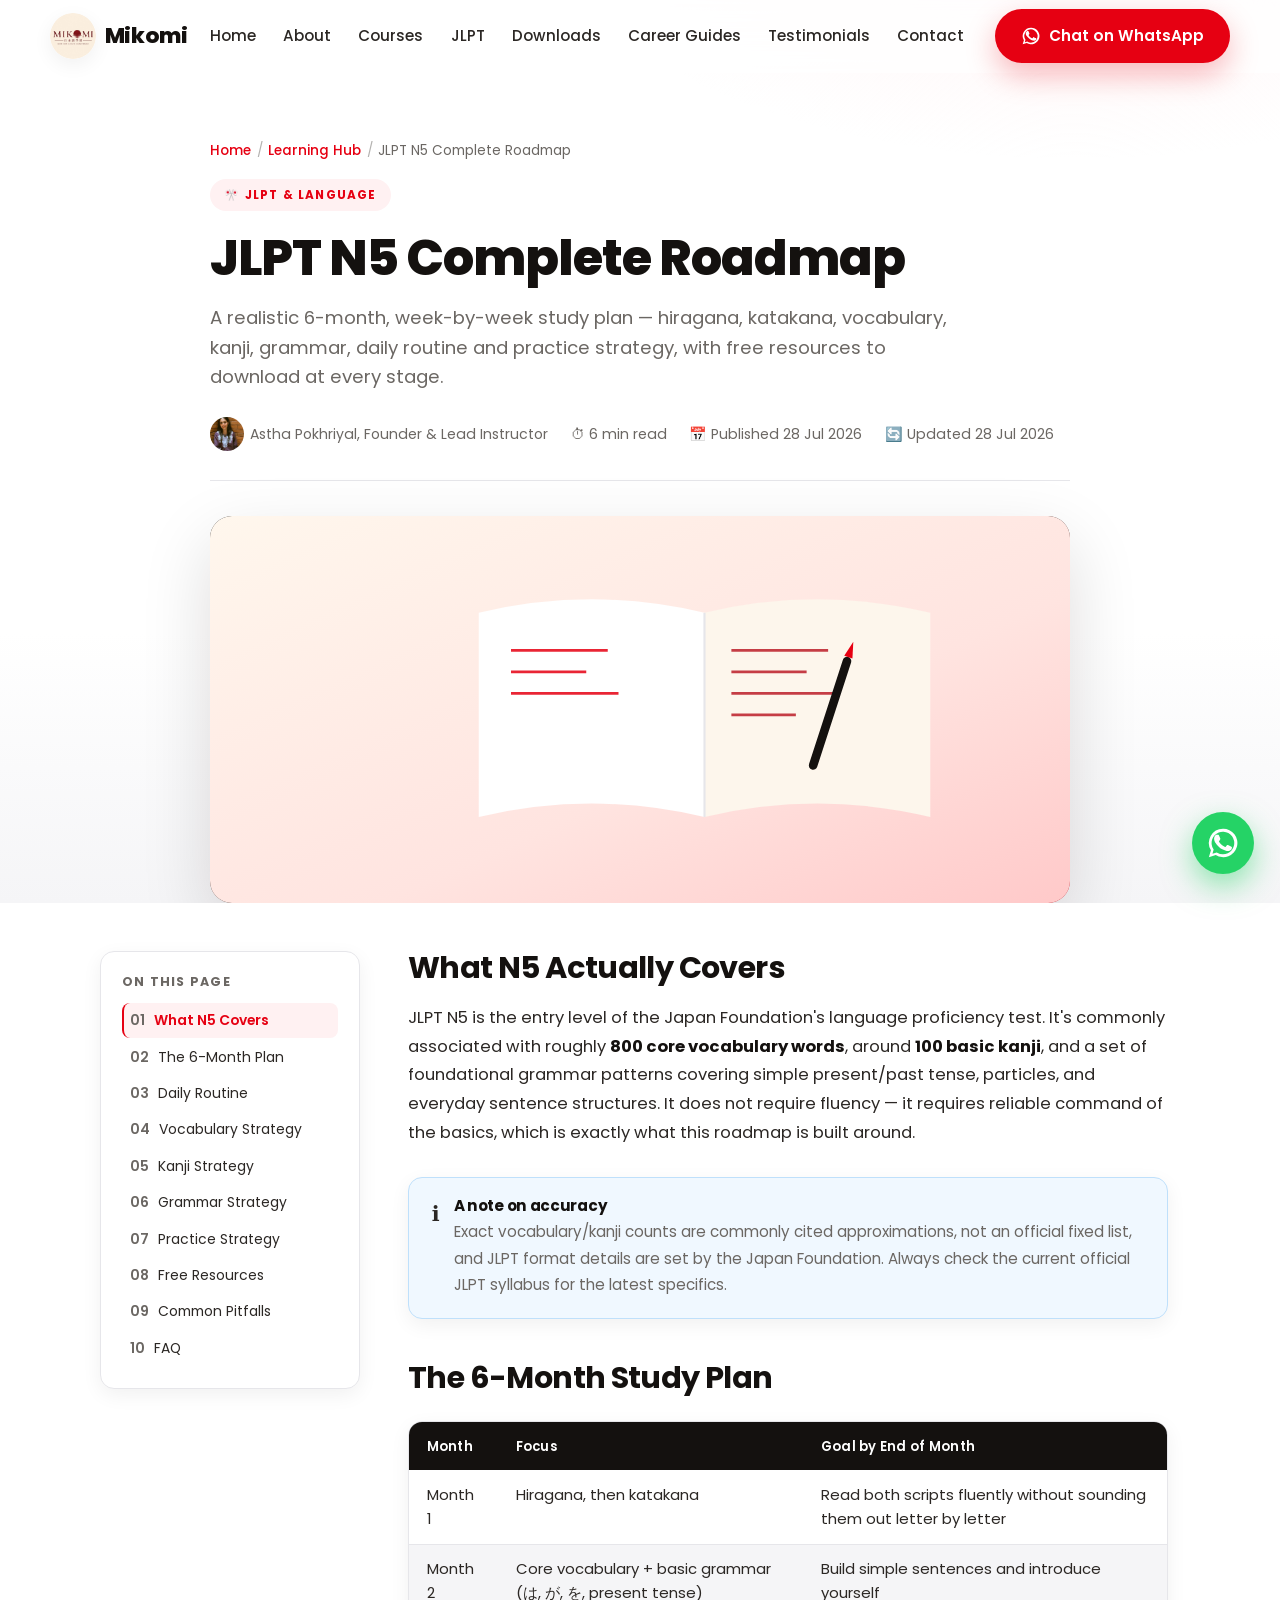
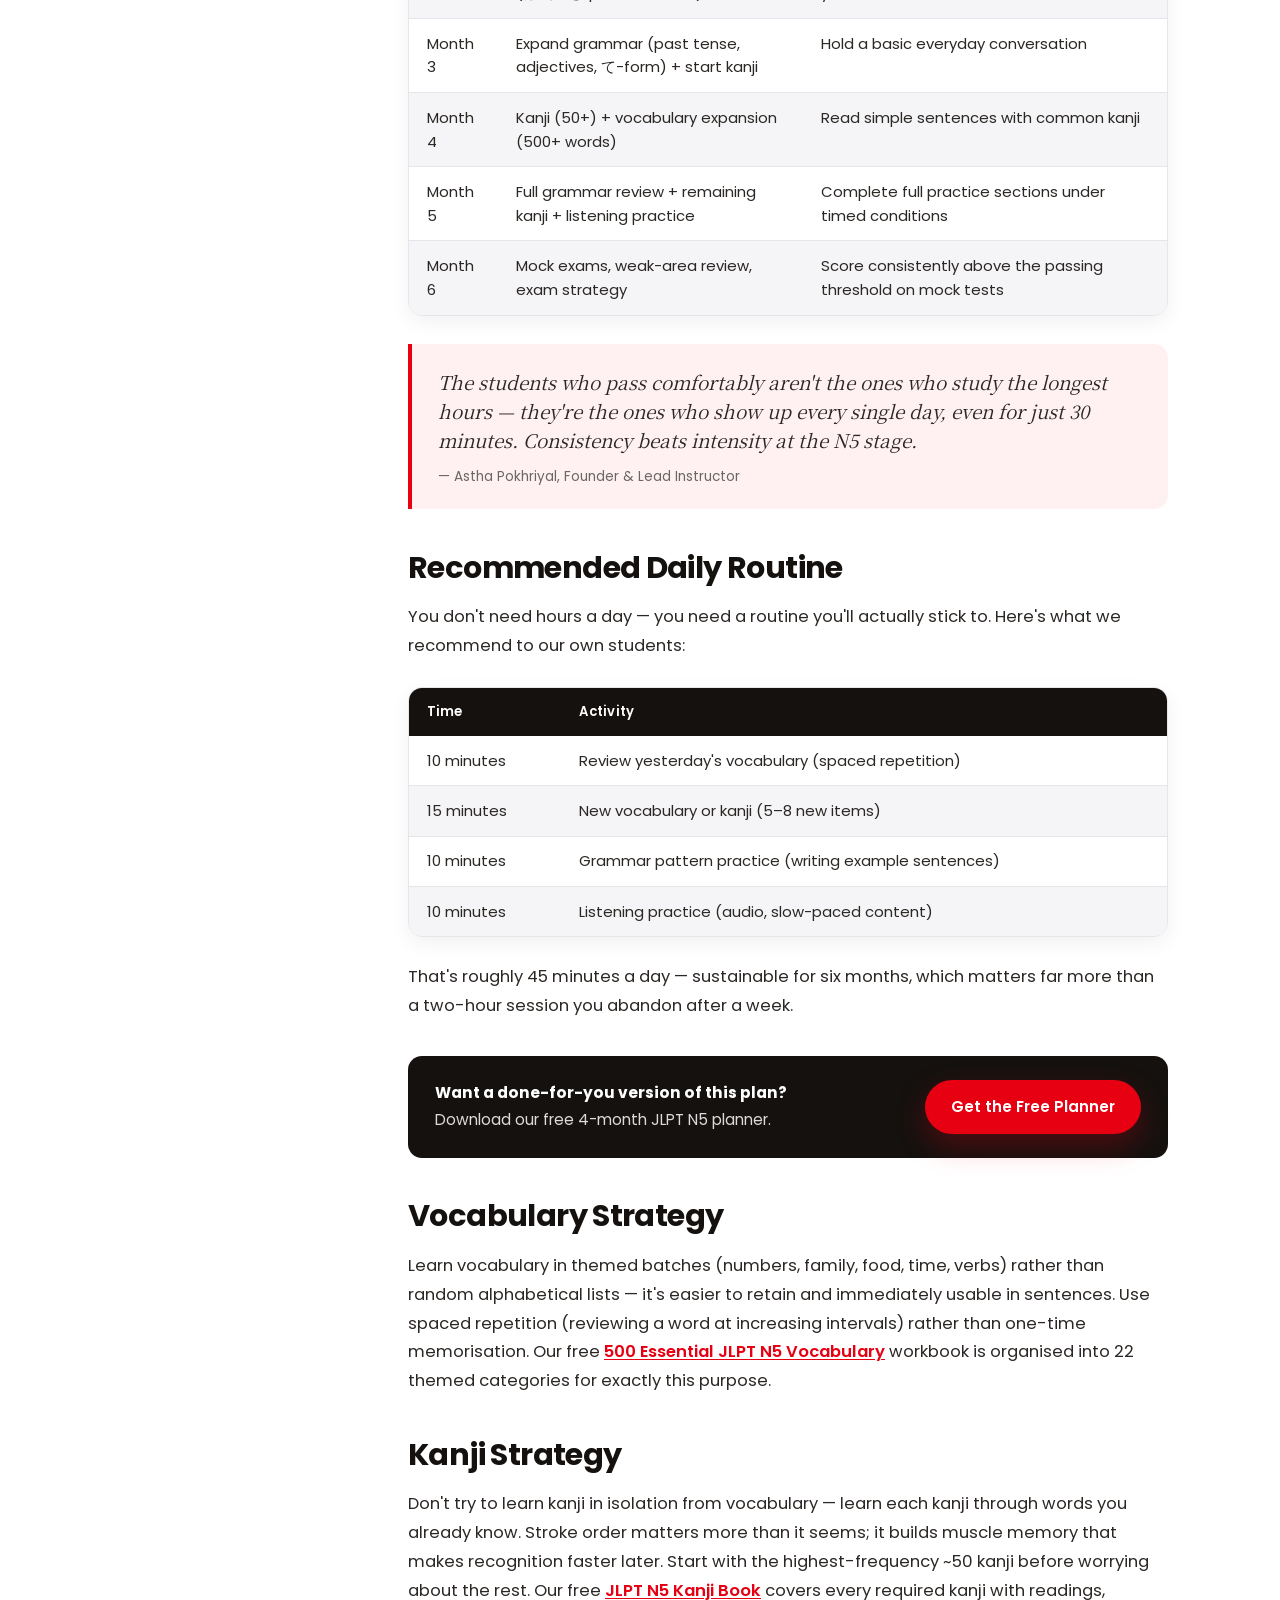
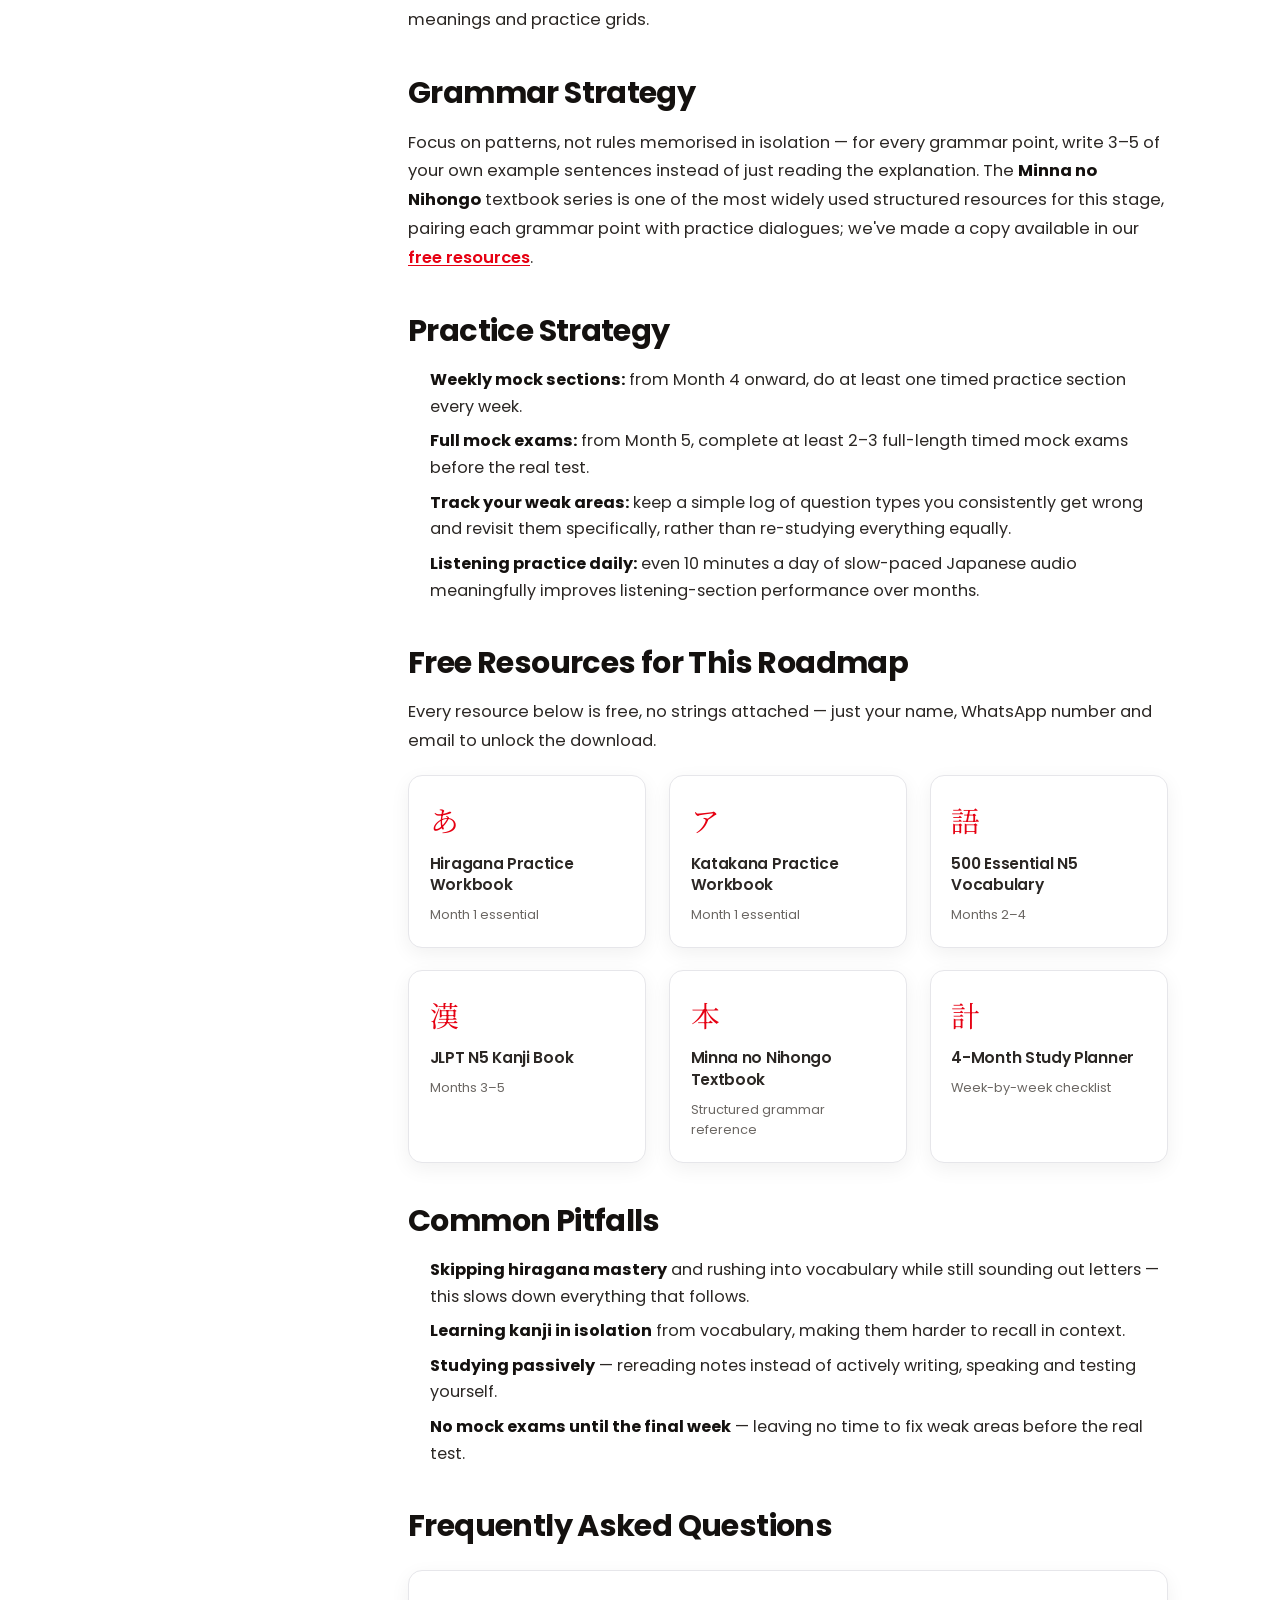
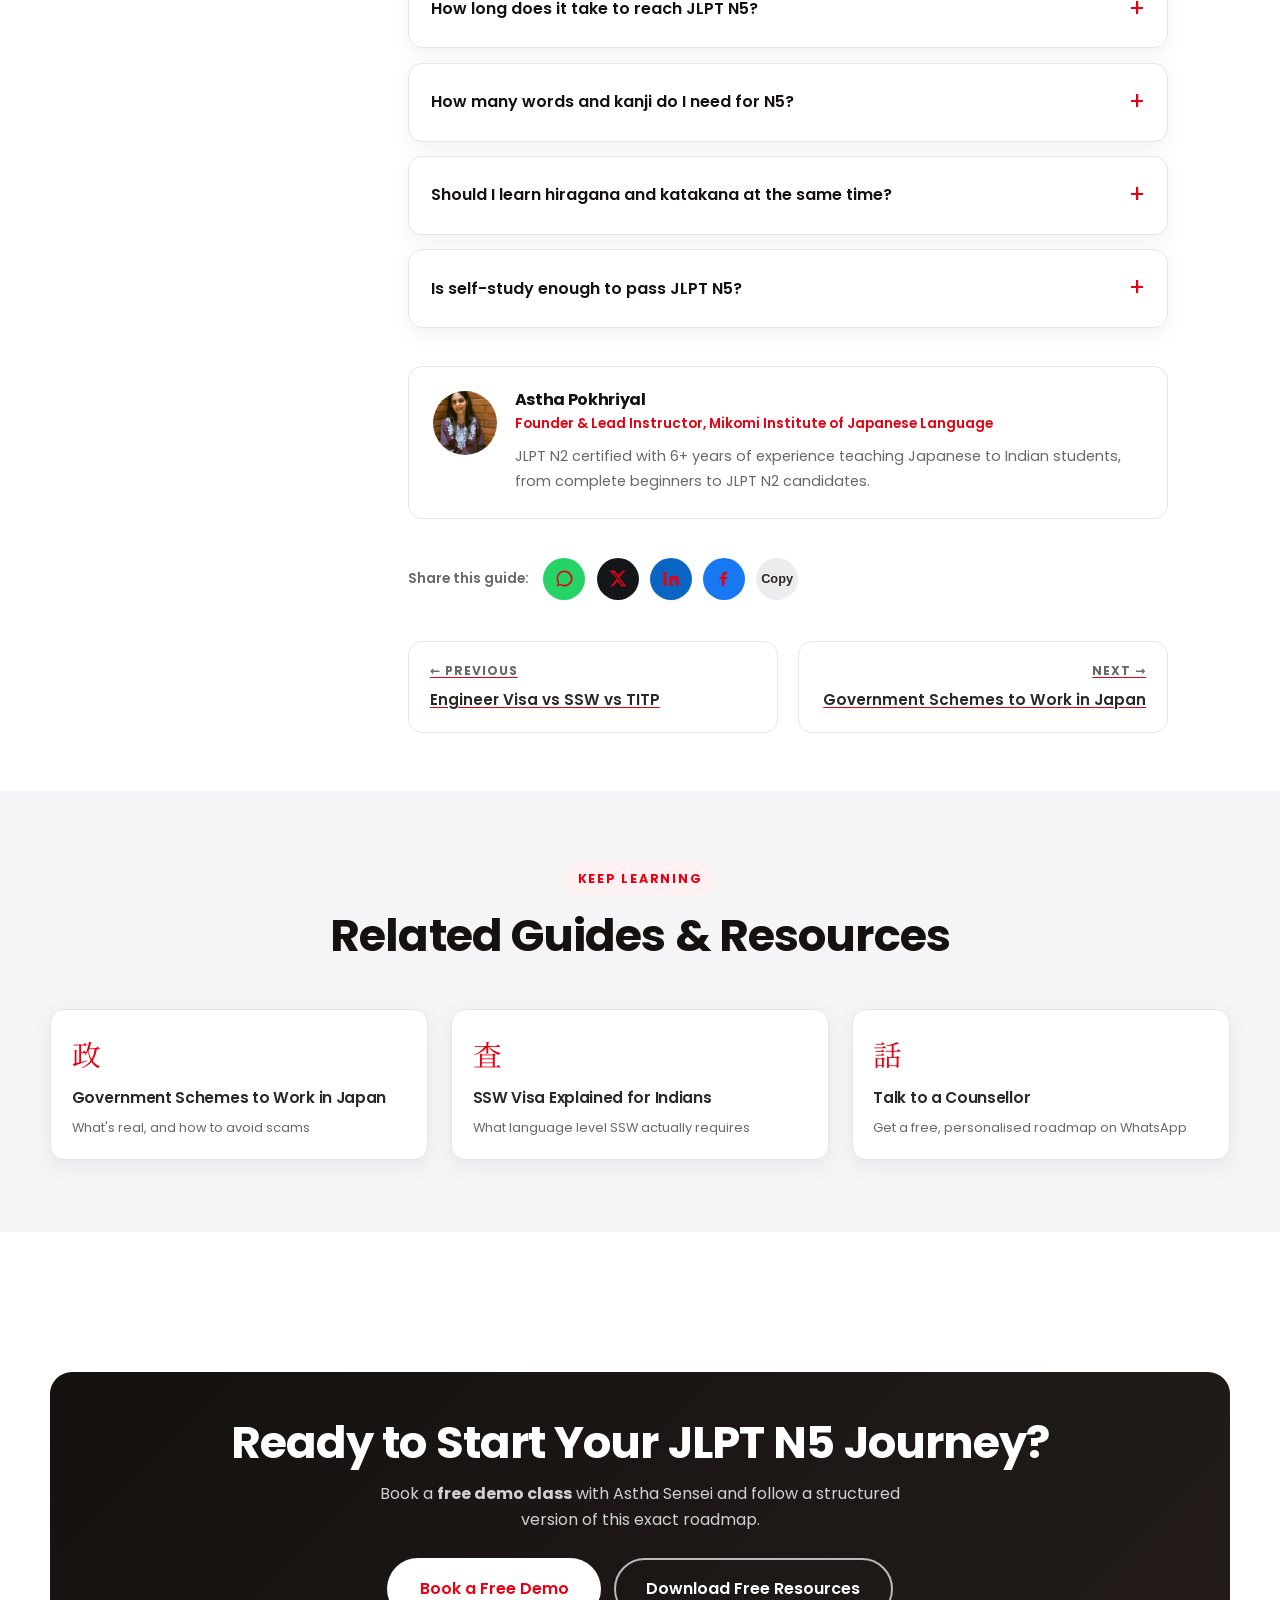
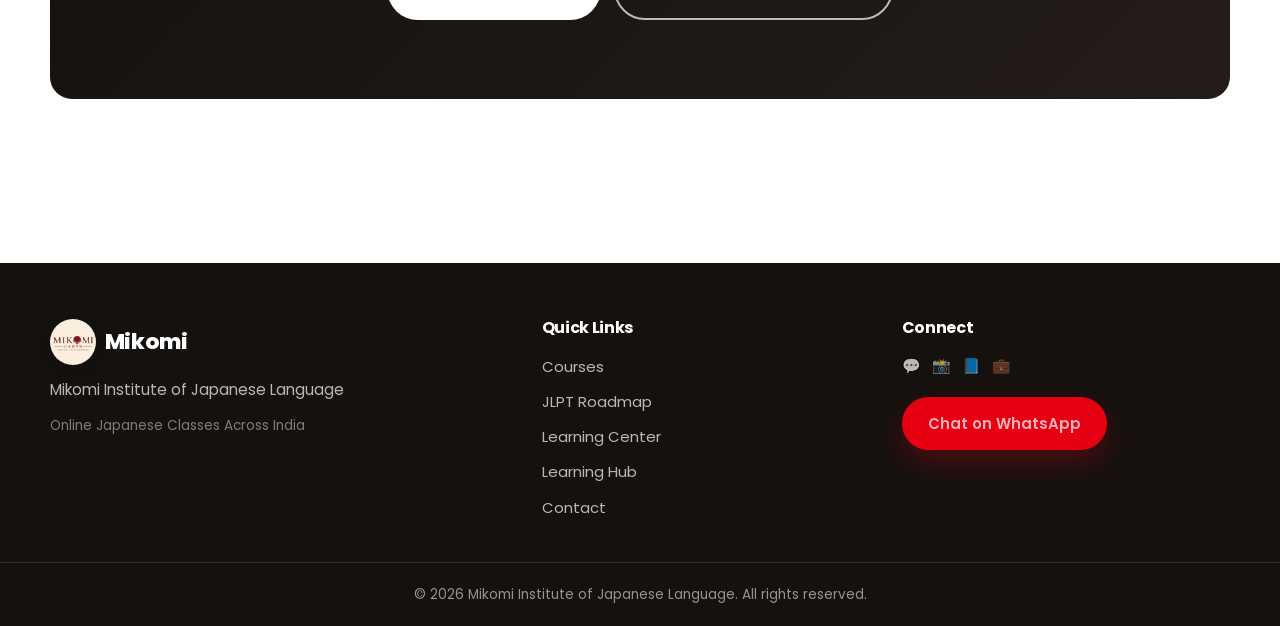
<file: blog/jlpt-n5-complete-roadmap.html>
<!DOCTYPE html>
<html lang="en">
<head>
  <meta charset="UTF-8" />
  <meta name="viewport" content="width=device-width, initial-scale=1.0" />
  <meta name="theme-color" content="#E60012" />

  <!--
    IMAGE PROMPTS FOR THIS ARTICLE
    Brand: warm cream base, Mikomi red (#E60012), ink black,
    soft blossom pink accent. Flat vector, no stock photos, no
    baked-in text.

    1. hero-banner.jpg — 1600x900 (16:9)
       Prompt: "Flat vector illustration, wide banner, an open
       notebook with a pencil and a small calendar/planner icon
       beside it, a few hiragana-style abstract brush strokes in
       the background, warm cream background with soft red
       accents, minimal geometric editorial style, no readable
       text."
       Alt text: "Illustration of a notebook and study planner
       representing the JLPT N5 six-month study roadmap."
  -->

  <title>JLPT N5 Complete Roadmap: 6-Month Study Plan (2026) | Mikomi</title>
  <meta name="description" content="A complete, week-by-week JLPT N5 study roadmap — hiragana, katakana, vocabulary, kanji, grammar, daily routine and practice strategy, with free downloadable resources." />
  <meta name="keywords" content="jlpt n5 study plan, jlpt n5 roadmap, learn hiragana katakana, jlpt n5 vocabulary, jlpt n5 kanji, 6 month japanese study plan" />
  <meta name="author" content="Astha Pokhriyal" />
  <meta name="robots" content="index, follow" />
  <link rel="canonical" href="https://mikomiinstitute.online/blog/jlpt-n5-complete-roadmap.html" />

  <meta property="og:type" content="article" />
  <meta property="og:site_name" content="Mikomi Institute of Japanese Language" />
  <meta property="og:title" content="JLPT N5 Complete Roadmap: 6-Month Study Plan" />
  <meta property="og:description" content="Hiragana, katakana, vocabulary, kanji, grammar, daily routine and practice strategy — with free downloadable resources." />
  <meta property="og:url" content="https://mikomiinstitute.online/blog/jlpt-n5-complete-roadmap.html" />
  <meta property="og:image" content="https://mikomiinstitute.online/assets/og-image.svg" />
  <meta property="article:published_time" content="2026-07-28" />
  <meta property="article:modified_time" content="2026-07-28" />
  <meta property="og:locale" content="en_IN" />

  <meta name="twitter:card" content="summary_large_image" />
  <meta name="twitter:title" content="JLPT N5 Complete Roadmap: 6-Month Study Plan" />
  <meta name="twitter:description" content="Hiragana, katakana, vocabulary, kanji, grammar, daily routine and practice strategy — with free resources." />
  <meta name="twitter:image" content="https://mikomiinstitute.online/assets/og-image.svg" />

  <link rel="icon" type="image/png" sizes="32x32" href="../favicon/favicon-32.png" />
  <link rel="icon" type="image/png" sizes="180x180" href="../favicon/favicon-180.png" />
  <link rel="apple-touch-icon" href="../favicon/favicon-180.png" />
  <link rel="manifest" href="../manifest.json" />

  <link rel="preconnect" href="https://fonts.googleapis.com" />
  <link rel="preconnect" href="https://fonts.gstatic.com" crossorigin />
  <link href="https://fonts.googleapis.com/css2?family=Poppins:wght@300;400;500;600;700;800&family=Noto+Serif+JP:wght@400;600&display=swap" rel="stylesheet" />

  <link rel="stylesheet" href="../style.css" />
  <link rel="stylesheet" href="../blog.css" />

  <script type="application/ld+json">
  {
    "@context": "https://schema.org",
    "@type": "Article",
    "headline": "JLPT N5 Complete Roadmap: 6-Month Study Plan",
    "description": "A complete, week-by-week JLPT N5 study roadmap covering hiragana, katakana, vocabulary, kanji, grammar, daily routine and practice strategy, with free downloadable resources.",
    "image": "https://mikomiinstitute.online/assets/og-image.svg",
    "author": { "@type": "Person", "name": "Astha Pokhriyal", "jobTitle": "Founder & Lead Instructor, Mikomi Institute of Japanese Language" },
    "publisher": {
      "@type": "EducationalOrganization",
      "name": "Mikomi Institute of Japanese Language",
      "logo": { "@type": "ImageObject", "url": "https://mikomiinstitute.online/images/mikomi-logo.jpg" }
    },
    "datePublished": "2026-07-28",
    "dateModified": "2026-07-28",
    "mainEntityOfPage": { "@type": "WebPage", "@id": "https://mikomiinstitute.online/blog/jlpt-n5-complete-roadmap.html" }
  }
  </script>
  <script type="application/ld+json">
  {
    "@context": "https://schema.org",
    "@type": "BreadcrumbList",
    "itemListElement": [
      { "@type": "ListItem", "position": 1, "name": "Home", "item": "https://mikomiinstitute.online/" },
      { "@type": "ListItem", "position": 2, "name": "Learning Hub", "item": "https://mikomiinstitute.online/learning-hub.html" },
      { "@type": "ListItem", "position": 3, "name": "JLPT N5 Complete Roadmap", "item": "https://mikomiinstitute.online/blog/jlpt-n5-complete-roadmap.html" }
    ]
  }
  </script>
  <script type="application/ld+json">
  {
    "@context": "https://schema.org",
    "@type": "FAQPage",
    "mainEntity": [
      { "@type": "Question", "name": "How long does it take to reach JLPT N5?", "acceptedAnswer": { "@type": "Answer", "text": "Most learners starting from zero reach a comfortable JLPT N5 level in 3 to 6 months with consistent daily study. Six months with a lighter daily load is a realistic, sustainable pace for most working adults and students." } },
      { "@type": "Question", "name": "How many words and kanji do I need for N5?", "acceptedAnswer": { "@type": "Answer", "text": "JLPT N5 is commonly associated with roughly 800 core vocabulary words and around 100 basic kanji, though exact figures can vary slightly by source. Our free 500-word vocabulary list and N5 kanji workbook cover the highest-frequency items first." } },
      { "@type": "Question", "name": "Should I learn hiragana and katakana at the same time?", "acceptedAnswer": { "@type": "Answer", "text": "We recommend mastering hiragana first since it appears far more frequently, then moving to katakana once hiragana feels comfortable — usually after 2 to 3 weeks. Trying to learn both simultaneously from day one tends to slow learners down rather than speed them up." } },
      { "@type": "Question", "name": "Is self-study enough to pass JLPT N5?", "acceptedAnswer": { "@type": "Answer", "text": "Yes, self-study with good structured resources is enough for many learners, especially with consistent daily practice and mock tests. Structured guidance helps most with pacing, pronunciation feedback and staying accountable — which is where a class or tutor adds the most value." } }
    ]
  }
  </script>
</head>

<body>
  <div id="loader" class="loader" aria-hidden="true">
    <div class="loader-logo"><img src="../images/mikomi-logo.jpg" alt="Mikomi Institute of Japanese Language" width="120" height="120" /></div>
    <p class="loader-text">Where Your Japanese Journey Begins</p>
  </div>

  <div id="articleProgress" aria-hidden="true"></div>

  <header class="header" id="header">
    <nav class="nav container" aria-label="Primary navigation">
      <a href="../index.html" class="logo" aria-label="Mikomi Institute of Japanese Language — home">
        <img src="../images/mikomi-logo.jpg" alt="Mikomi Institute of Japanese Language logo" class="logo-img" width="46" height="46" />
        <span class="logo-text">Mikomi</span>
      </a>
      <button class="nav-toggle" id="navToggle" aria-label="Open menu" aria-expanded="false" aria-controls="navMenu"><span></span><span></span><span></span></button>
      <ul class="nav-menu" id="navMenu">
        <li><a href="../index.html#home">Home</a></li>
        <li><a href="../index.html#about">About</a></li>
        <li><a href="../index.html#courses">Courses</a></li>
        <li><a href="../index.html#jlpt">JLPT</a></li>
        <li><a href="../learning-center.html">Downloads</a></li>
        <li><a href="../learning-hub.html">Career Guides</a></li>
        <li><a href="../index.html#testimonials">Testimonials</a></li>
        <li><a href="../index.html#contact">Contact</a></li>
        <li class="nav-cta-mobile"><a href="#" class="btn btn-primary wa-link">Chat on WhatsApp</a></li>
      </ul>
      <a href="#" class="btn btn-primary nav-cta wa-link" aria-label="Chat on WhatsApp">
        <svg class="wa-icon" viewBox="0 0 24 24" aria-hidden="true"><path d="M17.5 14.4c-.3-.2-1.7-.9-2-1s-.5-.1-.7.1-.7.9-.9 1.1-.4.2-.7 0a8 8 0 0 1-2.4-1.5 9 9 0 0 1-1.6-2c-.2-.3 0-.5.1-.6l.5-.6c.1-.2.2-.3.3-.5s0-.4 0-.5l-1-2.3c-.2-.6-.5-.5-.7-.5H7.5c-.2 0-.5 0-.8.4a3.4 3.4 0 0 0-1 2.5c0 1.5 1 2.9 1.2 3.1s2.2 3.4 5.4 4.7a18 18 0 0 0 1.8.7c.8.2 1.4.2 2 .1.6-.1 1.7-.7 2-1.4.2-.7.2-1.2.2-1.4z"/><path d="M12 2a10 10 0 0 0-8.5 15.2L2 22l4.9-1.5A10 10 0 1 0 12 2m0 18a8 8 0 0 1-4.1-1.1l-.3-.2-3 .8.8-2.9-.2-.3A8 8 0 1 1 12 20"/></svg>
        Chat on WhatsApp
      </a>
    </nav>
  </header>

  <main>
    <section class="article-hero">
      <div class="container">
        <p class="article-crumb">
          <a href="../index.html">Home</a><span class="sep">/</span>
          <a href="../learning-hub.html">Learning Hub</a><span class="sep">/</span>
          <span class="current">JLPT N5 Complete Roadmap</span>
        </p>
        <span class="article-cat-badge">🎌 JLPT &amp; Language</span>
        <h1>JLPT N5 Complete Roadmap</h1>
        <p class="article-dek">A realistic 6-month, week-by-week study plan — hiragana, katakana, vocabulary, kanji, grammar, daily routine and practice strategy, with free resources to download at every stage.</p>

        <div class="article-meta-row">
          <span class="article-meta-author">
            <span class="article-meta-avatar"><img src="../images/founder_portrait_640x800.jpg" alt="Astha Pokhriyal" /></span>
            Astha Pokhriyal, Founder &amp; Lead Instructor
          </span>
          <span>⏱ 6 min read</span>
          <span>📅 Published 28 Jul 2026</span>
          <span>🔄 Updated 28 Jul 2026</span>
        </div>

        <div class="article-hero-cover">
          <svg viewBox="0 0 1600 720" role="img" aria-labelledby="heroSvgTitle4">
            <title id="heroSvgTitle4">Illustration of an open notebook and study planner representing the JLPT N5 roadmap</title>
            <defs>
              <linearGradient id="skyGrad4" x1="0" y1="0" x2="1" y2="1">
                <stop offset="0%" stop-color="#fff7ed"/>
                <stop offset="60%" stop-color="#ffe4e0"/>
                <stop offset="100%" stop-color="#ffc9c9"/>
              </linearGradient>
            </defs>
            <rect width="1600" height="720" fill="url(#skyGrad4)"/>
            <g transform="translate(500,160)">
              <path d="M0 20 Q210 -30 420 20 L420 400 Q210 350 0 400 Z" fill="#fff"/>
              <path d="M420 20 Q630 -30 840 20 L840 400 Q630 350 420 400 Z" fill="#fdf6ec"/>
              <line x1="420" y1="20" x2="420" y2="400" stroke="#e6e6ea" stroke-width="4"/>
              <g stroke="#E60012" stroke-width="5" opacity="0.85">
                <line x1="60" y1="90" x2="240" y2="90"/>
                <line x1="60" y1="130" x2="200" y2="130"/>
                <line x1="60" y1="170" x2="260" y2="170"/>
              </g>
              <g stroke="#b3000e" stroke-width="5" opacity="0.75">
                <line x1="470" y1="90" x2="650" y2="90"/>
                <line x1="470" y1="130" x2="610" y2="130"/>
                <line x1="470" y1="170" x2="670" y2="170"/>
                <line x1="470" y1="210" x2="590" y2="210"/>
              </g>
            </g>
            <g transform="translate(1180,260) rotate(18)"><rect width="16" height="220" rx="8" fill="#14110f"/><polygon points="0,0 16,0 8,-30" fill="#E60012"/></g>
          </svg>
        </div>
      </div>
    </section>

    <div class="container">
      <div class="article-shell">
        <aside class="article-toc" id="articleToc" aria-label="Table of contents">
          <button class="article-toc-toggle" type="button">On This Page</button>
          <h4 class="toc-heading-desktop">On This Page</h4>
          <ol>
            <li><a href="#what-n5-covers">What N5 Covers</a></li>
            <li><a href="#six-month-plan">The 6-Month Plan</a></li>
            <li><a href="#daily-routine">Daily Routine</a></li>
            <li><a href="#vocabulary">Vocabulary Strategy</a></li>
            <li><a href="#kanji">Kanji Strategy</a></li>
            <li><a href="#grammar">Grammar Strategy</a></li>
            <li><a href="#practice">Practice Strategy</a></li>
            <li><a href="#resources">Free Resources</a></li>
            <li><a href="#pitfalls">Common Pitfalls</a></li>
            <li><a href="#faq">FAQ</a></li>
          </ol>
        </aside>

        <article class="article-content">

          <h2 id="what-n5-covers">What N5 Actually Covers</h2>
          <p>JLPT N5 is the entry level of the Japan Foundation's language proficiency test. It's commonly associated with roughly <strong>800 core vocabulary words</strong>, around <strong>100 basic kanji</strong>, and a set of foundational grammar patterns covering simple present/past tense, particles, and everyday sentence structures. It does not require fluency — it requires reliable command of the basics, which is exactly what this roadmap is built around.</p>

          <div class="callout callout-info">
            <span class="callout-icon">ℹ️</span>
            <div><h4>A note on accuracy</h4><p>Exact vocabulary/kanji counts are commonly cited approximations, not an official fixed list, and JLPT format details are set by the Japan Foundation. Always check the current official JLPT syllabus for the latest specifics.</p></div>
          </div>

          <h2 id="six-month-plan">The 6-Month Study Plan</h2>
          <div class="table-wrap">
            <table>
              <thead><tr><th>Month</th><th>Focus</th><th>Goal by End of Month</th></tr></thead>
              <tbody>
                <tr><td>Month 1</td><td>Hiragana, then katakana</td><td>Read both scripts fluently without sounding them out letter by letter</td></tr>
                <tr><td>Month 2</td><td>Core vocabulary + basic grammar (は, が, を, present tense)</td><td>Build simple sentences and introduce yourself</td></tr>
                <tr><td>Month 3</td><td>Expand grammar (past tense, adjectives, て-form) + start kanji</td><td>Hold a basic everyday conversation</td></tr>
                <tr><td>Month 4</td><td>Kanji (50+) + vocabulary expansion (500+ words)</td><td>Read simple sentences with common kanji</td></tr>
                <tr><td>Month 5</td><td>Full grammar review + remaining kanji + listening practice</td><td>Complete full practice sections under timed conditions</td></tr>
                <tr><td>Month 6</td><td>Mock exams, weak-area review, exam strategy</td><td>Score consistently above the passing threshold on mock tests</td></tr>
              </tbody>
            </table>
          </div>

          <blockquote class="pull-quote">
            The students who pass comfortably aren't the ones who study the longest hours — they're the ones who show up every single day, even for just 30 minutes. Consistency beats intensity at the N5 stage.
            <cite>— Astha Pokhriyal, Founder &amp; Lead Instructor</cite>
          </blockquote>

          <h2 id="daily-routine">Recommended Daily Routine</h2>
          <p>You don't need hours a day — you need a routine you'll actually stick to. Here's what we recommend to our own students:</p>
          <div class="table-wrap">
            <table>
              <thead><tr><th>Time</th><th>Activity</th></tr></thead>
              <tbody>
                <tr><td>10 minutes</td><td>Review yesterday's vocabulary (spaced repetition)</td></tr>
                <tr><td>15 minutes</td><td>New vocabulary or kanji (5–8 new items)</td></tr>
                <tr><td>10 minutes</td><td>Grammar pattern practice (writing example sentences)</td></tr>
                <tr><td>10 minutes</td><td>Listening practice (audio, slow-paced content)</td></tr>
              </tbody>
            </table>
          </div>
          <p>That's roughly 45 minutes a day — sustainable for six months, which matters far more than a two-hour session you abandon after a week.</p>

          <div class="inline-cta">
            <p><strong>Want a done-for-you version of this plan?</strong><br>Download our free 4-month JLPT N5 planner.</p>
            <a href="../learning-center.html#resources" class="btn btn-primary">Get the Free Planner</a>
          </div>

          <h2 id="vocabulary">Vocabulary Strategy</h2>
          <p>Learn vocabulary in themed batches (numbers, family, food, time, verbs) rather than random alphabetical lists — it's easier to retain and immediately usable in sentences. Use spaced repetition (reviewing a word at increasing intervals) rather than one-time memorisation. Our free <a href="../learning-center.html#resources">500 Essential JLPT N5 Vocabulary</a> workbook is organised into 22 themed categories for exactly this purpose.</p>

          <h2 id="kanji">Kanji Strategy</h2>
          <p>Don't try to learn kanji in isolation from vocabulary — learn each kanji through words you already know. Stroke order matters more than it seems; it builds muscle memory that makes recognition faster later. Start with the highest-frequency ~50 kanji before worrying about the rest. Our free <a href="../learning-center.html#resources">JLPT N5 Kanji Book</a> covers every required kanji with readings, meanings and practice grids.</p>

          <h2 id="grammar">Grammar Strategy</h2>
          <p>Focus on patterns, not rules memorised in isolation — for every grammar point, write 3–5 of your own example sentences instead of just reading the explanation. The <strong>Minna no Nihongo</strong> textbook series is one of the most widely used structured resources for this stage, pairing each grammar point with practice dialogues; we've made a copy available in our <a href="../learning-center.html#resources">free resources</a>.</p>

          <h2 id="practice">Practice Strategy</h2>
          <ul>
            <li><strong>Weekly mock sections:</strong> from Month 4 onward, do at least one timed practice section every week.</li>
            <li><strong>Full mock exams:</strong> from Month 5, complete at least 2–3 full-length timed mock exams before the real test.</li>
            <li><strong>Track your weak areas:</strong> keep a simple log of question types you consistently get wrong and revisit them specifically, rather than re-studying everything equally.</li>
            <li><strong>Listening practice daily:</strong> even 10 minutes a day of slow-paced Japanese audio meaningfully improves listening-section performance over months.</li>
          </ul>

          <h2 id="resources">Free Resources for This Roadmap</h2>
          <p>Every resource below is free, no strings attached — just your name, WhatsApp number and email to unlock the download.</p>
          <div class="related-grid">
            <a href="../learning-center.html#resources" class="related-card"><span class="rel-glyph">あ</span><h4>Hiragana Practice Workbook</h4><small>Month 1 essential</small></a>
            <a href="../learning-center.html#resources" class="related-card"><span class="rel-glyph">ア</span><h4>Katakana Practice Workbook</h4><small>Month 1 essential</small></a>
            <a href="../learning-center.html#resources" class="related-card"><span class="rel-glyph">語</span><h4>500 Essential N5 Vocabulary</h4><small>Months 2–4</small></a>
            <a href="../learning-center.html#resources" class="related-card"><span class="rel-glyph">漢</span><h4>JLPT N5 Kanji Book</h4><small>Months 3–5</small></a>
            <a href="../learning-center.html#resources" class="related-card"><span class="rel-glyph">本</span><h4>Minna no Nihongo Textbook</h4><small>Structured grammar reference</small></a>
            <a href="../learning-center.html#resources" class="related-card"><span class="rel-glyph">計</span><h4>4-Month Study Planner</h4><small>Week-by-week checklist</small></a>
          </div>

          <h2 id="pitfalls">Common Pitfalls</h2>
          <ul>
            <li><strong>Skipping hiragana mastery</strong> and rushing into vocabulary while still sounding out letters — this slows down everything that follows.</li>
            <li><strong>Learning kanji in isolation</strong> from vocabulary, making them harder to recall in context.</li>
            <li><strong>Studying passively</strong> — rereading notes instead of actively writing, speaking and testing yourself.</li>
            <li><strong>No mock exams until the final week</strong> — leaving no time to fix weak areas before the real test.</li>
          </ul>

          <h2 id="faq">Frequently Asked Questions</h2>
          <div class="faq-list">
            <details class="faq-item"><summary>How long does it take to reach JLPT N5?</summary><p>Most learners starting from zero reach a comfortable JLPT N5 level in 3 to 6 months with consistent daily study. Six months with a lighter daily load is a realistic, sustainable pace for most working adults and students.</p></details>
            <details class="faq-item"><summary>How many words and kanji do I need for N5?</summary><p>JLPT N5 is commonly associated with roughly 800 core vocabulary words and around 100 basic kanji, though exact figures can vary slightly by source. Our free 500-word vocabulary list and N5 kanji workbook cover the highest-frequency items first.</p></details>
            <details class="faq-item"><summary>Should I learn hiragana and katakana at the same time?</summary><p>We recommend mastering hiragana first since it appears far more frequently, then moving to katakana once hiragana feels comfortable — usually after 2 to 3 weeks. Trying to learn both simultaneously from day one tends to slow learners down rather than speed them up.</p></details>
            <details class="faq-item"><summary>Is self-study enough to pass JLPT N5?</summary><p>Yes, self-study with good structured resources is enough for many learners, especially with consistent daily practice and mock tests. Structured guidance helps most with pacing, pronunciation feedback and staying accountable — which is where a class or tutor adds the most value.</p></details>
          </div>

          <div class="author-card">
            <div class="author-avatar"><img src="../images/founder_portrait_640x800.jpg" alt="Astha Pokhriyal" /></div>
            <div>
              <h4>Astha Pokhriyal</h4>
              <p class="author-role">Founder &amp; Lead Instructor, Mikomi Institute of Japanese Language</p>
              <p>JLPT N2 certified with 6+ years of experience teaching Japanese to Indian students, from complete beginners to JLPT N2 candidates.</p>
            </div>
          </div>

          <div class="share-bar">
            <span class="share-label">Share this guide:</span>
            <a class="share-btn wa" href="#" target="_blank" rel="noopener" aria-label="Share on WhatsApp"><svg viewBox="0 0 24 24"><path d="M12 2a10 10 0 0 0-8.5 15.2L2 22l4.9-1.5A10 10 0 1 0 12 2m0 18a8 8 0 0 1-4.1-1.1l-.3-.2-3 .8.8-2.9-.2-.3A8 8 0 1 1 12 20"/></svg></a>
            <a class="share-btn tw" href="#" target="_blank" rel="noopener" aria-label="Share on X"><svg viewBox="0 0 24 24"><path d="M18.9 2H22l-7.6 8.7L23.3 22H16.9l-5-6.5-5.7 6.5H2.9l8.1-9.3L2 2h6.6l4.5 6 5.8-6Zm-1.1 18h1.7L7.3 3.9H5.5L17.8 20Z"/></svg></a>
            <a class="share-btn li" href="#" target="_blank" rel="noopener" aria-label="Share on LinkedIn"><svg viewBox="0 0 24 24"><path d="M4.98 3.5a2.5 2.5 0 1 1 0 5 2.5 2.5 0 0 1 0-5ZM3 9h4v12H3V9Zm7 0h3.8v1.7h.05c.53-1 1.83-2.05 3.77-2.05 4.03 0 4.77 2.65 4.77 6.1V21h-4v-5.4c0-1.3-.02-2.96-1.8-2.96-1.8 0-2.08 1.4-2.08 2.87V21h-4V9Z"/></svg></a>
            <a class="share-btn fb" href="#" target="_blank" rel="noopener" aria-label="Share on Facebook"><svg viewBox="0 0 24 24"><path d="M13.5 21v-7.9h2.66l.4-3.1h-3.06V8.1c0-.9.25-1.5 1.55-1.5h1.65V3.8C15.8 3.75 14.85 3.66 13.74 3.66c-2.3 0-3.9 1.4-3.9 4v2.34H7.17v3.1h2.67V21h3.66Z"/></svg></a>
            <button class="share-btn copy" type="button">Copy</button>
          </div>

          <nav class="article-pagination" aria-label="Article navigation">
            <a href="engineer-vs-ssw-vs-titp.html" class="pager-card pager-prev"><small>← Previous</small><span>Engineer Visa vs SSW vs TITP</span></a>
            <a href="government-schemes-to-work-in-japan.html" class="pager-card pager-next"><small>Next →</small><span>Government Schemes to Work in Japan</span></a>
          </nav>
        </article>
      </div>
    </div>

    <section class="related-section">
      <div class="container">
        <div class="section-head reveal"><span class="section-tag">Keep Learning</span><h2>Related Guides &amp; Resources</h2></div>
        <div class="related-grid">
          <a href="government-schemes-to-work-in-japan.html" class="related-card reveal"><span class="rel-glyph">政</span><h4>Government Schemes to Work in Japan</h4><small>What's real, and how to avoid scams</small></a>
          <a href="ssw-visa-explained-for-indians.html" class="related-card reveal"><span class="rel-glyph">査</span><h4>SSW Visa Explained for Indians</h4><small>What language level SSW actually requires</small></a>
          <a href="#" class="related-card wa-link reveal"><span class="rel-glyph">話</span><h4>Talk to a Counsellor</h4><small>Get a free, personalised roadmap on WhatsApp</small></a>
        </div>
      </div>
    </section>

    <section class="section">
      <div class="container">
        <div class="article-cta reveal">
          <h2>Ready to Start Your JLPT N5 Journey?</h2>
          <p>Book a <strong>free demo class</strong> with Astha Sensei and follow a structured version of this exact roadmap.</p>
          <div class="hero-ctas center-ctas">
            <a href="#" class="btn btn-white btn-lg wa-link">Book a Free Demo</a>
            <a href="../learning-center.html" class="btn btn-outline-white btn-lg">Download Free Resources</a>
          </div>
        </div>
      </div>
    </section>
  </main>

  <footer class="footer">
    <div class="container footer-grid">
      <div class="footer-brand">
        <a href="../index.html" class="logo logo-light"><img src="../images/mikomi-logo.jpg" alt="Mikomi Institute of Japanese Language logo" class="logo-img" width="46" height="46" /><span class="logo-text">Mikomi</span></a>
        <p>Mikomi Institute of Japanese Language</p>
        <p class="footer-muted">Online Japanese Classes Across India</p>
      </div>
      <div class="footer-links">
        <h4>Quick Links</h4>
        <ul>
          <li><a href="../index.html#courses">Courses</a></li>
          <li><a href="../index.html#jlpt">JLPT Roadmap</a></li>
          <li><a href="../learning-center.html">Learning Center</a></li>
          <li><a href="../learning-hub.html">Learning Hub</a></li>
          <li><a href="../index.html#contact">Contact</a></li>
        </ul>
      </div>
      <div class="footer-links">
        <h4>Connect</h4>
        <div class="footer-social">
          <a href="#" class="wa-link" aria-label="WhatsApp">💬</a>
          <a href="https://www.instagram.com/mikomi_institute/" target="_blank" rel="noopener" aria-label="Instagram">📸</a>
          <a href="https://www.facebook.com/MikomiJapaneseInstitute/" target="_blank" rel="noopener" aria-label="Facebook">📘</a>
          <a href="https://www.linkedin.com/in/mikomi-japanese-language-institute-7945b630b/" target="_blank" rel="noopener" aria-label="LinkedIn">💼</a>
        </div>
        <a href="#" class="btn btn-primary wa-link footer-cta">Chat on WhatsApp</a>
      </div>
    </div>
    <div class="footer-bottom"><div class="container"><p>© <span id="year"></span> Mikomi Institute of Japanese Language. All rights reserved.</p></div></div>
  </footer>

  <a href="#" class="wa-float wa-link" aria-label="Chat with Mikomi on WhatsApp">
    <svg viewBox="0 0 24 24" aria-hidden="true"><path d="M12 2a10 10 0 0 0-8.5 15.2L2 22l4.9-1.5A10 10 0 1 0 12 2m0 18a8 8 0 0 1-4.1-1.1l-.3-.2-3 .8.8-2.9-.2-.3A8 8 0 1 1 12 20"/><path d="M17.5 14.4c-.3-.2-1.7-.9-2-1s-.5-.1-.7.1-.7.9-.9 1.1-.4.2-.7 0a8 8 0 0 1-2.4-1.5 9 9 0 0 1-1.6-2c-.2-.3 0-.5.1-.6l.5-.6c.1-.2.2-.3.3-.5s0-.4 0-.5l-1-2.3c-.2-.6-.5-.5-.7-.5H7.5c-.2 0-.5 0-.8.4a3.4 3.4 0 0 0-1 2.5c0 1.5 1 2.9 1.2 3.1s2.2 3.4 5.4 4.7a18 18 0 0 0 1.8.7c.8.2 1.4.2 2 .1.6-.1 1.7-.7 2-1.4.2-.7.2-1.2.2-1.4z"/></svg>
  </a>
  <button class="back-top" id="backTop" aria-label="Back to top">↑</button>

  <div class="popup-overlay" id="popupOverlay" aria-hidden="true"></div>
  <div class="popup" id="popup" role="dialog" aria-modal="true" aria-labelledby="popupTitle" aria-hidden="true">
    <button class="popup-close" id="popupClose" aria-label="Close popup">×</button>
    <div class="popup-emoji">👋</div>
    <h3 id="popupTitle">Not sure where to start?</h3>
    <p class="popup-text">Talk to our counsellor and get a free, personalised study roadmap.</p>
    <a href="#" class="btn btn-primary btn-block wa-link">Chat with a Counsellor</a>
  </div>

  <div class="mobile-bar">
    <a href="#" class="mobile-bar-btn wa wa-link"><svg class="wa-icon" viewBox="0 0 24 24" aria-hidden="true"><path d="M12 2a10 10 0 0 0-8.5 15.2L2 22l4.9-1.5A10 10 0 1 0 12 2m0 18a8 8 0 0 1-4.1-1.1l-.3-.2-3 .8.8-2.9-.2-.3A8 8 0 1 1 12 20"/></svg>WhatsApp</a>
    <a href="#" class="mobile-bar-btn demo wa-link">📅 Book Demo</a>
  </div>

  <script src="../script.js"></script>
  <script src="../blog.js"></script>
</body>
</html>
</file>
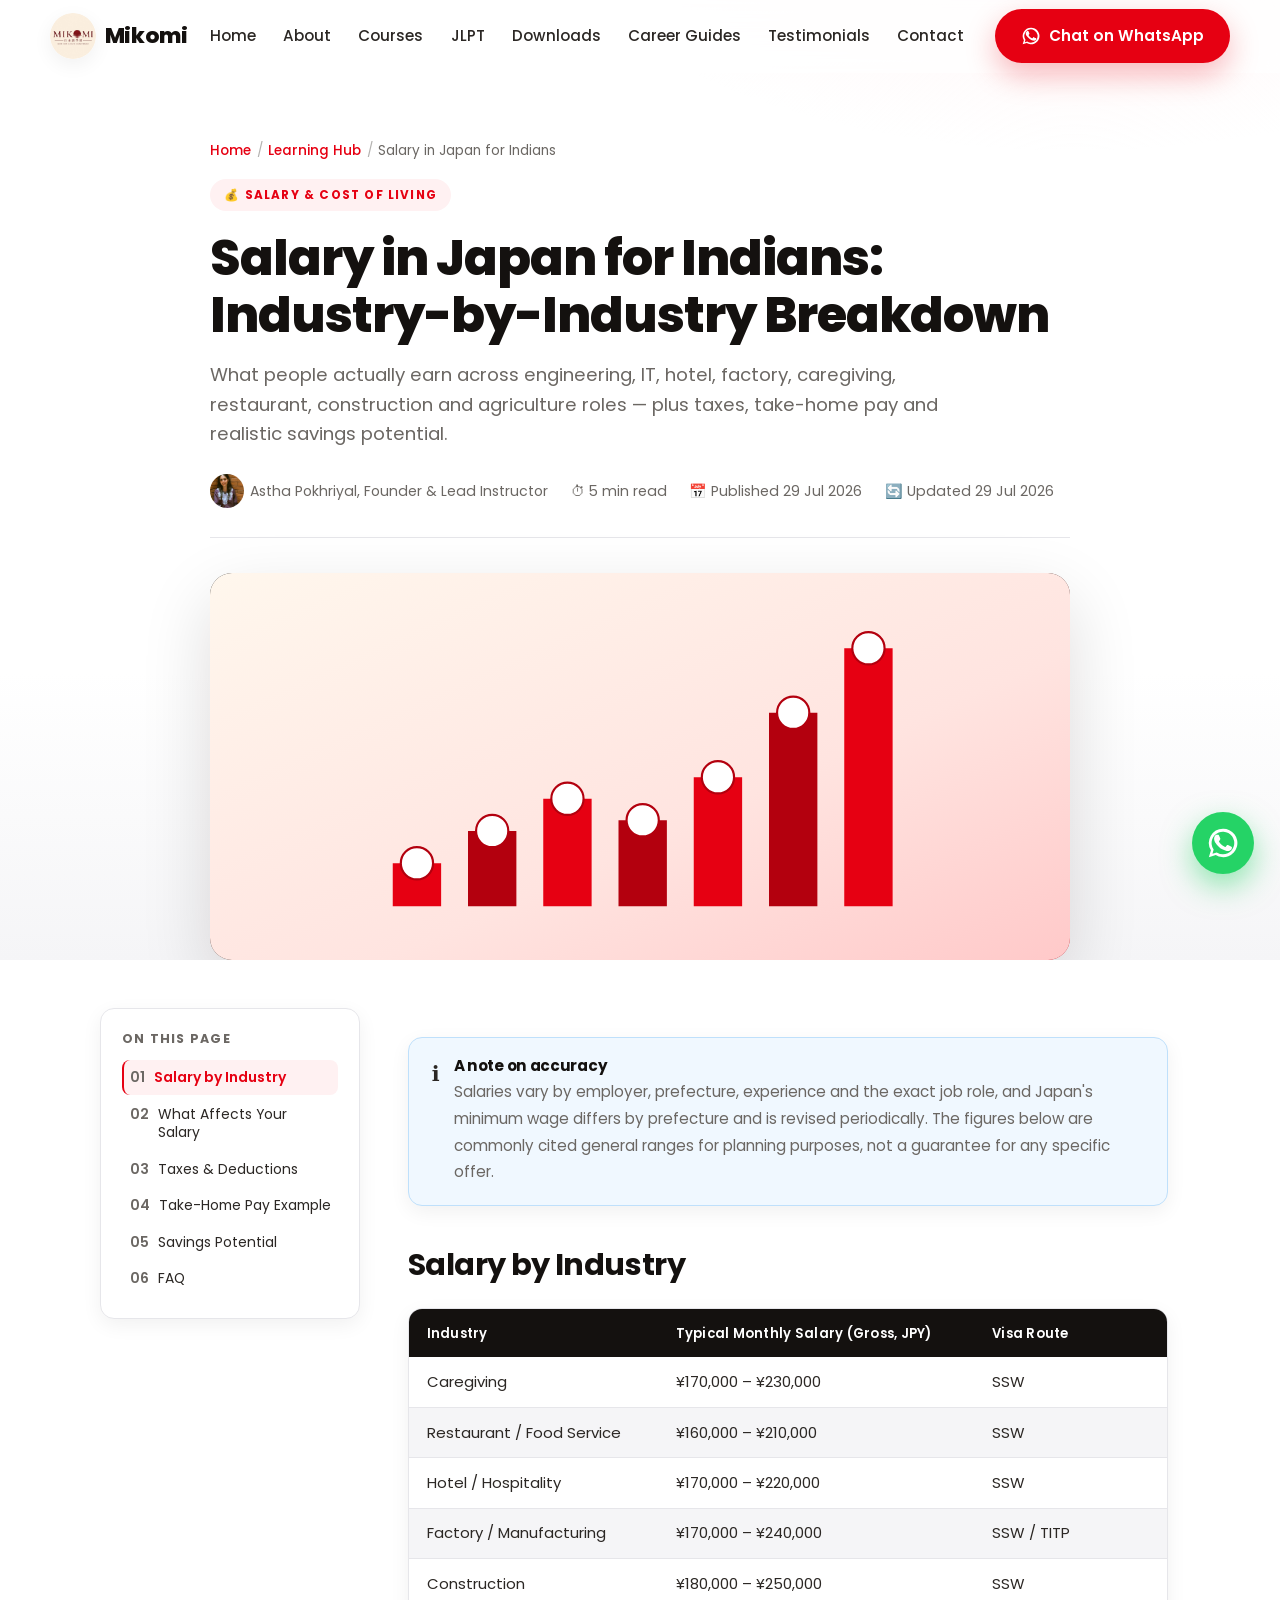
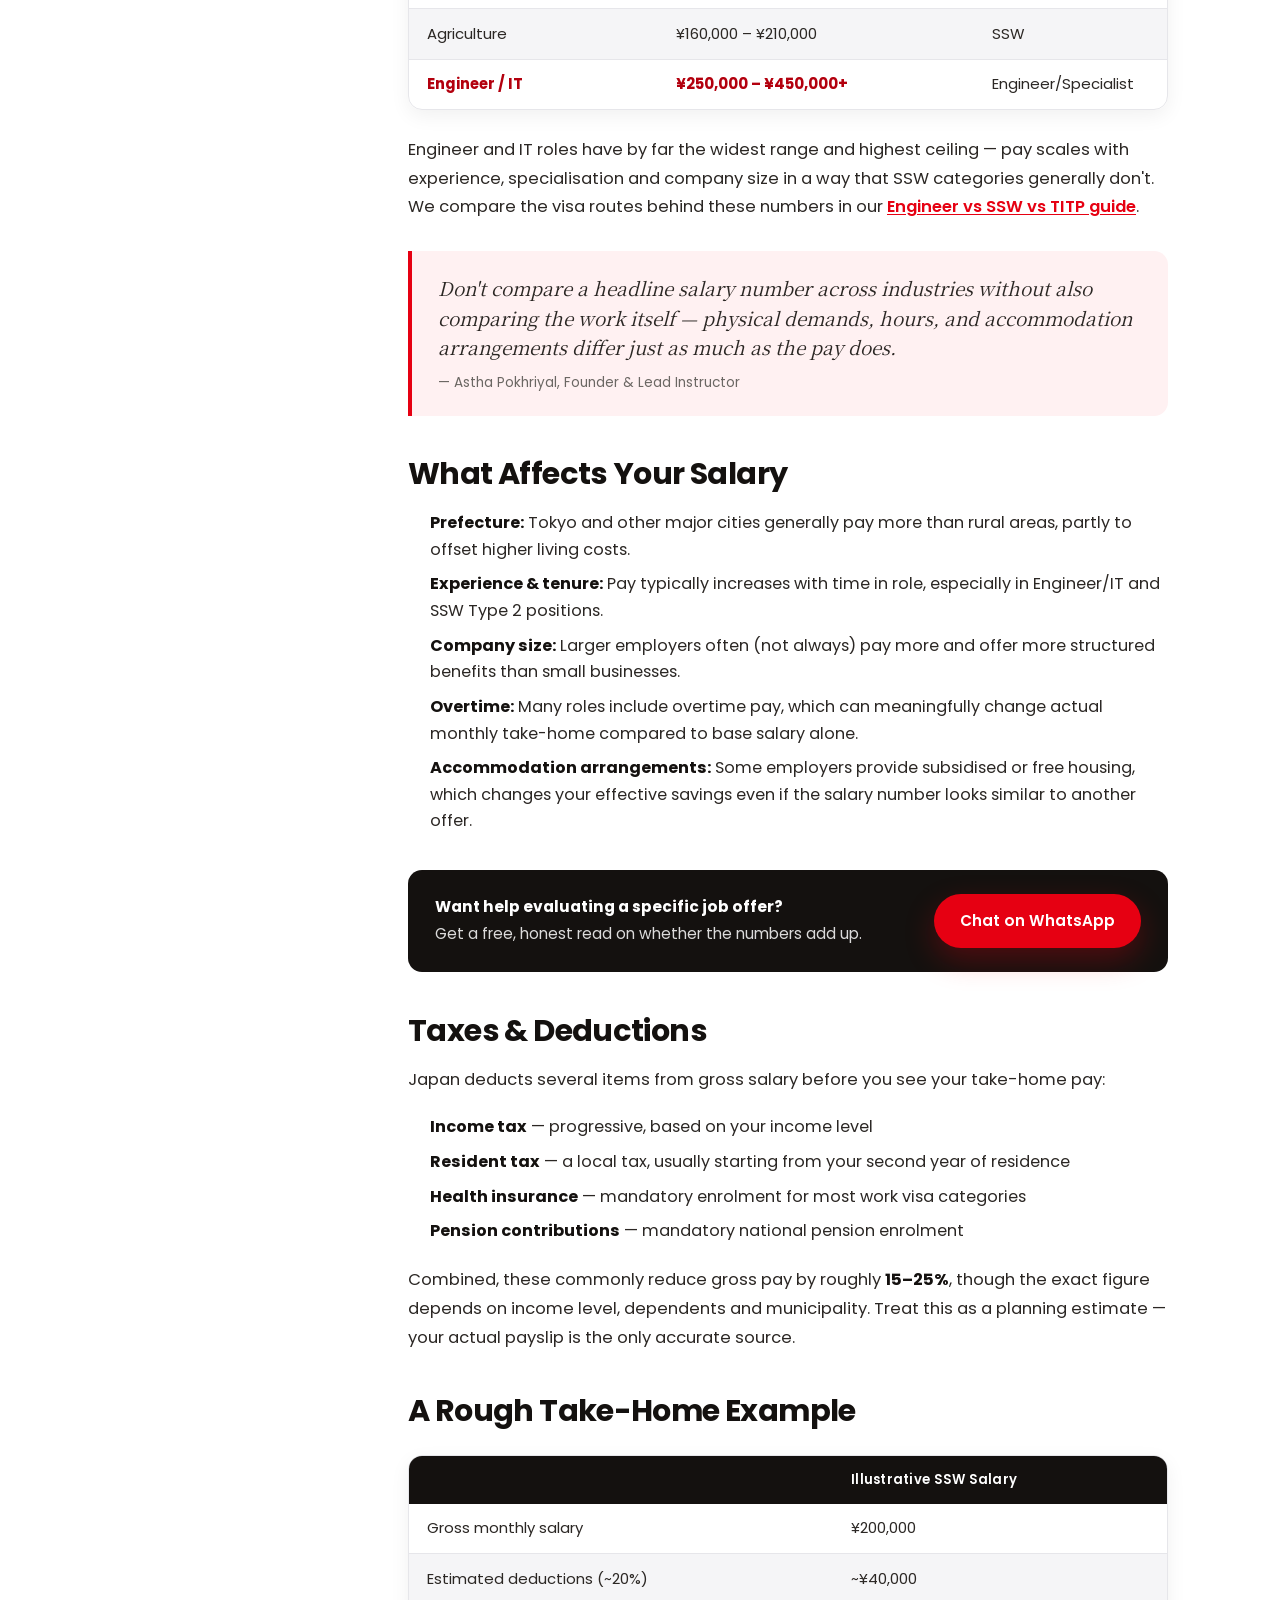
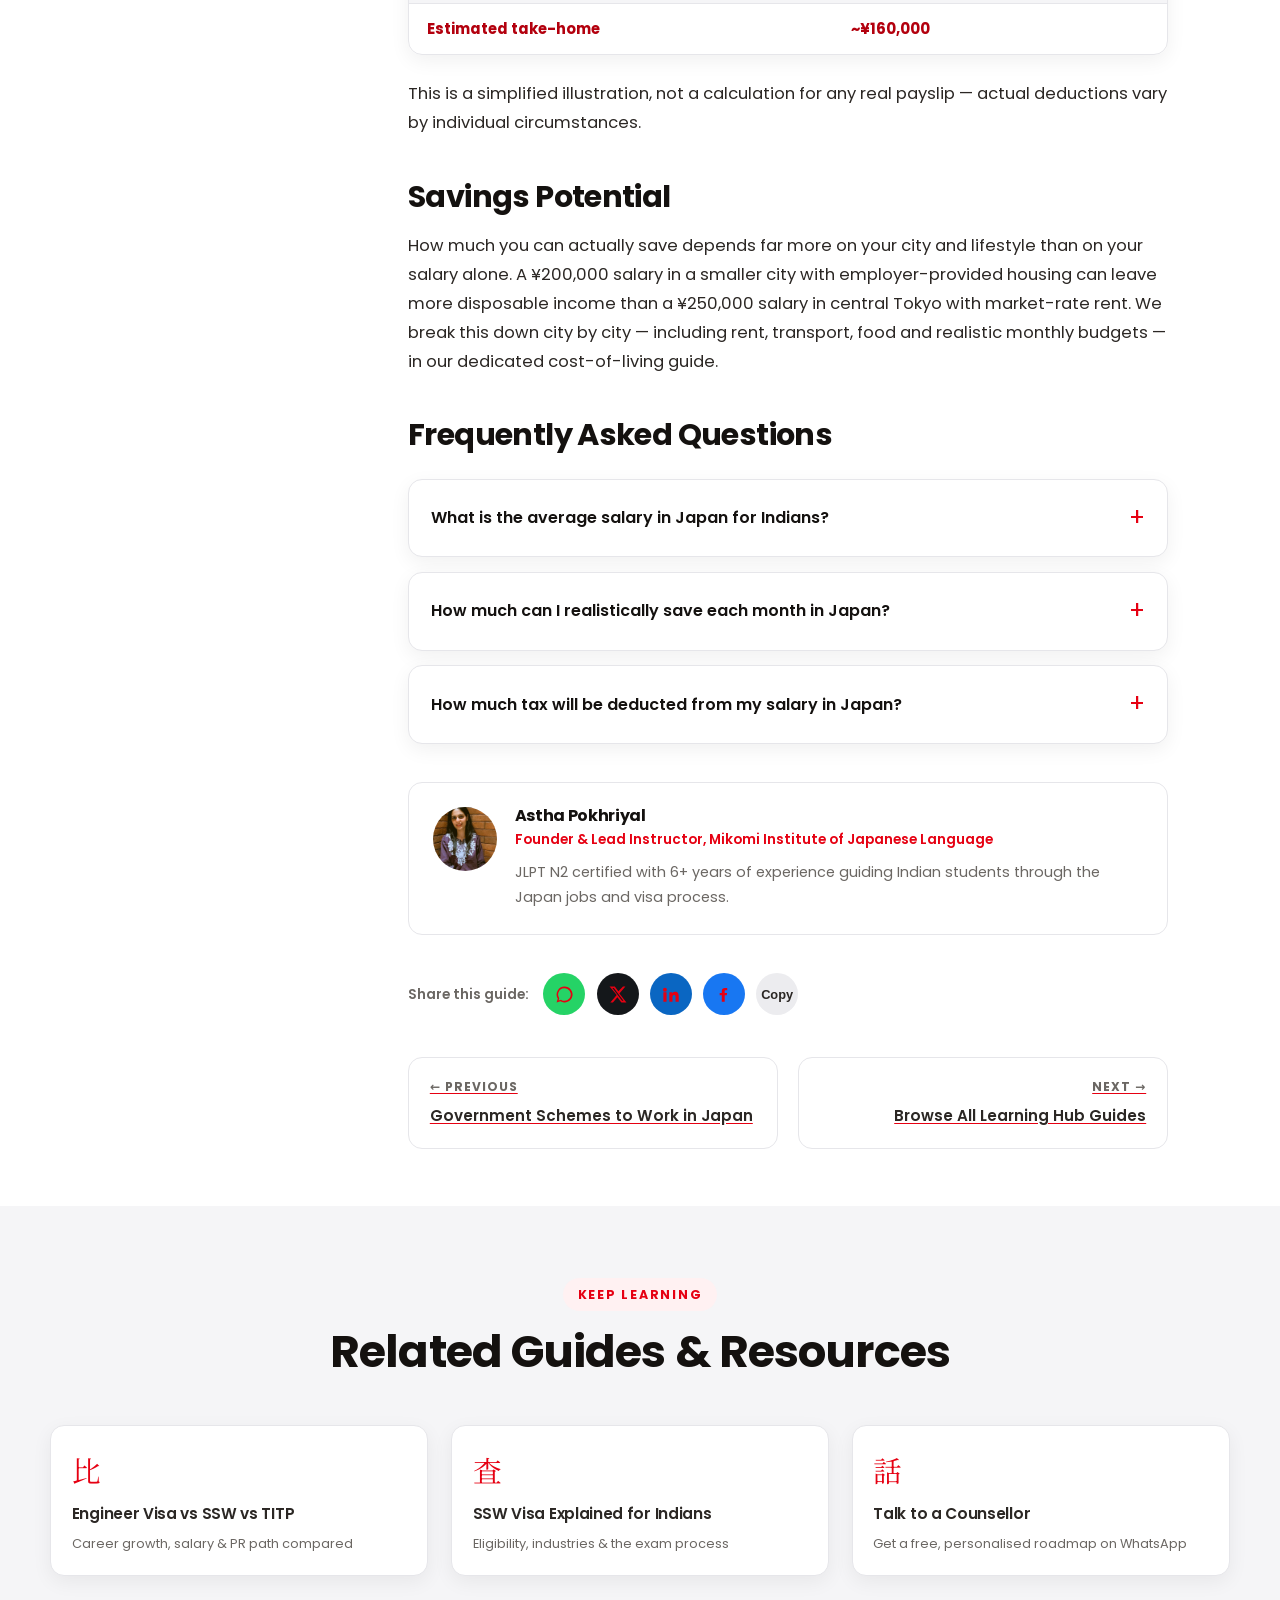
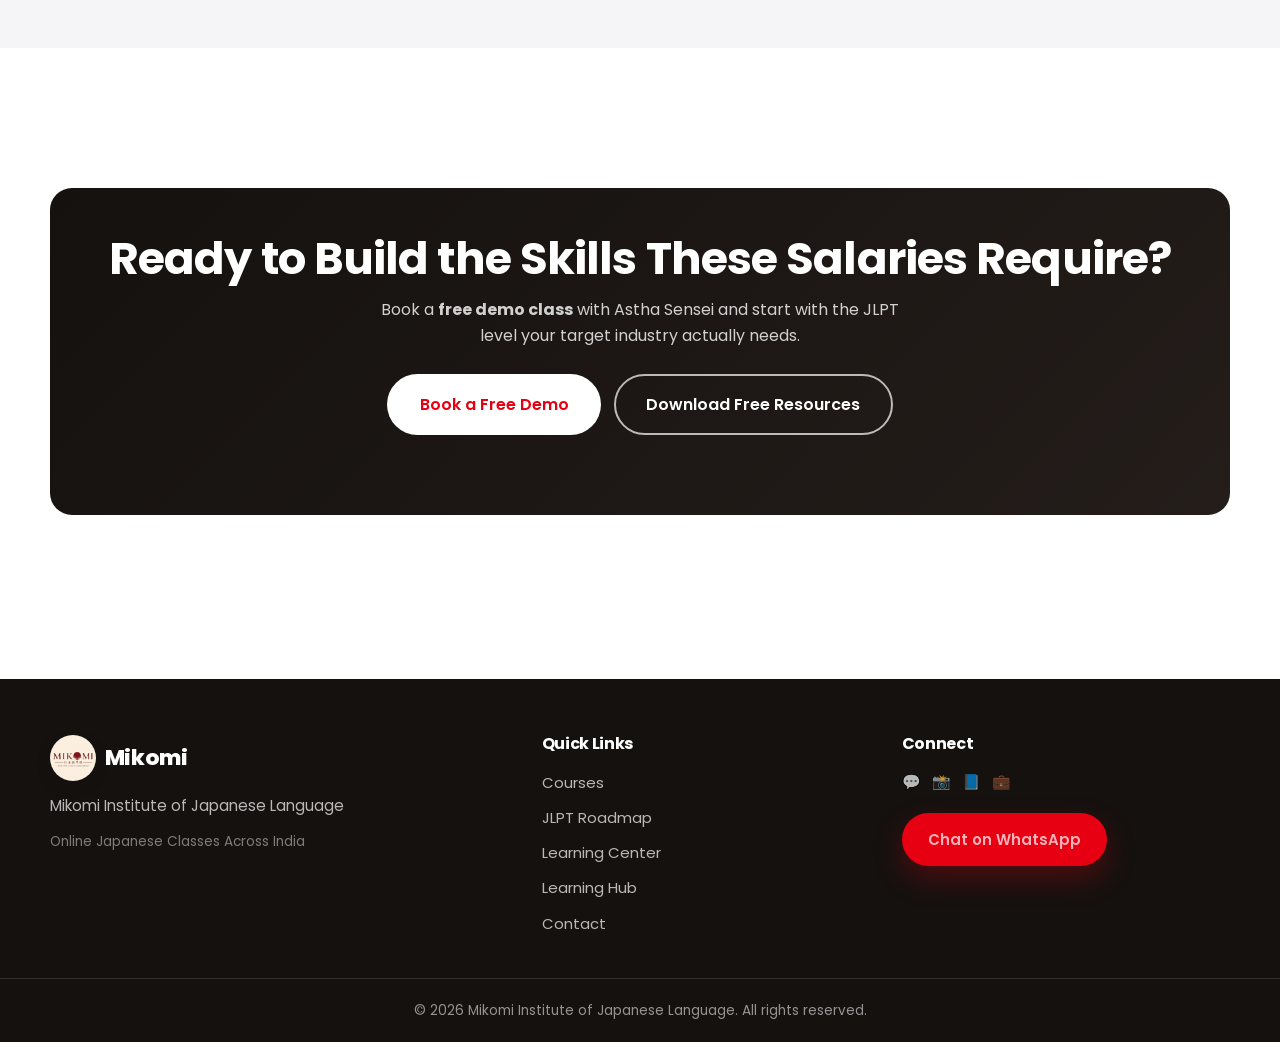
<file: blog/salary-in-japan-for-indians.html>
<!DOCTYPE html>
<html lang="en">
<head>
  <meta charset="UTF-8" />
  <meta name="viewport" content="width=device-width, initial-scale=1.0" />
  <meta name="theme-color" content="#E60012" />

  <!--
    IMAGE PROMPTS FOR THIS ARTICLE
    Brand: warm cream base, Mikomi red (#E60012), ink black,
    soft blossom pink accent. Flat vector, no stock photos, no
    baked-in text.

    1. hero-banner.jpg — 1600x900 (16:9)
       Prompt: "Flat vector illustration, wide banner, a simple
       yen coin stack growing in height left to right like a bar
       chart, small minimal icons above each stack representing
       different jobs (laptop for IT, hard hat for construction,
       tray for hospitality), warm cream background with soft red
       gradient accents, minimal geometric editorial style, no
       readable text or numbers baked in."
       Alt text: "Illustration of growing yen coin stacks
       representing salary differences across industries in
       Japan."

    2. salary-comparison-chart.jpg — 1600x900 (16:9)
       Prompt: "Flat vector bar-chart illustration, 7 bars of
       varying height in Mikomi red gradient tones on a cream
       background, small minimal job icons above each bar, clean
       editorial infographic style, no readable numbers or text
       baked in."
       Alt text: "Illustrative bar chart comparing typical monthly
       salary ranges across industries in Japan."
  -->

  <title>Salary in Japan for Indians: Industry-by-Industry Breakdown (2026) | Mikomi</title>
  <meta name="description" content="What Indians actually earn in Japan across engineering, IT, hotel, factory, caregiving, restaurant, construction and agriculture roles — plus taxes, take-home pay and savings potential." />
  <meta name="keywords" content="salary in japan for indians, japan salary by industry, average salary japan, ssw salary, engineer visa salary japan, take home pay japan" />
  <meta name="author" content="Astha Pokhriyal" />
  <meta name="robots" content="index, follow" />
  <link rel="canonical" href="https://mikomiinstitute.online/blog/salary-in-japan-for-indians.html" />

  <meta property="og:type" content="article" />
  <meta property="og:site_name" content="Mikomi Institute of Japanese Language" />
  <meta property="og:title" content="Salary in Japan for Indians: Industry-by-Industry Breakdown" />
  <meta property="og:description" content="Engineer, IT, hotel, factory, caregiver, restaurant, construction and agriculture pay compared — plus taxes, take-home pay and savings potential." />
  <meta property="og:url" content="https://mikomiinstitute.online/blog/salary-in-japan-for-indians.html" />
  <meta property="og:image" content="https://mikomiinstitute.online/assets/og-image.svg" />
  <meta property="article:published_time" content="2026-07-29" />
  <meta property="article:modified_time" content="2026-07-29" />
  <meta property="og:locale" content="en_IN" />

  <meta name="twitter:card" content="summary_large_image" />
  <meta name="twitter:title" content="Salary in Japan for Indians: Industry-by-Industry Breakdown" />
  <meta name="twitter:description" content="Pay by industry, taxes, take-home pay and savings potential — compared side by side." />
  <meta name="twitter:image" content="https://mikomiinstitute.online/assets/og-image.svg" />

  <link rel="icon" type="image/png" sizes="32x32" href="../favicon/favicon-32.png" />
  <link rel="icon" type="image/png" sizes="180x180" href="../favicon/favicon-180.png" />
  <link rel="apple-touch-icon" href="../favicon/favicon-180.png" />
  <link rel="manifest" href="../manifest.json" />

  <link rel="preconnect" href="https://fonts.googleapis.com" />
  <link rel="preconnect" href="https://fonts.gstatic.com" crossorigin />
  <link href="https://fonts.googleapis.com/css2?family=Poppins:wght@300;400;500;600;700;800&family=Noto+Serif+JP:wght@400;600&display=swap" rel="stylesheet" />

  <link rel="stylesheet" href="../style.css" />
  <link rel="stylesheet" href="../blog.css" />

  <script type="application/ld+json">
  {
    "@context": "https://schema.org",
    "@type": "Article",
    "headline": "Salary in Japan for Indians: Industry-by-Industry Breakdown",
    "description": "What Indians typically earn in Japan across engineering, IT, hotel, factory, caregiving, restaurant, construction and agriculture roles, plus taxes, take-home pay and savings potential.",
    "image": "https://mikomiinstitute.online/assets/og-image.svg",
    "author": { "@type": "Person", "name": "Astha Pokhriyal", "jobTitle": "Founder & Lead Instructor, Mikomi Institute of Japanese Language" },
    "publisher": {
      "@type": "EducationalOrganization",
      "name": "Mikomi Institute of Japanese Language",
      "logo": { "@type": "ImageObject", "url": "https://mikomiinstitute.online/images/mikomi-logo.jpg" }
    },
    "datePublished": "2026-07-29",
    "dateModified": "2026-07-29",
    "mainEntityOfPage": { "@type": "WebPage", "@id": "https://mikomiinstitute.online/blog/salary-in-japan-for-indians.html" }
  }
  </script>
  <script type="application/ld+json">
  {
    "@context": "https://schema.org",
    "@type": "BreadcrumbList",
    "itemListElement": [
      { "@type": "ListItem", "position": 1, "name": "Home", "item": "https://mikomiinstitute.online/" },
      { "@type": "ListItem", "position": 2, "name": "Learning Hub", "item": "https://mikomiinstitute.online/learning-hub.html" },
      { "@type": "ListItem", "position": 3, "name": "Salary in Japan for Indians", "item": "https://mikomiinstitute.online/blog/salary-in-japan-for-indians.html" }
    ]
  }
  </script>
  <script type="application/ld+json">
  {
    "@context": "https://schema.org",
    "@type": "FAQPage",
    "mainEntity": [
      { "@type": "Question", "name": "What is the average salary in Japan for Indians?", "acceptedAnswer": { "@type": "Answer", "text": "It varies enormously by industry and visa route — SSW roles typically pay ¥160,000 to ¥250,000 gross per month depending on the sector, while Engineer/IT visa roles commonly range from ¥250,000 to over ¥450,000 depending on experience and company. There is no single 'average' that applies to everyone." } },
      { "@type": "Question", "name": "How much can I realistically save each month in Japan?", "acceptedAnswer": { "@type": "Answer", "text": "After typical deductions and living costs, many SSW workers save a meaningful portion of their income, especially outside major cities where rent is lower. Savings potential depends heavily on your city, lifestyle and whether accommodation is employer-provided — treat any specific savings figure as a rough estimate, not a guarantee." } },
      { "@type": "Question", "name": "How much tax will be deducted from my salary in Japan?", "acceptedAnswer": { "@type": "Answer", "text": "Japan deducts income tax, resident tax and social insurance (health insurance and pension) from salary, and the combined effect commonly reduces gross pay by roughly 15-25%, though this varies by income level, dependents and municipality. Always check your actual payslip breakdown rather than relying on a general estimate." } }
    ]
  }
  </script>
</head>

<body>
  <div id="loader" class="loader" aria-hidden="true">
    <div class="loader-logo"><img src="../images/mikomi-logo.jpg" alt="Mikomi Institute of Japanese Language" width="120" height="120" /></div>
    <p class="loader-text">Where Your Japanese Journey Begins</p>
  </div>

  <div id="articleProgress" aria-hidden="true"></div>

  <header class="header" id="header">
    <nav class="nav container" aria-label="Primary navigation">
      <a href="../index.html" class="logo" aria-label="Mikomi Institute of Japanese Language — home">
        <img src="../images/mikomi-logo.jpg" alt="Mikomi Institute of Japanese Language logo" class="logo-img" width="46" height="46" />
        <span class="logo-text">Mikomi</span>
      </a>
      <button class="nav-toggle" id="navToggle" aria-label="Open menu" aria-expanded="false" aria-controls="navMenu"><span></span><span></span><span></span></button>
      <ul class="nav-menu" id="navMenu">
        <li><a href="../index.html#home">Home</a></li>
        <li><a href="../index.html#about">About</a></li>
        <li><a href="../index.html#courses">Courses</a></li>
        <li><a href="../index.html#jlpt">JLPT</a></li>
        <li><a href="../learning-center.html">Downloads</a></li>
        <li><a href="../learning-hub.html">Career Guides</a></li>
        <li><a href="../index.html#testimonials">Testimonials</a></li>
        <li><a href="../index.html#contact">Contact</a></li>
        <li class="nav-cta-mobile"><a href="#" class="btn btn-primary wa-link">Chat on WhatsApp</a></li>
      </ul>
      <a href="#" class="btn btn-primary nav-cta wa-link" aria-label="Chat on WhatsApp">
        <svg class="wa-icon" viewBox="0 0 24 24" aria-hidden="true"><path d="M17.5 14.4c-.3-.2-1.7-.9-2-1s-.5-.1-.7.1-.7.9-.9 1.1-.4.2-.7 0a8 8 0 0 1-2.4-1.5 9 9 0 0 1-1.6-2c-.2-.3 0-.5.1-.6l.5-.6c.1-.2.2-.3.3-.5s0-.4 0-.5l-1-2.3c-.2-.6-.5-.5-.7-.5H7.5c-.2 0-.5 0-.8.4a3.4 3.4 0 0 0-1 2.5c0 1.5 1 2.9 1.2 3.1s2.2 3.4 5.4 4.7a18 18 0 0 0 1.8.7c.8.2 1.4.2 2 .1.6-.1 1.7-.7 2-1.4.2-.7.2-1.2.2-1.4z"/><path d="M12 2a10 10 0 0 0-8.5 15.2L2 22l4.9-1.5A10 10 0 1 0 12 2m0 18a8 8 0 0 1-4.1-1.1l-.3-.2-3 .8.8-2.9-.2-.3A8 8 0 1 1 12 20"/></svg>
        Chat on WhatsApp
      </a>
    </nav>
  </header>

  <main>
    <section class="article-hero">
      <div class="container">
        <p class="article-crumb">
          <a href="../index.html">Home</a><span class="sep">/</span>
          <a href="../learning-hub.html">Learning Hub</a><span class="sep">/</span>
          <span class="current">Salary in Japan for Indians</span>
        </p>
        <span class="article-cat-badge">💰 Salary &amp; Cost of Living</span>
        <h1>Salary in Japan for Indians: Industry-by-Industry Breakdown</h1>
        <p class="article-dek">What people actually earn across engineering, IT, hotel, factory, caregiving, restaurant, construction and agriculture roles — plus taxes, take-home pay and realistic savings potential.</p>

        <div class="article-meta-row">
          <span class="article-meta-author">
            <span class="article-meta-avatar"><img src="../images/founder_portrait_640x800.jpg" alt="Astha Pokhriyal" /></span>
            Astha Pokhriyal, Founder &amp; Lead Instructor
          </span>
          <span>⏱ 5 min read</span>
          <span>📅 Published 29 Jul 2026</span>
          <span>🔄 Updated 29 Jul 2026</span>
        </div>

        <div class="article-hero-cover">
          <svg viewBox="0 0 1600 720" role="img" aria-labelledby="heroSvgTitle6">
            <title id="heroSvgTitle6">Illustration of growing yen coin stacks representing salary differences across industries in Japan</title>
            <defs>
              <linearGradient id="skyGrad6" x1="0" y1="0" x2="1" y2="1">
                <stop offset="0%" stop-color="#fff7ed"/>
                <stop offset="60%" stop-color="#ffe4e0"/>
                <stop offset="100%" stop-color="#ffc9c9"/>
              </linearGradient>
            </defs>
            <rect width="1600" height="720" fill="url(#skyGrad6)"/>
            <g>
              <g transform="translate(340,540)"><rect width="90" height="80" fill="#E60012"/><circle cx="45" cy="0" r="30" fill="#fff" stroke="#b3000e" stroke-width="4"/></g>
              <g transform="translate(480,480)"><rect width="90" height="140" fill="#b3000e"/><circle cx="45" cy="0" r="30" fill="#fff" stroke="#b3000e" stroke-width="4"/></g>
              <g transform="translate(620,420)"><rect width="90" height="200" fill="#E60012"/><circle cx="45" cy="0" r="30" fill="#fff" stroke="#b3000e" stroke-width="4"/></g>
              <g transform="translate(760,460)"><rect width="90" height="160" fill="#b3000e"/><circle cx="45" cy="0" r="30" fill="#fff" stroke="#b3000e" stroke-width="4"/></g>
              <g transform="translate(900,380)"><rect width="90" height="240" fill="#E60012"/><circle cx="45" cy="0" r="30" fill="#fff" stroke="#b3000e" stroke-width="4"/></g>
              <g transform="translate(1040,260)"><rect width="90" height="360" fill="#b3000e"/><circle cx="45" cy="0" r="30" fill="#fff" stroke="#b3000e" stroke-width="4"/></g>
              <g transform="translate(1180,140)"><rect width="90" height="480" fill="#E60012"/><circle cx="45" cy="0" r="30" fill="#fff" stroke="#b3000e" stroke-width="4"/></g>
            </g>
          </svg>
        </div>
      </div>
    </section>

    <div class="container">
      <div class="article-shell">
        <aside class="article-toc" id="articleToc" aria-label="Table of contents">
          <button class="article-toc-toggle" type="button">On This Page</button>
          <h4 class="toc-heading-desktop">On This Page</h4>
          <ol>
            <li><a href="#by-industry">Salary by Industry</a></li>
            <li><a href="#what-affects">What Affects Your Salary</a></li>
            <li><a href="#taxes">Taxes &amp; Deductions</a></li>
            <li><a href="#take-home">Take-Home Pay Example</a></li>
            <li><a href="#savings">Savings Potential</a></li>
            <li><a href="#faq">FAQ</a></li>
          </ol>
        </aside>

        <article class="article-content">

          <div class="callout callout-info">
            <span class="callout-icon">ℹ️</span>
            <div><h4>A note on accuracy</h4><p>Salaries vary by employer, prefecture, experience and the exact job role, and Japan's minimum wage differs by prefecture and is revised periodically. The figures below are commonly cited general ranges for planning purposes, not a guarantee for any specific offer.</p></div>
          </div>

          <h2 id="by-industry">Salary by Industry</h2>
          <div class="table-wrap">
            <table>
              <thead><tr><th>Industry</th><th>Typical Monthly Salary (Gross, JPY)</th><th>Visa Route</th></tr></thead>
              <tbody>
                <tr><td>Caregiving</td><td>¥170,000 – ¥230,000</td><td>SSW</td></tr>
                <tr><td>Restaurant / Food Service</td><td>¥160,000 – ¥210,000</td><td>SSW</td></tr>
                <tr><td>Hotel / Hospitality</td><td>¥170,000 – ¥220,000</td><td>SSW</td></tr>
                <tr><td>Factory / Manufacturing</td><td>¥170,000 – ¥240,000</td><td>SSW / TITP</td></tr>
                <tr><td>Construction</td><td>¥180,000 – ¥250,000</td><td>SSW</td></tr>
                <tr><td>Agriculture</td><td>¥160,000 – ¥210,000</td><td>SSW</td></tr>
                <tr><td><strong>Engineer / IT</strong></td><td><strong>¥250,000 – ¥450,000+</strong></td><td>Engineer/Specialist</td></tr>
              </tbody>
            </table>
          </div>
          <p>Engineer and IT roles have by far the widest range and highest ceiling — pay scales with experience, specialisation and company size in a way that SSW categories generally don't. We compare the visa routes behind these numbers in our <a href="engineer-vs-ssw-vs-titp.html">Engineer vs SSW vs TITP guide</a>.</p>

          <blockquote class="pull-quote">
            Don't compare a headline salary number across industries without also comparing the work itself — physical demands, hours, and accommodation arrangements differ just as much as the pay does.
            <cite>— Astha Pokhriyal, Founder &amp; Lead Instructor</cite>
          </blockquote>

          <h2 id="what-affects">What Affects Your Salary</h2>
          <ul>
            <li><strong>Prefecture:</strong> Tokyo and other major cities generally pay more than rural areas, partly to offset higher living costs.</li>
            <li><strong>Experience &amp; tenure:</strong> Pay typically increases with time in role, especially in Engineer/IT and SSW Type 2 positions.</li>
            <li><strong>Company size:</strong> Larger employers often (not always) pay more and offer more structured benefits than small businesses.</li>
            <li><strong>Overtime:</strong> Many roles include overtime pay, which can meaningfully change actual monthly take-home compared to base salary alone.</li>
            <li><strong>Accommodation arrangements:</strong> Some employers provide subsidised or free housing, which changes your effective savings even if the salary number looks similar to another offer.</li>
          </ul>

          <div class="inline-cta">
            <p><strong>Want help evaluating a specific job offer?</strong><br>Get a free, honest read on whether the numbers add up.</p>
            <a href="#" class="btn btn-primary wa-link">Chat on WhatsApp</a>
          </div>

          <h2 id="taxes">Taxes &amp; Deductions</h2>
          <p>Japan deducts several items from gross salary before you see your take-home pay:</p>
          <ul>
            <li><strong>Income tax</strong> — progressive, based on your income level</li>
            <li><strong>Resident tax</strong> — a local tax, usually starting from your second year of residence</li>
            <li><strong>Health insurance</strong> — mandatory enrolment for most work visa categories</li>
            <li><strong>Pension contributions</strong> — mandatory national pension enrolment</li>
          </ul>
          <p>Combined, these commonly reduce gross pay by roughly <strong>15–25%</strong>, though the exact figure depends on income level, dependents and municipality. Treat this as a planning estimate — your actual payslip is the only accurate source.</p>

          <h2 id="take-home">A Rough Take-Home Example</h2>
          <div class="table-wrap">
            <table>
              <thead><tr><th></th><th>Illustrative SSW Salary</th></tr></thead>
              <tbody>
                <tr><td>Gross monthly salary</td><td>¥200,000</td></tr>
                <tr><td>Estimated deductions (~20%)</td><td>~¥40,000</td></tr>
                <tr><td><strong>Estimated take-home</strong></td><td><strong>~¥160,000</strong></td></tr>
              </tbody>
            </table>
          </div>
          <p>This is a simplified illustration, not a calculation for any real payslip — actual deductions vary by individual circumstances.</p>

          <h2 id="savings">Savings Potential</h2>
          <p>How much you can actually save depends far more on your city and lifestyle than on your salary alone. A ¥200,000 salary in a smaller city with employer-provided housing can leave more disposable income than a ¥250,000 salary in central Tokyo with market-rate rent. We break this down city by city — including rent, transport, food and realistic monthly budgets — in our dedicated cost-of-living guide.</p>

          <h2 id="faq">Frequently Asked Questions</h2>
          <div class="faq-list">
            <details class="faq-item"><summary>What is the average salary in Japan for Indians?</summary><p>It varies enormously by industry and visa route — SSW roles typically pay ¥160,000 to ¥250,000 gross per month depending on the sector, while Engineer/IT visa roles commonly range from ¥250,000 to over ¥450,000 depending on experience and company. There is no single "average" that applies to everyone.</p></details>
            <details class="faq-item"><summary>How much can I realistically save each month in Japan?</summary><p>After typical deductions and living costs, many SSW workers save a meaningful portion of their income, especially outside major cities where rent is lower. Savings potential depends heavily on your city, lifestyle and whether accommodation is employer-provided — treat any specific savings figure as a rough estimate, not a guarantee.</p></details>
            <details class="faq-item"><summary>How much tax will be deducted from my salary in Japan?</summary><p>Japan deducts income tax, resident tax and social insurance (health insurance and pension) from salary, and the combined effect commonly reduces gross pay by roughly 15-25%, though this varies by income level, dependents and municipality. Always check your actual payslip breakdown rather than relying on a general estimate.</p></details>
          </div>

          <div class="author-card">
            <div class="author-avatar"><img src="../images/founder_portrait_640x800.jpg" alt="Astha Pokhriyal" /></div>
            <div>
              <h4>Astha Pokhriyal</h4>
              <p class="author-role">Founder &amp; Lead Instructor, Mikomi Institute of Japanese Language</p>
              <p>JLPT N2 certified with 6+ years of experience guiding Indian students through the Japan jobs and visa process.</p>
            </div>
          </div>

          <div class="share-bar">
            <span class="share-label">Share this guide:</span>
            <a class="share-btn wa" href="#" target="_blank" rel="noopener" aria-label="Share on WhatsApp"><svg viewBox="0 0 24 24"><path d="M12 2a10 10 0 0 0-8.5 15.2L2 22l4.9-1.5A10 10 0 1 0 12 2m0 18a8 8 0 0 1-4.1-1.1l-.3-.2-3 .8.8-2.9-.2-.3A8 8 0 1 1 12 20"/></svg></a>
            <a class="share-btn tw" href="#" target="_blank" rel="noopener" aria-label="Share on X"><svg viewBox="0 0 24 24"><path d="M18.9 2H22l-7.6 8.7L23.3 22H16.9l-5-6.5-5.7 6.5H2.9l8.1-9.3L2 2h6.6l4.5 6 5.8-6Zm-1.1 18h1.7L7.3 3.9H5.5L17.8 20Z"/></svg></a>
            <a class="share-btn li" href="#" target="_blank" rel="noopener" aria-label="Share on LinkedIn"><svg viewBox="0 0 24 24"><path d="M4.98 3.5a2.5 2.5 0 1 1 0 5 2.5 2.5 0 0 1 0-5ZM3 9h4v12H3V9Zm7 0h3.8v1.7h.05c.53-1 1.83-2.05 3.77-2.05 4.03 0 4.77 2.65 4.77 6.1V21h-4v-5.4c0-1.3-.02-2.96-1.8-2.96-1.8 0-2.08 1.4-2.08 2.87V21h-4V9Z"/></svg></a>
            <a class="share-btn fb" href="#" target="_blank" rel="noopener" aria-label="Share on Facebook"><svg viewBox="0 0 24 24"><path d="M13.5 21v-7.9h2.66l.4-3.1h-3.06V8.1c0-.9.25-1.5 1.55-1.5h1.65V3.8C15.8 3.75 14.85 3.66 13.74 3.66c-2.3 0-3.9 1.4-3.9 4v2.34H7.17v3.1h2.67V21h3.66Z"/></svg></a>
            <button class="share-btn copy" type="button">Copy</button>
          </div>

          <nav class="article-pagination" aria-label="Article navigation">
            <a href="government-schemes-to-work-in-japan.html" class="pager-card pager-prev"><small>← Previous</small><span>Government Schemes to Work in Japan</span></a>
            <a href="../learning-hub.html" class="pager-card pager-next"><small>Next →</small><span>Browse All Learning Hub Guides</span></a>
          </nav>
        </article>
      </div>
    </div>

    <section class="related-section">
      <div class="container">
        <div class="section-head reveal"><span class="section-tag">Keep Learning</span><h2>Related Guides &amp; Resources</h2></div>
        <div class="related-grid">
          <a href="engineer-vs-ssw-vs-titp.html" class="related-card reveal"><span class="rel-glyph">比</span><h4>Engineer Visa vs SSW vs TITP</h4><small>Career growth, salary &amp; PR path compared</small></a>
          <a href="ssw-visa-explained-for-indians.html" class="related-card reveal"><span class="rel-glyph">査</span><h4>SSW Visa Explained for Indians</h4><small>Eligibility, industries &amp; the exam process</small></a>
          <a href="#" class="related-card wa-link reveal"><span class="rel-glyph">話</span><h4>Talk to a Counsellor</h4><small>Get a free, personalised roadmap on WhatsApp</small></a>
        </div>
      </div>
    </section>

    <section class="section">
      <div class="container">
        <div class="article-cta reveal">
          <h2>Ready to Build the Skills These Salaries Require?</h2>
          <p>Book a <strong>free demo class</strong> with Astha Sensei and start with the JLPT level your target industry actually needs.</p>
          <div class="hero-ctas center-ctas">
            <a href="#" class="btn btn-white btn-lg wa-link">Book a Free Demo</a>
            <a href="../learning-center.html" class="btn btn-outline-white btn-lg">Download Free Resources</a>
          </div>
        </div>
      </div>
    </section>
  </main>

  <footer class="footer">
    <div class="container footer-grid">
      <div class="footer-brand">
        <a href="../index.html" class="logo logo-light"><img src="../images/mikomi-logo.jpg" alt="Mikomi Institute of Japanese Language logo" class="logo-img" width="46" height="46" /><span class="logo-text">Mikomi</span></a>
        <p>Mikomi Institute of Japanese Language</p>
        <p class="footer-muted">Online Japanese Classes Across India</p>
      </div>
      <div class="footer-links">
        <h4>Quick Links</h4>
        <ul>
          <li><a href="../index.html#courses">Courses</a></li>
          <li><a href="../index.html#jlpt">JLPT Roadmap</a></li>
          <li><a href="../learning-center.html">Learning Center</a></li>
          <li><a href="../learning-hub.html">Learning Hub</a></li>
          <li><a href="../index.html#contact">Contact</a></li>
        </ul>
      </div>
      <div class="footer-links">
        <h4>Connect</h4>
        <div class="footer-social">
          <a href="#" class="wa-link" aria-label="WhatsApp">💬</a>
          <a href="https://www.instagram.com/mikomi_institute/" target="_blank" rel="noopener" aria-label="Instagram">📸</a>
          <a href="https://www.facebook.com/MikomiJapaneseInstitute/" target="_blank" rel="noopener" aria-label="Facebook">📘</a>
          <a href="https://www.linkedin.com/in/mikomi-japanese-language-institute-7945b630b/" target="_blank" rel="noopener" aria-label="LinkedIn">💼</a>
        </div>
        <a href="#" class="btn btn-primary wa-link footer-cta">Chat on WhatsApp</a>
      </div>
    </div>
    <div class="footer-bottom"><div class="container"><p>© <span id="year"></span> Mikomi Institute of Japanese Language. All rights reserved.</p></div></div>
  </footer>

  <a href="#" class="wa-float wa-link" aria-label="Chat with Mikomi on WhatsApp">
    <svg viewBox="0 0 24 24" aria-hidden="true"><path d="M12 2a10 10 0 0 0-8.5 15.2L2 22l4.9-1.5A10 10 0 1 0 12 2m0 18a8 8 0 0 1-4.1-1.1l-.3-.2-3 .8.8-2.9-.2-.3A8 8 0 1 1 12 20"/><path d="M17.5 14.4c-.3-.2-1.7-.9-2-1s-.5-.1-.7.1-.7.9-.9 1.1-.4.2-.7 0a8 8 0 0 1-2.4-1.5 9 9 0 0 1-1.6-2c-.2-.3 0-.5.1-.6l.5-.6c.1-.2.2-.3.3-.5s0-.4 0-.5l-1-2.3c-.2-.6-.5-.5-.7-.5H7.5c-.2 0-.5 0-.8.4a3.4 3.4 0 0 0-1 2.5c0 1.5 1 2.9 1.2 3.1s2.2 3.4 5.4 4.7a18 18 0 0 0 1.8.7c.8.2 1.4.2 2 .1.6-.1 1.7-.7 2-1.4.2-.7.2-1.2.2-1.4z"/></svg>
  </a>
  <button class="back-top" id="backTop" aria-label="Back to top">↑</button>

  <div class="popup-overlay" id="popupOverlay" aria-hidden="true"></div>
  <div class="popup" id="popup" role="dialog" aria-modal="true" aria-labelledby="popupTitle" aria-hidden="true">
    <button class="popup-close" id="popupClose" aria-label="Close popup">×</button>
    <div class="popup-emoji">👋</div>
    <h3 id="popupTitle">Want a job offer evaluated?</h3>
    <p class="popup-text">Ask us on WhatsApp before you sign anything.</p>
    <a href="#" class="btn btn-primary btn-block wa-link">Chat with a Counsellor</a>
  </div>

  <div class="mobile-bar">
    <a href="#" class="mobile-bar-btn wa wa-link"><svg class="wa-icon" viewBox="0 0 24 24" aria-hidden="true"><path d="M12 2a10 10 0 0 0-8.5 15.2L2 22l4.9-1.5A10 10 0 1 0 12 2m0 18a8 8 0 0 1-4.1-1.1l-.3-.2-3 .8.8-2.9-.2-.3A8 8 0 1 1 12 20"/></svg>WhatsApp</a>
    <a href="#" class="mobile-bar-btn demo wa-link">📅 Book Demo</a>
  </div>

  <script src="../script.js"></script>
  <script src="../blog.js"></script>
</body>
</html>
</file>
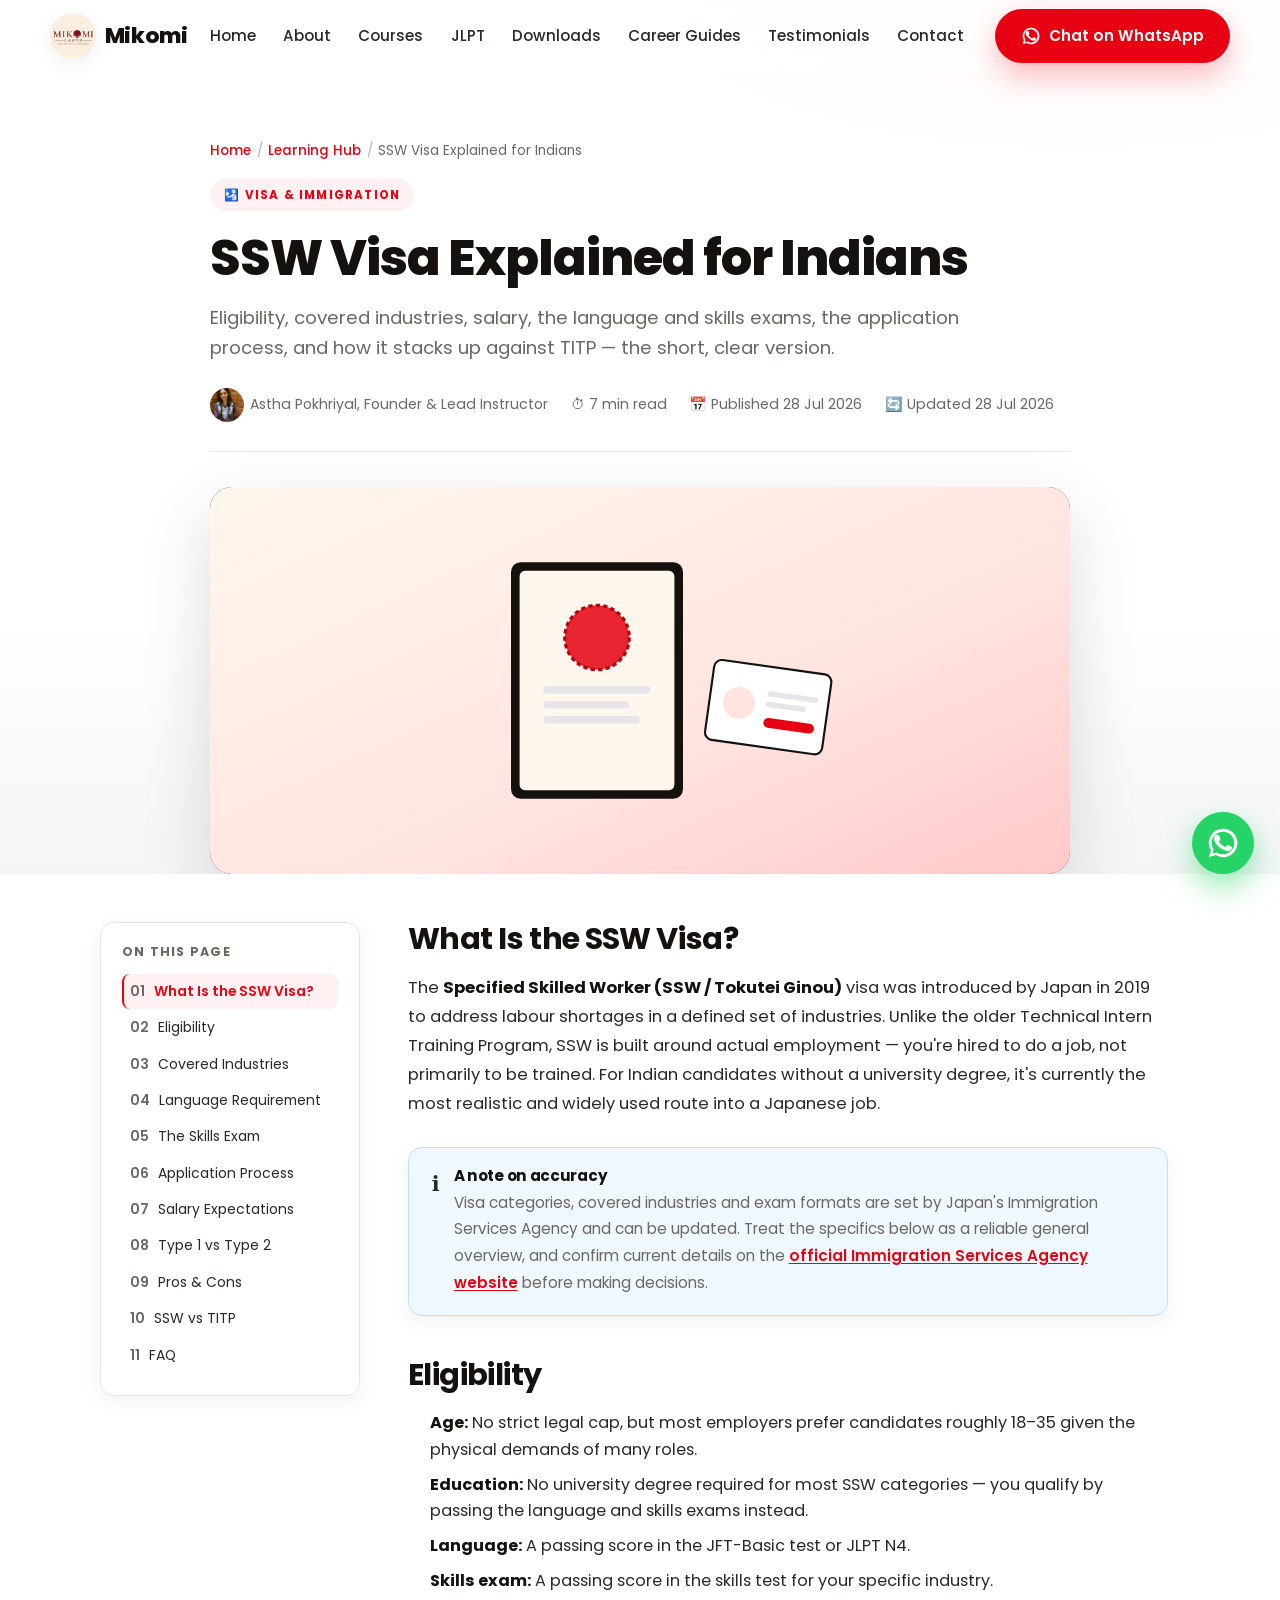
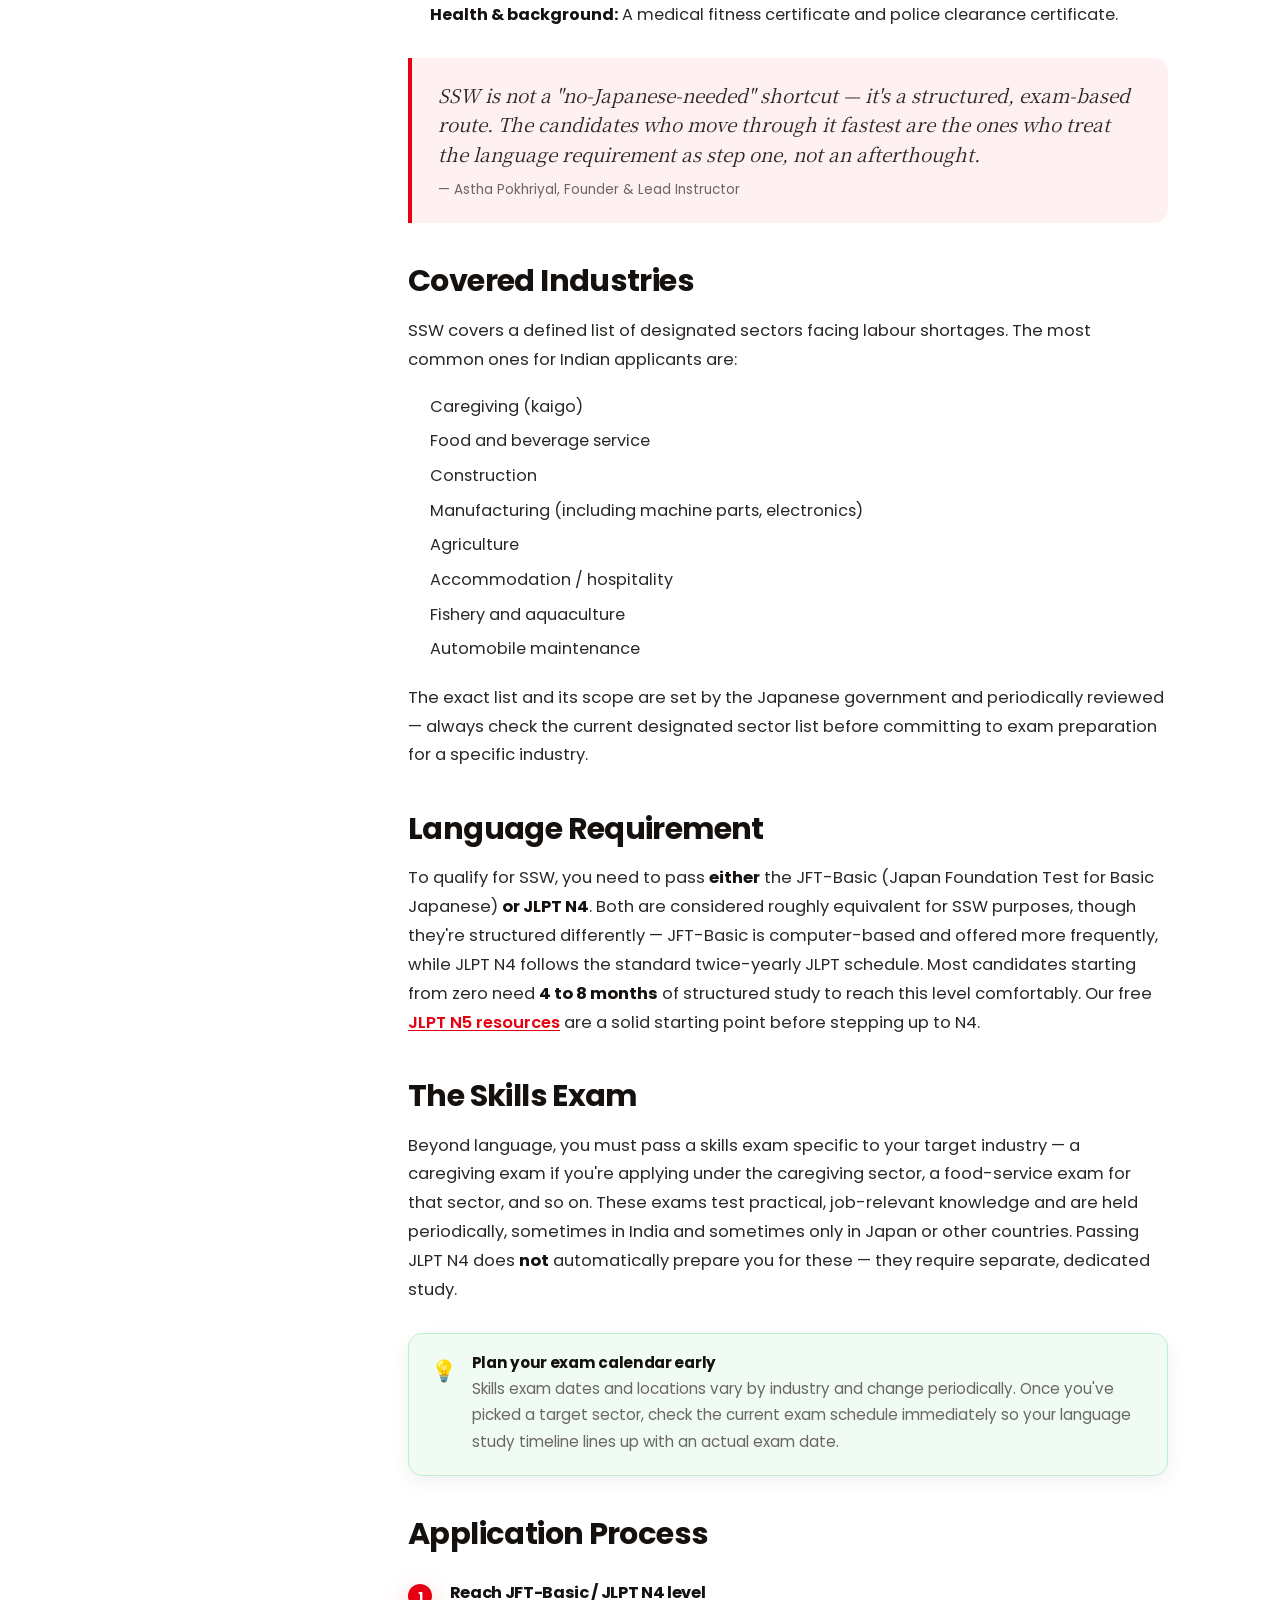
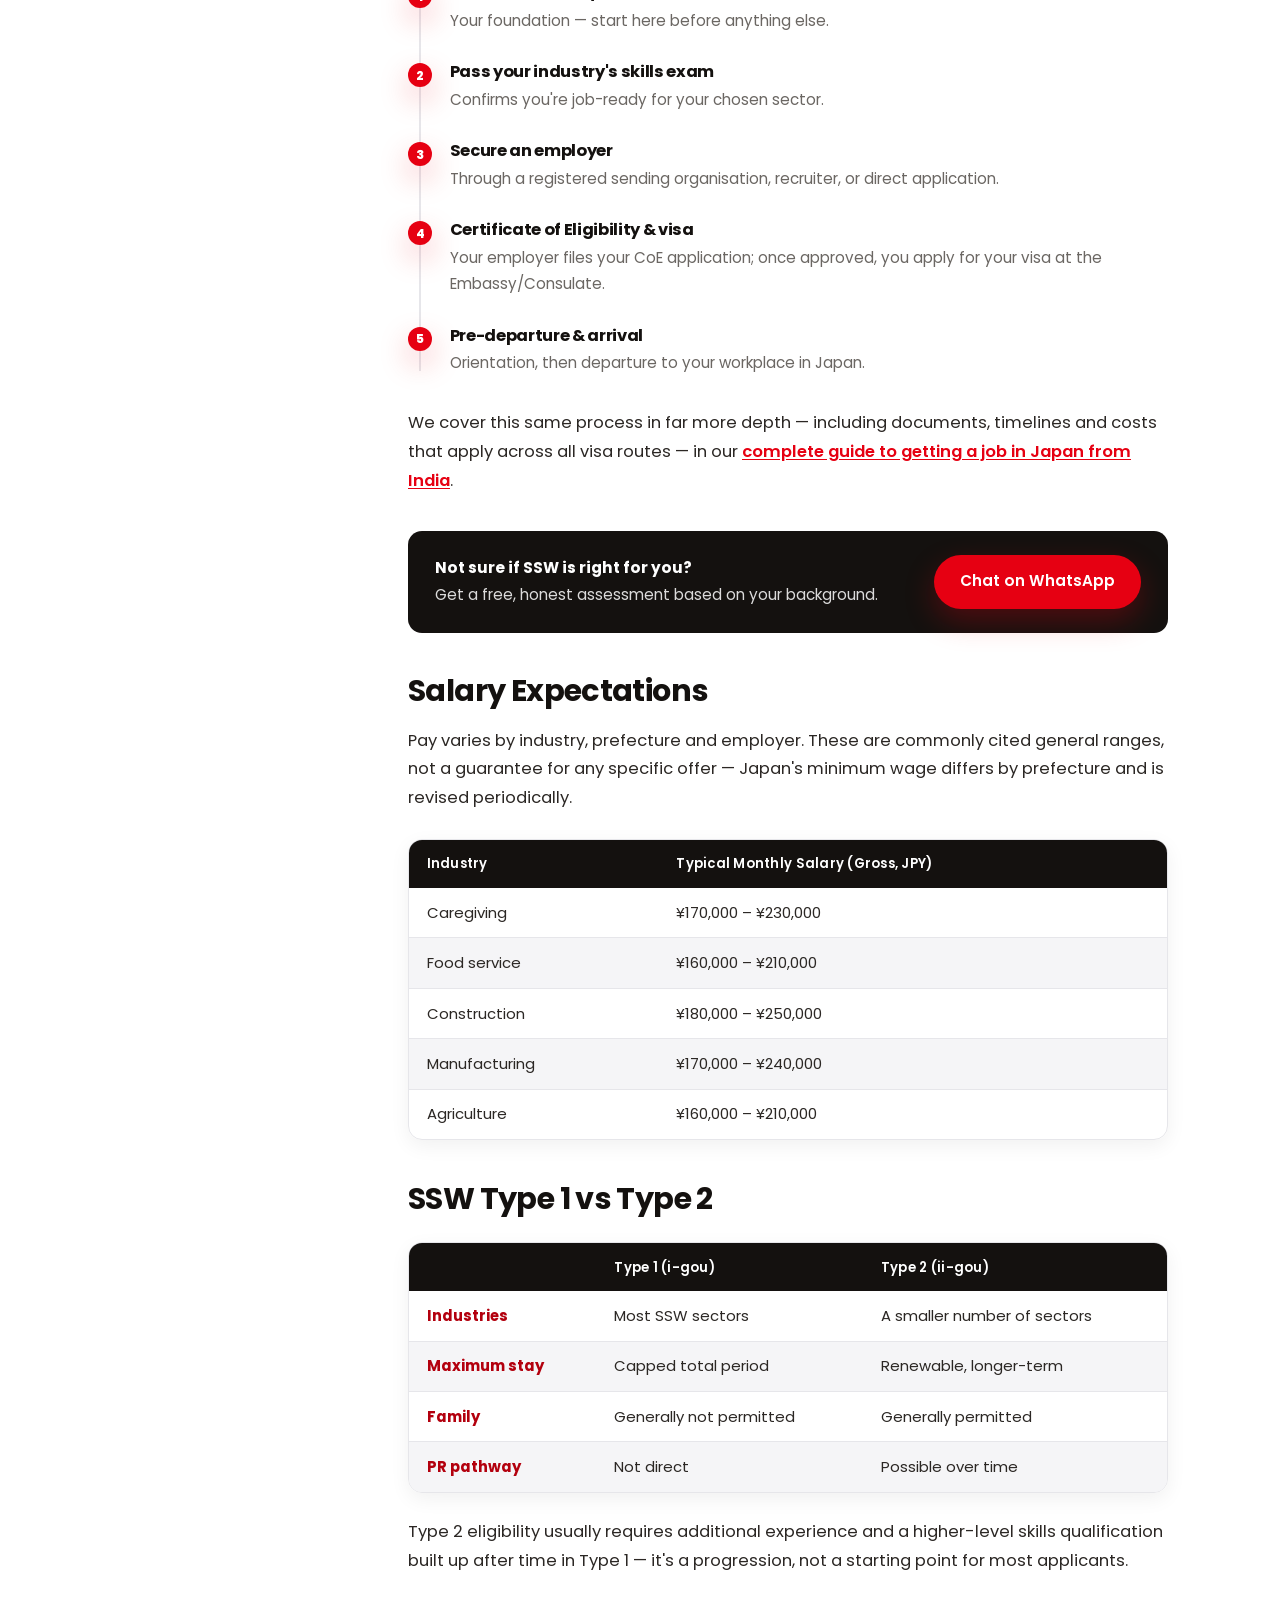
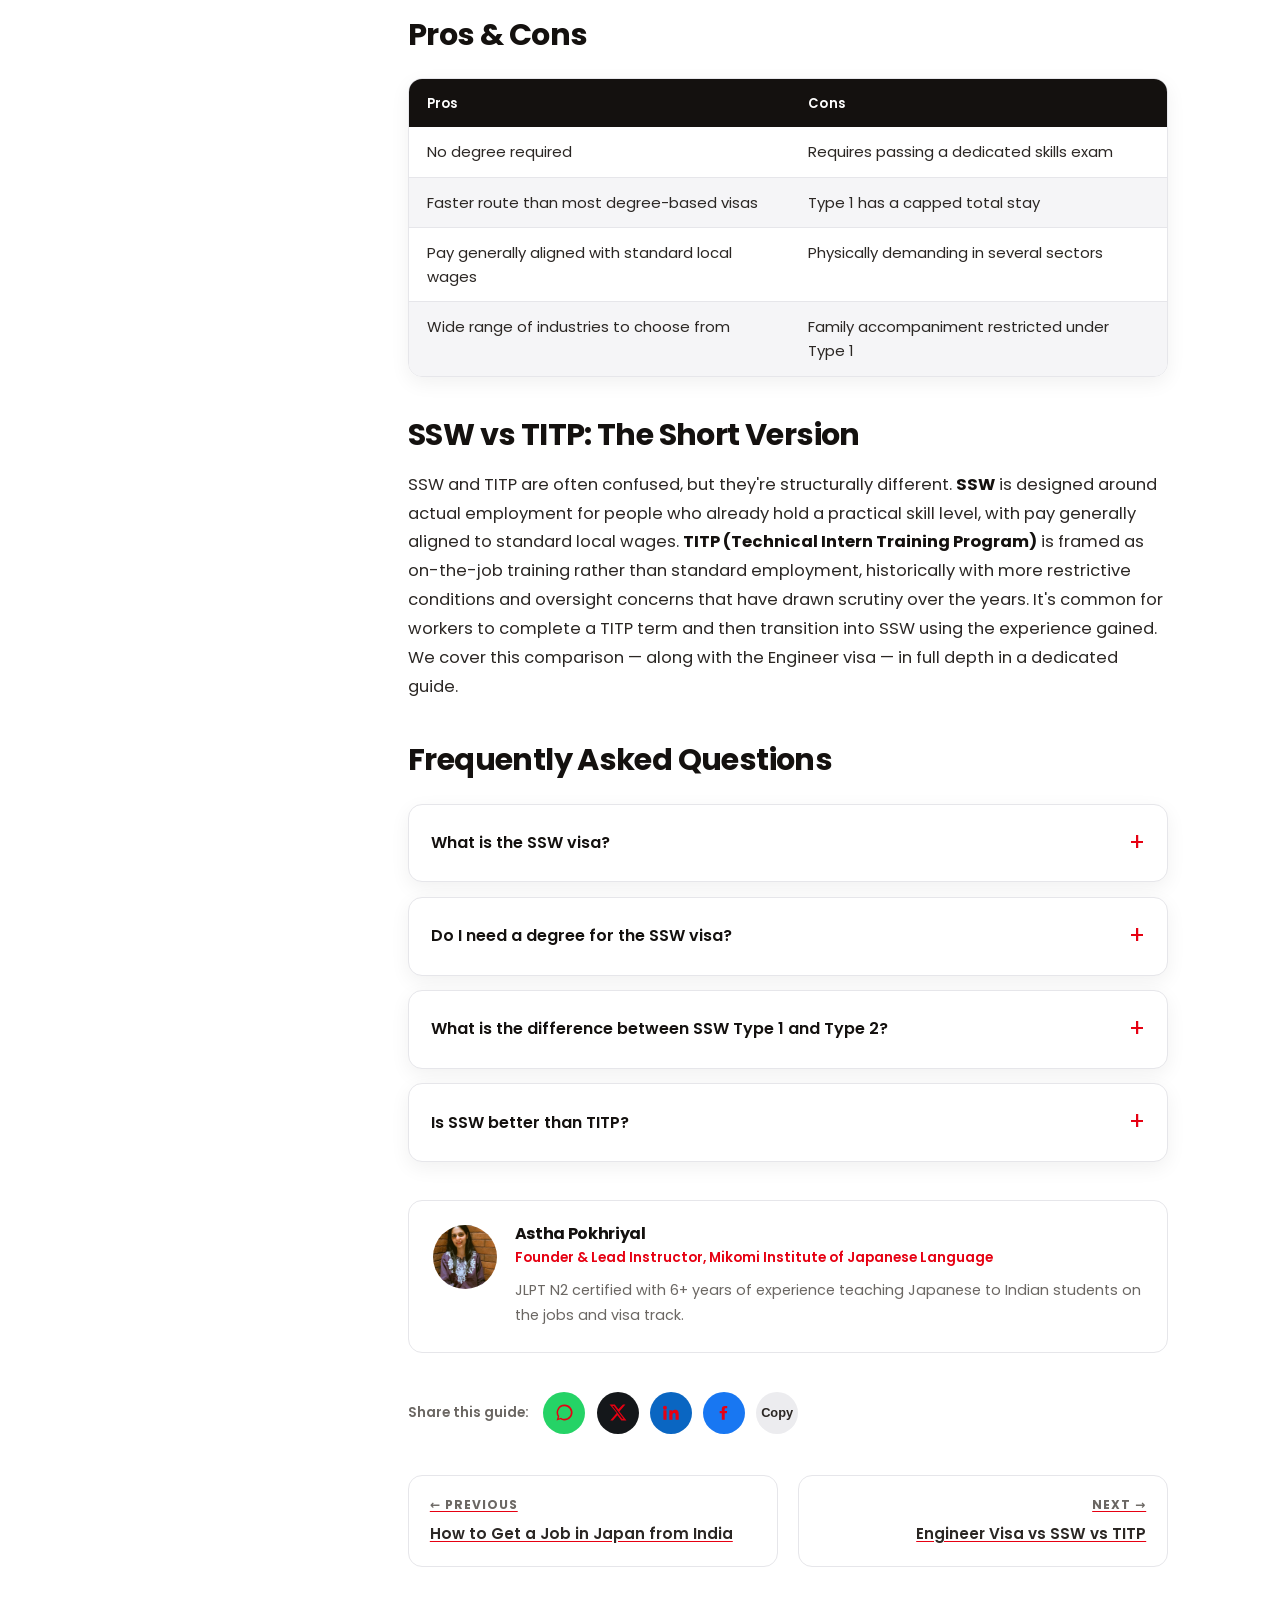
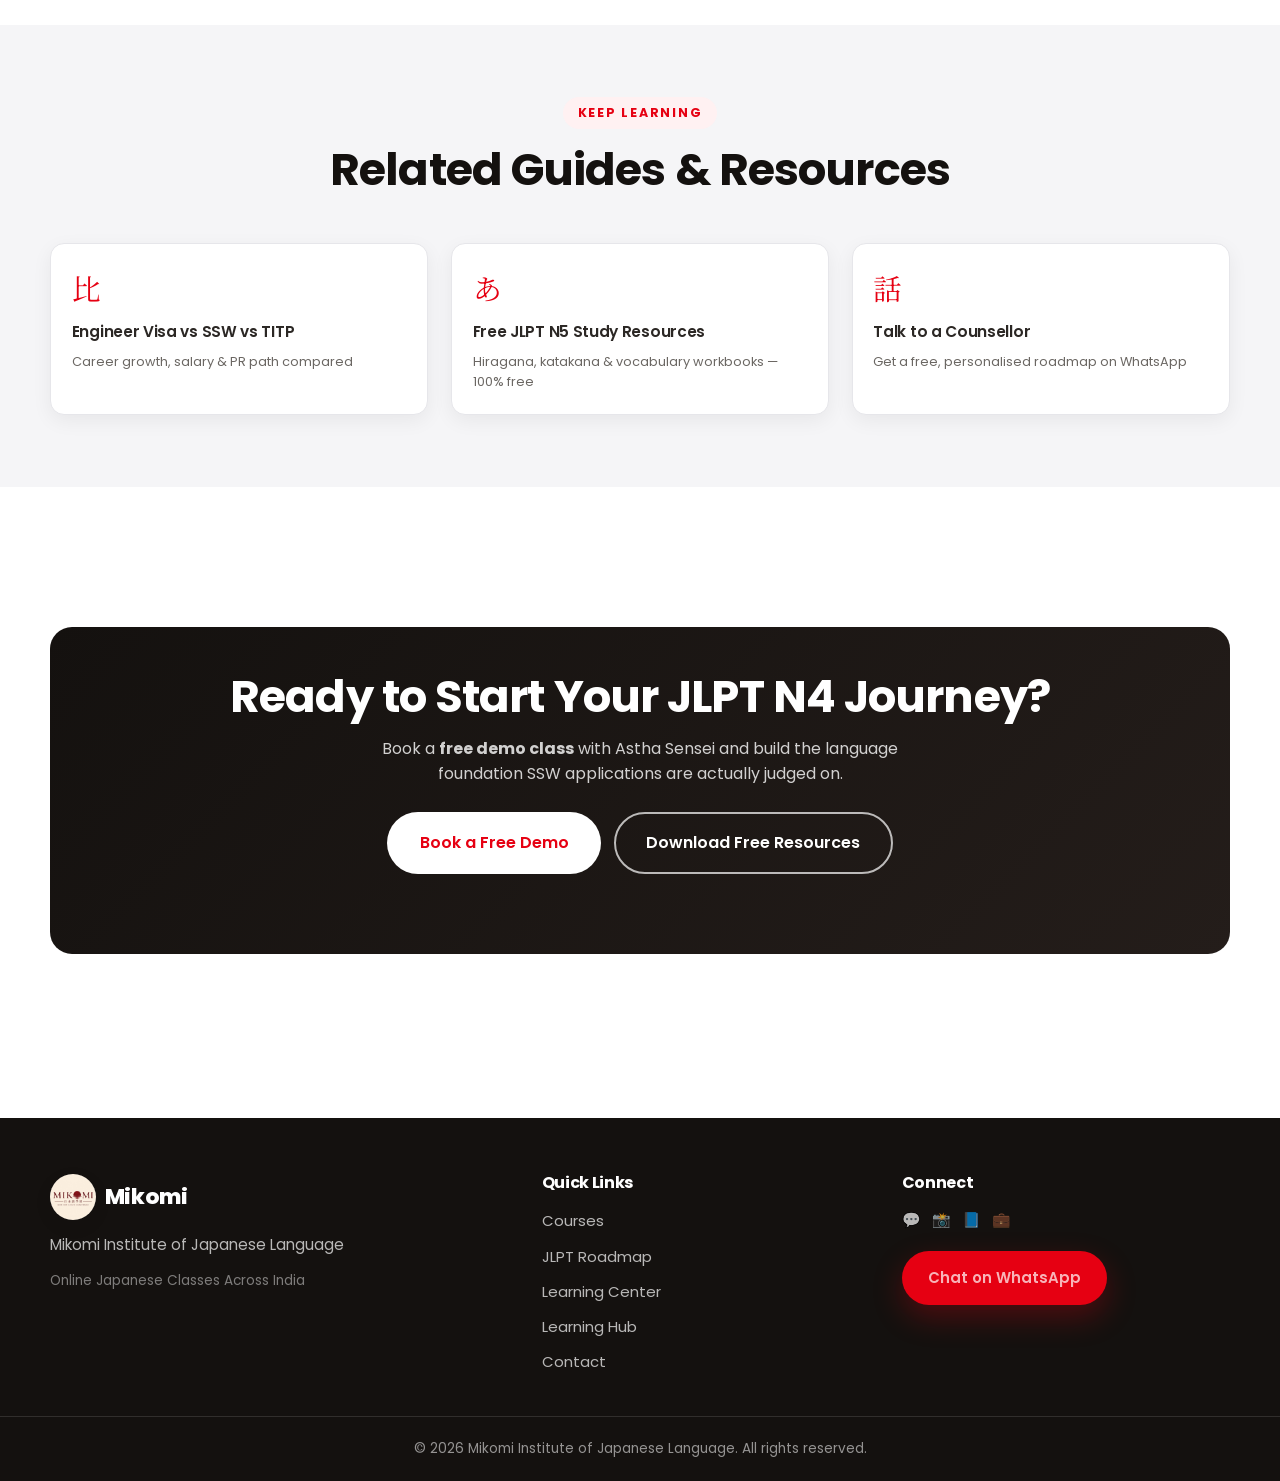
<file: blog/ssw-visa-explained-for-indians.html>
<!DOCTYPE html>
<html lang="en">
<head>
  <meta charset="UTF-8" />
  <meta name="viewport" content="width=device-width, initial-scale=1.0" />
  <meta name="theme-color" content="#E60012" />

  <!--
    ============================================================
    IMAGE PROMPTS FOR THIS ARTICLE (AI-generation brief)
    Brand: warm cream base, Mikomi red (#E60012), ink black
    (#14110f), soft blossom pink (#fb7185) accent. Flat vector /
    soft-gradient editorial illustration style. No stock photos,
    no baked-in text.
    ============================================================

    1. hero-banner.jpg — 1600x900 (16:9)
       Prompt: "Flat vector illustration, wide banner, a stamped
       passport and a small identity card with a subtle red
       ribbon/seal motif, warm cream background with soft red
       gradient accents, minimal geometric style, no readable
       text, optimistic and official-feeling mood."
       Alt text: "Illustration of a passport and ID card
       representing the SSW visa application process."

    2. ssw-industries-icons.jpg — 1200x900 (4:3)
       Prompt: "Flat vector infographic grid of 6 simple minimal
       icons representing caregiving, food service, construction,
       manufacturing, agriculture and hospitality, each in a
       rounded cream card with a thin red outline, consistent
       icon weight, no readable text."
       Alt text: "Icon grid representing industries covered under
       Japan's Specified Skilled Worker visa."

    3. ssw-vs-titp-infographic.jpg — 1600x900 (16:9)
       Prompt: "Flat vector two-column comparison illustration,
       left side a briefcase icon labelled conceptually as
       'employment', right side a graduation-cap/training icon,
       connected by a thin dotted line, cream background, Mikomi
       red and ink-black accents, no readable text baked in."
       Alt text: "Visual comparison between the SSW visa and the
       Technical Intern Training Program (TITP)."
    ============================================================
  -->

  <title>SSW Visa Explained for Indians: Eligibility, Salary &amp; Process (2026) | Mikomi</title>
  <meta name="description" content="Everything Indians need to know about Japan's Specified Skilled Worker (SSW) visa — eligibility, covered industries, salary, the language and skills exams, the application process, and how it compares to TITP." />
  <meta name="keywords" content="ssw visa india, specified skilled worker visa, ssw visa japan, jft-basic exam, ssw vs titp, japan work visa for indians" />
  <meta name="author" content="Astha Pokhriyal" />
  <meta name="robots" content="index, follow" />
  <link rel="canonical" href="https://mikomiinstitute.online/blog/ssw-visa-explained-for-indians.html" />

  <meta property="og:type" content="article" />
  <meta property="og:site_name" content="Mikomi Institute of Japanese Language" />
  <meta property="og:title" content="SSW Visa Explained for Indians: Eligibility, Salary & Process" />
  <meta property="og:description" content="Eligibility, industries, salary, language requirement, the skills exam, and how SSW compares with TITP — explained clearly for Indian applicants." />
  <meta property="og:url" content="https://mikomiinstitute.online/blog/ssw-visa-explained-for-indians.html" />
  <meta property="og:image" content="https://mikomiinstitute.online/assets/og-image.svg" />
  <meta property="article:published_time" content="2026-07-28" />
  <meta property="article:modified_time" content="2026-07-28" />
  <meta property="og:locale" content="en_IN" />

  <meta name="twitter:card" content="summary_large_image" />
  <meta name="twitter:title" content="SSW Visa Explained for Indians: Eligibility, Salary & Process" />
  <meta name="twitter:description" content="Eligibility, industries, salary, language requirement, the skills exam, and how SSW compares with TITP." />
  <meta name="twitter:image" content="https://mikomiinstitute.online/assets/og-image.svg" />

  <link rel="icon" type="image/png" sizes="32x32" href="../favicon/favicon-32.png" />
  <link rel="icon" type="image/png" sizes="180x180" href="../favicon/favicon-180.png" />
  <link rel="apple-touch-icon" href="../favicon/favicon-180.png" />
  <link rel="manifest" href="../manifest.json" />

  <link rel="preconnect" href="https://fonts.googleapis.com" />
  <link rel="preconnect" href="https://fonts.gstatic.com" crossorigin />
  <link href="https://fonts.googleapis.com/css2?family=Poppins:wght@300;400;500;600;700;800&family=Noto+Serif+JP:wght@400;600&display=swap" rel="stylesheet" />

  <link rel="stylesheet" href="../style.css" />
  <link rel="stylesheet" href="../blog.css" />

  <script type="application/ld+json">
  {
    "@context": "https://schema.org",
    "@type": "Article",
    "headline": "SSW Visa Explained for Indians",
    "description": "Eligibility, covered industries, salary, the language and skills exams, the application process, and how the SSW visa compares to TITP.",
    "image": "https://mikomiinstitute.online/assets/og-image.svg",
    "author": { "@type": "Person", "name": "Astha Pokhriyal", "jobTitle": "Founder & Lead Instructor, Mikomi Institute of Japanese Language" },
    "publisher": {
      "@type": "EducationalOrganization",
      "name": "Mikomi Institute of Japanese Language",
      "logo": { "@type": "ImageObject", "url": "https://mikomiinstitute.online/images/mikomi-logo.jpg" }
    },
    "datePublished": "2026-07-28",
    "dateModified": "2026-07-28",
    "mainEntityOfPage": { "@type": "WebPage", "@id": "https://mikomiinstitute.online/blog/ssw-visa-explained-for-indians.html" }
  }
  </script>
  <script type="application/ld+json">
  {
    "@context": "https://schema.org",
    "@type": "BreadcrumbList",
    "itemListElement": [
      { "@type": "ListItem", "position": 1, "name": "Home", "item": "https://mikomiinstitute.online/" },
      { "@type": "ListItem", "position": 2, "name": "Learning Hub", "item": "https://mikomiinstitute.online/learning-hub.html" },
      { "@type": "ListItem", "position": 3, "name": "SSW Visa Explained for Indians", "item": "https://mikomiinstitute.online/blog/ssw-visa-explained-for-indians.html" }
    ]
  }
  </script>
  <script type="application/ld+json">
  {
    "@context": "https://schema.org",
    "@type": "FAQPage",
    "mainEntity": [
      { "@type": "Question", "name": "What is the SSW visa?", "acceptedAnswer": { "@type": "Answer", "text": "SSW (Specified Skilled Worker / Tokutei Ginou) is a Japanese work visa introduced in 2019 for overseas workers in labour-short industries such as caregiving, food service, construction, manufacturing and agriculture. It requires passing a language test and an industry-specific skills exam." } },
      { "@type": "Question", "name": "Do I need a degree for the SSW visa?", "acceptedAnswer": { "@type": "Answer", "text": "No. Most SSW categories do not require a university degree — eligibility is based on passing the required language test and the skills exam for your chosen industry." } },
      { "@type": "Question", "name": "What is the difference between SSW Type 1 and Type 2?", "acceptedAnswer": { "@type": "Answer", "text": "Type 1 covers most SSW industries, has a maximum total stay period, and generally does not allow bringing family members. Type 2, available in fewer industries, allows longer or renewable stays and permits family members to accompany the worker, with a possible path toward permanent residency over time." } },
      { "@type": "Question", "name": "Is SSW better than TITP?", "acceptedAnswer": { "@type": "Answer", "text": "They serve different purposes. SSW is designed for people who already hold a practical skill level and is generally closer to standard employment. TITP is framed as on-the-job training with historically more restrictive conditions. Many workers move from TITP into SSW after their training period. The better option depends on your current skill level and goals." } }
    ]
  }
  </script>
</head>

<body>
  <div id="loader" class="loader" aria-hidden="true">
    <div class="loader-logo"><img src="../images/mikomi-logo.jpg" alt="Mikomi Institute of Japanese Language" width="120" height="120" /></div>
    <p class="loader-text">Where Your Japanese Journey Begins</p>
  </div>

  <div id="articleProgress" aria-hidden="true"></div>

  <header class="header" id="header">
    <nav class="nav container" aria-label="Primary navigation">
      <a href="../index.html" class="logo" aria-label="Mikomi Institute of Japanese Language — home">
        <img src="../images/mikomi-logo.jpg" alt="Mikomi Institute of Japanese Language logo" class="logo-img" width="46" height="46" />
        <span class="logo-text">Mikomi</span>
      </a>
      <button class="nav-toggle" id="navToggle" aria-label="Open menu" aria-expanded="false" aria-controls="navMenu"><span></span><span></span><span></span></button>
      <ul class="nav-menu" id="navMenu">
        <li><a href="../index.html#home">Home</a></li>
        <li><a href="../index.html#about">About</a></li>
        <li><a href="../index.html#courses">Courses</a></li>
        <li><a href="../index.html#jlpt">JLPT</a></li>
        <li><a href="../learning-center.html">Downloads</a></li>
        <li><a href="../learning-hub.html">Career Guides</a></li>
        <li><a href="../index.html#testimonials">Testimonials</a></li>
        <li><a href="../index.html#contact">Contact</a></li>
        <li class="nav-cta-mobile"><a href="#" class="btn btn-primary wa-link">Chat on WhatsApp</a></li>
      </ul>
      <a href="#" class="btn btn-primary nav-cta wa-link" aria-label="Chat on WhatsApp">
        <svg class="wa-icon" viewBox="0 0 24 24" aria-hidden="true"><path d="M17.5 14.4c-.3-.2-1.7-.9-2-1s-.5-.1-.7.1-.7.9-.9 1.1-.4.2-.7 0a8 8 0 0 1-2.4-1.5 9 9 0 0 1-1.6-2c-.2-.3 0-.5.1-.6l.5-.6c.1-.2.2-.3.3-.5s0-.4 0-.5l-1-2.3c-.2-.6-.5-.5-.7-.5H7.5c-.2 0-.5 0-.8.4a3.4 3.4 0 0 0-1 2.5c0 1.5 1 2.9 1.2 3.1s2.2 3.4 5.4 4.7a18 18 0 0 0 1.8.7c.8.2 1.4.2 2 .1.6-.1 1.7-.7 2-1.4.2-.7.2-1.2.2-1.4z"/><path d="M12 2a10 10 0 0 0-8.5 15.2L2 22l4.9-1.5A10 10 0 1 0 12 2m0 18a8 8 0 0 1-4.1-1.1l-.3-.2-3 .8.8-2.9-.2-.3A8 8 0 1 1 12 20"/></svg>
        Chat on WhatsApp
      </a>
    </nav>
  </header>

  <main>
    <section class="article-hero">
      <div class="container">
        <p class="article-crumb">
          <a href="../index.html">Home</a><span class="sep">/</span>
          <a href="../learning-hub.html">Learning Hub</a><span class="sep">/</span>
          <span class="current">SSW Visa Explained for Indians</span>
        </p>
        <span class="article-cat-badge">🛂 Visa &amp; Immigration</span>
        <h1>SSW Visa Explained for Indians</h1>
        <p class="article-dek">Eligibility, covered industries, salary, the language and skills exams, the application process, and how it stacks up against TITP — the short, clear version.</p>

        <div class="article-meta-row">
          <span class="article-meta-author">
            <span class="article-meta-avatar"><img src="../images/founder_portrait_640x800.jpg" alt="Astha Pokhriyal" /></span>
            Astha Pokhriyal, Founder &amp; Lead Instructor
          </span>
          <span>⏱ 7 min read</span>
          <span>📅 Published 28 Jul 2026</span>
          <span>🔄 Updated 28 Jul 2026</span>
        </div>

        <div class="article-hero-cover">
          <svg viewBox="0 0 1600 720" role="img" aria-labelledby="heroSvgTitle2">
            <title id="heroSvgTitle2">Illustration of a passport and ID card representing the SSW visa application</title>
            <defs>
              <linearGradient id="skyGrad2" x1="0" y1="0" x2="1" y2="1">
                <stop offset="0%" stop-color="#fff7ed"/>
                <stop offset="60%" stop-color="#ffe4e0"/>
                <stop offset="100%" stop-color="#ffc9c9"/>
              </linearGradient>
            </defs>
            <rect width="1600" height="720" fill="url(#skyGrad2)"/>
            <g transform="translate(560,140)">
              <rect x="0" y="0" width="320" height="440" rx="18" fill="#14110f"/>
              <rect x="16" y="16" width="288" height="408" rx="10" fill="#fff7ed"/>
              <circle cx="160" cy="140" r="60" fill="#E60012" opacity="0.85"/>
              <rect x="60" y="230" width="200" height="14" rx="7" fill="#e6e6ea"/>
              <rect x="60" y="258" width="160" height="14" rx="7" fill="#e6e6ea"/>
              <rect x="60" y="286" width="180" height="14" rx="7" fill="#e6e6ea"/>
              <circle cx="160" cy="140" r="60" fill="none" stroke="#b3000e" stroke-width="6" stroke-dasharray="8 6"/>
            </g>
            <g transform="translate(940,320) rotate(8)">
              <rect x="0" y="0" width="220" height="150" rx="14" fill="#fff" stroke="#14110f" stroke-width="4"/>
              <circle cx="55" cy="75" r="30" fill="#ffe4e0"/>
              <rect x="105" y="45" width="95" height="10" rx="5" fill="#e6e6ea"/>
              <rect x="105" y="65" width="75" height="10" rx="5" fill="#e6e6ea"/>
              <rect x="105" y="95" width="95" height="18" rx="9" fill="#E60012"/>
            </g>
          </svg>
        </div>
      </div>
    </section>

    <div class="container">
      <div class="article-shell">
        <aside class="article-toc" id="articleToc" aria-label="Table of contents">
          <button class="article-toc-toggle" type="button">On This Page</button>
          <h4 class="toc-heading-desktop">On This Page</h4>
          <ol>
            <li><a href="#what-is-ssw">What Is the SSW Visa?</a></li>
            <li><a href="#eligibility">Eligibility</a></li>
            <li><a href="#industries">Covered Industries</a></li>
            <li><a href="#language">Language Requirement</a></li>
            <li><a href="#exam">The Skills Exam</a></li>
            <li><a href="#process">Application Process</a></li>
            <li><a href="#salary">Salary Expectations</a></li>
            <li><a href="#type1-type2">Type 1 vs Type 2</a></li>
            <li><a href="#pros-cons">Pros &amp; Cons</a></li>
            <li><a href="#ssw-vs-titp">SSW vs TITP</a></li>
            <li><a href="#faq">FAQ</a></li>
          </ol>
        </aside>

        <article class="article-content">

          <h2 id="what-is-ssw">What Is the SSW Visa?</h2>
          <p>The <strong>Specified Skilled Worker (SSW / Tokutei Ginou)</strong> visa was introduced by Japan in 2019 to address labour shortages in a defined set of industries. Unlike the older Technical Intern Training Program, SSW is built around actual employment — you're hired to do a job, not primarily to be trained. For Indian candidates without a university degree, it's currently the most realistic and widely used route into a Japanese job.</p>

          <div class="callout callout-info">
            <span class="callout-icon">ℹ️</span>
            <div><h4>A note on accuracy</h4><p>Visa categories, covered industries and exam formats are set by Japan's Immigration Services Agency and can be updated. Treat the specifics below as a reliable general overview, and confirm current details on the <a href="https://www.isa.go.jp/en/index.html" target="_blank" rel="noopener">official Immigration Services Agency website</a> before making decisions.</p></div>
          </div>

          <h2 id="eligibility">Eligibility</h2>
          <ul>
            <li><strong>Age:</strong> No strict legal cap, but most employers prefer candidates roughly 18–35 given the physical demands of many roles.</li>
            <li><strong>Education:</strong> No university degree required for most SSW categories — you qualify by passing the language and skills exams instead.</li>
            <li><strong>Language:</strong> A passing score in the JFT-Basic test or JLPT N4.</li>
            <li><strong>Skills exam:</strong> A passing score in the skills test for your specific industry.</li>
            <li><strong>Health &amp; background:</strong> A medical fitness certificate and police clearance certificate.</li>
          </ul>

          <blockquote class="pull-quote">
            SSW is not a "no-Japanese-needed" shortcut — it's a structured, exam-based route. The candidates who move through it fastest are the ones who treat the language requirement as step one, not an afterthought.
            <cite>— Astha Pokhriyal, Founder &amp; Lead Instructor</cite>
          </blockquote>

          <h2 id="industries">Covered Industries</h2>
          <p>SSW covers a defined list of designated sectors facing labour shortages. The most common ones for Indian applicants are:</p>
          <ul>
            <li>Caregiving (kaigo)</li>
            <li>Food and beverage service</li>
            <li>Construction</li>
            <li>Manufacturing (including machine parts, electronics)</li>
            <li>Agriculture</li>
            <li>Accommodation / hospitality</li>
            <li>Fishery and aquaculture</li>
            <li>Automobile maintenance</li>
          </ul>
          <p>The exact list and its scope are set by the Japanese government and periodically reviewed — always check the current designated sector list before committing to exam preparation for a specific industry.</p>

          <h2 id="language">Language Requirement</h2>
          <p>To qualify for SSW, you need to pass <strong>either</strong> the JFT-Basic (Japan Foundation Test for Basic Japanese) <strong>or JLPT N4</strong>. Both are considered roughly equivalent for SSW purposes, though they're structured differently — JFT-Basic is computer-based and offered more frequently, while JLPT N4 follows the standard twice-yearly JLPT schedule. Most candidates starting from zero need <strong>4 to 8 months</strong> of structured study to reach this level comfortably. Our free <a href="../learning-center.html#resources">JLPT N5 resources</a> are a solid starting point before stepping up to N4.</p>

          <h2 id="exam">The Skills Exam</h2>
          <p>Beyond language, you must pass a skills exam specific to your target industry — a caregiving exam if you're applying under the caregiving sector, a food-service exam for that sector, and so on. These exams test practical, job-relevant knowledge and are held periodically, sometimes in India and sometimes only in Japan or other countries. Passing JLPT N4 does <strong>not</strong> automatically prepare you for these — they require separate, dedicated study.</p>

          <div class="callout callout-tip">
            <span class="callout-icon">💡</span>
            <div><h4>Plan your exam calendar early</h4><p>Skills exam dates and locations vary by industry and change periodically. Once you've picked a target sector, check the current exam schedule immediately so your language study timeline lines up with an actual exam date.</p></div>
          </div>

          <h2 id="process">Application Process</h2>
          <div class="timeline">
            <div class="timeline-step"><span class="timeline-dot">1</span><h4>Reach JFT-Basic / JLPT N4 level</h4><p>Your foundation — start here before anything else.</p></div>
            <div class="timeline-step"><span class="timeline-dot">2</span><h4>Pass your industry's skills exam</h4><p>Confirms you're job-ready for your chosen sector.</p></div>
            <div class="timeline-step"><span class="timeline-dot">3</span><h4>Secure an employer</h4><p>Through a registered sending organisation, recruiter, or direct application.</p></div>
            <div class="timeline-step"><span class="timeline-dot">4</span><h4>Certificate of Eligibility &amp; visa</h4><p>Your employer files your CoE application; once approved, you apply for your visa at the Embassy/Consulate.</p></div>
            <div class="timeline-step"><span class="timeline-dot">5</span><h4>Pre-departure &amp; arrival</h4><p>Orientation, then departure to your workplace in Japan.</p></div>
          </div>
          <p>We cover this same process in far more depth — including documents, timelines and costs that apply across all visa routes — in our <a href="how-to-get-a-job-in-japan-from-india.html">complete guide to getting a job in Japan from India</a>.</p>

          <div class="inline-cta">
            <p><strong>Not sure if SSW is right for you?</strong><br>Get a free, honest assessment based on your background.</p>
            <a href="#" class="btn btn-primary wa-link">Chat on WhatsApp</a>
          </div>

          <h2 id="salary">Salary Expectations</h2>
          <p>Pay varies by industry, prefecture and employer. These are commonly cited general ranges, not a guarantee for any specific offer — Japan's minimum wage differs by prefecture and is revised periodically.</p>
          <div class="table-wrap">
            <table>
              <thead><tr><th>Industry</th><th>Typical Monthly Salary (Gross, JPY)</th></tr></thead>
              <tbody>
                <tr><td>Caregiving</td><td>¥170,000 – ¥230,000</td></tr>
                <tr><td>Food service</td><td>¥160,000 – ¥210,000</td></tr>
                <tr><td>Construction</td><td>¥180,000 – ¥250,000</td></tr>
                <tr><td>Manufacturing</td><td>¥170,000 – ¥240,000</td></tr>
                <tr><td>Agriculture</td><td>¥160,000 – ¥210,000</td></tr>
              </tbody>
            </table>
          </div>

          <h2 id="type1-type2">SSW Type 1 vs Type 2</h2>
          <div class="table-wrap">
            <table>
              <thead><tr><th></th><th>Type 1 (i-gou)</th><th>Type 2 (ii-gou)</th></tr></thead>
              <tbody>
                <tr><td><strong>Industries</strong></td><td>Most SSW sectors</td><td>A smaller number of sectors</td></tr>
                <tr><td><strong>Maximum stay</strong></td><td>Capped total period</td><td>Renewable, longer-term</td></tr>
                <tr><td><strong>Family</strong></td><td>Generally not permitted</td><td>Generally permitted</td></tr>
                <tr><td><strong>PR pathway</strong></td><td>Not direct</td><td>Possible over time</td></tr>
              </tbody>
            </table>
          </div>
          <p>Type 2 eligibility usually requires additional experience and a higher-level skills qualification built up after time in Type 1 — it's a progression, not a starting point for most applicants.</p>

          <h2 id="pros-cons">Pros &amp; Cons</h2>
          <div class="table-wrap">
            <table>
              <thead><tr><th>Pros</th><th>Cons</th></tr></thead>
              <tbody>
                <tr><td>No degree required</td><td>Requires passing a dedicated skills exam</td></tr>
                <tr><td>Faster route than most degree-based visas</td><td>Type 1 has a capped total stay</td></tr>
                <tr><td>Pay generally aligned with standard local wages</td><td>Physically demanding in several sectors</td></tr>
                <tr><td>Wide range of industries to choose from</td><td>Family accompaniment restricted under Type 1</td></tr>
              </tbody>
            </table>
          </div>

          <h2 id="ssw-vs-titp">SSW vs TITP: The Short Version</h2>
          <p>SSW and TITP are often confused, but they're structurally different. <strong>SSW</strong> is designed around actual employment for people who already hold a practical skill level, with pay generally aligned to standard local wages. <strong>TITP (Technical Intern Training Program)</strong> is framed as on-the-job training rather than standard employment, historically with more restrictive conditions and oversight concerns that have drawn scrutiny over the years. It's common for workers to complete a TITP term and then transition into SSW using the experience gained. We cover this comparison — along with the Engineer visa — in full depth in a dedicated guide.</p>

          <h2 id="faq">Frequently Asked Questions</h2>
          <div class="faq-list">
            <details class="faq-item"><summary>What is the SSW visa?</summary><p>SSW (Specified Skilled Worker / Tokutei Ginou) is a Japanese work visa introduced in 2019 for overseas workers in labour-short industries such as caregiving, food service, construction, manufacturing and agriculture. It requires passing a language test and an industry-specific skills exam.</p></details>
            <details class="faq-item"><summary>Do I need a degree for the SSW visa?</summary><p>No. Most SSW categories do not require a university degree — eligibility is based on passing the required language test and the skills exam for your chosen industry.</p></details>
            <details class="faq-item"><summary>What is the difference between SSW Type 1 and Type 2?</summary><p>Type 1 covers most SSW industries, has a maximum total stay period, and generally does not allow bringing family members. Type 2, available in fewer industries, allows longer or renewable stays and permits family members to accompany the worker, with a possible path toward permanent residency over time.</p></details>
            <details class="faq-item"><summary>Is SSW better than TITP?</summary><p>They serve different purposes. SSW is designed for people who already hold a practical skill level and is generally closer to standard employment. TITP is framed as on-the-job training with historically more restrictive conditions. Many workers move from TITP into SSW after their training period. The better option depends on your current skill level and goals.</p></details>
          </div>

          <div class="author-card">
            <div class="author-avatar"><img src="../images/founder_portrait_640x800.jpg" alt="Astha Pokhriyal" /></div>
            <div>
              <h4>Astha Pokhriyal</h4>
              <p class="author-role">Founder &amp; Lead Instructor, Mikomi Institute of Japanese Language</p>
              <p>JLPT N2 certified with 6+ years of experience teaching Japanese to Indian students on the jobs and visa track.</p>
            </div>
          </div>

          <div class="share-bar">
            <span class="share-label">Share this guide:</span>
            <a class="share-btn wa" href="#" target="_blank" rel="noopener" aria-label="Share on WhatsApp"><svg viewBox="0 0 24 24"><path d="M12 2a10 10 0 0 0-8.5 15.2L2 22l4.9-1.5A10 10 0 1 0 12 2m0 18a8 8 0 0 1-4.1-1.1l-.3-.2-3 .8.8-2.9-.2-.3A8 8 0 1 1 12 20"/></svg></a>
            <a class="share-btn tw" href="#" target="_blank" rel="noopener" aria-label="Share on X"><svg viewBox="0 0 24 24"><path d="M18.9 2H22l-7.6 8.7L23.3 22H16.9l-5-6.5-5.7 6.5H2.9l8.1-9.3L2 2h6.6l4.5 6 5.8-6Zm-1.1 18h1.7L7.3 3.9H5.5L17.8 20Z"/></svg></a>
            <a class="share-btn li" href="#" target="_blank" rel="noopener" aria-label="Share on LinkedIn"><svg viewBox="0 0 24 24"><path d="M4.98 3.5a2.5 2.5 0 1 1 0 5 2.5 2.5 0 0 1 0-5ZM3 9h4v12H3V9Zm7 0h3.8v1.7h.05c.53-1 1.83-2.05 3.77-2.05 4.03 0 4.77 2.65 4.77 6.1V21h-4v-5.4c0-1.3-.02-2.96-1.8-2.96-1.8 0-2.08 1.4-2.08 2.87V21h-4V9Z"/></svg></a>
            <a class="share-btn fb" href="#" target="_blank" rel="noopener" aria-label="Share on Facebook"><svg viewBox="0 0 24 24"><path d="M13.5 21v-7.9h2.66l.4-3.1h-3.06V8.1c0-.9.25-1.5 1.55-1.5h1.65V3.8C15.8 3.75 14.85 3.66 13.74 3.66c-2.3 0-3.9 1.4-3.9 4v2.34H7.17v3.1h2.67V21h3.66Z"/></svg></a>
            <button class="share-btn copy" type="button">Copy</button>
          </div>

          <nav class="article-pagination" aria-label="Article navigation">
            <a href="how-to-get-a-job-in-japan-from-india.html" class="pager-card pager-prev"><small>← Previous</small><span>How to Get a Job in Japan from India</span></a>
            <a href="engineer-vs-ssw-vs-titp.html" class="pager-card pager-next"><small>Next →</small><span>Engineer Visa vs SSW vs TITP</span></a>
          </nav>
        </article>
      </div>
    </div>

    <section class="related-section">
      <div class="container">
        <div class="section-head reveal"><span class="section-tag">Keep Learning</span><h2>Related Guides &amp; Resources</h2></div>
        <div class="related-grid">
          <a href="engineer-vs-ssw-vs-titp.html" class="related-card reveal"><span class="rel-glyph">比</span><h4>Engineer Visa vs SSW vs TITP</h4><small>Career growth, salary &amp; PR path compared</small></a>
          <a href="../learning-center.html#resources" class="related-card reveal"><span class="rel-glyph">あ</span><h4>Free JLPT N5 Study Resources</h4><small>Hiragana, katakana &amp; vocabulary workbooks — 100% free</small></a>
          <a href="#" class="related-card wa-link reveal"><span class="rel-glyph">話</span><h4>Talk to a Counsellor</h4><small>Get a free, personalised roadmap on WhatsApp</small></a>
        </div>
      </div>
    </section>

    <section class="section">
      <div class="container">
        <div class="article-cta reveal">
          <h2>Ready to Start Your JLPT N4 Journey?</h2>
          <p>Book a <strong>free demo class</strong> with Astha Sensei and build the language foundation SSW applications are actually judged on.</p>
          <div class="hero-ctas center-ctas">
            <a href="#" class="btn btn-white btn-lg wa-link">Book a Free Demo</a>
            <a href="../learning-center.html" class="btn btn-outline-white btn-lg">Download Free Resources</a>
          </div>
        </div>
      </div>
    </section>
  </main>

  <footer class="footer">
    <div class="container footer-grid">
      <div class="footer-brand">
        <a href="../index.html" class="logo logo-light"><img src="../images/mikomi-logo.jpg" alt="Mikomi Institute of Japanese Language logo" class="logo-img" width="46" height="46" /><span class="logo-text">Mikomi</span></a>
        <p>Mikomi Institute of Japanese Language</p>
        <p class="footer-muted">Online Japanese Classes Across India</p>
      </div>
      <div class="footer-links">
        <h4>Quick Links</h4>
        <ul>
          <li><a href="../index.html#courses">Courses</a></li>
          <li><a href="../index.html#jlpt">JLPT Roadmap</a></li>
          <li><a href="../learning-center.html">Learning Center</a></li>
          <li><a href="../learning-hub.html">Learning Hub</a></li>
          <li><a href="../index.html#contact">Contact</a></li>
        </ul>
      </div>
      <div class="footer-links">
        <h4>Connect</h4>
        <div class="footer-social">
          <a href="#" class="wa-link" aria-label="WhatsApp">💬</a>
          <a href="https://www.instagram.com/mikomi_institute/" target="_blank" rel="noopener" aria-label="Instagram">📸</a>
          <a href="https://www.facebook.com/MikomiJapaneseInstitute/" target="_blank" rel="noopener" aria-label="Facebook">📘</a>
          <a href="https://www.linkedin.com/in/mikomi-japanese-language-institute-7945b630b/" target="_blank" rel="noopener" aria-label="LinkedIn">💼</a>
        </div>
        <a href="#" class="btn btn-primary wa-link footer-cta">Chat on WhatsApp</a>
      </div>
    </div>
    <div class="footer-bottom"><div class="container"><p>© <span id="year"></span> Mikomi Institute of Japanese Language. All rights reserved.</p></div></div>
  </footer>

  <a href="#" class="wa-float wa-link" aria-label="Chat with Mikomi on WhatsApp">
    <svg viewBox="0 0 24 24" aria-hidden="true"><path d="M12 2a10 10 0 0 0-8.5 15.2L2 22l4.9-1.5A10 10 0 1 0 12 2m0 18a8 8 0 0 1-4.1-1.1l-.3-.2-3 .8.8-2.9-.2-.3A8 8 0 1 1 12 20"/><path d="M17.5 14.4c-.3-.2-1.7-.9-2-1s-.5-.1-.7.1-.7.9-.9 1.1-.4.2-.7 0a8 8 0 0 1-2.4-1.5 9 9 0 0 1-1.6-2c-.2-.3 0-.5.1-.6l.5-.6c.1-.2.2-.3.3-.5s0-.4 0-.5l-1-2.3c-.2-.6-.5-.5-.7-.5H7.5c-.2 0-.5 0-.8.4a3.4 3.4 0 0 0-1 2.5c0 1.5 1 2.9 1.2 3.1s2.2 3.4 5.4 4.7a18 18 0 0 0 1.8.7c.8.2 1.4.2 2 .1.6-.1 1.7-.7 2-1.4.2-.7.2-1.2.2-1.4z"/></svg>
  </a>
  <button class="back-top" id="backTop" aria-label="Back to top">↑</button>

  <div class="popup-overlay" id="popupOverlay" aria-hidden="true"></div>
  <div class="popup" id="popup" role="dialog" aria-modal="true" aria-labelledby="popupTitle" aria-hidden="true">
    <button class="popup-close" id="popupClose" aria-label="Close popup">×</button>
    <div class="popup-emoji">👋</div>
    <h3 id="popupTitle">Confused about which visa route to take?</h3>
    <p class="popup-text">Talk to our counsellor and get a free, personalised roadmap.</p>
    <a href="#" class="btn btn-primary btn-block wa-link">Chat with a Counsellor</a>
  </div>

  <div class="mobile-bar">
    <a href="#" class="mobile-bar-btn wa wa-link"><svg class="wa-icon" viewBox="0 0 24 24" aria-hidden="true"><path d="M12 2a10 10 0 0 0-8.5 15.2L2 22l4.9-1.5A10 10 0 1 0 12 2m0 18a8 8 0 0 1-4.1-1.1l-.3-.2-3 .8.8-2.9-.2-.3A8 8 0 1 1 12 20"/></svg>WhatsApp</a>
    <a href="#" class="mobile-bar-btn demo wa-link">📅 Book Demo</a>
  </div>

  <script src="../script.js"></script>
  <script src="../blog.js"></script>
</body>
</html>
</file>
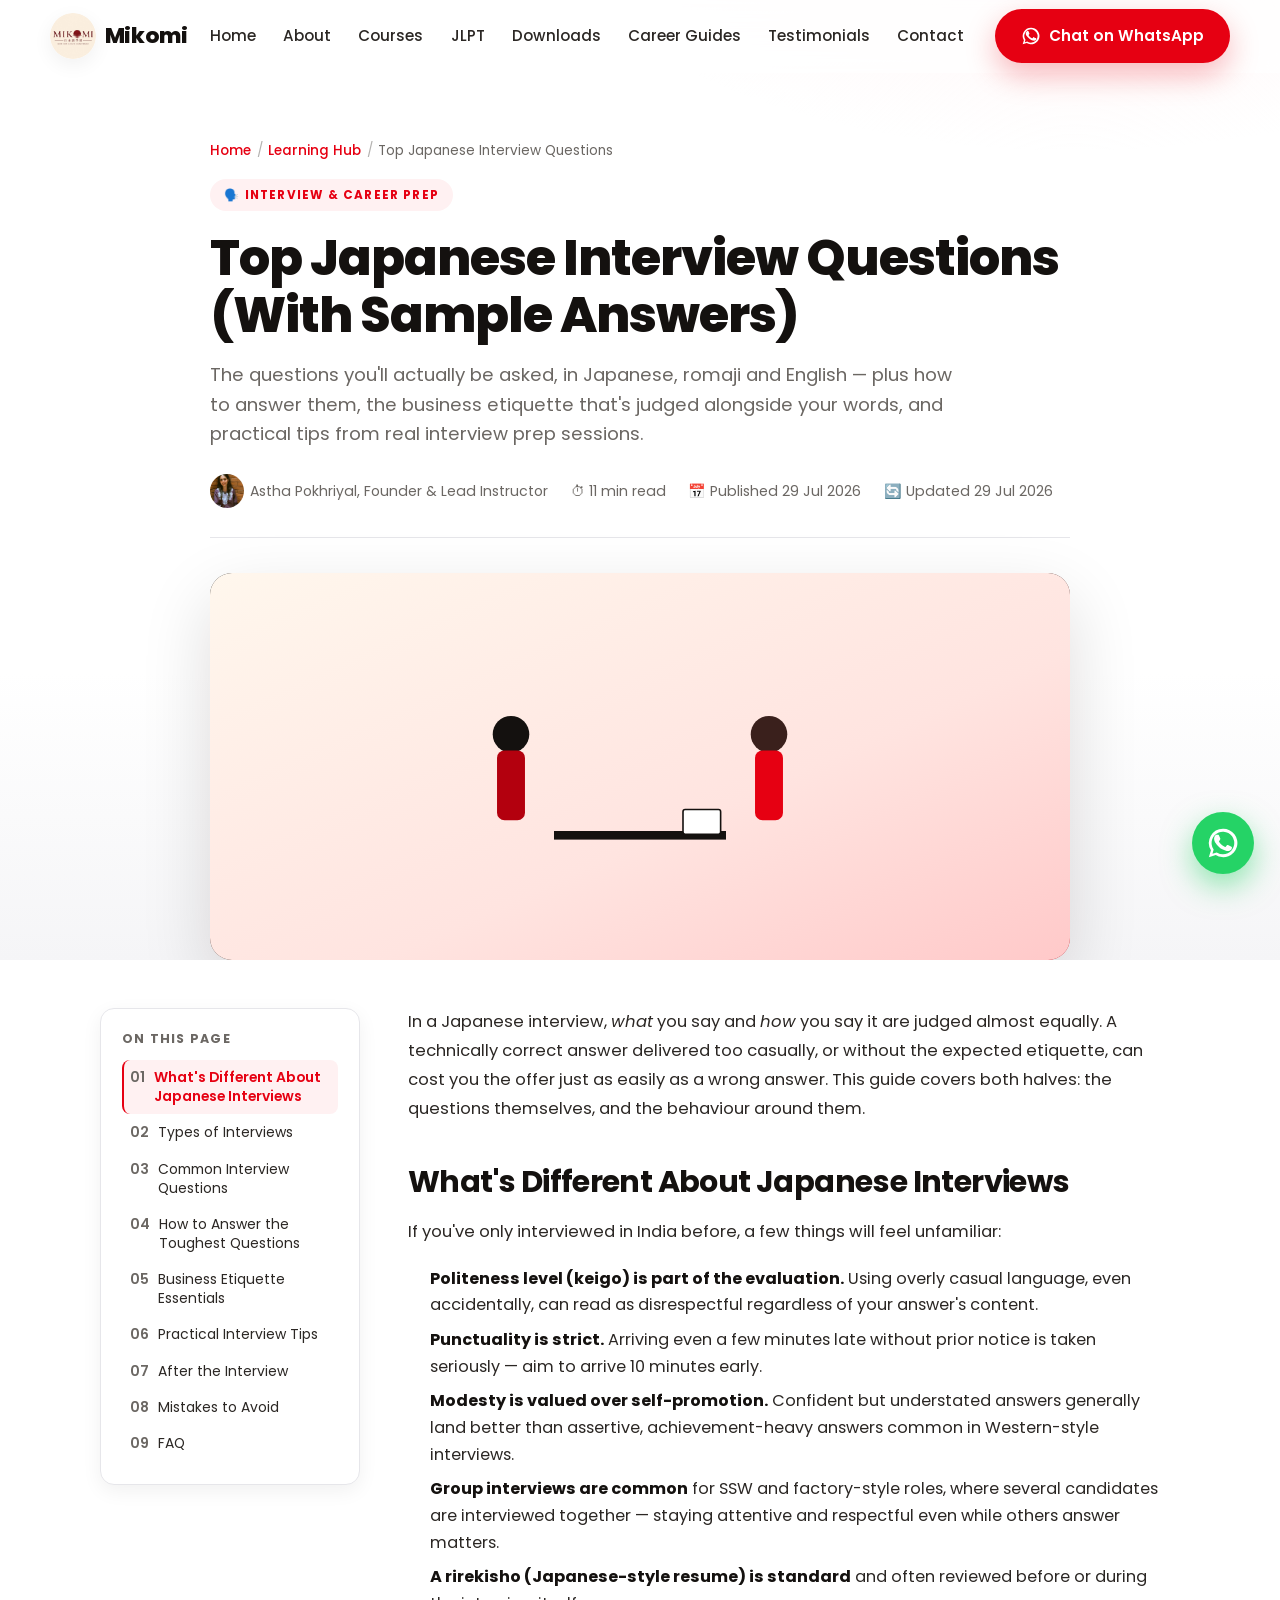
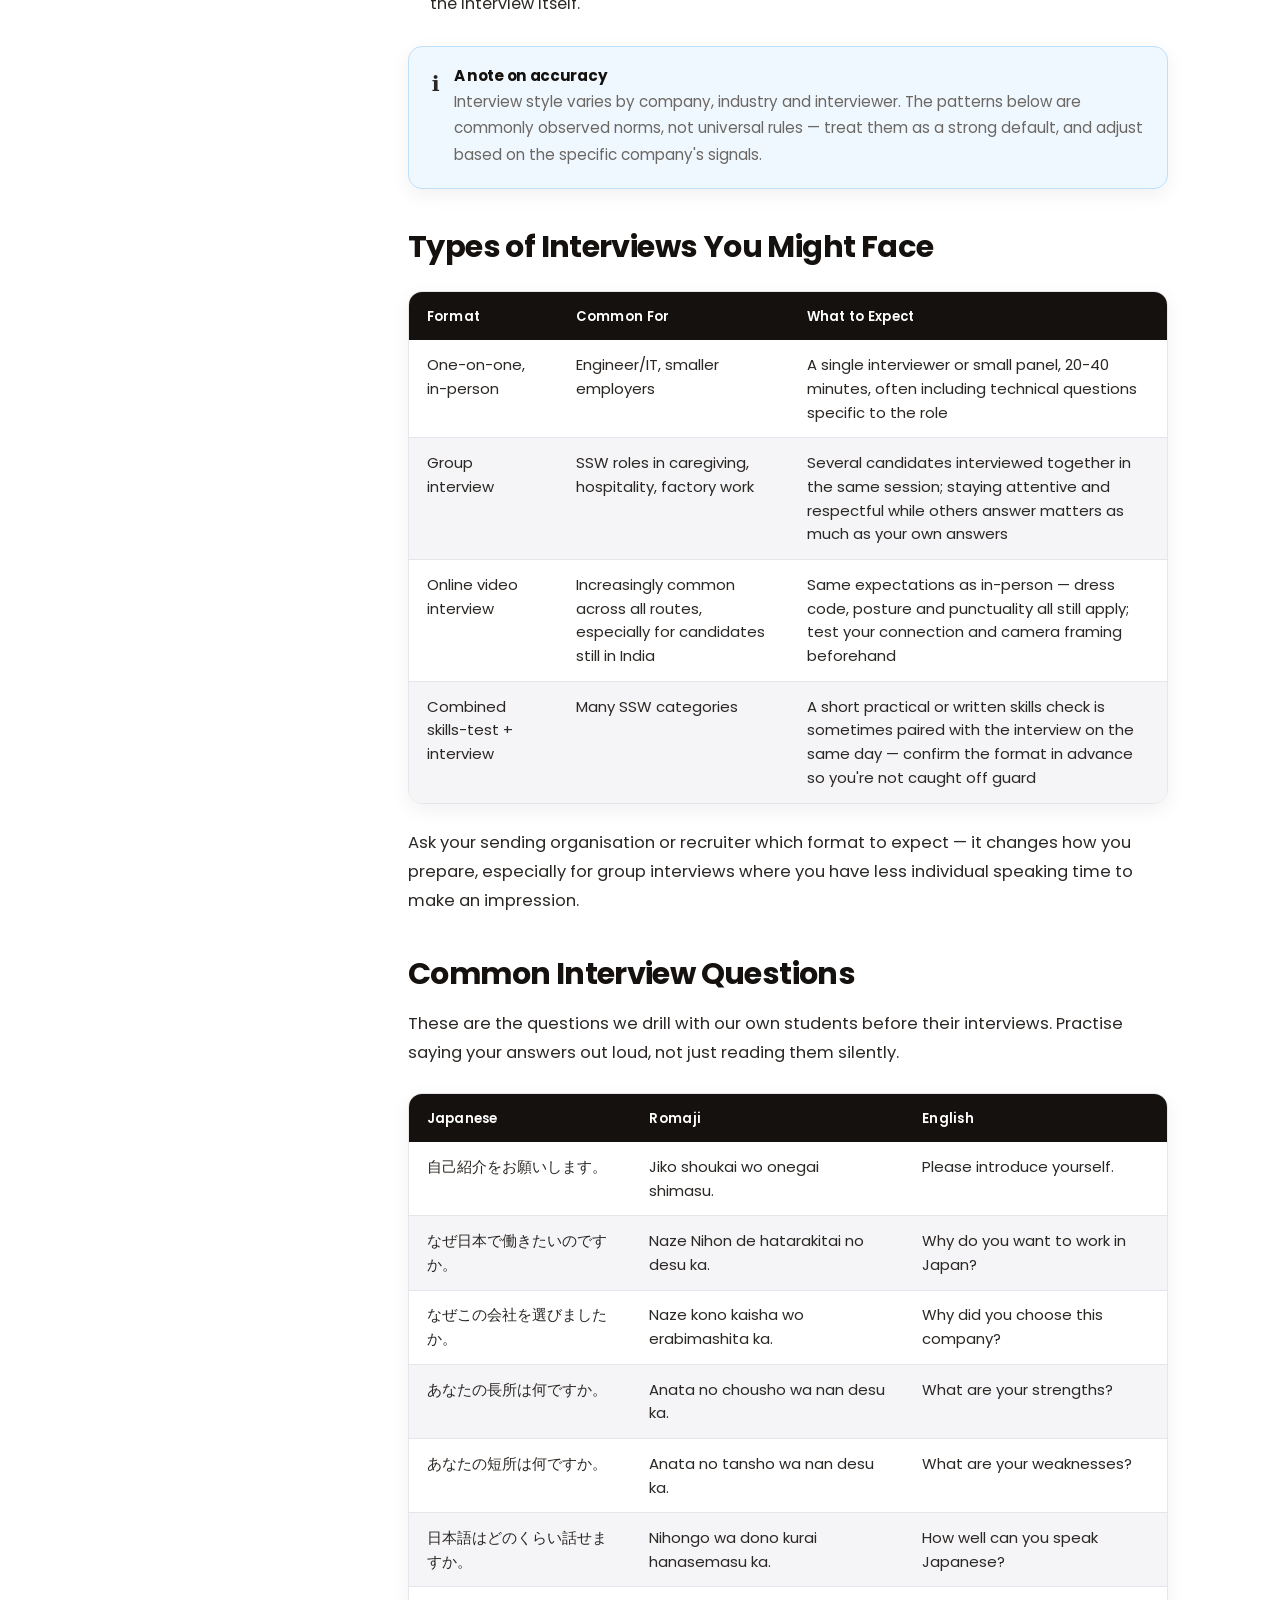
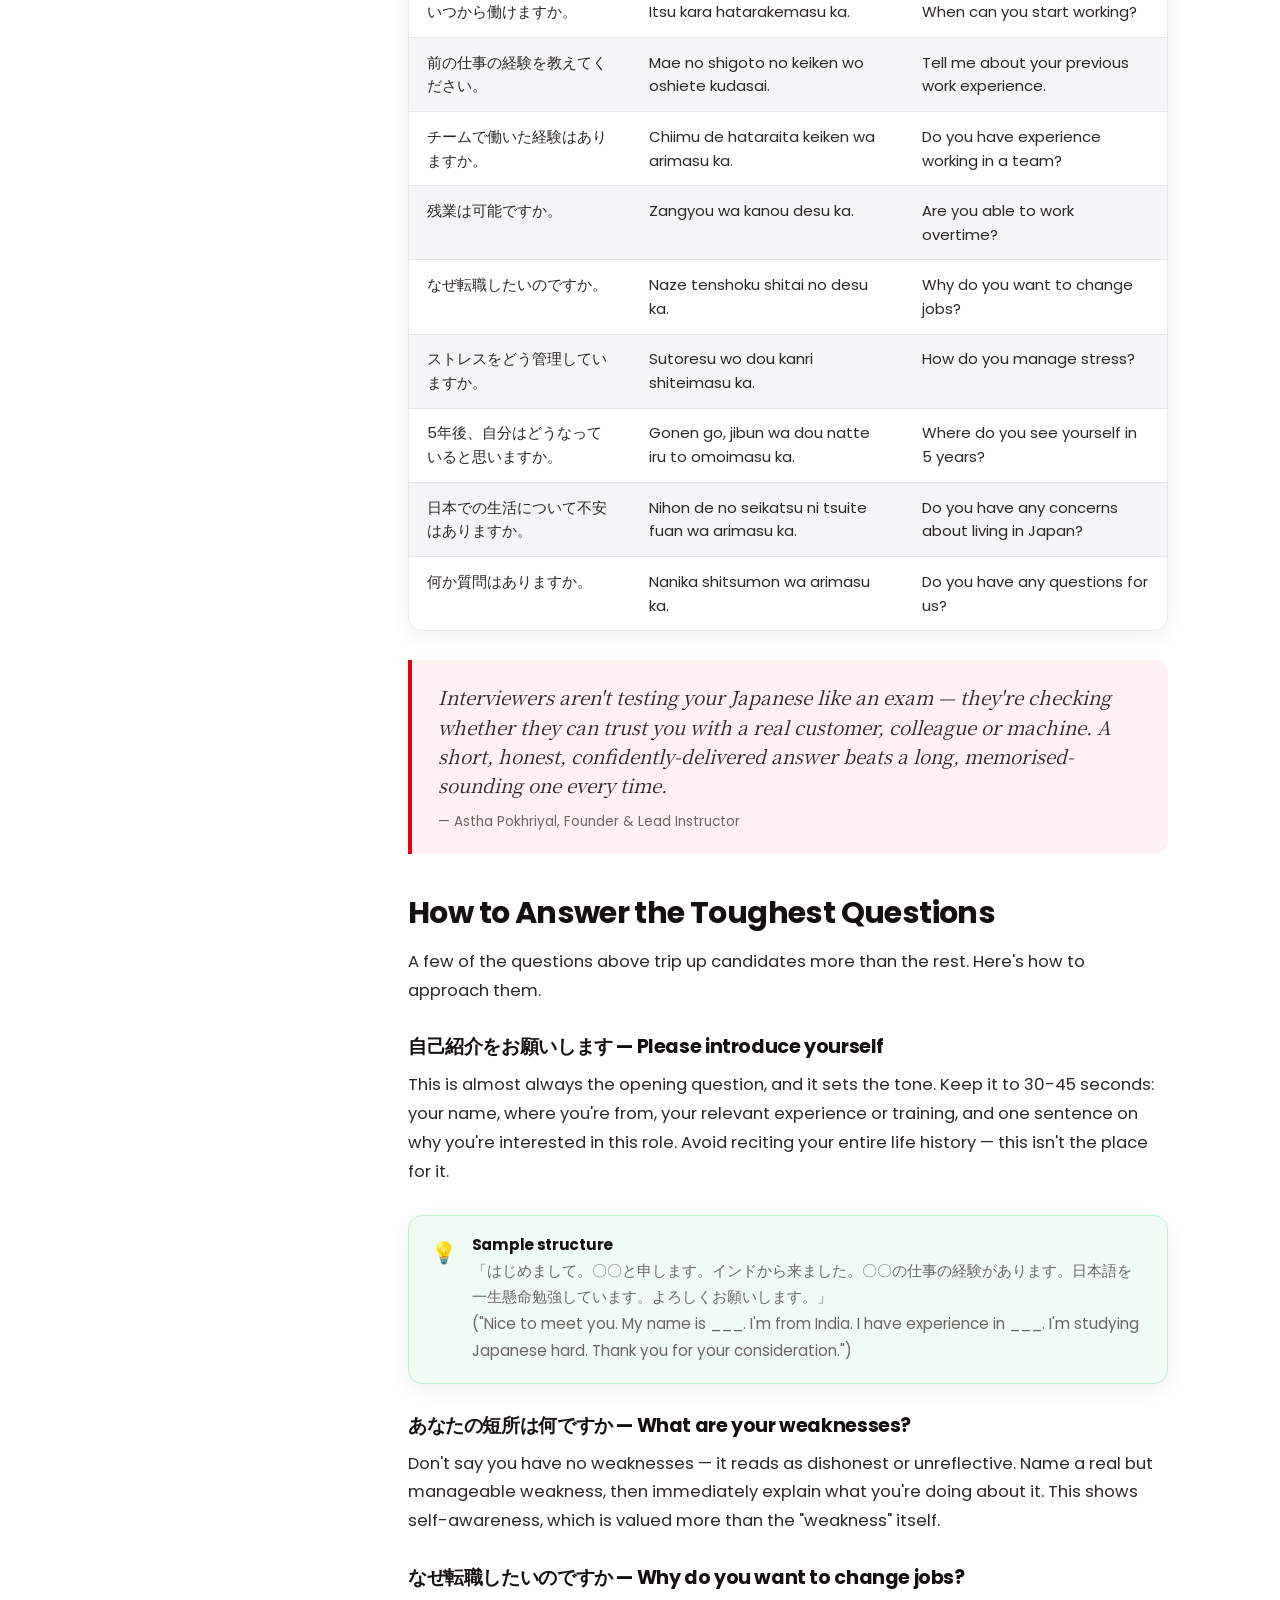
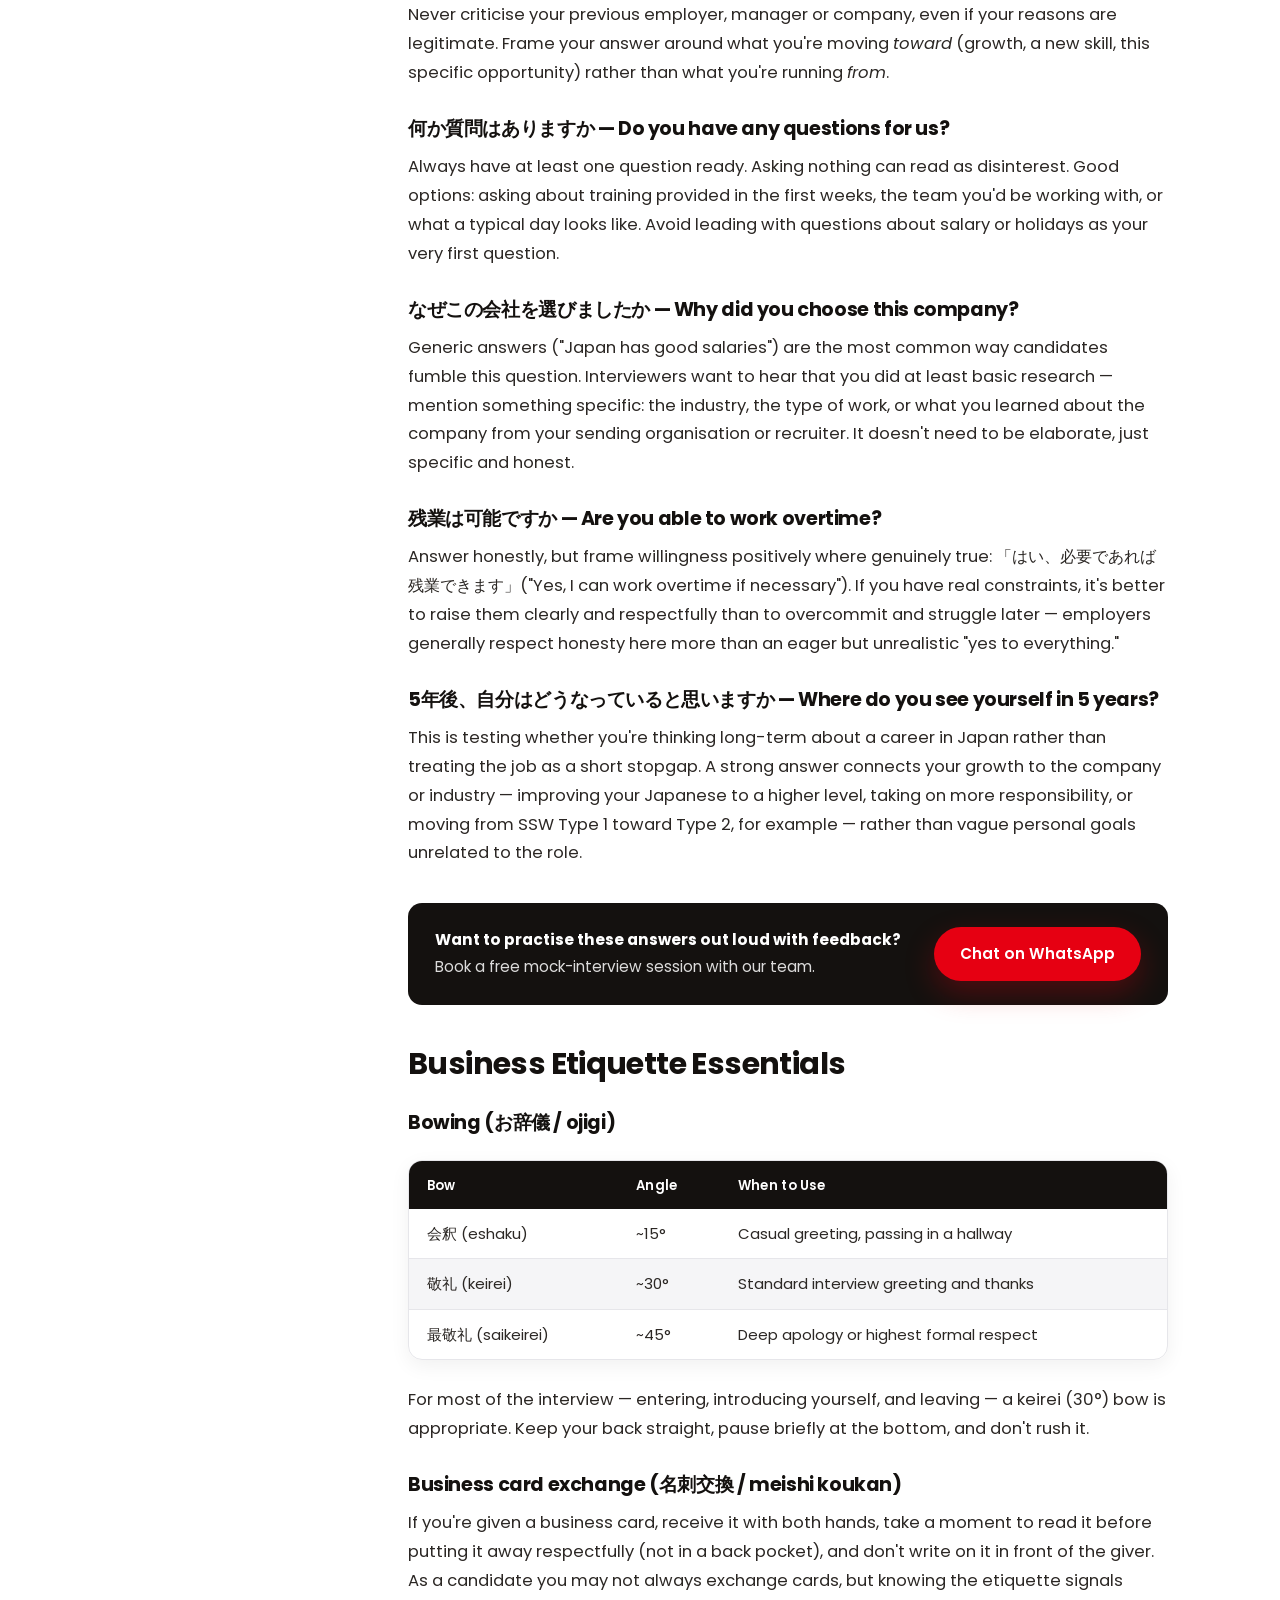
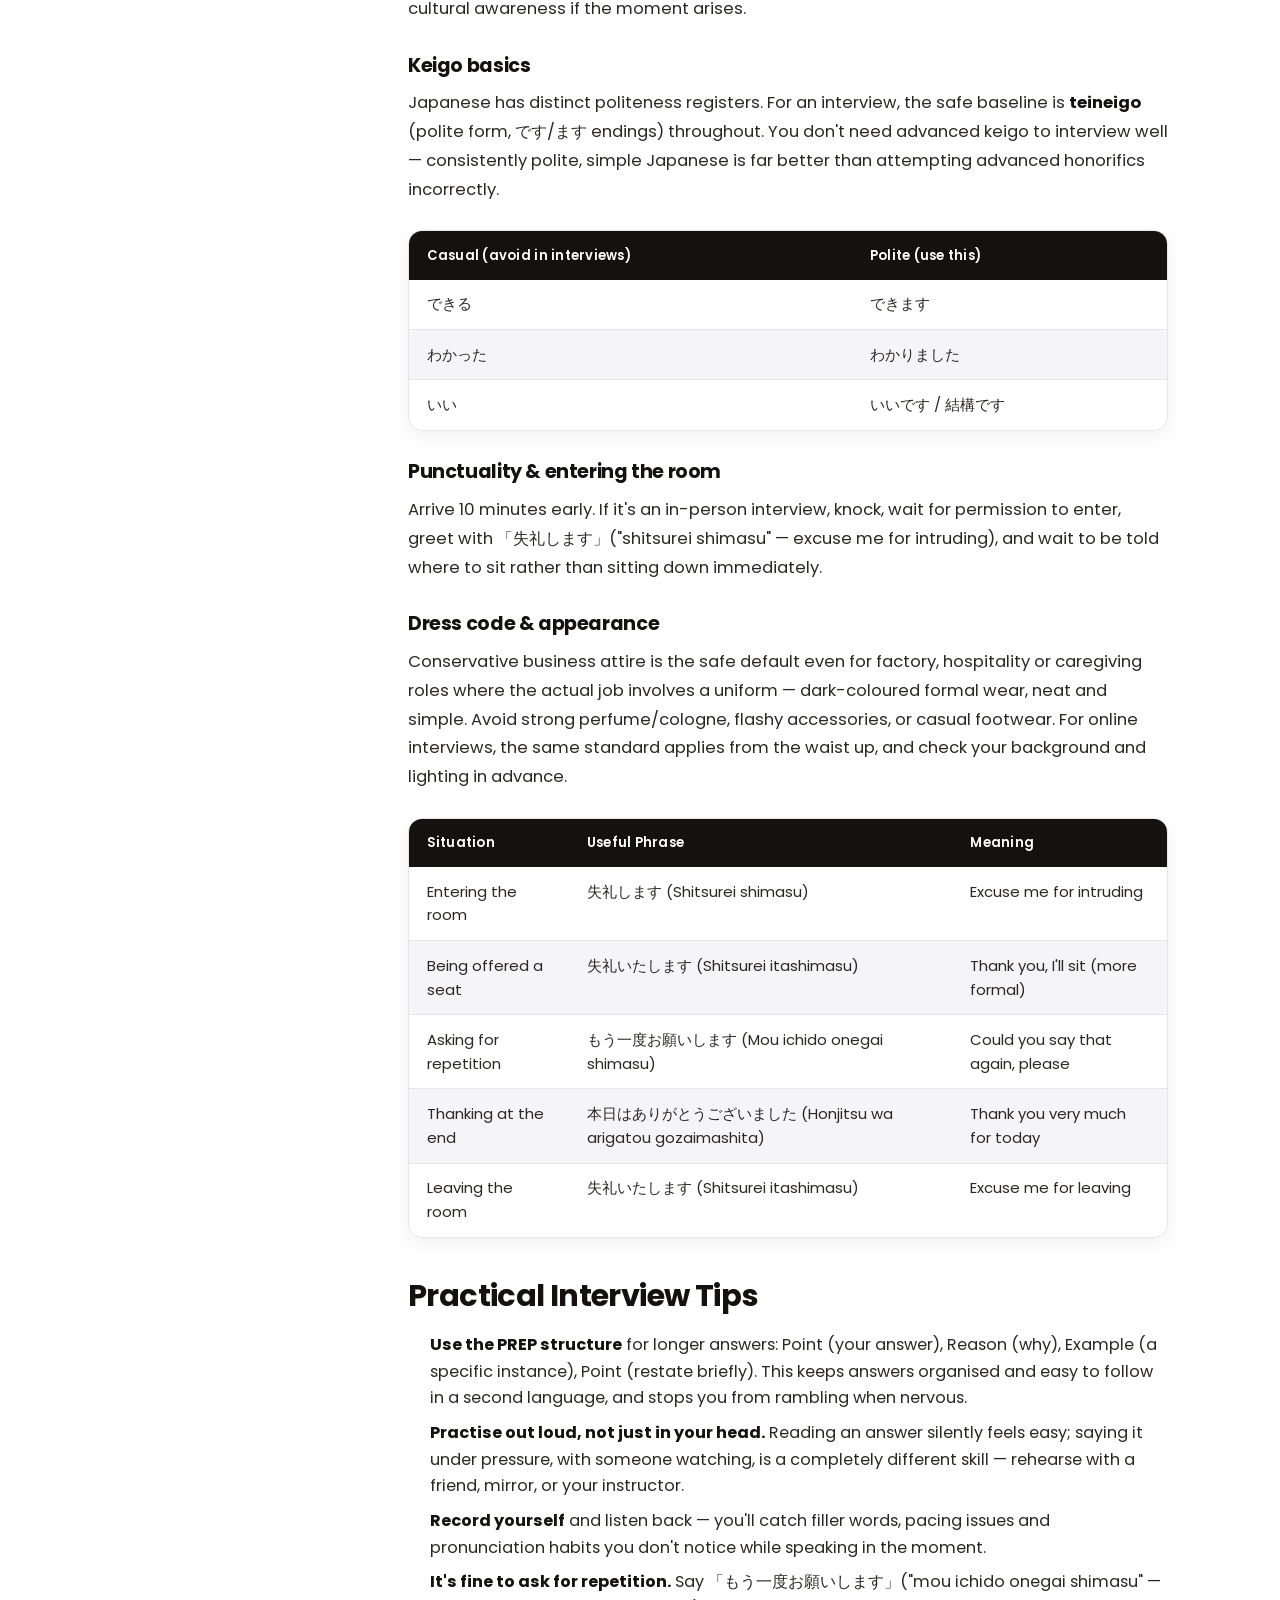
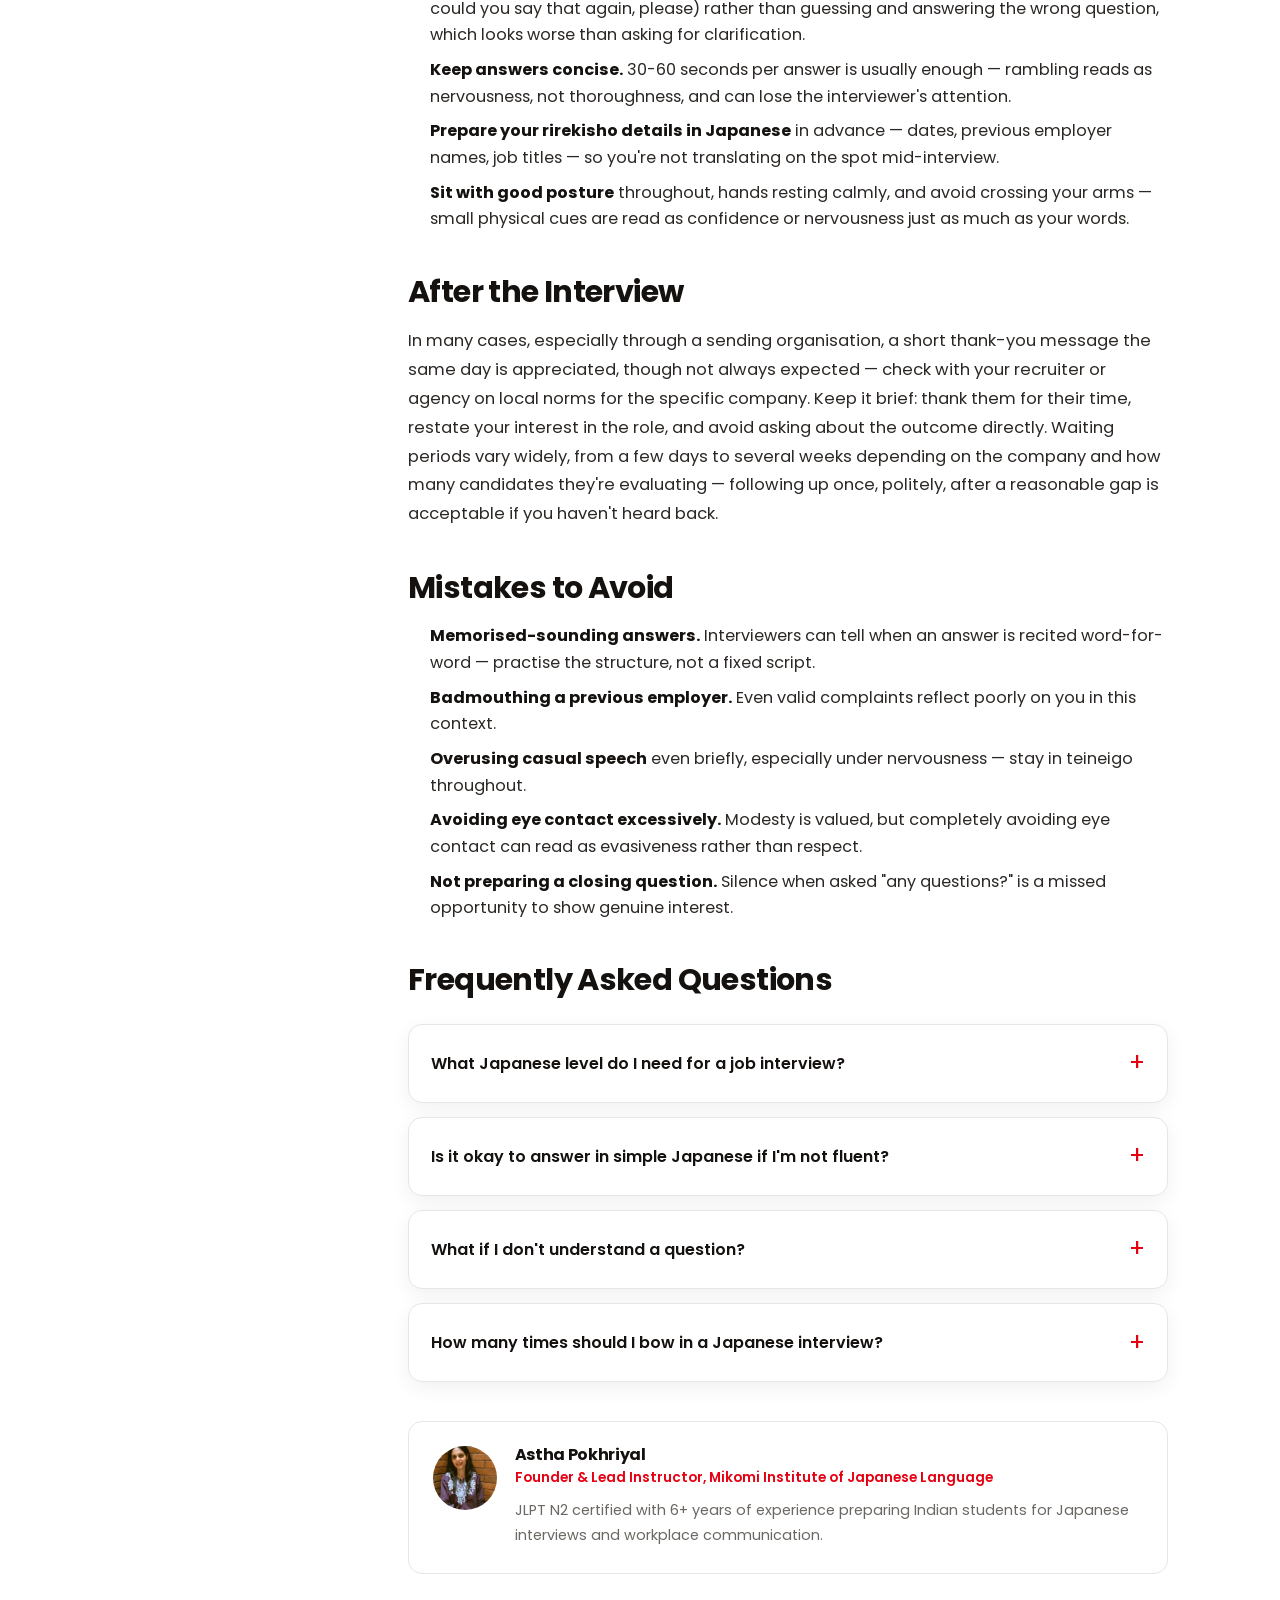
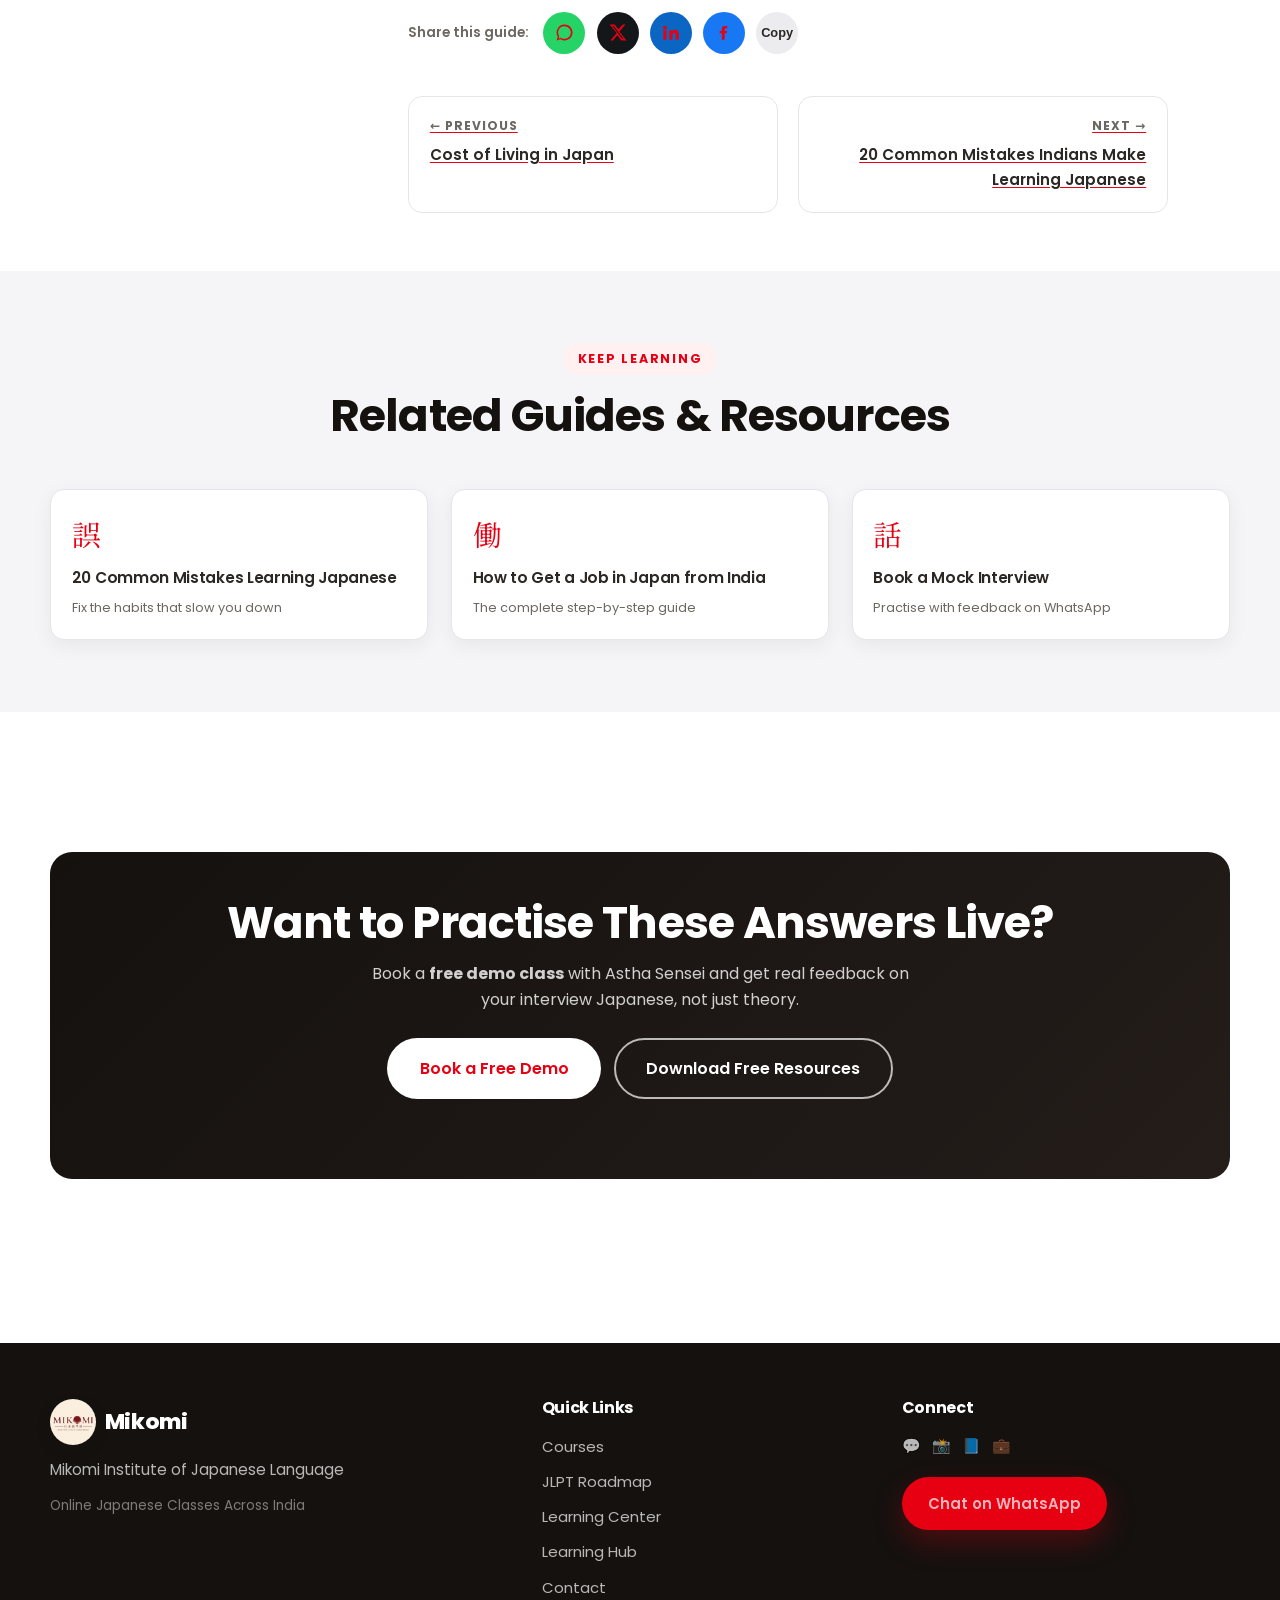
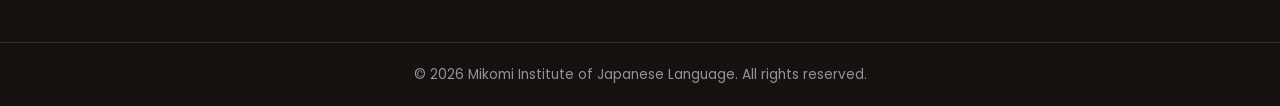
<file: blog/top-japanese-interview-questions.html>
<!DOCTYPE html>
<html lang="en">
<head>
  <meta charset="UTF-8" />
  <meta name="viewport" content="width=device-width, initial-scale=1.0" />
  <meta name="theme-color" content="#E60012" />

  <!--
    IMAGE PROMPTS FOR THIS ARTICLE
    Brand: warm cream base, Mikomi red (#E60012), ink black,
    soft blossom pink accent. Flat vector, no stock photos, no
    baked-in text.

    1. hero-banner.jpg — 1600x900 (16:9)
       Prompt: "Flat vector illustration, wide banner, two simple
       figures facing each other across a low table in a
       respectful bow, one holding a small card (business card),
       warm cream background with soft red accents, minimal
       geometric editorial style, no readable text, professional
       and calm mood."
       Alt text: "Illustration of two people bowing during a
       Japanese-style job interview."

    2. keigo-levels-diagram.jpg — 1200x900 (4:3)
       Prompt: "Flat vector diagram, three stacked horizontal bars
       of increasing formality (labelled conceptually casual to
       most formal) in Mikomi red gradient tones, small minimal
       icon at each level, cream background, clean editorial
       infographic style, no readable text baked in."
       Alt text: "Diagram illustrating the three levels of
       Japanese formal speech (keigo) from casual to most
       formal."
  -->

  <title>Top Japanese Interview Questions (With Sample Answers) | Mikomi</title>
  <meta name="description" content="The most common Japanese job interview questions in Japanese, romaji and English, with sample answers, business etiquette essentials and practical interview tips." />
  <meta name="keywords" content="japanese interview questions, japan job interview tips, keigo interview, japanese business etiquette, interview questions in japanese with answers" />
  <meta name="author" content="Astha Pokhriyal" />
  <meta name="robots" content="index, follow" />
  <link rel="canonical" href="https://mikomiinstitute.online/blog/top-japanese-interview-questions.html" />

  <meta property="og:type" content="article" />
  <meta property="og:site_name" content="Mikomi Institute of Japanese Language" />
  <meta property="og:title" content="Top Japanese Interview Questions (With Sample Answers)" />
  <meta property="og:description" content="Common Japanese job interview questions in Japanese, romaji and English, with sample answers, business etiquette and interview tips." />
  <meta property="og:url" content="https://mikomiinstitute.online/blog/top-japanese-interview-questions.html" />
  <meta property="og:image" content="https://mikomiinstitute.online/assets/og-image.svg" />
  <meta property="article:published_time" content="2026-07-29" />
  <meta property="article:modified_time" content="2026-07-29" />
  <meta property="og:locale" content="en_IN" />

  <meta name="twitter:card" content="summary_large_image" />
  <meta name="twitter:title" content="Top Japanese Interview Questions (With Sample Answers)" />
  <meta name="twitter:description" content="Common Japanese interview questions with sample answers, business etiquette and interview tips." />
  <meta name="twitter:image" content="https://mikomiinstitute.online/assets/og-image.svg" />

  <link rel="icon" type="image/png" sizes="32x32" href="../favicon/favicon-32.png" />
  <link rel="icon" type="image/png" sizes="180x180" href="../favicon/favicon-180.png" />
  <link rel="apple-touch-icon" href="../favicon/favicon-180.png" />
  <link rel="manifest" href="../manifest.json" />

  <link rel="preconnect" href="https://fonts.googleapis.com" />
  <link rel="preconnect" href="https://fonts.gstatic.com" crossorigin />
  <link href="https://fonts.googleapis.com/css2?family=Poppins:wght@300;400;500;600;700;800&family=Noto+Serif+JP:wght@400;600&display=swap" rel="stylesheet" />

  <link rel="stylesheet" href="../style.css" />
  <link rel="stylesheet" href="../blog.css" />

  <script type="application/ld+json">
  {
    "@context": "https://schema.org",
    "@type": "Article",
    "headline": "Top Japanese Interview Questions (With Sample Answers)",
    "description": "The most common Japanese job interview questions in Japanese, romaji and English, with sample answers, business etiquette essentials and practical interview tips.",
    "image": "https://mikomiinstitute.online/assets/og-image.svg",
    "author": { "@type": "Person", "name": "Astha Pokhriyal", "jobTitle": "Founder & Lead Instructor, Mikomi Institute of Japanese Language" },
    "publisher": {
      "@type": "EducationalOrganization",
      "name": "Mikomi Institute of Japanese Language",
      "logo": { "@type": "ImageObject", "url": "https://mikomiinstitute.online/images/mikomi-logo.jpg" }
    },
    "datePublished": "2026-07-29",
    "dateModified": "2026-07-29",
    "mainEntityOfPage": { "@type": "WebPage", "@id": "https://mikomiinstitute.online/blog/top-japanese-interview-questions.html" }
  }
  </script>
  <script type="application/ld+json">
  {
    "@context": "https://schema.org",
    "@type": "BreadcrumbList",
    "itemListElement": [
      { "@type": "ListItem", "position": 1, "name": "Home", "item": "https://mikomiinstitute.online/" },
      { "@type": "ListItem", "position": 2, "name": "Learning Hub", "item": "https://mikomiinstitute.online/learning-hub.html" },
      { "@type": "ListItem", "position": 3, "name": "Top Japanese Interview Questions", "item": "https://mikomiinstitute.online/blog/top-japanese-interview-questions.html" }
    ]
  }
  </script>
  <script type="application/ld+json">
  {
    "@context": "https://schema.org",
    "@type": "FAQPage",
    "mainEntity": [
      { "@type": "Question", "name": "What Japanese level do I need for a job interview?", "acceptedAnswer": { "@type": "Answer", "text": "Most SSW interviews are conducted at a level consistent with JLPT N4-N5, using clear, simple Japanese. Engineer/IT interviews often expect N3 or higher, sometimes with technical vocabulary specific to the role. Interviewers generally speak slowly and clearly to candidates at the SSW level." } },
      { "@type": "Question", "name": "Is it okay to answer in simple Japanese if I'm not fluent?", "acceptedAnswer": { "@type": "Answer", "text": "Yes. Interviewers assessing SSW and entry-level candidates expect simple, clear Japanese, not native-level fluency. A short, correct, confidently delivered answer is far better than a long answer full of mistakes and hesitation." } },
      { "@type": "Question", "name": "What if I don't understand a question?", "acceptedAnswer": { "@type": "Answer", "text": "It's completely acceptable to politely ask the interviewer to repeat or rephrase the question — for example, \"Mou ichido onegai shimasu\" (Could you say that again, please). Asking for clarification is seen as more professional than guessing and answering the wrong question." } },
      { "@type": "Question", "name": "How many times should I bow in a Japanese interview?", "acceptedAnswer": { "@type": "Answer", "text": "There's no fixed count — a respectful bow (keirei, about 30 degrees) when entering the room, when introducing yourself, and when leaving is generally sufficient. What matters more than the exact count is that each bow is unhurried and sincere rather than rushed." } }
    ]
  }
  </script>
</head>

<body>
  <div id="loader" class="loader" aria-hidden="true">
    <div class="loader-logo"><img src="../images/mikomi-logo.jpg" alt="Mikomi Institute of Japanese Language" width="120" height="120" /></div>
    <p class="loader-text">Where Your Japanese Journey Begins</p>
  </div>

  <div id="articleProgress" aria-hidden="true"></div>

  <header class="header" id="header">
    <nav class="nav container" aria-label="Primary navigation">
      <a href="../index.html" class="logo" aria-label="Mikomi Institute of Japanese Language — home">
        <img src="../images/mikomi-logo.jpg" alt="Mikomi Institute of Japanese Language logo" class="logo-img" width="46" height="46" />
        <span class="logo-text">Mikomi</span>
      </a>
      <button class="nav-toggle" id="navToggle" aria-label="Open menu" aria-expanded="false" aria-controls="navMenu"><span></span><span></span><span></span></button>
      <ul class="nav-menu" id="navMenu">
        <li><a href="../index.html#home">Home</a></li>
        <li><a href="../index.html#about">About</a></li>
        <li><a href="../index.html#courses">Courses</a></li>
        <li><a href="../index.html#jlpt">JLPT</a></li>
        <li><a href="../learning-center.html">Downloads</a></li>
        <li><a href="../learning-hub.html">Career Guides</a></li>
        <li><a href="../index.html#testimonials">Testimonials</a></li>
        <li><a href="../index.html#contact">Contact</a></li>
        <li class="nav-cta-mobile"><a href="#" class="btn btn-primary wa-link">Chat on WhatsApp</a></li>
      </ul>
      <a href="#" class="btn btn-primary nav-cta wa-link" aria-label="Chat on WhatsApp">
        <svg class="wa-icon" viewBox="0 0 24 24" aria-hidden="true"><path d="M17.5 14.4c-.3-.2-1.7-.9-2-1s-.5-.1-.7.1-.7.9-.9 1.1-.4.2-.7 0a8 8 0 0 1-2.4-1.5 9 9 0 0 1-1.6-2c-.2-.3 0-.5.1-.6l.5-.6c.1-.2.2-.3.3-.5s0-.4 0-.5l-1-2.3c-.2-.6-.5-.5-.7-.5H7.5c-.2 0-.5 0-.8.4a3.4 3.4 0 0 0-1 2.5c0 1.5 1 2.9 1.2 3.1s2.2 3.4 5.4 4.7a18 18 0 0 0 1.8.7c.8.2 1.4.2 2 .1.6-.1 1.7-.7 2-1.4.2-.7.2-1.2.2-1.4z"/><path d="M12 2a10 10 0 0 0-8.5 15.2L2 22l4.9-1.5A10 10 0 1 0 12 2m0 18a8 8 0 0 1-4.1-1.1l-.3-.2-3 .8.8-2.9-.2-.3A8 8 0 1 1 12 20"/></svg>
        Chat on WhatsApp
      </a>
    </nav>
  </header>

  <main>
    <section class="article-hero">
      <div class="container">
        <p class="article-crumb">
          <a href="../index.html">Home</a><span class="sep">/</span>
          <a href="../learning-hub.html">Learning Hub</a><span class="sep">/</span>
          <span class="current">Top Japanese Interview Questions</span>
        </p>
        <span class="article-cat-badge">🗣️ Interview &amp; Career Prep</span>
        <h1>Top Japanese Interview Questions (With Sample Answers)</h1>
        <p class="article-dek">The questions you'll actually be asked, in Japanese, romaji and English — plus how to answer them, the business etiquette that's judged alongside your words, and practical tips from real interview prep sessions.</p>

        <div class="article-meta-row">
          <span class="article-meta-author">
            <span class="article-meta-avatar"><img src="../images/founder_portrait_640x800.jpg" alt="Astha Pokhriyal" /></span>
            Astha Pokhriyal, Founder &amp; Lead Instructor
          </span>
          <span>⏱ 11 min read</span>
          <span>📅 Published 29 Jul 2026</span>
          <span>🔄 Updated 29 Jul 2026</span>
        </div>

        <div class="article-hero-cover">
          <svg viewBox="0 0 1600 720" role="img" aria-labelledby="heroSvgTitle8">
            <title id="heroSvgTitle8">Illustration of two people bowing during a Japanese-style job interview</title>
            <defs>
              <linearGradient id="skyGrad8" x1="0" y1="0" x2="1" y2="1">
                <stop offset="0%" stop-color="#fff7ed"/>
                <stop offset="60%" stop-color="#ffe4e0"/>
                <stop offset="100%" stop-color="#ffc9c9"/>
              </linearGradient>
            </defs>
            <rect width="1600" height="720" fill="url(#skyGrad8)"/>
            <rect x="640" y="480" width="320" height="16" fill="#14110f"/>
            <g transform="translate(560,300)">
              <circle cx="0" cy="0" r="34" fill="#14110f"/>
              <rect x="-26" y="30" width="52" height="130" rx="14" fill="#b3000e"/>
            </g>
            <g transform="translate(1040,300) scale(-1,1)">
              <circle cx="0" cy="0" r="34" fill="#3a201c"/>
              <rect x="-26" y="30" width="52" height="130" rx="14" fill="#E60012"/>
            </g>
            <rect x="880" y="440" width="70" height="46" rx="4" fill="#fff" stroke="#14110f" stroke-width="3"/>
          </svg>
        </div>
      </div>
    </section>

    <div class="container">
      <div class="article-shell">
        <aside class="article-toc" id="articleToc" aria-label="Table of contents">
          <button class="article-toc-toggle" type="button">On This Page</button>
          <h4 class="toc-heading-desktop">On This Page</h4>
          <ol>
            <li><a href="#whats-different">What's Different About Japanese Interviews</a></li>
            <li><a href="#interview-types">Types of Interviews</a></li>
            <li><a href="#question-list">Common Interview Questions</a></li>
            <li><a href="#how-to-answer">How to Answer the Toughest Questions</a></li>
            <li><a href="#etiquette">Business Etiquette Essentials</a></li>
            <li><a href="#tips">Practical Interview Tips</a></li>
            <li><a href="#after">After the Interview</a></li>
            <li><a href="#mistakes-to-avoid">Mistakes to Avoid</a></li>
            <li><a href="#faq">FAQ</a></li>
          </ol>
        </aside>

        <article class="article-content">

          <p>In a Japanese interview, <em>what</em> you say and <em>how</em> you say it are judged almost equally. A technically correct answer delivered too casually, or without the expected etiquette, can cost you the offer just as easily as a wrong answer. This guide covers both halves: the questions themselves, and the behaviour around them.</p>

          <h2 id="whats-different">What's Different About Japanese Interviews</h2>
          <p>If you've only interviewed in India before, a few things will feel unfamiliar:</p>
          <ul>
            <li><strong>Politeness level (keigo) is part of the evaluation.</strong> Using overly casual language, even accidentally, can read as disrespectful regardless of your answer's content.</li>
            <li><strong>Punctuality is strict.</strong> Arriving even a few minutes late without prior notice is taken seriously — aim to arrive 10 minutes early.</li>
            <li><strong>Modesty is valued over self-promotion.</strong> Confident but understated answers generally land better than assertive, achievement-heavy answers common in Western-style interviews.</li>
            <li><strong>Group interviews are common</strong> for SSW and factory-style roles, where several candidates are interviewed together — staying attentive and respectful even while others answer matters.</li>
            <li><strong>A rirekisho (Japanese-style resume) is standard</strong> and often reviewed before or during the interview itself.</li>
          </ul>

          <div class="callout callout-info">
            <span class="callout-icon">ℹ️</span>
            <div><h4>A note on accuracy</h4><p>Interview style varies by company, industry and interviewer. The patterns below are commonly observed norms, not universal rules — treat them as a strong default, and adjust based on the specific company's signals.</p></div>
          </div>

          <h2 id="interview-types">Types of Interviews You Might Face</h2>
          <div class="table-wrap">
            <table>
              <thead><tr><th>Format</th><th>Common For</th><th>What to Expect</th></tr></thead>
              <tbody>
                <tr><td>One-on-one, in-person</td><td>Engineer/IT, smaller employers</td><td>A single interviewer or small panel, 20-40 minutes, often including technical questions specific to the role</td></tr>
                <tr><td>Group interview</td><td>SSW roles in caregiving, hospitality, factory work</td><td>Several candidates interviewed together in the same session; staying attentive and respectful while others answer matters as much as your own answers</td></tr>
                <tr><td>Online video interview</td><td>Increasingly common across all routes, especially for candidates still in India</td><td>Same expectations as in-person — dress code, posture and punctuality all still apply; test your connection and camera framing beforehand</td></tr>
                <tr><td>Combined skills-test + interview</td><td>Many SSW categories</td><td>A short practical or written skills check is sometimes paired with the interview on the same day — confirm the format in advance so you're not caught off guard</td></tr>
              </tbody>
            </table>
          </div>
          <p>Ask your sending organisation or recruiter which format to expect — it changes how you prepare, especially for group interviews where you have less individual speaking time to make an impression.</p>

          <h2 id="question-list">Common Interview Questions</h2>
          <p>These are the questions we drill with our own students before their interviews. Practise saying your answers out loud, not just reading them silently.</p>

          <div class="table-wrap">
            <table>
              <thead><tr><th>Japanese</th><th>Romaji</th><th>English</th></tr></thead>
              <tbody>
                <tr><td>自己紹介をお願いします。</td><td>Jiko shoukai wo onegai shimasu.</td><td>Please introduce yourself.</td></tr>
                <tr><td>なぜ日本で働きたいのですか。</td><td>Naze Nihon de hatarakitai no desu ka.</td><td>Why do you want to work in Japan?</td></tr>
                <tr><td>なぜこの会社を選びましたか。</td><td>Naze kono kaisha wo erabimashita ka.</td><td>Why did you choose this company?</td></tr>
                <tr><td>あなたの長所は何ですか。</td><td>Anata no chousho wa nan desu ka.</td><td>What are your strengths?</td></tr>
                <tr><td>あなたの短所は何ですか。</td><td>Anata no tansho wa nan desu ka.</td><td>What are your weaknesses?</td></tr>
                <tr><td>日本語はどのくらい話せますか。</td><td>Nihongo wa dono kurai hanasemasu ka.</td><td>How well can you speak Japanese?</td></tr>
                <tr><td>いつから働けますか。</td><td>Itsu kara hatarakemasu ka.</td><td>When can you start working?</td></tr>
                <tr><td>前の仕事の経験を教えてください。</td><td>Mae no shigoto no keiken wo oshiete kudasai.</td><td>Tell me about your previous work experience.</td></tr>
                <tr><td>チームで働いた経験はありますか。</td><td>Chiimu de hataraita keiken wa arimasu ka.</td><td>Do you have experience working in a team?</td></tr>
                <tr><td>残業は可能ですか。</td><td>Zangyou wa kanou desu ka.</td><td>Are you able to work overtime?</td></tr>
                <tr><td>なぜ転職したいのですか。</td><td>Naze tenshoku shitai no desu ka.</td><td>Why do you want to change jobs?</td></tr>
                <tr><td>ストレスをどう管理していますか。</td><td>Sutoresu wo dou kanri shiteimasu ka.</td><td>How do you manage stress?</td></tr>
                <tr><td>5年後、自分はどうなっていると思いますか。</td><td>Gonen go, jibun wa dou natte iru to omoimasu ka.</td><td>Where do you see yourself in 5 years?</td></tr>
                <tr><td>日本での生活について不安はありますか。</td><td>Nihon de no seikatsu ni tsuite fuan wa arimasu ka.</td><td>Do you have any concerns about living in Japan?</td></tr>
                <tr><td>何か質問はありますか。</td><td>Nanika shitsumon wa arimasu ka.</td><td>Do you have any questions for us?</td></tr>
              </tbody>
            </table>
          </div>

          <blockquote class="pull-quote">
            Interviewers aren't testing your Japanese like an exam — they're checking whether they can trust you with a real customer, colleague or machine. A short, honest, confidently-delivered answer beats a long, memorised-sounding one every time.
            <cite>— Astha Pokhriyal, Founder &amp; Lead Instructor</cite>
          </blockquote>

          <h2 id="how-to-answer">How to Answer the Toughest Questions</h2>
          <p>A few of the questions above trip up candidates more than the rest. Here's how to approach them.</p>

          <h3>自己紹介をお願いします — Please introduce yourself</h3>
          <p>This is almost always the opening question, and it sets the tone. Keep it to 30-45 seconds: your name, where you're from, your relevant experience or training, and one sentence on why you're interested in this role. Avoid reciting your entire life history — this isn't the place for it.</p>
          <div class="callout callout-tip">
            <span class="callout-icon">💡</span>
            <div><h4>Sample structure</h4><p>「はじめまして。〇〇と申します。インドから来ました。〇〇の仕事の経験があります。日本語を一生懸命勉強しています。よろしくお願いします。」<br>("Nice to meet you. My name is ___. I'm from India. I have experience in ___. I'm studying Japanese hard. Thank you for your consideration.")</p></div>
          </div>

          <h3>あなたの短所は何ですか — What are your weaknesses?</h3>
          <p>Don't say you have no weaknesses — it reads as dishonest or unreflective. Name a real but manageable weakness, then immediately explain what you're doing about it. This shows self-awareness, which is valued more than the "weakness" itself.</p>

          <h3>なぜ転職したいのですか — Why do you want to change jobs?</h3>
          <p>Never criticise your previous employer, manager or company, even if your reasons are legitimate. Frame your answer around what you're moving <em>toward</em> (growth, a new skill, this specific opportunity) rather than what you're running <em>from</em>.</p>

          <h3>何か質問はありますか — Do you have any questions for us?</h3>
          <p>Always have at least one question ready. Asking nothing can read as disinterest. Good options: asking about training provided in the first weeks, the team you'd be working with, or what a typical day looks like. Avoid leading with questions about salary or holidays as your very first question.</p>

          <h3>なぜこの会社を選びましたか — Why did you choose this company?</h3>
          <p>Generic answers ("Japan has good salaries") are the most common way candidates fumble this question. Interviewers want to hear that you did at least basic research — mention something specific: the industry, the type of work, or what you learned about the company from your sending organisation or recruiter. It doesn't need to be elaborate, just specific and honest.</p>

          <h3>残業は可能ですか — Are you able to work overtime?</h3>
          <p>Answer honestly, but frame willingness positively where genuinely true: 「はい、必要であれば残業できます」("Yes, I can work overtime if necessary"). If you have real constraints, it's better to raise them clearly and respectfully than to overcommit and struggle later — employers generally respect honesty here more than an eager but unrealistic "yes to everything."</p>

          <h3>5年後、自分はどうなっていると思いますか — Where do you see yourself in 5 years?</h3>
          <p>This is testing whether you're thinking long-term about a career in Japan rather than treating the job as a short stopgap. A strong answer connects your growth to the company or industry — improving your Japanese to a higher level, taking on more responsibility, or moving from SSW Type 1 toward Type 2, for example — rather than vague personal goals unrelated to the role.</p>

          <div class="inline-cta">
            <p><strong>Want to practise these answers out loud with feedback?</strong><br>Book a free mock-interview session with our team.</p>
            <a href="#" class="btn btn-primary wa-link">Chat on WhatsApp</a>
          </div>

          <h2 id="etiquette">Business Etiquette Essentials</h2>

          <h3>Bowing (お辞儀 / ojigi)</h3>
          <div class="table-wrap">
            <table>
              <thead><tr><th>Bow</th><th>Angle</th><th>When to Use</th></tr></thead>
              <tbody>
                <tr><td>会釈 (eshaku)</td><td>~15°</td><td>Casual greeting, passing in a hallway</td></tr>
                <tr><td>敬礼 (keirei)</td><td>~30°</td><td>Standard interview greeting and thanks</td></tr>
                <tr><td>最敬礼 (saikeirei)</td><td>~45°</td><td>Deep apology or highest formal respect</td></tr>
              </tbody>
            </table>
          </div>
          <p>For most of the interview — entering, introducing yourself, and leaving — a keirei (30°) bow is appropriate. Keep your back straight, pause briefly at the bottom, and don't rush it.</p>

          <h3>Business card exchange (名刺交換 / meishi koukan)</h3>
          <p>If you're given a business card, receive it with both hands, take a moment to read it before putting it away respectfully (not in a back pocket), and don't write on it in front of the giver. As a candidate you may not always exchange cards, but knowing the etiquette signals cultural awareness if the moment arises.</p>

          <h3>Keigo basics</h3>
          <p>Japanese has distinct politeness registers. For an interview, the safe baseline is <strong>teineigo</strong> (polite form, です/ます endings) throughout. You don't need advanced keigo to interview well — consistently polite, simple Japanese is far better than attempting advanced honorifics incorrectly.</p>
          <div class="table-wrap">
            <table>
              <thead><tr><th>Casual (avoid in interviews)</th><th>Polite (use this)</th></tr></thead>
              <tbody>
                <tr><td>できる</td><td>できます</td></tr>
                <tr><td>わかった</td><td>わかりました</td></tr>
                <tr><td>いい</td><td>いいです / 結構です</td></tr>
              </tbody>
            </table>
          </div>

          <h3>Punctuality &amp; entering the room</h3>
          <p>Arrive 10 minutes early. If it's an in-person interview, knock, wait for permission to enter, greet with 「失礼します」("shitsurei shimasu" — excuse me for intruding), and wait to be told where to sit rather than sitting down immediately.</p>

          <h3>Dress code &amp; appearance</h3>
          <p>Conservative business attire is the safe default even for factory, hospitality or caregiving roles where the actual job involves a uniform — dark-coloured formal wear, neat and simple. Avoid strong perfume/cologne, flashy accessories, or casual footwear. For online interviews, the same standard applies from the waist up, and check your background and lighting in advance.</p>

          <div class="table-wrap">
            <table>
              <thead><tr><th>Situation</th><th>Useful Phrase</th><th>Meaning</th></tr></thead>
              <tbody>
                <tr><td>Entering the room</td><td>失礼します (Shitsurei shimasu)</td><td>Excuse me for intruding</td></tr>
                <tr><td>Being offered a seat</td><td>失礼いたします (Shitsurei itashimasu)</td><td>Thank you, I'll sit (more formal)</td></tr>
                <tr><td>Asking for repetition</td><td>もう一度お願いします (Mou ichido onegai shimasu)</td><td>Could you say that again, please</td></tr>
                <tr><td>Thanking at the end</td><td>本日はありがとうございました (Honjitsu wa arigatou gozaimashita)</td><td>Thank you very much for today</td></tr>
                <tr><td>Leaving the room</td><td>失礼いたします (Shitsurei itashimasu)</td><td>Excuse me for leaving</td></tr>
              </tbody>
            </table>
          </div>

          <h2 id="tips">Practical Interview Tips</h2>
          <ul>
            <li><strong>Use the PREP structure</strong> for longer answers: Point (your answer), Reason (why), Example (a specific instance), Point (restate briefly). This keeps answers organised and easy to follow in a second language, and stops you from rambling when nervous.</li>
            <li><strong>Practise out loud, not just in your head.</strong> Reading an answer silently feels easy; saying it under pressure, with someone watching, is a completely different skill — rehearse with a friend, mirror, or your instructor.</li>
            <li><strong>Record yourself</strong> and listen back — you'll catch filler words, pacing issues and pronunciation habits you don't notice while speaking in the moment.</li>
            <li><strong>It's fine to ask for repetition.</strong> Say 「もう一度お願いします」("mou ichido onegai shimasu" — could you say that again, please) rather than guessing and answering the wrong question, which looks worse than asking for clarification.</li>
            <li><strong>Keep answers concise.</strong> 30-60 seconds per answer is usually enough — rambling reads as nervousness, not thoroughness, and can lose the interviewer's attention.</li>
            <li><strong>Prepare your rirekisho details in Japanese</strong> in advance — dates, previous employer names, job titles — so you're not translating on the spot mid-interview.</li>
            <li><strong>Sit with good posture</strong> throughout, hands resting calmly, and avoid crossing your arms — small physical cues are read as confidence or nervousness just as much as your words.</li>
          </ul>

          <h2 id="after">After the Interview</h2>
          <p>In many cases, especially through a sending organisation, a short thank-you message the same day is appreciated, though not always expected — check with your recruiter or agency on local norms for the specific company. Keep it brief: thank them for their time, restate your interest in the role, and avoid asking about the outcome directly. Waiting periods vary widely, from a few days to several weeks depending on the company and how many candidates they're evaluating — following up once, politely, after a reasonable gap is acceptable if you haven't heard back.</p>

          <h2 id="mistakes-to-avoid">Mistakes to Avoid</h2>
          <ul>
            <li><strong>Memorised-sounding answers.</strong> Interviewers can tell when an answer is recited word-for-word — practise the structure, not a fixed script.</li>
            <li><strong>Badmouthing a previous employer.</strong> Even valid complaints reflect poorly on you in this context.</li>
            <li><strong>Overusing casual speech</strong> even briefly, especially under nervousness — stay in teineigo throughout.</li>
            <li><strong>Avoiding eye contact excessively.</strong> Modesty is valued, but completely avoiding eye contact can read as evasiveness rather than respect.</li>
            <li><strong>Not preparing a closing question.</strong> Silence when asked "any questions?" is a missed opportunity to show genuine interest.</li>
          </ul>

          <h2 id="faq">Frequently Asked Questions</h2>
          <div class="faq-list">
            <details class="faq-item"><summary>What Japanese level do I need for a job interview?</summary><p>Most SSW interviews are conducted at a level consistent with JLPT N4-N5, using clear, simple Japanese. Engineer/IT interviews often expect N3 or higher, sometimes with technical vocabulary specific to the role. Interviewers generally speak slowly and clearly to candidates at the SSW level.</p></details>
            <details class="faq-item"><summary>Is it okay to answer in simple Japanese if I'm not fluent?</summary><p>Yes. Interviewers assessing SSW and entry-level candidates expect simple, clear Japanese, not native-level fluency. A short, correct, confidently delivered answer is far better than a long answer full of mistakes and hesitation.</p></details>
            <details class="faq-item"><summary>What if I don't understand a question?</summary><p>It's completely acceptable to politely ask the interviewer to repeat or rephrase the question — for example, "Mou ichido onegai shimasu" (Could you say that again, please). Asking for clarification is seen as more professional than guessing and answering the wrong question.</p></details>
            <details class="faq-item"><summary>How many times should I bow in a Japanese interview?</summary><p>There's no fixed count — a respectful bow (keirei, about 30 degrees) when entering the room, when introducing yourself, and when leaving is generally sufficient. What matters more than the exact count is that each bow is unhurried and sincere rather than rushed.</p></details>
          </div>

          <div class="author-card">
            <div class="author-avatar"><img src="../images/founder_portrait_640x800.jpg" alt="Astha Pokhriyal" /></div>
            <div>
              <h4>Astha Pokhriyal</h4>
              <p class="author-role">Founder &amp; Lead Instructor, Mikomi Institute of Japanese Language</p>
              <p>JLPT N2 certified with 6+ years of experience preparing Indian students for Japanese interviews and workplace communication.</p>
            </div>
          </div>

          <div class="share-bar">
            <span class="share-label">Share this guide:</span>
            <a class="share-btn wa" href="#" target="_blank" rel="noopener" aria-label="Share on WhatsApp"><svg viewBox="0 0 24 24"><path d="M12 2a10 10 0 0 0-8.5 15.2L2 22l4.9-1.5A10 10 0 1 0 12 2m0 18a8 8 0 0 1-4.1-1.1l-.3-.2-3 .8.8-2.9-.2-.3A8 8 0 1 1 12 20"/></svg></a>
            <a class="share-btn tw" href="#" target="_blank" rel="noopener" aria-label="Share on X"><svg viewBox="0 0 24 24"><path d="M18.9 2H22l-7.6 8.7L23.3 22H16.9l-5-6.5-5.7 6.5H2.9l8.1-9.3L2 2h6.6l4.5 6 5.8-6Zm-1.1 18h1.7L7.3 3.9H5.5L17.8 20Z"/></svg></a>
            <a class="share-btn li" href="#" target="_blank" rel="noopener" aria-label="Share on LinkedIn"><svg viewBox="0 0 24 24"><path d="M4.98 3.5a2.5 2.5 0 1 1 0 5 2.5 2.5 0 0 1 0-5ZM3 9h4v12H3V9Zm7 0h3.8v1.7h.05c.53-1 1.83-2.05 3.77-2.05 4.03 0 4.77 2.65 4.77 6.1V21h-4v-5.4c0-1.3-.02-2.96-1.8-2.96-1.8 0-2.08 1.4-2.08 2.87V21h-4V9Z"/></svg></a>
            <a class="share-btn fb" href="#" target="_blank" rel="noopener" aria-label="Share on Facebook"><svg viewBox="0 0 24 24"><path d="M13.5 21v-7.9h2.66l.4-3.1h-3.06V8.1c0-.9.25-1.5 1.55-1.5h1.65V3.8C15.8 3.75 14.85 3.66 13.74 3.66c-2.3 0-3.9 1.4-3.9 4v2.34H7.17v3.1h2.67V21h3.66Z"/></svg></a>
            <button class="share-btn copy" type="button">Copy</button>
          </div>

          <nav class="article-pagination" aria-label="Article navigation">
            <a href="cost-of-living-in-japan.html" class="pager-card pager-prev"><small>← Previous</small><span>Cost of Living in Japan</span></a>
            <a href="20-common-mistakes-indians-make-learning-japanese.html" class="pager-card pager-next"><small>Next →</small><span>20 Common Mistakes Indians Make Learning Japanese</span></a>
          </nav>
        </article>
      </div>
    </div>

    <section class="related-section">
      <div class="container">
        <div class="section-head reveal"><span class="section-tag">Keep Learning</span><h2>Related Guides &amp; Resources</h2></div>
        <div class="related-grid">
          <a href="20-common-mistakes-indians-make-learning-japanese.html" class="related-card reveal"><span class="rel-glyph">誤</span><h4>20 Common Mistakes Learning Japanese</h4><small>Fix the habits that slow you down</small></a>
          <a href="how-to-get-a-job-in-japan-from-india.html" class="related-card reveal"><span class="rel-glyph">働</span><h4>How to Get a Job in Japan from India</h4><small>The complete step-by-step guide</small></a>
          <a href="#" class="related-card wa-link reveal"><span class="rel-glyph">話</span><h4>Book a Mock Interview</h4><small>Practise with feedback on WhatsApp</small></a>
        </div>
      </div>
    </section>

    <section class="section">
      <div class="container">
        <div class="article-cta reveal">
          <h2>Want to Practise These Answers Live?</h2>
          <p>Book a <strong>free demo class</strong> with Astha Sensei and get real feedback on your interview Japanese, not just theory.</p>
          <div class="hero-ctas center-ctas">
            <a href="#" class="btn btn-white btn-lg wa-link">Book a Free Demo</a>
            <a href="../learning-center.html" class="btn btn-outline-white btn-lg">Download Free Resources</a>
          </div>
        </div>
      </div>
    </section>
  </main>

  <footer class="footer">
    <div class="container footer-grid">
      <div class="footer-brand">
        <a href="../index.html" class="logo logo-light"><img src="../images/mikomi-logo.jpg" alt="Mikomi Institute of Japanese Language logo" class="logo-img" width="46" height="46" /><span class="logo-text">Mikomi</span></a>
        <p>Mikomi Institute of Japanese Language</p>
        <p class="footer-muted">Online Japanese Classes Across India</p>
      </div>
      <div class="footer-links">
        <h4>Quick Links</h4>
        <ul>
          <li><a href="../index.html#courses">Courses</a></li>
          <li><a href="../index.html#jlpt">JLPT Roadmap</a></li>
          <li><a href="../learning-center.html">Learning Center</a></li>
          <li><a href="../learning-hub.html">Learning Hub</a></li>
          <li><a href="../index.html#contact">Contact</a></li>
        </ul>
      </div>
      <div class="footer-links">
        <h4>Connect</h4>
        <div class="footer-social">
          <a href="#" class="wa-link" aria-label="WhatsApp">💬</a>
          <a href="https://www.instagram.com/mikomi_institute/" target="_blank" rel="noopener" aria-label="Instagram">📸</a>
          <a href="https://www.facebook.com/MikomiJapaneseInstitute/" target="_blank" rel="noopener" aria-label="Facebook">📘</a>
          <a href="https://www.linkedin.com/in/mikomi-japanese-language-institute-7945b630b/" target="_blank" rel="noopener" aria-label="LinkedIn">💼</a>
        </div>
        <a href="#" class="btn btn-primary wa-link footer-cta">Chat on WhatsApp</a>
      </div>
    </div>
    <div class="footer-bottom"><div class="container"><p>© <span id="year"></span> Mikomi Institute of Japanese Language. All rights reserved.</p></div></div>
  </footer>

  <a href="#" class="wa-float wa-link" aria-label="Chat with Mikomi on WhatsApp">
    <svg viewBox="0 0 24 24" aria-hidden="true"><path d="M12 2a10 10 0 0 0-8.5 15.2L2 22l4.9-1.5A10 10 0 1 0 12 2m0 18a8 8 0 0 1-4.1-1.1l-.3-.2-3 .8.8-2.9-.2-.3A8 8 0 1 1 12 20"/><path d="M17.5 14.4c-.3-.2-1.7-.9-2-1s-.5-.1-.7.1-.7.9-.9 1.1-.4.2-.7 0a8 8 0 0 1-2.4-1.5 9 9 0 0 1-1.6-2c-.2-.3 0-.5.1-.6l.5-.6c.1-.2.2-.3.3-.5s0-.4 0-.5l-1-2.3c-.2-.6-.5-.5-.7-.5H7.5c-.2 0-.5 0-.8.4a3.4 3.4 0 0 0-1 2.5c0 1.5 1 2.9 1.2 3.1s2.2 3.4 5.4 4.7a18 18 0 0 0 1.8.7c.8.2 1.4.2 2 .1.6-.1 1.7-.7 2-1.4.2-.7.2-1.2.2-1.4z"/></svg>
  </a>
  <button class="back-top" id="backTop" aria-label="Back to top">↑</button>

  <div class="popup-overlay" id="popupOverlay" aria-hidden="true"></div>
  <div class="popup" id="popup" role="dialog" aria-modal="true" aria-labelledby="popupTitle" aria-hidden="true">
    <button class="popup-close" id="popupClose" aria-label="Close popup">×</button>
    <div class="popup-emoji">👋</div>
    <h3 id="popupTitle">Want a mock interview before the real one?</h3>
    <p class="popup-text">Practise with real feedback, free on WhatsApp.</p>
    <a href="#" class="btn btn-primary btn-block wa-link">Chat with a Counsellor</a>
  </div>

  <div class="mobile-bar">
    <a href="#" class="mobile-bar-btn wa wa-link"><svg class="wa-icon" viewBox="0 0 24 24" aria-hidden="true"><path d="M12 2a10 10 0 0 0-8.5 15.2L2 22l4.9-1.5A10 10 0 1 0 12 2m0 18a8 8 0 0 1-4.1-1.1l-.3-.2-3 .8.8-2.9-.2-.3A8 8 0 1 1 12 20"/></svg>WhatsApp</a>
    <a href="#" class="mobile-bar-btn demo wa-link">📅 Book Demo</a>
  </div>

  <script src="../script.js"></script>
  <script src="../blog.js"></script>
</body>
</html>
</file>
<file: style.css>
/* ============================================================
   MIKOMI INSTITUTE OF JAPANESE LANGUAGE — style.css
   ============================================================ */

/* ---------- Design Tokens ---------- */
:root {
  --red: #E60012;
  --red-dark: #b3000e;
  --red-soft: #fff1f2;
  --black: #14110f;
  --ink: #2b2724;
  --muted: #6b6763;
  --white: #ffffff;
  --grey: #f5f5f7;
  --grey-2: #ececef;
  --line: #e6e6ea;
  --blossom: #fb7185;

  --radius: 22px;
  --radius-sm: 14px;
  --shadow-sm: 0 6px 20px rgba(20,17,15,.06);
  --shadow-md: 0 14px 40px rgba(20,17,15,.10);
  --shadow-lg: 0 26px 70px rgba(20,17,15,.14);
  --shadow-red: 0 12px 30px rgba(230,0,18,.28);

  --maxw: 1180px;
  --ease: cubic-bezier(.22,.61,.36,1);
  --font: 'Poppins', system-ui, -apple-system, "Segoe UI", Roboto, sans-serif;
  --font-jp: 'Noto Serif JP', serif;
}

* { margin: 0; padding: 0; box-sizing: border-box; }

html { scroll-behavior: smooth; scroll-padding-top: 88px; }

body {
  font-family: var(--font);
  color: var(--ink);
  background: var(--white);
  line-height: 1.6;
  overflow-x: hidden;
  -webkit-font-smoothing: antialiased;
}

img { max-width: 100%; display: block; }
a { text-decoration: none; color: inherit; }
ul { list-style: none; }

h1, h2, h3, h4 { line-height: 1.15; color: var(--black); font-weight: 700; letter-spacing: -.02em; }
h1 { font-size: clamp(2.3rem, 5.5vw, 4rem); font-weight: 800; }
h2 { font-size: clamp(1.8rem, 4vw, 2.8rem); }
h3 { font-size: 1.2rem; }

.container { width: min(100% - 2.6rem, var(--maxw)); margin-inline: auto; }
.container.narrow { max-width: 820px; }
.center { text-align: center; }
.text-accent { color: var(--red); }
.link-accent { color: var(--red); font-weight: 600; }
.link-accent:hover { text-decoration: underline; }

/* ---------- Buttons ---------- */
.btn {
  display: inline-flex; align-items: center; justify-content: center; gap: .5rem;
  font-family: var(--font); font-weight: 600; font-size: .95rem;
  padding: .8rem 1.5rem; border-radius: 100px; border: 2px solid transparent;
  cursor: pointer; transition: transform .3s var(--ease), box-shadow .3s var(--ease), background .3s, color .3s;
  white-space: nowrap;
}
.btn:hover { transform: translateY(-3px); }
.btn:active { transform: translateY(-1px); }
.btn-lg { padding: 1rem 1.9rem; font-size: 1rem; }
.btn-block { width: 100%; }
.btn-primary { background: var(--red); color: #fff; box-shadow: var(--shadow-red); }
.btn-primary:hover { background: var(--red-dark); box-shadow: 0 16px 40px rgba(230,0,18,.36); }
.btn-outline { background: #fff; color: var(--red); border-color: var(--red); }
.btn-outline:hover { background: var(--red-soft); }
.btn-ghost { background: rgba(230,0,18,.06); color: var(--red); }
.btn-ghost:hover { background: rgba(230,0,18,.12); }
.btn-white { background: #fff; color: var(--red); }
.btn-outline-white { background: transparent; color: #fff; border-color: rgba(255,255,255,.7); }
.btn-outline-white:hover { background: rgba(255,255,255,.14); }
.wa-icon { width: 20px; height: 20px; fill: currentColor; }

/* ---------- Loader ---------- */
.loader {
  position: fixed; inset: 0; z-index: 9999;
  display: flex; flex-direction: column; align-items: center; justify-content: center; gap: 1.4rem;
  background: #fff; transition: opacity .7s var(--ease), visibility .7s;
}
.loader.hidden { opacity: 0; visibility: hidden; }
.loader-logo {
  width: 120px; height: 120px; border-radius: 50%;
  display: flex; align-items: center; justify-content: center;
  animation: loaderPulse 1.6s var(--ease) infinite;
  box-shadow: var(--shadow-md);
  position: relative;
}
.loader-logo img { width: 100%; height: 100%; border-radius: 50%; object-fit: cover; }
.loader-logo::after {
  content: ""; position: absolute; inset: -12px; border-radius: 50%;
  border: 3px solid var(--red); opacity: .3;
  animation: loaderRing 1.6s var(--ease) infinite;
}
.loader-text { font-weight: 600; letter-spacing: .18em; text-transform: uppercase; color: var(--muted); font-size: .72rem; }
@keyframes loaderPulse { 0%,100% { transform: scale(1); } 50% { transform: scale(.86); } }
@keyframes loaderRing { 0% { transform: scale(.8); opacity: .5; } 100% { transform: scale(1.4); opacity: 0; } }

/* ---------- Scroll progress ---------- */
.scroll-progress {
  position: fixed; top: 0; left: 0; height: 3px; width: 0%;
  background: linear-gradient(90deg, var(--red), var(--blossom));
  z-index: 1200; transition: width .1s linear;
}

/* ---------- Header ---------- */
.header {
  position: fixed; top: 0; left: 0; right: 0; z-index: 1000;
  background: rgba(255,255,255,.72);
  backdrop-filter: blur(16px); -webkit-backdrop-filter: blur(16px);
  border-bottom: 1px solid transparent;
  transition: box-shadow .3s, border-color .3s, background .3s;
}
.header.scrolled { box-shadow: var(--shadow-sm); border-color: var(--line); background: rgba(255,255,255,.9); }
.nav { display: flex; align-items: center; justify-content: space-between; height: 72px; }
.logo { display: flex; align-items: center; gap: .55rem; font-weight: 800; font-size: 1.35rem; color: var(--black); letter-spacing: -.02em; }
.logo-mark {
  width: 38px; height: 38px; border-radius: 12px; background: var(--red); color: #fff;
  display: grid; place-items: center; font-family: var(--font-jp); font-size: 1.2rem;
  box-shadow: var(--shadow-red);
}
.logo-img {
  width: 46px; height: 46px; border-radius: 50%; object-fit: cover;
  box-shadow: var(--shadow-sm);
}
.nav-menu { display: flex; align-items: center; gap: 1.7rem; }
.nav-menu a { font-weight: 500; font-size: .95rem; color: var(--ink); position: relative; transition: color .2s; }
.nav-menu a:not(.btn):hover { color: var(--red); }
.nav-menu a:not(.btn)::after {
  content: ""; position: absolute; left: 0; bottom: -6px; height: 2px; width: 0; background: var(--red); transition: width .3s var(--ease);
}
.nav-menu a:not(.btn):hover::after { width: 100%; }
.nav-cta { margin-left: .5rem; }
.nav-cta-mobile { display: none; }
.nav-toggle { display: none; flex-direction: column; gap: 5px; background: none; border: 0; cursor: pointer; padding: 8px; }
.nav-toggle span { width: 26px; height: 2.5px; background: var(--black); border-radius: 3px; transition: .3s var(--ease); }
.nav-toggle.open span:nth-child(1) { transform: translateY(7.5px) rotate(45deg); }
.nav-toggle.open span:nth-child(2) { opacity: 0; }
.nav-toggle.open span:nth-child(3) { transform: translateY(-7.5px) rotate(-45deg); }

/* ---------- Reveal animation ---------- */
.reveal { opacity: 0; transform: translateY(34px); transition: opacity .8s var(--ease), transform .8s var(--ease); }
.reveal.in { opacity: 1; transform: none; }

/* ---------- Hero ---------- */
.hero {
  position: relative; padding: 148px 0 90px;
  background: radial-gradient(1200px 600px at 80% -10%, var(--red-soft), transparent 60%),
              linear-gradient(180deg, #fff, var(--grey));
  overflow: hidden;
}
.wave-bg {
  position: absolute; inset: 0; z-index: 0; opacity: .5;
  background-image: url("data:image/svg+xml,%3Csvg xmlns='http://www.w3.org/2000/svg' width='120' height='40' viewBox='0 0 120 40'%3E%3Cpath d='M0 20 Q15 4 30 20 T60 20 T90 20 T120 20' fill='none' stroke='%23fecdd3' stroke-width='2'/%3E%3C/svg%3E");
  background-size: 120px 40px;
  -webkit-mask-image: linear-gradient(180deg, transparent, #000 30%, #000 70%, transparent);
          mask-image: linear-gradient(180deg, transparent, #000 30%, #000 70%, transparent);
}
.wave-bg.dark {
  opacity: .18;
  background-image: url("data:image/svg+xml,%3Csvg xmlns='http://www.w3.org/2000/svg' width='120' height='40' viewBox='0 0 120 40'%3E%3Cpath d='M0 20 Q15 4 30 20 T60 20 T90 20 T120 20' fill='none' stroke='%23ffffff' stroke-width='2'/%3E%3C/svg%3E");
}
.hero-grid { position: relative; z-index: 2; display: grid; grid-template-columns: 1.05fr .95fr; gap: 3rem; align-items: center; }
.eyebrow {
  display: inline-block; font-size: .85rem; font-weight: 600; letter-spacing: .04em;
  color: var(--red); background: #fff; border: 1px solid var(--line);
  padding: .45rem 1rem; border-radius: 100px; box-shadow: var(--shadow-sm); margin-bottom: 1.3rem;
}
.hero-copy h1 { margin-bottom: 1.1rem; }
.hero-sub { font-size: 1.12rem; color: var(--muted); max-width: 560px; margin-bottom: 1.9rem; }
.hero-sub strong { color: var(--ink); }
.hero-ctas { display: flex; flex-wrap: wrap; gap: .8rem; margin-bottom: 2.2rem; }
.center-ctas { justify-content: center; }
.hero-mini-trust { display: flex; gap: 2.2rem; }
.hero-mini-trust .stat { display: flex; flex-direction: column; }
.hero-mini-trust .counter { font-size: 1.9rem; font-weight: 800; color: var(--black); line-height: 1; }
.hero-mini-trust small { color: var(--muted); font-size: .82rem; margin-top: .2rem; }

/* Hero art */
.hero-art { position: relative; display: grid; place-items: center; }
.art-float { animation: floatY 6s ease-in-out infinite; filter: drop-shadow(var(--shadow-lg)); }
.scene { width: min(440px, 90%); height: auto; border-radius: 50%; }
@keyframes floatY { 0%,100% { transform: translateY(0); } 50% { transform: translateY(-16px); } }
.art-badge {
  position: absolute; font-weight: 600; font-size: .85rem; padding: .6rem 1rem; border-radius: 100px;
  box-shadow: var(--shadow-md);
}
.badge-1 { top: 8%; left: -2%; animation: floatY 5s ease-in-out infinite; }
.badge-2 { bottom: 10%; right: -2%; animation: floatY 7s ease-in-out infinite; }
.glass {
  background: rgba(255,255,255,.6); backdrop-filter: blur(14px); -webkit-backdrop-filter: blur(14px);
  border: 1px solid rgba(255,255,255,.7);
}

/* Falling petals */
.petal-layer { position: absolute; inset: 0; z-index: 1; pointer-events: none; overflow: hidden; }
.petal {
  position: absolute; top: -30px; width: 14px; height: 14px;
  background: radial-gradient(circle at 30% 30%, #fecdd3, var(--blossom));
  border-radius: 80% 0 80% 0; opacity: .8;
  animation: fall linear infinite;
}
@keyframes fall {
  0% { transform: translateY(-30px) rotate(0deg); opacity: 0; }
  10% { opacity: .8; }
  100% { transform: translateY(105vh) rotate(420deg); opacity: 0; }
}

/* ---------- Trust strip ---------- */
.trust-strip { background: var(--black); color: #fff; padding: .9rem 0; overflow: hidden; }
.trust-track { display: flex; flex-wrap: wrap; justify-content: center; gap: 1.2rem 2.4rem; font-size: .92rem; font-weight: 500; }
.trust-track span { opacity: .92; }

/* ---------- Sections ---------- */
.section { padding: 92px 0; }
.section-alt { background: var(--grey); }
.section-head { text-align: center; max-width: 720px; margin: 0 auto 3rem; }
.section-tag {
  display: inline-block; font-size: .78rem; font-weight: 700; letter-spacing: .14em; text-transform: uppercase;
  color: var(--red); background: var(--red-soft); padding: .4rem .9rem; border-radius: 100px; margin-bottom: .9rem;
}
.section-lead { color: var(--muted); font-size: 1.06rem; margin-top: .7rem; }

.card-grid { display: grid; gap: 1.4rem; }
.grid-3 { grid-template-columns: repeat(3, 1fr); }
.grid-4 { grid-template-columns: repeat(4, 1fr); }

/* Feature cards */
.feature-card {
  background: #fff; border: 1px solid var(--line); border-radius: var(--radius); padding: 2rem 1.7rem;
  box-shadow: var(--shadow-sm); transition: transform .4s var(--ease), box-shadow .4s var(--ease), border-color .3s;
}
.feature-card:hover { transform: translateY(-8px); box-shadow: var(--shadow-lg); border-color: transparent; }
.feature-icon {
  width: 58px; height: 58px; border-radius: 16px; display: grid; place-items: center; font-size: 1.7rem;
  background: var(--red-soft); margin-bottom: 1.1rem;
}
.feature-card h3 { margin-bottom: .5rem; }
.feature-card p { color: var(--muted); font-size: .95rem; }

/* ---------- About ---------- */
.about-grid { display: grid; grid-template-columns: 1.15fr .85fr; gap: 3rem; align-items: center; }
.about-copy h2 { margin: .3rem 0 1rem; }
.about-copy > p { color: var(--muted); margin-bottom: 1.6rem; font-size: 1.05rem; }
.mv-cards { display: grid; gap: 1rem; margin-bottom: 1.7rem; }
.mv-card { background: #fff; border: 1px solid var(--line); border-radius: var(--radius-sm); padding: 1.2rem 1.3rem; box-shadow: var(--shadow-sm); }
.mv-card h3 { font-size: 1.05rem; margin-bottom: .3rem; }
.mv-card p { color: var(--muted); font-size: .95rem; }
.founder-card { border-radius: var(--radius); padding: 2.4rem 2rem; text-align: center; box-shadow: var(--shadow-md); background: #fff; border: 1px solid var(--line); }
.founder-avatar {
  width: 108px; height: 108px; margin: 0 auto 1.2rem; border-radius: 50%;
  background: linear-gradient(135deg, var(--red), var(--blossom)); color: #fff;
  display: grid; place-items: center; font-size: 3rem; font-weight: 800; box-shadow: var(--shadow-red);
  overflow: hidden;
}
.founder-avatar img {
  width: 100%; height: 100%; object-fit: cover; object-position: top center;
  border-radius: 50%;
}
.founder-role { color: var(--red); font-weight: 600; margin-bottom: 1.1rem; }
.founder-points { text-align: left; display: grid; gap: .6rem; max-width: 300px; margin: 0 auto 1.3rem; }
.founder-points li { font-size: .95rem; color: var(--ink); }
.founder-quote { font-family: var(--font-jp); font-style: italic; color: var(--muted); font-size: .98rem; border-top: 1px solid var(--line); padding-top: 1.1rem; }

/* ---------- Why Mikomi mini cards ---------- */
.mini-card {
  background: #fff; border: 1px solid var(--line); border-radius: var(--radius-sm); padding: 1.5rem 1rem;
  text-align: center; box-shadow: var(--shadow-sm); transition: transform .35s var(--ease), box-shadow .35s var(--ease);
}
.mini-card:hover { transform: translateY(-6px); box-shadow: var(--shadow-md); }
.mini-card span { font-size: 1.9rem; display: block; margin-bottom: .55rem; }
.mini-card p { font-size: .9rem; font-weight: 500; color: var(--ink); }

/* ---------- Pricing ---------- */
.price-card {
  position: relative; background: #fff; border: 1px solid var(--line); border-radius: var(--radius);
  padding: 2rem 1.6rem; box-shadow: var(--shadow-sm); display: flex; flex-direction: column;
  transition: transform .4s var(--ease), box-shadow .4s var(--ease), border-color .3s;
}
.price-card:hover { transform: translateY(-10px); box-shadow: var(--shadow-lg); }
.price-card.popular { border-color: var(--red); box-shadow: var(--shadow-md); }
.ribbon {
  position: absolute; top: -13px; left: 50%; transform: translateX(-50%);
  background: var(--red); color: #fff; font-size: .72rem; font-weight: 700; letter-spacing: .06em;
  padding: .35rem .9rem; border-radius: 100px; box-shadow: var(--shadow-red); text-transform: uppercase;
}
.price-head { text-align: center; margin-bottom: 1.3rem; }
.level-badge {
  display: inline-grid; place-items: center; width: 54px; height: 54px; border-radius: 16px;
  background: var(--black); color: #fff; font-weight: 800; font-size: 1.15rem; margin-bottom: .7rem;
}
.price-card.popular .level-badge { background: var(--red); }
.price-head h3 { font-size: 1rem; color: var(--muted); font-weight: 500; margin-bottom: .4rem; }
.price { font-size: 2rem; font-weight: 800; color: var(--black); }
.price-list { display: grid; gap: .55rem; margin: 0 0 1.5rem; flex: 1; }
.price-list li { font-size: .92rem; color: var(--ink); padding-left: 1.6rem; position: relative; }
.price-list li::before { content: "✓"; position: absolute; left: 0; color: var(--red); font-weight: 800; }
.courses-note { text-align: center; margin-top: 2rem; color: var(--muted); }

/* ---------- Roadmap ---------- */
.roadmap { display: flex; flex-wrap: wrap; align-items: center; justify-content: center; gap: 1rem; }
.road-node {
  background: #fff; border: 1px solid var(--line); border-radius: var(--radius); padding: 1.4rem 1.3rem;
  text-align: center; box-shadow: var(--shadow-sm); min-width: 130px; transition: transform .35s var(--ease), box-shadow .35s;
}
.road-node:hover { transform: translateY(-6px); box-shadow: var(--shadow-md); }
.road-dot {
  display: inline-grid; place-items: center; width: 50px; height: 50px; border-radius: 50%;
  background: var(--red-soft); color: var(--red); font-weight: 800; margin-bottom: .5rem;
}
.road-dot.goal { background: var(--red); color: #fff; font-size: 1.4rem; }
.road-node p { font-size: .85rem; color: var(--muted); font-weight: 500; }
.road-goal { min-width: 220px; background: var(--black); color: #fff; }
.road-goal p { color: rgba(255,255,255,.85); }
.road-arrow { color: var(--red); font-size: 1.6rem; font-weight: 700; }

/* ---------- Steps ---------- */
.steps-grid { display: grid; grid-template-columns: repeat(3, 1fr); gap: 1.4rem; margin-bottom: 2.6rem; }
.step-card {
  position: relative; background: #fff; border: 1px solid var(--line); border-radius: var(--radius);
  padding: 2rem 1.6rem 1.7rem; box-shadow: var(--shadow-sm); transition: transform .35s var(--ease), box-shadow .35s;
}
.step-card:hover { transform: translateY(-6px); box-shadow: var(--shadow-md); }
.step-num {
  position: absolute; top: -18px; left: 1.6rem;
  width: 42px; height: 42px; border-radius: 12px; background: var(--red); color: #fff;
  display: grid; place-items: center; font-weight: 800; box-shadow: var(--shadow-red);
}
.step-card h3 { margin: .6rem 0 .4rem; }
.step-card p { color: var(--muted); font-size: .93rem; }

/* ---------- Careers ---------- */
.career-grid { display: flex; flex-wrap: wrap; justify-content: center; gap: .8rem; }
.career-chip {
  background: #fff; border: 1px solid var(--line); border-radius: 100px; padding: .8rem 1.4rem;
  font-weight: 500; font-size: .95rem; box-shadow: var(--shadow-sm);
  transition: transform .3s var(--ease), background .3s, color .3s, box-shadow .3s;
}
.career-chip:hover { transform: translateY(-4px); background: var(--red); color: #fff; box-shadow: var(--shadow-red); }

/* ---------- Testimonials ---------- */
.carousel { max-width: 780px; margin: 0 auto; overflow: hidden; }
.carousel-track { display: flex; transition: transform .6s var(--ease); }
.t-card {
  min-width: 100%; background: #fff; border: 1px solid var(--line); border-radius: var(--radius);
  padding: 2.4rem 2.2rem; box-shadow: var(--shadow-md); text-align: center;
}
.stars { color: #f5b301; font-size: 1.2rem; letter-spacing: .1em; margin-bottom: 1rem; }
.t-card p { font-size: 1.1rem; color: var(--ink); font-style: italic; margin-bottom: 1.5rem; }
.t-card footer { display: flex; align-items: center; justify-content: center; gap: .8rem; }
.t-avatar {
  width: 48px; height: 48px; border-radius: 50%; background: linear-gradient(135deg,var(--red),var(--blossom));
  color: #fff; display: grid; place-items: center; font-weight: 700; font-size: 1.2rem;
}
.t-card footer span:last-child { text-align: left; display: flex; flex-direction: column; }
.t-card footer small { color: var(--muted); }
.carousel-controls { display: flex; align-items: center; justify-content: center; gap: 1.3rem; margin-top: 1.7rem; }
.carousel-btn {
  width: 46px; height: 46px; border-radius: 50%; border: 1px solid var(--line); background: #fff;
  font-size: 1.5rem; color: var(--red); cursor: pointer; box-shadow: var(--shadow-sm);
  transition: transform .3s var(--ease), background .3s, color .3s;
}
.carousel-btn:hover { background: var(--red); color: #fff; transform: scale(1.08); }
.carousel-dots { display: flex; gap: .5rem; }
.carousel-dots button {
  width: 10px; height: 10px; border-radius: 50%; border: 0; background: var(--grey-2); cursor: pointer; transition: .3s;
}
.carousel-dots button.active { background: var(--red); width: 26px; border-radius: 100px; }

/* ---------- FAQ ---------- */
.faq-list { display: grid; gap: .9rem; }
.faq-item {
  background: #fff; border: 1px solid var(--line); border-radius: var(--radius-sm);
  padding: 0 1.4rem; box-shadow: var(--shadow-sm); overflow: hidden; transition: box-shadow .3s;
}
.faq-item[open] { box-shadow: var(--shadow-md); }
.faq-item summary {
  list-style: none; cursor: pointer; font-weight: 600; padding: 1.2rem 0;
  display: flex; justify-content: space-between; align-items: center; gap: 1rem; color: var(--black);
}
.faq-item summary::-webkit-details-marker { display: none; }
.faq-item summary::after { content: "+"; font-size: 1.5rem; color: var(--red); font-weight: 400; transition: transform .3s; }
.faq-item[open] summary::after { transform: rotate(45deg); }
.faq-item p { color: var(--muted); padding-bottom: 1.3rem; font-size: .96rem; }

/* ---------- Final CTA ---------- */
.final-cta {
  position: relative; overflow: hidden; padding: 92px 0; text-align: center;
  background: linear-gradient(135deg, var(--red), var(--red-dark));
  color: #fff;
}
.final-cta h2 { color: #fff; margin-bottom: .9rem; }
.final-cta p { color: rgba(255,255,255,.92); font-size: 1.12rem; max-width: 560px; margin: 0 auto 2rem; }
.final-cta p strong { color: #fff; }

/* ---------- Contact ---------- */
.contact-grid { display: grid; grid-template-columns: 1.1fr .9fr; gap: 2rem; }
.contact-cards { display: grid; grid-template-columns: repeat(2, 1fr); gap: 1rem; align-content: start; }
.contact-card {
  display: flex; align-items: center; gap: .9rem; background: #fff; border: 1px solid var(--line);
  border-radius: var(--radius-sm); padding: 1.1rem 1.2rem; box-shadow: var(--shadow-sm);
  transition: transform .3s var(--ease), box-shadow .3s;
}
.contact-card:hover { transform: translateY(-4px); box-shadow: var(--shadow-md); }
.c-icon { font-size: 1.5rem; width: 46px; height: 46px; display: grid; place-items: center; background: var(--red-soft); border-radius: 12px; flex-shrink: 0; }
.contact-card strong { display: block; font-size: .95rem; }
.contact-card p { font-size: .85rem; color: var(--muted); word-break: break-word; }
.contact-map { border-radius: var(--radius); padding: 2rem; display: grid; place-items: center; text-align: center; background: #fff; border: 1px solid var(--line); box-shadow: var(--shadow-sm); }
.map-placeholder span { font-size: 2.4rem; }
.map-placeholder p { font-weight: 600; margin: .5rem 0 .2rem; color: var(--black); }
.map-placeholder small { color: var(--muted); display: block; margin-bottom: 1.2rem; }

/* ---------- Footer ---------- */
.footer { background: var(--black); color: #fff; padding: 3.5rem 0 0; }
.footer-grid { display: grid; grid-template-columns: 1.4fr 1fr 1fr; gap: 2rem; padding-bottom: 2.6rem; }
.logo-light { color: #fff; }
.footer-brand p { color: rgba(255,255,255,.7); margin-top: .8rem; font-size: .95rem; }
.footer-muted { color: rgba(255,255,255,.45) !important; font-size: .85rem !important; }
.footer-links h4 { color: #fff; margin-bottom: 1rem; font-size: 1rem; }
.footer-links ul { display: grid; gap: .6rem; }
.footer-links a { color: rgba(255,255,255,.7); font-size: .93rem; transition: color .2s; }
.footer-links a:hover { color: #fff; }
.footer-social { display: flex; gap: .7rem; margin-bottom: 1.2rem; font-size: 1.4rem; }
.footer-social a { transition: transform .3s; }
.footer-social a:hover { transform: translateY(-3px); }
.footer-cta { font-size: .88rem; }
.footer-bottom { border-top: 1px solid rgba(255,255,255,.12); padding: 1.3rem 0; }
.footer-bottom p { color: rgba(255,255,255,.55); font-size: .85rem; text-align: center; }

/* ---------- Floating WhatsApp ---------- */
.wa-float {
  position: fixed; bottom: 26px; right: 26px; z-index: 900;
  width: 62px; height: 62px; border-radius: 50%; background: #25D366;
  display: grid; place-items: center; box-shadow: 0 12px 30px rgba(37,211,102,.5);
  animation: waPulse 2.2s infinite; transition: transform .3s var(--ease);
}
.wa-float svg { width: 34px; height: 34px; fill: #fff; }
.wa-float:hover { transform: scale(1.1); }
@keyframes waPulse {
  0% { box-shadow: 0 0 0 0 rgba(37,211,102,.5); }
  70% { box-shadow: 0 0 0 18px rgba(37,211,102,0); }
  100% { box-shadow: 0 0 0 0 rgba(37,211,102,0); }
}

/* ---------- Back to top ---------- */
.back-top {
  position: fixed; bottom: 26px; right: 26px; z-index: 850;
  width: 46px; height: 46px; border-radius: 50%; border: 0; background: var(--black); color: #fff;
  font-size: 1.2rem; cursor: pointer; opacity: 0; visibility: hidden; transform: translateY(20px);
  transition: .35s var(--ease); box-shadow: var(--shadow-md);
}
.back-top.show { opacity: 1; visibility: visible; transform: translateY(0); bottom: 100px; }
.back-top:hover { background: var(--red); }

/* ---------- Popup ---------- */
.popup-overlay {
  position: fixed; inset: 0; background: rgba(20,17,15,.45); backdrop-filter: blur(3px);
  z-index: 1400; opacity: 0; visibility: hidden; transition: .35s;
}
.popup-overlay.show { opacity: 1; visibility: visible; }
.popup {
  position: fixed; bottom: 28px; left: 28px; z-index: 1500; width: min(340px, calc(100vw - 40px));
  background: #fff; border-radius: var(--radius); padding: 1.8rem 1.6rem 1.6rem; box-shadow: var(--shadow-lg);
  text-align: center; opacity: 0; visibility: hidden; transform: translateY(24px) scale(.96);
  transition: .4s var(--ease); border: 1px solid var(--line);
}
.popup.show { opacity: 1; visibility: visible; transform: none; }
.popup.center-modal { bottom: auto; left: 50%; top: 50%; transform: translate(-50%,-46%) scale(.96); }
.popup.center-modal.show { transform: translate(-50%,-50%); }
.popup-emoji { font-size: 2.4rem; margin-bottom: .5rem; }
.popup h3 { font-size: 1.2rem; margin-bottom: .5rem; }
.popup-text { color: var(--muted); font-size: .93rem; margin-bottom: 1.2rem; }
.popup-close {
  position: absolute; top: 10px; right: 14px; background: none; border: 0; font-size: 1.6rem;
  color: var(--muted); cursor: pointer; line-height: 1;
}
.popup-close:hover { color: var(--red); }

/* ---------- Mobile bottom bar ---------- */
.mobile-bar {
  position: fixed; bottom: 0; left: 0; right: 0; z-index: 950; display: none;
  background: rgba(255,255,255,.92); backdrop-filter: blur(14px);
  border-top: 1px solid var(--line); padding: .6rem .8rem; gap: .6rem;
  box-shadow: 0 -6px 20px rgba(20,17,15,.08);
}
.mobile-bar-btn {
  flex: 1; display: flex; align-items: center; justify-content: center; gap: .4rem;
  padding: .8rem; border-radius: 14px; font-weight: 600; font-size: .92rem;
}
.mobile-bar-btn svg { width: 20px; height: 20px; fill: currentColor; }
.mobile-bar-btn.wa { background: #25D366; color: #fff; }
.mobile-bar-btn.demo { background: var(--red); color: #fff; }

/* ============================================================
   RESPONSIVE
   ============================================================ */
@media (max-width: 980px) {
  .hero-grid { grid-template-columns: 1fr; text-align: center; }
  .hero-copy { order: 2; }
  .hero-art { order: 1; }
  .hero-sub { margin-inline: auto; }
  .hero-ctas, .hero-mini-trust { justify-content: center; }
  .about-grid { grid-template-columns: 1fr; }
  .contact-grid { grid-template-columns: 1fr; }
  .grid-3 { grid-template-columns: repeat(2, 1fr); }
  .steps-grid { grid-template-columns: repeat(2, 1fr); }
}

@media (max-width: 760px) {
  .nav-toggle { display: flex; }
  .nav-cta { display: none; }
  .nav-cta-mobile { display: block; }
  .nav-menu {
    position: fixed; top: 72px; left: 0; right: 0;
    flex-direction: column; align-items: flex-start; gap: 0;
    background: #fff; padding: 1rem 1.4rem 1.6rem; box-shadow: var(--shadow-md);
    transform: translateY(-140%); transition: transform .4s var(--ease); border-bottom: 1px solid var(--line);
  }
  .nav-menu.open { transform: translateY(0); }
  .nav-menu li { width: 100%; }
  .nav-menu a:not(.btn) { display: block; padding: .9rem 0; border-bottom: 1px solid var(--line); }
  .nav-cta-mobile .btn { width: 100%; margin-top: .9rem; }

  .grid-3, .grid-4, .steps-grid, .contact-cards { grid-template-columns: 1fr; }
  .pricing-grid { grid-template-columns: 1fr; }
  .why-grid { grid-template-columns: repeat(2, 1fr); }
  .section { padding: 64px 0; }
  .hero { padding: 120px 0 70px; }
  .roadmap { flex-direction: column; }
  .road-arrow { transform: rotate(90deg); }
  .mobile-bar { display: flex; }
  .wa-float { bottom: 78px; right: 16px; width: 56px; height: 56px; }
  .wa-float svg { width: 30px; height: 30px; }
  .back-top.show { bottom: 150px; right: 16px; }
  .popup { left: 50%; transform: translateX(-50%) translateY(24px) scale(.96); bottom: 82px; }
  .popup.show { transform: translateX(-50%); }
  .hero-mini-trust { gap: 1.4rem; }
}

@media (max-width: 420px) {
  .why-grid { grid-template-columns: 1fr; }
  .hero-mini-trust .counter { font-size: 1.5rem; }
}

/* ---------- Reduced motion ---------- */
@media (prefers-reduced-motion: reduce) {
  *, *::before, *::after { animation-duration: .001ms !important; animation-iteration-count: 1 !important; transition-duration: .001ms !important; scroll-behavior: auto !important; }
  .reveal { opacity: 1; transform: none; }
}
</file>
<file: learning-hub.css>
/* ============================================================
   MIKOMI — LEARNING HUB
   Additive styles only. Inherits every token, button, heading,
   card and animation from style.css. Nothing here overrides
   the existing design system.
   ============================================================ */

/* ---------- Hub hero ---------- */
.hub-hero {
  position: relative;
  padding: 150px 0 76px;
  background:
    radial-gradient(900px 460px at 80% -14%, var(--red-soft), transparent 62%),
    linear-gradient(180deg, #fff, #fff 60%, var(--grey));
  overflow: hidden;
  text-align: center;
}
.hub-hero .container { position: relative; z-index: 2; }
.hub-hero h1 { margin-bottom: 1rem; }
.hub-hero-sub {
  font-size: 1.1rem; color: var(--muted);
  max-width: 680px; margin: 0 auto 2.1rem;
}

/* Search */
.hub-search {
  position: relative;
  max-width: 560px; margin: 0 auto 1.8rem;
}
.hub-search input {
  width: 100%; font-family: var(--font); font-size: 1rem; color: var(--ink);
  padding: 1.05rem 1.5rem 1.05rem 3.1rem;
  border: 1px solid var(--line); border-radius: 100px;
  background: #fff; box-shadow: var(--shadow-md);
  transition: border-color .25s, box-shadow .25s;
}
.hub-search input::placeholder { color: #b3afab; }
.hub-search input:focus {
  outline: none; border-color: var(--red);
  box-shadow: 0 0 0 4px rgba(230,0,18,.12), var(--shadow-md);
}
.hub-search-icon {
  position: absolute; left: 1.3rem; top: 50%; transform: translateY(-50%);
  font-size: 1.1rem; opacity: .5; pointer-events: none;
}

/* Mini stat row */
.hub-stats { display: flex; flex-wrap: wrap; justify-content: center; gap: 2.4rem; }
.hub-stats .stat { display: flex; flex-direction: column; }
.hub-stats .counter { font-size: 1.7rem; font-weight: 800; color: var(--black); line-height: 1; }
.hub-stats small { color: var(--muted); font-size: .82rem; margin-top: .25rem; }

/* ---------- Category chips ---------- */
.hub-cat-grid {
  display: grid;
  grid-template-columns: repeat(5, 1fr);
  gap: 1.1rem;
}
.hub-cat {
  background: #fff; border: 1px solid var(--line); border-radius: var(--radius-sm);
  padding: 1.5rem 1rem; text-align: center; box-shadow: var(--shadow-sm);
  cursor: pointer; font-family: var(--font);
  transition: transform .35s var(--ease), box-shadow .35s var(--ease), border-color .3s;
}
.hub-cat:hover { transform: translateY(-6px); box-shadow: var(--shadow-md); }
.hub-cat.active { border-color: var(--red); box-shadow: var(--shadow-md); }
.hub-cat-icon {
  width: 54px; height: 54px; margin: 0 auto .7rem; border-radius: 16px;
  background: var(--red-soft); display: grid; place-items: center; font-size: 1.6rem;
}
.hub-cat h3 { font-size: .93rem; margin-bottom: .15rem; }
.hub-cat p { font-size: .76rem; color: var(--muted); }

/* ---------- Featured article (large) ---------- */
.hub-featured {
  display: grid; grid-template-columns: 1.05fr .95fr; gap: 0;
  background: #fff; border: 1px solid var(--line); border-radius: var(--radius);
  overflow: hidden; box-shadow: var(--shadow-md);
}
.hub-featured-cover {
  position: relative; min-height: 320px;
  background: linear-gradient(150deg, #1a1614, #3a201c 55%, var(--red-dark));
  display: grid; place-items: center; overflow: hidden;
}
.hub-featured-cover img { width: 100%; height: 100%; object-fit: cover; }
.hub-featured-copy { padding: 2.6rem 2.6rem 2.4rem; display: flex; flex-direction: column; justify-content: center; }
.hub-featured-tag {
  display: inline-flex; align-items: center; gap: .4rem; align-self: flex-start;
  font-size: .74rem; font-weight: 700; letter-spacing: .1em; text-transform: uppercase;
  color: #fff; background: var(--red); padding: .4rem .9rem; border-radius: 100px;
  margin-bottom: 1rem;
}
.hub-featured-copy h2 { font-size: clamp(1.5rem, 2.6vw, 2.1rem); margin-bottom: .9rem; }
.hub-featured-copy p { color: var(--muted); font-size: 1rem; margin-bottom: 1.4rem; }
.hub-featured-meta {
  display: flex; flex-wrap: wrap; gap: 1rem; font-size: .82rem; color: var(--muted);
  margin-bottom: 1.5rem;
}
.hub-featured-meta span { display: inline-flex; align-items: center; gap: .35rem; }

/* ---------- Trending rail ---------- */
.hub-trending {
  display: flex; gap: 1rem; overflow-x: auto; padding-bottom: .6rem;
  scroll-snap-type: x proximity; -webkit-overflow-scrolling: touch;
}
.hub-trending::-webkit-scrollbar { height: 6px; }
.hub-trending::-webkit-scrollbar-thumb { background: var(--line); border-radius: 100px; }
.hub-trend-card {
  scroll-snap-align: start; flex: 0 0 auto; width: 260px;
  background: #fff; border: 1px solid var(--line); border-radius: var(--radius-sm);
  padding: 1.2rem 1.3rem; box-shadow: var(--shadow-sm);
  transition: transform .3s var(--ease), box-shadow .3s var(--ease);
}
.hub-trend-card:hover { transform: translateY(-5px); box-shadow: var(--shadow-md); }
.hub-trend-num { font-family: var(--font-jp); font-size: 1.6rem; color: var(--red); font-weight: 700; }
.hub-trend-card h4 { font-size: .95rem; margin: .5rem 0 .3rem; line-height: 1.35; }
.hub-trend-card small { color: var(--muted); font-size: .78rem; }

/* ---------- Article grid ---------- */
.hub-article-grid {
  display: grid;
  grid-template-columns: repeat(3, 1fr);
  gap: 1.6rem;
}
.hub-card {
  display: flex; flex-direction: column;
  background: #fff; border: 1px solid var(--line); border-radius: var(--radius);
  overflow: hidden; box-shadow: var(--shadow-sm);
  transition: transform .4s var(--ease), box-shadow .4s var(--ease);
}
.hub-card:hover { transform: translateY(-8px); box-shadow: var(--shadow-lg); }
.hub-card.is-soon { filter: none; }

.hub-cover {
  position: relative; aspect-ratio: 16 / 10;
  background: linear-gradient(150deg, #fdf6ec, #f7e4d7);
  overflow: hidden; display: grid; place-items: center;
}
.hub-cover img { width: 100%; height: 100%; object-fit: cover; }
.hub-cover-glyph {
  font-family: var(--font-jp); font-size: 3.4rem; color: var(--red-dark); opacity: .88; line-height: 1;
}
.hub-badge-cat {
  position: absolute; top: 12px; left: 12px;
  background: rgba(20,17,15,.82); color: #fff;
  font-size: .66rem; font-weight: 600; letter-spacing: .06em;
  padding: .32rem .7rem; border-radius: 100px;
  backdrop-filter: blur(6px); -webkit-backdrop-filter: blur(6px);
}
.hub-badge-soon {
  position: absolute; top: 12px; right: 12px;
  background: var(--grey-2); color: var(--muted);
  font-size: .66rem; font-weight: 700; letter-spacing: .08em; text-transform: uppercase;
  padding: .32rem .7rem; border-radius: 100px;
}

.hub-card-body { padding: 1.3rem 1.3rem 1.4rem; display: flex; flex-direction: column; flex: 1; }
.hub-card-body h3 { font-size: 1.04rem; margin-bottom: .5rem; line-height: 1.35; }
.hub-card-desc { font-size: .9rem; color: var(--muted); flex: 1; margin-bottom: 1rem; }
.hub-meta { display: flex; align-items: center; gap: .9rem; font-size: .78rem; color: var(--muted); margin-bottom: 1rem; }
.hub-meta span { display: inline-flex; align-items: center; gap: .3rem; }
.hub-card-cta { font-size: .88rem; font-weight: 700; color: var(--red); display: inline-flex; align-items: center; gap: .35rem; }
.hub-card-cta.is-disabled { color: var(--muted); }

/* ---------- Newsletter / WhatsApp CTA band ---------- */
.hub-cta-band {
  background: linear-gradient(135deg, var(--black), #241d1a);
  border-radius: var(--radius); padding: 2.6rem 2rem; text-align: center;
  color: #fff;
}
.hub-cta-band h2 { color: #fff; margin-bottom: .7rem; }
.hub-cta-band p { color: rgba(255,255,255,.78); max-width: 520px; margin: 0 auto 1.6rem; }

/* ============================================================
   RESPONSIVE
   ============================================================ */
@media (max-width: 980px) {
  .hub-cat-grid { grid-template-columns: repeat(3, 1fr); }
  .hub-article-grid { grid-template-columns: repeat(2, 1fr); }
  .hub-featured { grid-template-columns: 1fr; }
  .hub-featured-cover { min-height: 220px; }
}
@media (max-width: 760px) {
  .hub-hero { padding: 122px 0 56px; }
  .hub-cat-grid { grid-template-columns: repeat(2, 1fr); }
  .hub-article-grid { grid-template-columns: 1fr; }
  .hub-featured-copy { padding: 2rem 1.5rem; }
  .hub-stats { gap: 1.6rem; }
}
@media (max-width: 420px) {
  .hub-cat-grid { grid-template-columns: 1fr; }
}
@media (prefers-reduced-motion: reduce) {
  .hub-card:hover, .hub-cat:hover, .hub-trend-card:hover { transform: none; }
}
</file>
<file: blog.css>
/* ============================================================
   MIKOMI — BLOG / ARTICLE TEMPLATE
   Shared by every Learning Hub article. Additive only — inherits
   tokens, buttons, headings and animation from style.css (loaded
   one directory up: ../style.css).
   ============================================================ */

/* ---------- Reading progress bar ---------- */
#articleProgress {
  position: fixed; top: 0; left: 0; height: 3px; width: 0%;
  background: linear-gradient(90deg, var(--red), var(--blossom));
  z-index: 1300; transition: width .1s linear;
}

/* ---------- Breadcrumbs ---------- */
.article-crumb {
  font-size: .85rem; color: var(--muted); margin-bottom: 1.1rem;
  display: flex; flex-wrap: wrap; align-items: center; gap: .35rem;
}
.article-crumb a { color: var(--red); font-weight: 500; }
.article-crumb a:hover { text-decoration: underline; }
.article-crumb .sep { opacity: .5; }
.article-crumb .current { color: var(--muted); }

/* ---------- Article hero ---------- */
.article-hero {
  position: relative;
  padding: 140px 0 0;
  background:
    radial-gradient(900px 460px at 84% -14%, var(--red-soft), transparent 62%),
    linear-gradient(180deg, #fff, #fff 70%, var(--grey));
  overflow: hidden;
}
.article-hero .container { position: relative; z-index: 2; max-width: 860px; }
.article-cat-badge {
  display: inline-flex; align-items: center; gap: .4rem;
  font-size: .74rem; font-weight: 700; letter-spacing: .1em; text-transform: uppercase;
  color: var(--red); background: var(--red-soft); padding: .4rem .9rem; border-radius: 100px;
  margin-bottom: 1.1rem;
}
.article-hero h1 { font-size: clamp(2rem, 4.4vw, 3.1rem); margin-bottom: 1.1rem; }
.article-dek { font-size: 1.15rem; color: var(--muted); margin-bottom: 1.6rem; max-width: 760px; }

.article-meta-row {
  display: flex; flex-wrap: wrap; align-items: center; gap: 1.4rem;
  font-size: .88rem; color: var(--muted); padding-bottom: 1.8rem;
  border-bottom: 1px solid var(--line); margin-bottom: 0;
}
.article-meta-row span { display: inline-flex; align-items: center; gap: .4rem; }
.article-meta-author { display: flex; align-items: center; gap: .6rem; }
.article-meta-avatar {
  width: 34px; height: 34px; border-radius: 50%; overflow: hidden;
  background: linear-gradient(135deg, var(--red), var(--blossom));
  display: grid; place-items: center; color: #fff; font-weight: 800; font-size: .9rem;
  flex-shrink: 0;
}
.article-meta-avatar img { width: 100%; height: 100%; object-fit: cover; }

/* Hero cover illustration */
.article-hero-cover {
  margin-top: 2.2rem; border-radius: var(--radius); overflow: hidden;
  box-shadow: var(--shadow-lg); max-width: 860px; margin-inline: auto;
  background: linear-gradient(150deg, #1a1614, #3a201c 55%, var(--red-dark));
}
.article-hero-cover img,
.article-hero-cover svg { width: 100%; height: auto; display: block; }

/* ---------- Shell: sticky TOC + content ---------- */
.article-shell {
  display: grid; grid-template-columns: 260px minmax(0, 1fr);
  gap: 3rem; align-items: start;
  max-width: 1080px; margin: 0 auto; padding: 3rem 0 0;
}

.article-toc {
  position: sticky; top: 100px;
  background: #fff; border: 1px solid var(--line); border-radius: var(--radius-sm);
  padding: 1.4rem 1.3rem; box-shadow: var(--shadow-sm);
  max-height: calc(100vh - 140px); overflow-y: auto;
}
.article-toc h4 {
  font-size: .78rem; font-weight: 700; letter-spacing: .1em; text-transform: uppercase;
  color: var(--muted); margin-bottom: .9rem;
}
.article-toc ol { list-style: none; display: grid; gap: .1rem; counter-reset: toc; }
.article-toc li { counter-increment: toc; }
.article-toc a {
  display: flex; gap: .55rem; padding: .5rem .4rem; border-radius: 8px;
  font-size: .87rem; color: var(--ink); line-height: 1.35;
  border-left: 2px solid transparent; transition: color .2s, border-color .2s, background .2s;
}
.article-toc a::before {
  content: counter(toc, decimal-leading-zero); color: var(--muted); font-weight: 600; flex-shrink: 0;
}
.article-toc a:hover { background: var(--red-soft); color: var(--red); }
.article-toc a.active { border-left-color: var(--red); color: var(--red); font-weight: 600; background: var(--red-soft); }
.article-toc-toggle { display: none; }

/* ---------- Article typography ---------- */
.article-content { max-width: 760px; padding-bottom: 1rem; }
.article-content h2 {
  font-size: clamp(1.4rem, 2.6vw, 1.9rem); margin: 2.6rem 0 1.1rem; scroll-margin-top: 96px;
}
.article-content h2:first-child { margin-top: 0; }
.article-content h3 { font-size: 1.2rem; margin: 1.9rem 0 .8rem; scroll-margin-top: 96px; }
.article-content p { color: var(--ink); font-size: 1.03rem; margin-bottom: 1.2rem; line-height: 1.75; }
.article-content ul, .article-content ol { margin: 0 0 1.3rem 1.4rem; display: grid; gap: .5rem; }
.article-content li { color: var(--ink); font-size: 1.01rem; line-height: 1.65; }
.article-content strong { color: var(--black); }
.article-content a:not(.btn) { color: var(--red); font-weight: 600; text-decoration: underline; text-underline-offset: 2px; }

/* Pull quote */
.pull-quote {
  border-left: 4px solid var(--red); background: var(--red-soft);
  border-radius: 0 var(--radius-sm) var(--radius-sm) 0;
  padding: 1.4rem 1.6rem; margin: 1.8rem 0;
  font-family: var(--font-jp); font-style: italic; font-size: 1.18rem;
  color: var(--ink); line-height: 1.55;
}
.pull-quote cite { display: block; margin-top: .7rem; font-family: var(--font); font-style: normal; font-size: .85rem; color: var(--muted); }

/* Callout boxes */
.callout {
  display: flex; gap: .9rem; padding: 1.2rem 1.4rem; margin: 1.8rem 0;
  border-radius: var(--radius-sm); border: 1px solid var(--line); background: #fff; box-shadow: var(--shadow-sm);
}
.callout-icon { font-size: 1.3rem; flex-shrink: 0; }
.callout h4 { font-size: .95rem; margin-bottom: .3rem; }
.callout p { margin-bottom: 0; font-size: .95rem; color: var(--muted); }
.callout-tip { border-color: #bbf0d1; background: #f0fbf4; }
.callout-warning { border-color: #fde2b8; background: #fffaf0; }
.callout-info { border-color: #bfe0fb; background: #f0f8ff; }

/* Tables (comparison tables etc.) */
.table-wrap { overflow-x: auto; margin: 1.6rem 0; border-radius: var(--radius-sm); border: 1px solid var(--line); box-shadow: var(--shadow-sm); }
.article-content table { width: 100%; border-collapse: collapse; font-size: .93rem; min-width: 480px; }
.article-content thead th {
  background: var(--black); color: #fff; text-align: left; padding: .85rem 1.1rem;
  font-weight: 600; font-size: .82rem; letter-spacing: .02em; white-space: nowrap;
}
.article-content tbody td { padding: .8rem 1.1rem; border-bottom: 1px solid var(--line); color: var(--ink); vertical-align: top; }
.article-content tbody tr:last-child td { border-bottom: none; }
.article-content tbody tr:nth-child(even) { background: var(--grey); }
.article-content tbody td strong { color: var(--red-dark); }

/* Timeline (step-by-step process) */
.timeline { position: relative; margin: 2rem 0; padding-left: 2.6rem; }
.timeline::before { content: ""; position: absolute; left: 11px; top: 6px; bottom: 6px; width: 2px; background: var(--line); }
.timeline-step { position: relative; padding-bottom: 1.8rem; }
.timeline-step:last-child { padding-bottom: 0; }
.timeline-dot {
  position: absolute; left: -2.6rem; top: 0; width: 24px; height: 24px; border-radius: 50%;
  background: var(--red); color: #fff; display: grid; place-items: center;
  font-size: .75rem; font-weight: 800; box-shadow: var(--shadow-red);
}
.timeline-step h4 { font-size: 1.02rem; margin-bottom: .3rem; }
.timeline-step p { font-size: .95rem; color: var(--muted); margin-bottom: 0; }

/* Image / diagram figure */
.article-content figure { margin: 1.8rem 0; }
.article-content figure img { width: 100%; border-radius: var(--radius-sm); box-shadow: var(--shadow-sm); }
.article-content figcaption { font-size: .84rem; color: var(--muted); text-align: center; margin-top: .6rem; }

/* Inline CTA card (mid-article) */
.inline-cta {
  display: flex; flex-wrap: wrap; align-items: center; justify-content: space-between; gap: 1rem;
  background: var(--black); color: #fff; border-radius: var(--radius-sm);
  padding: 1.5rem 1.7rem; margin: 2.2rem 0;
}
.inline-cta p { color: rgba(255,255,255,.85); margin: 0; font-size: .96rem; }
.inline-cta strong { color: #fff; }

/* FAQ (reuses .faq-item from style.css) */
.article-content .faq-list { margin: 1.6rem 0 2rem; }

/* ---------- Author card ---------- */
.author-card {
  display: flex; gap: 1.1rem; align-items: flex-start;
  background: #fff; border: 1px solid var(--line); border-radius: var(--radius-sm);
  padding: 1.5rem; margin: 2.4rem 0;
}
.author-card .author-avatar {
  width: 64px; height: 64px; border-radius: 50%; overflow: hidden; flex-shrink: 0;
  background: linear-gradient(135deg, var(--red), var(--blossom));
}
.author-card .author-avatar img { width: 100%; height: 100%; object-fit: cover; }
.author-card h4 { font-size: 1rem; margin-bottom: .15rem; }
.author-card .author-role { color: var(--red); font-weight: 600; font-size: .85rem; margin-bottom: .5rem; }
.author-card p { font-size: .9rem; color: var(--muted); margin-bottom: 0; }

/* ---------- Share bar ---------- */
.share-bar { display: flex; flex-wrap: wrap; align-items: center; gap: .7rem; margin: 2rem 0; }
.share-label { font-size: .85rem; font-weight: 600; color: var(--muted); margin-right: .2rem; }
.share-btn {
  width: 42px; height: 42px; border-radius: 50%; display: grid; place-items: center;
  background: var(--grey); color: var(--ink); transition: transform .25s var(--ease), box-shadow .25s var(--ease);
  border: none; cursor: pointer;
}
.share-btn svg { width: 19px; height: 19px; fill: currentColor; }
.share-btn:hover { transform: translateY(-3px); box-shadow: var(--shadow-md); }
.share-btn.wa { background: #25D366; color: #fff; }
.share-btn.tw { background: #14171a; color: #fff; }
.share-btn.li { background: #0A66C2; color: #fff; }
.share-btn.fb { background: #1877F2; color: #fff; }
.share-btn.copy { background: var(--grey-2); color: var(--ink); font-size: .8rem; font-weight: 700; }
.share-btn.copy.copied { background: var(--red); color: #fff; }

/* ---------- Prev / Next ---------- */
.article-pagination {
  display: grid; grid-template-columns: 1fr 1fr; gap: 1.2rem;
  margin: 2.6rem 0;
}
.pager-card {
  background: #fff; border: 1px solid var(--line); border-radius: var(--radius-sm);
  padding: 1.2rem 1.3rem; transition: transform .3s var(--ease), box-shadow .3s var(--ease);
}
.pager-card:hover { transform: translateY(-4px); box-shadow: var(--shadow-md); }
.pager-card small { color: var(--muted); font-size: .76rem; font-weight: 700; letter-spacing: .08em; text-transform: uppercase; display: block; margin-bottom: .4rem; }
.pager-card span { font-weight: 600; color: var(--ink); font-size: .95rem; line-height: 1.4; }
.pager-next { text-align: right; }
.pager-disabled { opacity: .45; pointer-events: none; }

/* ---------- Related grid ---------- */
.related-section { background: var(--grey); padding: 4.5rem 0; }
.related-grid { display: grid; grid-template-columns: repeat(3, 1fr); gap: 1.4rem; }
.related-card {
  background: #fff; border: 1px solid var(--line); border-radius: var(--radius-sm);
  padding: 1.3rem; display: flex; flex-direction: column; gap: .6rem;
  box-shadow: var(--shadow-sm); transition: transform .3s var(--ease), box-shadow .3s var(--ease);
  text-decoration: none;
}
.related-card:hover { transform: translateY(-5px); box-shadow: var(--shadow-md); }
.related-card .rel-glyph { font-family: var(--font-jp); font-size: 1.8rem; color: var(--red); }
.related-card h4 { font-size: .96rem; line-height: 1.4; color: var(--ink); font-weight: 600; }
.related-card small { color: var(--muted); font-size: .8rem; }

/* Override the generic in-paragraph link style (red, underlined,
   bold) when a .related-card is used inline inside .article-content
   — it must always read as a card, not a text link. */
.article-content a.related-card,
.article-content a.related-card:hover {
  text-decoration: none; color: inherit; font-weight: normal;
}

/* ---------- Final article CTA ---------- */
.article-cta {
  position: relative; overflow: hidden;
  background: linear-gradient(135deg, var(--black), #241d1a); color: #fff;
  border-radius: var(--radius); padding: 2.8rem 2rem; text-align: center; margin: 3rem 0 4.5rem;
}
.article-cta h2 { color: #fff; margin-bottom: .8rem; }
.article-cta p { color: rgba(255,255,255,.8); max-width: 540px; margin: 0 auto 1.6rem; }

/* ============================================================
   RESPONSIVE
   ============================================================ */
@media (max-width: 980px) {
  .article-shell { grid-template-columns: 1fr; padding-top: 2rem; }
  .article-toc {
    position: static; max-height: none; margin-bottom: 1.6rem;
  }
  .article-toc ol { display: none; }
  .article-toc.open ol { display: grid; }
  .toc-heading-desktop { display: none; }
  .article-toc-toggle {
    display: flex; width: 100%; align-items: center; justify-content: space-between;
    background: none; border: none; font-family: var(--font); cursor: pointer;
    font-size: .78rem; font-weight: 700; letter-spacing: .1em; text-transform: uppercase; color: var(--muted);
  }
  .article-toc-toggle::after { content: "▾"; transition: transform .25s; }
  .article-toc.open .article-toc-toggle::after { transform: rotate(180deg); }
  .related-grid { grid-template-columns: repeat(2, 1fr); }
}
@media (max-width: 760px) {
  .article-hero { padding-top: 118px; }
  .article-pagination { grid-template-columns: 1fr; }
  .pager-next { text-align: left; }
  .related-grid { grid-template-columns: 1fr; }
  .author-card { flex-direction: column; }
  .timeline { padding-left: 2.2rem; }
}
@media (prefers-reduced-motion: reduce) {
  .related-card:hover, .pager-card:hover, .share-btn:hover { transform: none; }
}
</file>
